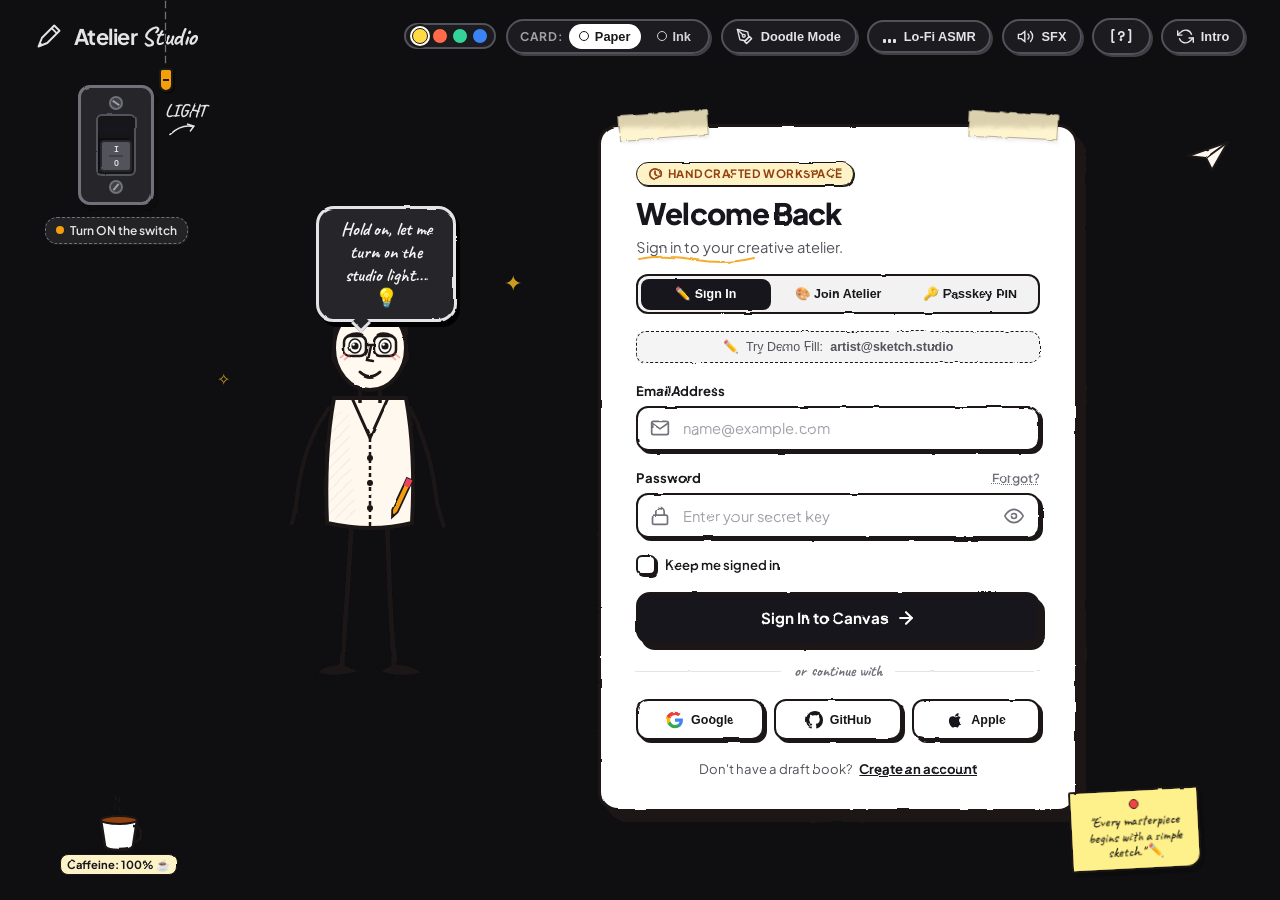
<file: sketch-login/index.html>
<!DOCTYPE html>
<html lang="en">
<head>
  <meta charset="UTF-8">
  <meta name="viewport" content="width=device-width, initial-scale=1.0">
  <title>Pencil Sketch Interactive Login | Atelier Studio</title>
  <meta name="description" content="An artistic hand-drawn pencil sketch interactive login page with switch toggle animation, warm yellow canvas, interactive doodle board, pupil tracking, and expressive character interactions.">
  <link rel="preconnect" href="https://fonts.googleapis.com">
  <link rel="preconnect" href="https://fonts.gstatic.com" crossorigin>
  <link href="https://fonts.googleapis.com/css2?family=Caveat:wght@600;700&family=Plus+Jakarta+Sans:wght@400;500;600;700;800&family=Space+Mono:wght@400;700&display=swap" rel="stylesheet">
  <link rel="stylesheet" href="style.css">
</head>
<body class="light-off">

  <!-- SVG Filters for Authentic Graphite Pencil & Paper Texture -->
  <svg class="svg-filters" aria-hidden="true" width="0" height="0">
    <defs>
      <!-- Graphite sketch stroke roughness filter -->
      <filter id="pencil-texture" x="-10%" y="-10%" width="120%" height="120%">
        <feTurbulence type="fractalNoise" baseFrequency="0.04" numOctaves="4" result="noise" />
        <feDisplacementMap in="SourceGraphic" in2="noise" scale="2.2" xChannelSelector="R" yChannelSelector="G" />
      </filter>
      
      <!-- Subtle rough paper filter -->
      <filter id="rough-edge">
        <feTurbulence type="turbulence" baseFrequency="0.05" numOctaves="2" result="turbulence"/>
        <feDisplacementMap in2="turbulence" in="SourceGraphic" scale="1.5" xChannelSelector="R" yChannelSelector="G"/>
      </filter>
      
      <!-- Sketch shading pattern -->
      <pattern id="crosshatch" width="8" height="8" patternTransform="rotate(45 0 0)" patternUnits="userSpaceOnUse">
        <line x1="0" y1="0" x2="0" y2="8" stroke="#1c1917" stroke-width="0.8" opacity="0.25" />
      </pattern>
      <pattern id="crosshatch-dense" width="6" height="6" patternTransform="rotate(-45 0 0)" patternUnits="userSpaceOnUse">
        <line x1="0" y1="0" x2="0" y2="6" stroke="#1c1917" stroke-width="0.9" opacity="0.35" />
      </pattern>
    </defs>
  </svg>

  <!-- Background Canvas & Paper Texture Overlay -->
  <div class="canvas-background">
    <div class="paper-texture"></div>
    <div class="graphite-grid"></div>
    <div class="dark-overlay"></div>
    <div class="light-beam"></div>
  </div>

  <!-- Particle and Doodle Canvases -->
  <canvas id="fxCanvas"></canvas>
  <canvas id="doodleCanvas"></canvas>

  <!-- Top Floating Navigation & Studio Controls -->
  <header class="top-nav">
    <div class="brand-sketch">
      <svg class="brand-icon" viewBox="0 0 32 32" width="28" height="28">
        <path d="M4,28 L8,18 L22,4 L28,10 L14,24 L4,28 Z" fill="none" stroke="currentColor" stroke-width="2.2" stroke-linejoin="round" />
        <path d="M19,7 L25,13" fill="none" stroke="currentColor" stroke-width="2" />
        <path d="M4,28 L9,26 L6,23 Z" fill="currentColor" />
      </svg>
      <span class="brand-title">Atelier<strong>Studio</strong></span>
    </div>

    <div class="top-actions">
      <!-- Studio Light Atmosphere Palette Switcher -->
      <div class="palette-picker" title="Atmosphere Palette Mood">
        <span class="pal-dot pal-amber active" data-theme="theme-amber" title="Amber Atelier"></span>
        <span class="pal-dot pal-terracotta" data-theme="theme-terracotta" title="Sunset Terracotta"></span>
        <span class="pal-dot pal-celadon" data-theme="theme-celadon" title="Mint Celadon"></span>
        <span class="pal-dot pal-blueprint" data-theme="theme-blueprint" title="Cyber Blueprint"></span>
      </div>

      <!-- Theme Card Mode Toggle (White Card vs Ink Black Card) -->
      <div class="card-theme-toggle">
        <span class="toggle-label">Card:</span>
        <button type="button" class="theme-btn active" id="cardStyleWhite" title="Paper White Card">
          <span class="color-dot white"></span>
          <span>Paper</span>
        </button>
        <button type="button" class="theme-btn" id="cardStyleBlack" title="Ink Black Card">
          <span class="color-dot black"></span>
          <span>Ink</span>
        </button>
      </div>

      <!-- Live Doodle Mode Toggle Button -->
      <button type="button" class="icon-tool-btn" id="doodleModeBtn" title="Draw & Doodle on the Page! (Hotkey: D)">
        <svg viewBox="0 0 24 24" width="17" height="17" fill="none" stroke="currentColor" stroke-width="2" stroke-linecap="round" stroke-linejoin="round">
          <path d="M12 19l7-7 3 3-7 7-3-3z"/>
          <path d="M18 13l-1.5-7.5L2 2l3.5 14.5L13 18l5-5z"/>
          <path d="M2 2l7.586 7.586"/>
          <circle cx="11" cy="11" r="2"/>
        </svg>
        <span class="btn-text">Doodle Mode</span>
      </button>

      <!-- Generative Lo-Fi ASMR Ambient Audio Toggle -->
      <button type="button" class="icon-tool-btn" id="ambientToggle" title="Toggle Lo-Fi Studio Vinyl ASMR">
        <div class="equalizer-icon" id="eqIcon">
          <span class="eq-bar"></span>
          <span class="eq-bar"></span>
          <span class="eq-bar"></span>
        </div>
        <span class="btn-text">Lo-Fi ASMR</span>
      </button>

      <!-- Sound FX Toggle -->
      <button type="button" class="icon-tool-btn" id="soundToggle" title="Toggle Sound Effects (Hotkey: S)">
        <svg class="sound-on-icon" viewBox="0 0 24 24" width="17" height="17" fill="none" stroke="currentColor" stroke-width="2" stroke-linecap="round">
          <polygon points="11 5 6 9 2 9 2 15 6 15 11 19 11 5" />
          <path d="M19.07 4.93a10 10 0 0 1 0 14.14M15.54 8.46a5 5 0 0 1 0 7.07" />
        </svg>
        <svg class="sound-off-icon hidden" viewBox="0 0 24 24" width="17" height="17" fill="none" stroke="currentColor" stroke-width="2" stroke-linecap="round">
          <polygon points="11 5 6 9 2 9 2 15 6 15 11 19 11 5" />
          <line x1="23" y1="9" x2="17" y2="15" />
          <line x1="17" y1="9" x2="23" y2="15" />
        </svg>
        <span class="btn-text">SFX</span>
      </button>

      <!-- Keyboard Shortcuts Cheat-sheet Modal Trigger -->
      <button type="button" class="icon-tool-btn" id="shortcutsBtn" title="Keyboard Shortcuts (Hotkey: ?)">
        <span style="font-family: var(--font-mono); font-weight: 800; font-size: 0.85rem;">[?]</span>
      </button>

      <!-- Replay Animation Button -->
      <button type="button" class="icon-tool-btn" id="replayIntroBtn" title="Replay Character Walk & Light Switch Intro">
        <svg viewBox="0 0 24 24" width="17" height="17" fill="none" stroke="currentColor" stroke-width="2" stroke-linecap="round" stroke-linejoin="round">
          <path d="M1 4v6h6M23 20v-6h-6" />
          <path d="M20.49 9A9 9 0 0 0 5.64 5.64L1 10m22 4l-4.64 4.36A9 9 0 0 1 3.51 15" />
        </svg>
        <span class="btn-text">Intro</span>
      </button>
    </div>
  </header>

  <!-- Interactive Light Switch on Wall (Pencil Sketch Style) -->
  <div class="switch-station" id="switchStation">
    <div class="switch-plate" id="switchPlate" title="Click to toggle the switch! (Hotkey: L)">
      <div class="plate-screw top"><div class="screw-slot"></div></div>
      
      <div class="switch-toggle-frame">
        <div class="toggle-track">
          <div class="toggle-rocker" id="toggleRocker">
            <span class="rocker-label on">I</span>
            <span class="rocker-ridge"></span>
            <span class="rocker-label off">O</span>
          </div>
        </div>
      </div>

      <div class="plate-screw bottom"><div class="screw-slot"></div></div>

      <div class="switch-label-sketch">
        <span class="handwritten">LIGHT</span>
        <svg class="sketch-arrow" viewBox="0 0 40 20" width="36" height="18">
          <path d="M5,10 Q20,2 32,8" fill="none" stroke="currentColor" stroke-width="1.8" stroke-linecap="round"/>
          <path d="M27,4 L33,8 L28,12" fill="none" stroke="currentColor" stroke-width="1.8" stroke-linecap="round"/>
        </svg>
      </div>
    </div>
    <div class="switch-hint" id="switchHint">
      <span class="pulse-indicator"></span>
      <span class="hint-text">Turn ON the switch</span>
    </div>
  </div>

  <!-- Hanging Spring Pull-Cord Lamp Chain -->
  <div class="pull-cord-station" id="pullCordStation" title="Drag or click to yank the light cord!">
    <div class="cord-chain" id="cordChain">
      <div class="chain-link"></div>
      <div class="chain-link"></div>
      <div class="chain-link"></div>
      <div class="chain-link"></div>
      <div class="chain-link"></div>
      <div class="chain-link"></div>
      <div class="chain-handle" id="cordHandle"></div>
    </div>
    <span class="pull-cord-hint handwritten">pull cord ⚡</span>
  </div>

  <!-- Main Experience Stage -->
  <main class="stage-container">
    
    <!-- Left Area: The Animated Pencil-Sketched Human Character -->
    <div class="character-arena" id="characterArena">
      <div class="character-wrapper" id="characterWrapper" title="Click to poke / tickle me! Double click to spin!">
        
        <!-- Speech Bubble from Character -->
        <div class="sketch-bubble" id="characterBubble">
          <div class="bubble-content handwritten" id="bubbleText">Let me turn on the light for you! ✨</div>
          <div class="bubble-tail"></div>
        </div>

        <!-- Master SVG Pencil Sketch Character with Vector Pupil Gaze Tracking -->
        <svg id="sketchHuman" class="sketch-human-svg" viewBox="0 0 280 440" width="280" height="440">
          <g id="humanRoot" class="character-group">
            
            <!-- Floor Shadow -->
            <ellipse id="charShadow" cx="140" cy="425" rx="65" ry="10" fill="url(#crosshatch)" opacity="0.7"/>

            <!-- Legs & Shoes -->
            <g id="charLegs" class="char-limb">
              <path class="sketch-line leg-l" d="M120,270 L115,350 L110,418" stroke="#1c1917" stroke-width="4.5" stroke-linecap="round" fill="none"/>
              <path class="sketch-line shoe-l" d="M110,418 Q95,418 88,424 Q105,428 122,423 Z" fill="#1c1917" stroke="#1c1917" stroke-width="2"/>

              <path class="sketch-line leg-r" d="M155,270 L158,350 L162,418" stroke="#1c1917" stroke-width="4.5" stroke-linecap="round" fill="none"/>
              <path class="sketch-line shoe-r" d="M162,418 Q178,418 186,424 Q168,428 152,423 Z" fill="#1c1917" stroke="#1c1917" stroke-width="2"/>
            </g>

            <!-- Torso / Jacket -->
            <g id="charTorso">
              <path class="sketch-line torso-body" d="M102,150 Q92,205 95,275 Q140,285 180,275 Q184,205 174,150 Z" 
                    fill="#fff8ee" stroke="#1c1917" stroke-width="4" stroke-linejoin="round"/>
              <path d="M100,165 Q95,215 97,270 Q120,275 125,270 Q115,200 118,160 Z" fill="url(#crosshatch)" opacity="0.6"/>
              
              <path class="sketch-line" d="M120,150 L138,190 L156,150" fill="none" stroke="#1c1917" stroke-width="3" stroke-linecap="round"/>
              <path class="sketch-line" d="M138,190 L138,278" stroke="#1c1917" stroke-width="2.5" stroke-dasharray="4,3"/>
              
              <circle cx="138" cy="210" r="3" fill="#1c1917"/>
              <circle cx="138" cy="235" r="3" fill="#1c1917"/>
              <circle cx="138" cy="260" r="3" fill="#1c1917"/>
            </g>

            <!-- Head & Face -->
            <g id="charHead" class="char-head-group">
              <path class="sketch-line" d="M128,140 L128,155 M148,140 L148,155" stroke="#1c1917" stroke-width="3.5"/>
              
              <ellipse class="sketch-line head-base" cx="138" cy="100" rx="36" ry="42" 
                       fill="#fff9f0" stroke="#1c1917" stroke-width="4"/>
              
              <!-- Hair -->
              <path class="sketch-line hair" d="M102,96 Q100,60 138,52 Q176,60 174,96 Q178,72 165,58 Q140,46 112,62 Q100,75 102,96 Z" 
                    fill="#1c1917" stroke="#1c1917" stroke-width="2"/>
              <path d="M112,66 Q128,78 142,68 Q155,80 168,72" fill="none" stroke="#1c1917" stroke-width="3" stroke-linecap="round"/>

              <!-- Ears -->
              <path class="sketch-line" d="M102,100 Q98,108 103,115" stroke="#1c1917" stroke-width="3" fill="none"/>
              <path class="sketch-line" d="M174,100 Q178,108 173,115" stroke="#1c1917" stroke-width="3" fill="none"/>

              <!-- Dynamic Cursor-Tracking Eyes & Glasses -->
              <g id="charEyes" class="eyes-normal">
                <path id="eyebrowL" class="sketch-line" d="M116,88 Q124,84 130,87" stroke="#1c1917" stroke-width="3" stroke-linecap="round" fill="none"/>
                <path id="eyebrowR" class="sketch-line" d="M146,87 Q152,84 160,88" stroke="#1c1917" stroke-width="3" stroke-linecap="round" fill="none"/>

                <!-- Left Eye Socket & Moveable Pupil -->
                <ellipse id="eyeL" cx="123" cy="98" rx="6" ry="7" fill="#FFFFFF" stroke="#1c1917" stroke-width="1.5"/>
                <g id="pupilGroupL" transform="translate(0, 0)">
                  <circle id="pupilL" cx="123" cy="98" r="3.6" fill="#1c1917"/>
                  <circle id="eyeGleamL" cx="121.5" cy="96.5" r="1.3" fill="#ffffff"/>
                </g>

                <!-- Right Eye Socket & Moveable Pupil -->
                <ellipse id="eyeR" cx="153" cy="98" rx="6" ry="7" fill="#FFFFFF" stroke="#1c1917" stroke-width="1.5"/>
                <g id="pupilGroupR" transform="translate(0, 0)">
                  <circle id="pupilR" cx="153" cy="98" r="3.6" fill="#1c1917"/>
                  <circle id="eyeGleamR" cx="151.5" cy="96.5" r="1.3" fill="#ffffff"/>
                </g>

                <!-- Glasses -->
                <rect x="112" y="88" width="22" height="20" rx="6" fill="none" stroke="#1c1917" stroke-width="2.5"/>
                <rect x="142" y="88" width="22" height="20" rx="6" fill="none" stroke="#1c1917" stroke-width="2.5"/>
                <path d="M134,97 L142,97" stroke="#1c1917" stroke-width="2.5"/>
              </g>

              <!-- Nose -->
              <path class="sketch-line" d="M138,98 L135,112 L141,113" fill="none" stroke="#1c1917" stroke-width="2.5" stroke-linecap="round"/>

              <!-- Mouth -->
              <path id="charMouth" class="sketch-line mouth-smile" d="M128,124 Q138,133 148,124" 
                    fill="none" stroke="#1c1917" stroke-width="3" stroke-linecap="round"/>

              <!-- Cheek blush -->
              <g id="charBlush" class="blush" opacity="0.4">
                <line x1="108" y1="110" x2="114" y2="105" stroke="#ef4444" stroke-width="1.8"/>
                <line x1="112" y1="112" x2="118" y2="107" stroke="#ef4444" stroke-width="1.8"/>
                <line x1="158" y1="107" x2="164" y2="112" stroke="#ef4444" stroke-width="1.8"/>
                <line x1="162" y1="105" x2="168" y2="110" stroke="#ef4444" stroke-width="1.8"/>
              </g>
            </g>

            <!-- Left Arm (Articulated for Switch Flip) -->
            <g id="charLeftArm" class="arm-interactive">
              <path id="armLDefault" class="sketch-line" d="M96,160 Q70,200 65,250 Q63,265 60,275" 
                    stroke="#1c1917" stroke-width="4" stroke-linecap="round" fill="none"/>
              
              <path id="armLReach" class="sketch-line hidden" d="M98,160 Q70,90 40,25 Q35,12 28,5" 
                    stroke="#1c1917" stroke-width="4.5" stroke-linecap="round" fill="none"/>
              
              <g id="handLReach" class="hidden">
                <path d="M28,5 Q20,2 16,10 Q22,18 28,16" fill="#fff9f0" stroke="#1c1917" stroke-width="3"/>
                <path d="M22,8 L8,-5" stroke="#1c1917" stroke-width="3.5" stroke-linecap="round"/>
              </g>
            </g>

            <!-- Right Arm & Hands -->
            <g id="charRightArm" class="arm-interactive">
              <path id="armRDefault" class="sketch-line" d="M178,160 Q200,205 205,255 Q208,268 212,278" 
                    stroke="#1c1917" stroke-width="4" stroke-linecap="round" fill="none"/>
              
              <g id="handRThumbsUp" class="hidden">
                <path d="M212,250 Q230,245 234,230 Q238,215 228,215 Q220,225 212,240" fill="#fff9f0" stroke="#1c1917" stroke-width="3"/>
                <path d="M228,215 L228,200" stroke="#1c1917" stroke-width="4" stroke-linecap="round"/>
              </g>
            </g>

            <!-- Hands Covering Eyes (Password typing mode) -->
            <g id="handsCoverEyes" class="hands-cover-group hidden">
              <g transform="translate(102, 75)">
                <path class="sketch-line" d="M-8,35 Q10,18 18,12 Q28,10 26,22 Q20,32 5,42 Z" fill="#fff9f0" stroke="#1c1917" stroke-width="3"/>
                <path d="M12,14 L24,16 M10,19 L22,22 M8,25 L19,28" stroke="#1c1917" stroke-width="2.2" stroke-linecap="round"/>
              </g>
              <g transform="translate(142, 75)">
                <path class="sketch-line" d="M36,35 Q18,18 10,12 Q0,10 2,22 Q8,32 23,42 Z" fill="#fff9f0" stroke="#1c1917" stroke-width="3"/>
                <path d="M16,14 L4,16 M18,19 L6,22 M20,25 L9,28" stroke="#1c1917" stroke-width="2.2" stroke-linecap="round"/>
              </g>
            </g>

            <!-- Mascot Pencil in Pocket -->
            <g id="mascotPencil" transform="translate(175, 230) rotate(25)" style="cursor: pointer;">
              <path d="M0,0 L6,0 L6,35 L3,42 L0,35 Z" fill="#f59e0b" stroke="#1c1917" stroke-width="1.8"/>
              <path d="M0,0 L6,0 L6,8 L0,8 Z" fill="#f43f5e"/>
              <path d="M2,38 L4,38 L3,42 Z" fill="#1c1917"/>
            </g>

          </g>
        </svg>

        <!-- Floating Sketch Doodles -->
        <div class="character-doodles">
          <span class="doodle-star s1">✦</span>
          <span class="doodle-star s2">✧</span>
        </div>

      </div>
    </div>

    <!-- Right Area: The High-Aesthetic Login Card Container -->
    <div class="login-arena">
      
      <div class="login-card-wrapper" id="loginCardWrapper">
        <div class="card-tape tape-top-left"></div>
        <div class="card-tape tape-top-right"></div>
        
        <!-- The Main Interactive Login Card -->
        <div class="login-card theme-white" id="loginCard">
          
          <!-- Card Header -->
          <div class="card-header">
            <div class="header-badge">
              <svg viewBox="0 0 16 16" width="14" height="14" fill="none" stroke="currentColor" stroke-width="2">
                <circle cx="8" cy="8" r="6"/>
                <path d="M8 4v4l2.5 2.5"/>
              </svg>
              <span>Handcrafted Workspace</span>
            </div>
            
            <h1 class="card-title" id="cardMainTitle">Welcome Back</h1>
            <p class="card-subtitle" id="cardMainSubtitle">
              Sign in to your creative atelier.
              <svg class="subtitle-flourish" viewBox="0 0 120 12" width="120" height="12">
                <path d="M2,6 Q30,1 60,7 Q90,12 118,5" fill="none" stroke="currentColor" stroke-width="2" stroke-linecap="round"/>
              </svg>
            </p>
          </div>

          <!-- Auth Mode Tabs (Sign In / Register / Passkey PIN) -->
          <div class="auth-tab-bar" role="tablist">
            <button type="button" class="auth-tab active" id="tabSignIn" role="tab" aria-selected="true">✏️ Sign In</button>
            <button type="button" class="auth-tab" id="tabSignUp" role="tab" aria-selected="false">🎨 Join Atelier</button>
            <button type="button" class="auth-tab" id="tabPasskey" role="tab" aria-selected="false">🔑 Passkey PIN</button>
          </div>

          <!-- TAB PANE 1: SIGN IN -->
          <div class="auth-tab-pane" id="paneSignIn">
            <!-- Fast Demo Auto-fill Helper -->
            <div class="demo-quickfill">
              <button type="button" class="demo-chip" id="quickFillBtn" title="Click to quickly fill sample credentials">
                <span class="chip-spark">✏️</span> Try Demo Fill: <strong>artist@sketch.studio</strong>
              </button>
            </div>

            <!-- The Login Form -->
            <form class="auth-form" id="loginForm" novalidate>
              
              <!-- Email Input Group -->
              <div class="form-group" id="emailGroup">
                <label for="emailInput" class="form-label">
                  <span>Email Address</span>
                  <span class="sketch-pencil-indicator" id="emailPencil">✏️ sketching...</span>
                </label>
                
                <div class="input-wrapper">
                  <div class="input-icon">
                    <svg viewBox="0 0 24 24" width="20" height="20" fill="none" stroke="currentColor" stroke-width="2" stroke-linecap="round">
                      <rect x="2" y="4" width="20" height="16" rx="2" />
                      <path d="M22 6L12 13 2 6" />
                    </svg>
                  </div>
                  
                  <input 
                    type="email" 
                    id="emailInput" 
                    name="email" 
                    class="sketch-input" 
                    placeholder="name@example.com" 
                    autocomplete="email"
                    required
                  >
                </div>
                <span class="field-error" id="emailError">Please enter a valid email address</span>
              </div>

              <!-- Password Input Group -->
              <div class="form-group" id="passwordGroup">
                <div class="label-row">
                  <label for="passwordInput" class="form-label">
                    <span>Password</span>
                    <span class="sketch-pencil-indicator" id="passwordPencil">🙈 Looking away!</span>
                  </label>
                  <a href="#forgot" class="forgot-link" id="forgotPasswordLink">Forgot?</a>
                </div>
                
                <div class="input-wrapper">
                  <div class="input-icon">
                    <svg viewBox="0 0 24 24" width="20" height="20" fill="none" stroke="currentColor" stroke-width="2" stroke-linecap="round">
                      <rect x="3" y="11" width="18" height="11" rx="2" ry="2"/>
                      <path d="M7 11V7a5 5 0 0 1 10 0v4"/>
                    </svg>
                  </div>
                  
                  <input 
                    type="password" 
                    id="passwordInput" 
                    name="password" 
                    class="sketch-input" 
                    placeholder="Enter your secret key" 
                    autocomplete="current-password"
                    required
                  >

                  <button type="button" class="password-toggle" id="togglePasswordBtn" title="Toggle password visibility">
                    <svg class="eye-open" viewBox="0 0 24 24" width="20" height="20" fill="none" stroke="currentColor" stroke-width="2" stroke-linecap="round">
                      <path d="M1 12s4-8 11-8 11 8 11 8-4 8-11 8-11-8-11-8z" />
                      <circle cx="12" cy="12" r="3" />
                    </svg>
                    <svg class="eye-closed hidden" viewBox="0 0 24 24" width="20" height="20" fill="none" stroke="currentColor" stroke-width="2" stroke-linecap="round">
                      <path d="M17.94 17.94A10.07 10.07 0 0 1 12 20c-7 0-11-8-11-8a18.45 18.45 0 0 1 5.06-5.94M9.9 4.24A9.12 9.12 0 0 1 12 4c7 0 11 8 11 8a18.5 18.5 0 0 1-2.16 3.19m-6.72-1.07a3 3 0 1 1-4.24-4.24" />
                      <line x1="1" y1="1" x2="23" y2="23" />
                    </svg>
                  </button>
                </div>
                
                <div class="password-meter" id="passwordMeter">
                  <div class="meter-track"><div class="meter-bar" id="meterBar"></div></div>
                  <div class="meter-label" id="meterLabel">Password strength: Empty</div>
                </div>
                <span class="field-error" id="passwordError">Password must be at least 6 characters</span>
              </div>

              <!-- Remember Me & Preferences -->
              <div class="form-auxiliary">
                <label class="sketch-checkbox-container" id="rememberMeContainer">
                  <input type="checkbox" id="rememberMeCheckbox" name="remember">
                  <span class="sketch-checkmark">
                    <svg viewBox="0 0 16 16" width="14" height="14">
                      <path class="check-path" d="M3,8 L6,12 L13,3" fill="none" stroke="currentColor" stroke-width="2.5" stroke-linecap="round" stroke-linejoin="round"/>
                    </svg>
                  </span>
                  <span class="checkbox-text">Keep me signed in</span>
                </label>
              </div>

              <!-- Sign In Submit Button -->
              <button type="submit" class="sketch-submit-btn" id="submitBtn">
                <span class="btn-content">
                  <span class="btn-label">Sign In to Canvas</span>
                  <svg class="btn-arrow" viewBox="0 0 24 24" width="20" height="20" fill="none" stroke="currentColor" stroke-width="2.5" stroke-linecap="round" stroke-linejoin="round">
                    <line x1="5" y1="12" x2="19" y2="12" />
                    <polyline points="12 5 19 12 12 19" />
                  </svg>
                </span>
                <span class="spinner-sketch hidden" id="submitSpinner">
                  <svg viewBox="0 0 24 24" width="22" height="22">
                    <circle cx="12" cy="12" r="9" fill="none" stroke="currentColor" stroke-width="3" stroke-dasharray="35" stroke-dashoffset="10"/>
                  </svg>
                </span>
              </button>

            </form>

            <div class="sketch-divider">
              <span class="divider-line"></span>
              <span class="divider-text handwritten">or continue with</span>
              <span class="divider-line"></span>
            </div>

            <!-- Social Login Sketched Badges -->
            <div class="social-auth-grid">
              <button type="button" class="social-btn" title="Sign in with Google" onclick="handleSocialAuth('Google')">
                <svg viewBox="0 0 24 24" width="18" height="18">
                  <path d="M22.56 12.25c0-.78-.07-1.53-.2-2.25H12v4.26h5.92c-.26 1.37-1.04 2.53-2.21 3.31v2.77h3.57c2.08-1.92 3.28-4.74 3.28-8.09z" fill="#4285F4"/>
                  <path d="M12 23c2.97 0 5.46-.98 7.28-2.66l-3.57-2.77c-.98.66-2.23 1.06-3.71 1.06-2.86 0-5.29-1.93-6.16-4.53H2.18v2.84C3.99 20.53 7.7 23 12 23z" fill="#34A853"/>
                  <path d="M5.84 14.09c-.22-.66-.35-1.36-.35-2.09s.13-1.43.35-2.09V7.06H2.18C1.43 8.55 1 10.22 1 12s.43 3.45 1.18 4.94l2.85-2.22.81-.63z" fill="#FBBC05"/>
                  <path d="M12 5.38c1.62 0 3.06.56 4.21 1.64l3.15-3.15C17.45 2.09 14.97 1 12 1 7.7 1 3.99 3.47 2.18 7.06l3.66 2.84c.87-2.6 3.3-4.52 6.16-4.52z" fill="#EA4335"/>
                </svg>
                <span>Google</span>
              </button>

              <button type="button" class="social-btn" title="Sign in with GitHub" onclick="handleSocialAuth('GitHub')">
                <svg viewBox="0 0 24 24" width="18" height="18" fill="currentColor">
                  <path d="M12 0C5.37 0 0 5.37 0 12c0 5.31 3.435 9.795 8.205 11.385.6.105.825-.255.825-.57 0-.285-.015-1.23-.015-2.235-3.015.555-3.795-.735-4.035-1.41-.135-.345-.72-1.41-1.23-1.695-.42-.225-1.02-.78-.015-.795.945-.015 1.62.87 1.845 1.23 1.08 1.815 2.805 1.305 3.495.99.105-.78.42-1.305.765-1.605-2.67-.3-5.46-1.335-5.46-5.925 0-1.305.465-2.385 1.23-3.225-.12-.3-.54-1.53.12-3.18 0 0 1.005-.315 3.3 1.23.96-.27 1.98-.405 3-.405s2.04.135 3 .405c2.295-1.56 3.3-1.23 3.3-1.23.66 1.65.24 2.88.12 3.18.765.84 1.23 1.905 1.23 3.225 0 4.605-2.805 5.625-5.475 5.925.435.375.81 1.095.81 2.22 0 1.605-.015 2.895-.015 3.3 0 .315.225.69.825.57A12.02 12.02 0 0024 12c0-6.63-5.37-12-12-12z"/>
                </svg>
                <span>GitHub</span>
              </button>

              <button type="button" class="social-btn" title="Sign in with Apple" onclick="handleSocialAuth('Apple')">
                <svg viewBox="0 0 24 24" width="18" height="18" fill="currentColor">
                  <path d="M18.71 19.5c-.83 1.24-1.71 2.45-3.05 2.47-1.34.03-1.77-.79-3.29-.79-1.53 0-2 .77-3.27.82-1.31.05-2.3-1.32-3.14-2.53C4.25 17 2.94 12.45 4.7 9.39c.87-1.52 2.43-2.48 4.12-2.51 1.28-.02 2.5.87 3.29.87.78 0 2.26-1.07 3.81-.91.65.03 2.47.26 3.64 1.98-.09.06-2.17 1.28-2.15 3.81.03 3.02 2.65 4.03 2.68 4.04-.03.07-.42 1.44-1.38 2.83M15.97 6.87c.6-1.07 1-2.57.81-4.07-1.32.08-2.85.9-3.74 1.94-.59.69-1.12 2.22-.92 3.69 1.48.11 2.95-.77 3.85-1.56z"/>
                </svg>
                <span>Apple</span>
              </button>
            </div>
          </div>

          <!-- TAB PANE 2: JOIN ATELIER (REGISTER) -->
          <div class="auth-tab-pane hidden" id="paneSignUp">
            <form class="auth-form" id="signUpForm" novalidate>
              <div class="form-group">
                <label class="form-label"><span>Choose Artist Persona</span></label>
                <div class="avatar-grid" id="avatarGrid">
                  <div class="avatar-choice selected" data-avatar="🎨" data-role="Painter">
                    <span>🎨</span><span class="avatar-label">Painter</span>
                  </div>
                  <div class="avatar-choice" data-avatar="✒️" data-role="Inker">
                    <span>✒️</span><span class="avatar-label">Inker</span>
                  </div>
                  <div class="avatar-choice" data-avatar="📐" data-role="Architect">
                    <span>📐</span><span class="avatar-label">Arch</span>
                  </div>
                  <div class="avatar-choice" data-avatar="🔮" data-role="Sculptor">
                    <span>🔮</span><span class="avatar-label">3D Sculpt</span>
                  </div>
                  <div class="avatar-choice" data-avatar="👾" data-role="Pixel">
                    <span>👾</span><span class="avatar-label">Pixel</span>
                  </div>
                </div>
              </div>

              <div class="form-group" id="regNameGroup">
                <label for="regNameInput" class="form-label"><span>Artist Handle / Name</span></label>
                <div class="input-wrapper">
                  <div class="input-icon"><span>@</span></div>
                  <input type="text" id="regNameInput" class="sketch-input" placeholder="e.g. LeonardoDaSketch" required>
                </div>
              </div>

              <div class="form-group" id="regEmailGroup">
                <label for="regEmailInput" class="form-label"><span>Atelier Email</span></label>
                <div class="input-wrapper">
                  <div class="input-icon"><span>✉️</span></div>
                  <input type="email" id="regEmailInput" class="sketch-input" placeholder="artist@studio.design" required>
                </div>
              </div>

              <div class="form-group" id="regPassGroup">
                <label for="regPassInput" class="form-label"><span>Master Key Password</span></label>
                <div class="input-wrapper">
                  <div class="input-icon"><span>🔒</span></div>
                  <input type="password" id="regPassInput" class="sketch-input" placeholder="Draw your secret key" required>
                </div>
                
                <!-- Dynamic Artwork Password Quality Progress Preview -->
                <div class="sketch-pass-preview">
                  <svg class="pass-drawing-svg" id="passDrawingSvg" viewBox="0 0 40 40">
                    <circle cx="20" cy="20" r="16" fill="none" stroke="#1C1917" stroke-width="2" stroke-dasharray="3 3"/>
                    <path id="svgArtworkProgress" d="M12 24 L20 14 L28 24 Z" fill="none" stroke="#1C1917" stroke-width="2"/>
                  </svg>
                  <div>
                    <strong id="artQualityTitle" style="font-size: 0.78rem; display: block;">Draft Wireframe</strong>
                    <span id="artQualitySub" style="font-size: 0.72rem; color: var(--ink-secondary);">Type uppercase, numbers & symbols</span>
                  </div>
                </div>
              </div>

              <button type="submit" class="sketch-submit-btn" id="regSubmitBtn">
                <span class="btn-content">
                  <span class="btn-label">Create Artist Pass</span>
                  <span>🎨</span>
                </span>
              </button>
            </form>
          </div>

          <!-- TAB PANE 3: PASSKEY PIN (OTP) -->
          <div class="auth-tab-pane hidden" id="panePasskey">
            <div style="text-align: center; margin: 0.5rem 0 1rem 0;">
              <p style="font-size: 0.85rem; color: var(--ink-secondary);">Enter the 6-digit studio sketch code sent to your registered device:</p>
            </div>
            
            <form id="passkeyForm">
              <div class="otp-grid" id="otpGrid">
                <input type="text" maxlength="1" class="otp-box" data-index="0" autofocus>
                <input type="text" maxlength="1" class="otp-box" data-index="1">
                <input type="text" maxlength="1" class="otp-box" data-index="2">
                <input type="text" maxlength="1" class="otp-box" data-index="3">
                <input type="text" maxlength="1" class="otp-box" data-index="4">
                <input type="text" maxlength="1" class="otp-box" data-index="5">
              </div>

              <div style="display: flex; justify-content: space-between; align-items: center; margin: 0.8rem 0;">
                <span id="otpTimerText" style="font-size: 0.78rem; font-weight: 600; color: var(--ink-secondary);">Resend in <strong id="otpCountdown">00:45</strong></span>
                <button type="button" id="otpResendBtn" class="forgot-link" style="border: none; background: none; cursor: pointer;" disabled>Resend Code</button>
              </div>

              <button type="submit" class="sketch-submit-btn" id="otpSubmitBtn">
                <span class="btn-content">
                  <span class="btn-label">Verify & Unlock Atelier</span>
                  <span>✨</span>
                </span>
              </button>
            </form>
          </div>

          <!-- Card Footer -->
          <div class="card-footer">
            <span id="footerPromptText">Don't have a draft book?</span>
            <a href="#signup" class="signup-link" id="signUpLink">Create an account</a>
          </div>

        </div>
      </div>
      
    </div>

  </main>

  <!-- Interactive Desk Art Props on the Stage -->
  <!-- 1. Steaming Coffee Mug -->
  <div class="desk-prop coffee-mug-prop" id="coffeeProp" title="Click to sip artist coffee! ☕">
    <svg class="mug-steam" viewBox="0 0 24 30">
      <path class="steam-line" d="M6 25 Q12 15 6 5" fill="none" stroke="#1C1917" stroke-width="2"/>
      <path class="steam-line" d="M14 28 Q8 18 14 8" fill="none" stroke="#1C1917" stroke-width="2" style="animation-delay: 0.5s;"/>
    </svg>
    <svg viewBox="0 0 48 38" width="48" height="38">
      <path d="M6 6 L10 32 Q12 36 24 36 Q36 36 38 32 L42 6 Z" fill="#FFFFFF" stroke="#1C1917" stroke-width="2.5"/>
      <path d="M38 12 Q46 12 46 20 Q46 28 38 28" fill="none" stroke="#1C1917" stroke-width="2.5"/>
      <ellipse cx="24" cy="6" rx="18" ry="4" fill="#92400E" stroke="#1C1917" stroke-width="2"/>
    </svg>
    <span class="mug-badge" id="caffeineBadge">Caffeine: 100% ☕</span>
  </div>

  <!-- 2. Paper Airplane -->
  <div class="desk-prop paper-plane-prop" id="paperPlaneProp" title="Click to fly paper airplane! ✈️">
    <svg viewBox="0 0 44 32" width="44" height="32">
      <path d="M2 16 L42 2 L26 30 L20 18 Z" fill="#FFF8EE" stroke="#1C1917" stroke-width="2.2" stroke-linejoin="round"/>
      <path d="M42 2 L20 18" stroke="#1C1917" stroke-width="2"/>
    </svg>
  </div>

  <!-- 3. Sketch Sticky Note -->
  <div class="desk-prop sticky-note-prop" id="stickyNoteProp" title="Click to reveal artist wisdom! 💡">
    <div class="sticky-pin"></div>
    <div class="sticky-text handwritten" id="stickyTipText">"Every masterpiece begins with a simple sketch." ✏️</div>
  </div>

  <!-- Live Studio Doodle Board & Floating Sketch Toolbar -->
  <div class="doodle-toolbar" id="doodleToolbar">
    <button type="button" class="doodle-tool-btn active" data-tool="pencil" id="toolPencil" title="Graphite Pencil">
      <span>✏️</span><span>Pencil</span>
    </button>
    <button type="button" class="doodle-tool-btn" data-tool="marker" id="toolMarker" title="Studio Highlighter">
      <span>🖌️</span><span>Marker</span>
    </button>
    <button type="button" class="doodle-tool-btn" data-tool="eraser" id="toolEraser" title="Art Eraser">
      <span>🧹</span><span>Eraser</span>
    </button>
    <button type="button" class="doodle-tool-btn" data-tool="stamp" id="toolStamp" title="Stamp Doodle Sticker">
      <span>⭐</span><span>Stamp</span>
    </button>

    <div class="color-swatches">
      <span class="swatch swatch-graphite active" data-color="#1C1917" title="Noir Graphite"></span>
      <span class="swatch swatch-amber" data-color="#F59E0B" title="Warm Amber"></span>
      <span class="swatch swatch-red" data-color="#EF4444" title="Crimson Red"></span>
      <span class="swatch swatch-blue" data-color="#3B82F6" title="Cobalt Blue"></span>
      <span class="swatch swatch-green" data-color="#10B981" title="Emerald Green"></span>
    </div>

    <div class="size-picker">
      <span class="size-dot s-small" data-size="3" title="Fine Line"></span>
      <span class="size-dot s-med active" data-size="7" title="Sketch Medium"></span>
      <span class="size-dot s-large" data-size="16" title="Broad Stroke"></span>
    </div>

    <button type="button" class="doodle-tool-btn" id="doodleUndoBtn" title="Undo Last Stroke">
      <span>↩️</span>
    </button>
    <button type="button" class="doodle-tool-btn" id="doodleClearBtn" title="Clear Canvas">
      <span>🗑️</span>
    </button>
    <button type="button" class="doodle-tool-btn" id="doodleDownloadBtn" title="Download Artwork (PNG)">
      <span>💾</span>
    </button>
    <button type="button" class="doodle-tool-btn" id="doodleCloseBtn" style="color: #EF4444;" title="Exit Doodle Mode">
      <span>✖</span>
    </button>
  </div>

  <!-- Success Confirmation Modal -->
  <div class="modal-backdrop hidden" id="successModal" role="dialog" aria-modal="true">
    <div class="modal-card">
      <div class="modal-icon-badge">
        <svg viewBox="0 0 24 24" width="36" height="36" fill="none" stroke="currentColor" stroke-width="3" stroke-linecap="round" stroke-linejoin="round">
          <polyline points="20 6 9 17 4 12" />
        </svg>
      </div>
      <h2 class="modal-title">Welcome to Atelier!</h2>
      <p class="modal-desc" id="modalUserMsg">Authentication successful. Your sketchpad and projects are synchronizing...</p>
      <button type="button" class="modal-close-btn" id="modalCloseBtn">Enter Studio Workspace</button>
    </div>
  </div>

  <!-- Forgot Password Sketch Modal -->
  <div class="modal-backdrop hidden" id="forgotModal" role="dialog" aria-modal="true">
    <div class="modal-card">
      <div class="modal-icon-badge" style="background:#FEF3C7; color:#D97706;">
        <svg viewBox="0 0 24 24" width="32" height="32" fill="none" stroke="currentColor" stroke-width="2.5" stroke-linecap="round">
          <circle cx="12" cy="12" r="10" />
          <path d="M12 8v4M12 16h.01" />
        </svg>
      </div>
      <h2 class="modal-title">Reset Studio Key</h2>
      <p class="modal-desc">Enter your email and our sketch courier will dispatch a draft recovery link to your inbox.</p>
      
      <div class="form-group" style="width: 100%;">
        <input type="email" id="forgotEmailInput" class="sketch-input" placeholder="artist@sketch.studio">
      </div>

      <div class="modal-actions">
        <button type="button" class="modal-cancel-btn" id="forgotCancelBtn">Cancel</button>
        <button type="button" class="modal-close-btn" id="forgotSubmitBtn">Send Link</button>
      </div>
    </div>
  </div>

  <!-- Keyboard Shortcuts Cheat-sheet Modal -->
  <div class="modal-backdrop hidden" id="shortcutsModal" role="dialog" aria-modal="true">
    <div class="modal-card">
      <h2 class="modal-title">⌨️ Studio Shortcuts</h2>
      <div class="shortcut-list">
        <div class="shortcut-item"><span>Toggle Studio Light</span><span class="kbd-key">L</span></div>
        <div class="shortcut-item"><span>Toggle Live Doodle Mode</span><span class="kbd-key">D</span></div>
        <div class="shortcut-item"><span>Toggle Sound Effects</span><span class="kbd-key">S</span></div>
        <div class="shortcut-item"><span>Toggle Card Ink Theme</span><span class="kbd-key">T</span></div>
        <div class="shortcut-item"><span>Switch Auth Tabs</span><span class="kbd-key">1 / 2 / 3</span></div>
        <div class="shortcut-item"><span>Close Modals / Doodle</span><span class="kbd-key">ESC</span></div>
      </div>
      <button type="button" class="modal-close-btn" id="shortcutsCloseBtn">Got it!</button>
    </div>
  </div>

  <!-- Scripts -->
  <script src="sounds.js"></script>
  <script src="app.js"></script>
</body>
</html>
</file>
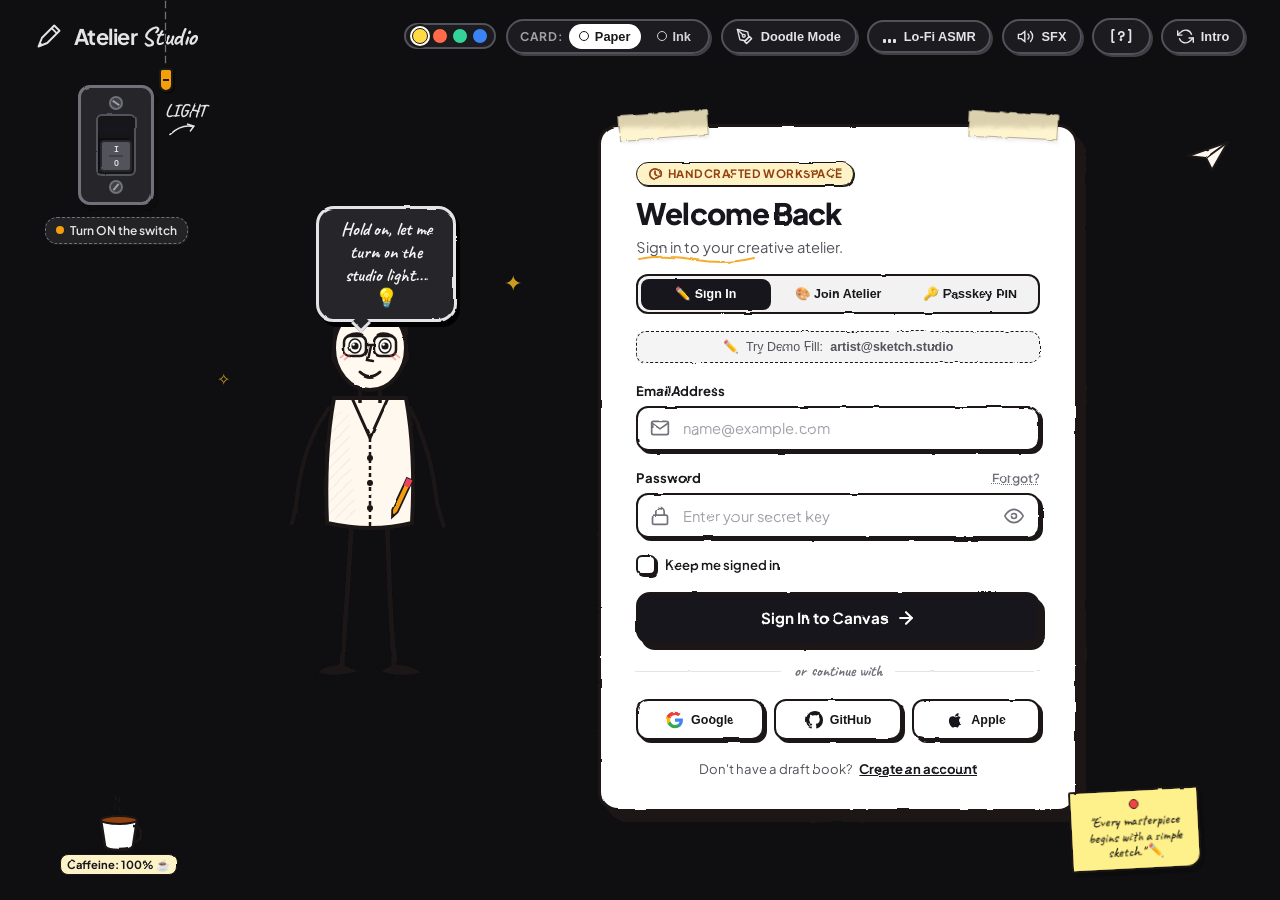
<file: login.html>
<!DOCTYPE html>
<html lang="en">
<head>
  <meta charset="UTF-8">
  <meta name="viewport" content="width=device-width, initial-scale=1.0">
  <title>Pencil Sketch Interactive Login | Atelier Studio</title>
  <meta name="description" content="An artistic hand-drawn pencil sketch interactive login page with switch toggle animation, warm yellow canvas, interactive doodle board, pupil tracking, and expressive character interactions.">
  <link rel="preconnect" href="https://fonts.googleapis.com">
  <link rel="preconnect" href="https://fonts.gstatic.com" crossorigin>
  <link href="https://fonts.googleapis.com/css2?family=Caveat:wght@600;700&family=Plus+Jakarta+Sans:wght@400;500;600;700;800&family=Space+Mono:wght@400;700&display=swap" rel="stylesheet">
  
  <style>
    /* ==========================================================================
       PENCIL SKETCH INTERACTIVE LOGIN EXPERIENCE
       Artistic Handcrafted Aesthetic & Lighting Architecture
       ========================================================================== */

    :root {
      /* Dynamic Palette: Amber Atelier (Default) */
      --bg-dark: #141416;
      --bg-dark-grid: rgba(255, 255, 255, 0.04);
      --bg-yellow-base: #FFDA44;
      --bg-yellow-warm: #FFE478;
      --bg-yellow-deep: #F0B800;
      
      --ink-primary: #18181B;
      --ink-secondary: #52525B;
      --ink-muted: #71717A;
      --ink-light: #F4F4F5;
      
      --graphite-stroke: #1C1917;
      --graphite-shadow: rgba(24, 24, 27, 0.16);
      --graphite-shadow-lg: rgba(24, 24, 27, 0.24);
      
      --sketch-paper-white: #FFFFFF;
      --sketch-paper-offwhite: #FAF8F5;
      --sketch-card-dark: #18181C;
      --sketch-card-dark-surface: #222228;
      
      --accent-amber: #D97706;
      --accent-red: #DC2626;
      --accent-green: #16A34A;
      --accent-blue: #2563EB;
      --accent-purple: #9333EA;
      
      --font-main: 'Plus Jakarta Sans', -apple-system, BlinkMacSystemFont, sans-serif;
      --font-sketch: 'Caveat', cursive, sans-serif;
      --font-mono: 'Space Mono', monospace;
      
      --transition-smooth: all 0.4s cubic-bezier(0.16, 1, 0.3, 1);
      --transition-bounce: all 0.5s cubic-bezier(0.34, 1.56, 0.64, 1);
      --transition-fast: all 0.18s ease;
    }

    /* Palette Variations for Studio Atmosphere */
    body.theme-terracotta.light-on .canvas-background {
      background: radial-gradient(circle at 18% 18%, #FF9A76 0%, #FF6B4A 50%, #D84315 100%);
    }
    body.theme-celadon.light-on .canvas-background {
      background: radial-gradient(circle at 18% 18%, #A7F3D0 0%, #34D399 50%, #059669 100%);
    }
    body.theme-blueprint.light-on .canvas-background {
      background: radial-gradient(circle at 18% 18%, #93C5FD 0%, #3B82F6 50%, #1D4ED8 100%);
    }

    /* Reset & Base Styles */
    *, *::before, *::after {
      box-sizing: border-box;
      margin: 0;
      padding: 0;
      -webkit-font-smoothing: antialiased;
      -moz-osx-font-smoothing: grayscale;
    }

    html, body {
      width: 100%;
      min-height: 100vh;
      font-family: var(--font-main);
      overflow-x: hidden;
      position: relative;
      color: var(--ink-primary);
      user-select: none;
    }

    .hidden {
      display: none !important;
    }

    .handwritten {
      font-family: var(--font-sketch);
    }

    .svg-filters {
      position: absolute;
      width: 0;
      height: 0;
      pointer-events: none;
    }

    /* Background Canvas & Lighting Mechanics */
    .canvas-background {
      position: fixed;
      inset: 0;
      z-index: 0;
      transition: background-color 0.8s cubic-bezier(0.16, 1, 0.3, 1), background 0.8s ease;
      overflow: hidden;
    }

    body.light-off .canvas-background {
      background-color: var(--bg-dark);
    }

    body.light-on .canvas-background {
      background-color: var(--bg-yellow-base);
      background: radial-gradient(circle at 18% 18%, var(--bg-yellow-warm) 0%, var(--bg-yellow-base) 45%, var(--bg-yellow-deep) 100%);
    }

    /* Realistic Hand-Drawn Paper Texture Grain */
    .paper-texture {
      position: absolute;
      inset: 0;
      opacity: 0.28;
      pointer-events: none;
      background-image: radial-gradient(#1c1917 0.75px, transparent 0.75px), radial-gradient(#1c1917 0.75px, transparent 0.75px);
      background-size: 24px 24px;
      background-position: 0 0, 12px 12px;
      transition: opacity 0.6s ease;
    }

    body.light-off .paper-texture {
      opacity: 0.15;
      background-image: radial-gradient(#ffffff 0.75px, transparent 0.75px);
    }

    .graphite-grid {
      position: absolute;
      inset: 0;
      pointer-events: none;
      background-size: 40px 40px;
      background-image: 
        linear-gradient(to right, rgba(28, 25, 23, 0.06) 1px, transparent 1px),
        linear-gradient(to bottom, rgba(28, 25, 23, 0.06) 1px, transparent 1px);
      opacity: 0.8;
      transition: opacity 0.6s ease;
    }

    body.light-off .graphite-grid {
      background-image: 
        linear-gradient(to right, var(--bg-dark-grid) 1px, transparent 1px),
        linear-gradient(to bottom, var(--bg-dark-grid) 1px, transparent 1px);
      opacity: 0.5;
    }

    .dark-overlay {
      position: absolute;
      inset: 0;
      background: rgba(15, 15, 18, 0.92);
      opacity: 1;
      transition: opacity 0.8s cubic-bezier(0.16, 1, 0.3, 1);
      pointer-events: none;
    }

    body.light-on .dark-overlay {
      opacity: 0;
    }

    .light-beam {
      position: absolute;
      top: 100px;
      left: 90px;
      width: 10px;
      height: 10px;
      border-radius: 50%;
      background: radial-gradient(circle, rgba(255, 255, 255, 0.95) 0%, rgba(255, 228, 120, 0.6) 50%, transparent 80%);
      transform: scale(0);
      opacity: 0;
      pointer-events: none;
      z-index: 1;
    }

    .light-beam.flash {
      animation: lightBurst 0.9s cubic-bezier(0.1, 0.9, 0.2, 1) forwards;
    }

    @keyframes lightBurst {
      0% { transform: scale(0); opacity: 1; }
      50% { opacity: 0.8; }
      100% { transform: scale(320); opacity: 0; }
    }

    /* Fullscreen Particle FX Canvas */
    #fxCanvas {
      position: fixed;
      inset: 0;
      pointer-events: none;
      z-index: 90;
    }

    /* Interactive Doodle Canvas Overlay */
    #doodleCanvas {
      position: fixed;
      inset: 0;
      pointer-events: none;
      z-index: 85;
    }
    body.doodle-active #doodleCanvas {
      pointer-events: auto;
      cursor: crosshair;
    }

    /* Top Navigation & Floating Studio Controls */
    .top-nav {
      position: relative;
      z-index: 20;
      display: flex;
      justify-content: space-between;
      align-items: center;
      padding: 1.1rem 2.2rem;
      transition: var(--transition-smooth);
    }

    .brand-sketch {
      display: flex;
      align-items: center;
      gap: 0.65rem;
      font-size: 1.35rem;
      font-weight: 700;
      letter-spacing: -0.02em;
      transition: color 0.4s ease;
    }

    body.light-off .brand-sketch {
      color: #E4E4E7;
    }

    body.light-on .brand-sketch {
      color: var(--ink-primary);
    }

    .brand-title strong {
      font-family: var(--font-sketch);
      font-size: 1.65rem;
      margin-left: 3px;
      font-weight: 700;
    }

    .top-actions {
      display: flex;
      align-items: center;
      gap: 0.65rem;
      flex-wrap: wrap;
    }

    .card-theme-toggle {
      display: flex;
      align-items: center;
      gap: 0.35rem;
      background: rgba(255, 255, 255, 0.25);
      backdrop-filter: blur(8px);
      border: 2px solid var(--graphite-stroke);
      border-radius: 30px;
      padding: 0.2rem 0.45rem;
      box-shadow: 2px 2px 0 var(--graphite-stroke);
    }

    body.light-off .card-theme-toggle {
      background: rgba(30, 30, 36, 0.85);
      border-color: #52525B;
      box-shadow: 2px 2px 0 #3f3f46;
    }

    .toggle-label {
      font-size: 0.75rem;
      font-weight: 700;
      text-transform: uppercase;
      letter-spacing: 0.05em;
      padding-left: 0.3rem;
      color: inherit;
    }

    body.light-off .toggle-label {
      color: #A1A1AA;
    }

    .theme-btn {
      display: flex;
      align-items: center;
      gap: 0.35rem;
      background: transparent;
      border: none;
      padding: 0.3rem 0.65rem;
      font-size: 0.8rem;
      font-weight: 600;
      border-radius: 20px;
      cursor: pointer;
      color: inherit;
      transition: var(--transition-fast);
    }

    body.light-off .theme-btn {
      color: #D4D4D8;
    }

    .theme-btn.active {
      background: var(--ink-primary);
      color: #FFFFFF;
    }

    body.light-off .theme-btn.active {
      background: #FFFFFF;
      color: #18181B;
    }

    .color-dot {
      width: 10px;
      height: 10px;
      border-radius: 50%;
      border: 1px solid currentColor;
    }

    .color-dot.white {
      background-color: #FFFFFF;
    }

    .color-dot.black {
      background-color: #18181B;
    }

    .icon-tool-btn {
      display: flex;
      align-items: center;
      gap: 0.45rem;
      background: rgba(255, 255, 255, 0.35);
      backdrop-filter: blur(8px);
      border: 2px solid var(--graphite-stroke);
      border-radius: 30px;
      padding: 0.42rem 0.85rem;
      font-size: 0.8rem;
      font-weight: 600;
      cursor: pointer;
      box-shadow: 2px 2px 0 var(--graphite-stroke);
      transition: transform 0.15s ease, box-shadow 0.15s ease, background-color 0.25s ease;
      color: inherit;
    }

    body.light-off .icon-tool-btn {
      background: rgba(30, 30, 36, 0.85);
      border-color: #52525B;
      color: #E4E4E7;
      box-shadow: 2px 2px 0 #3f3f46;
    }

    .icon-tool-btn:hover {
      transform: translate(-1px, -1px);
      box-shadow: 3px 3px 0 var(--graphite-stroke);
      background: rgba(255, 255, 255, 0.6);
    }

    body.light-off .icon-tool-btn:hover {
      box-shadow: 3px 3px 0 #52525B;
      background: rgba(45, 45, 55, 0.95);
    }

    .icon-tool-btn:active {
      transform: translate(1px, 1px);
      box-shadow: 1px 1px 0 var(--graphite-stroke);
    }

    .icon-tool-btn.btn-active {
      background: var(--ink-primary) !important;
      color: #FFF !important;
    }

    body.light-off .icon-tool-btn.btn-active {
      background: #FEF08A !important;
      color: #18181B !important;
    }

    /* Equalizer Bars for Lo-Fi ASMR */
    .equalizer-icon {
      display: flex;
      align-items: flex-end;
      gap: 2px;
      height: 14px;
      width: 14px;
    }
    .eq-bar {
      width: 3px;
      background: currentColor;
      border-radius: 1px;
      height: 4px;
      transition: height 0.2s ease;
    }
    .playing .eq-bar:nth-child(1) { animation: eqBounce 0.6s ease infinite alternate; }
    .playing .eq-bar:nth-child(2) { animation: eqBounce 0.8s ease 0.15s infinite alternate; }
    .playing .eq-bar:nth-child(3) { animation: eqBounce 0.5s ease 0.3s infinite alternate; }

    @keyframes eqBounce {
      0% { height: 3px; }
      100% { height: 14px; }
    }

    /* Palette Atmosphere Picker */
    .palette-picker {
      display: flex;
      align-items: center;
      gap: 4px;
      background: rgba(255, 255, 255, 0.25);
      border: 2px solid var(--graphite-stroke);
      border-radius: 30px;
      padding: 3px 6px;
    }
    body.light-off .palette-picker {
      background: rgba(30, 30, 36, 0.85);
      border-color: #52525B;
    }
    .pal-dot {
      width: 16px;
      height: 16px;
      border-radius: 50%;
      border: 1.5px solid #1C1917;
      cursor: pointer;
      transition: transform 0.15s ease;
    }
    .pal-dot:hover { transform: scale(1.25); }
    .pal-dot.active { box-shadow: 0 0 0 2px #FFF, 0 0 0 4px var(--graphite-stroke); }
    .pal-amber { background: #FFDA44; }
    .pal-terracotta { background: #FF6B4A; }
    .pal-celadon { background: #34D399; }
    .pal-blueprint { background: #3B82F6; }

    /* Wall Switch & Hanging Pull-Cord Lamp Chain */
    .switch-station {
      position: absolute;
      top: 85px;
      left: 45px;
      z-index: 30;
      display: flex;
      flex-direction: column;
      align-items: center;
    }

    .switch-plate {
      position: relative;
      width: 76px;
      height: 120px;
      background: #FAF8F2;
      border: 3.5px solid #1C1917;
      border-radius: 12px;
      box-shadow: 5px 6px 0 rgba(28, 25, 23, 0.85);
      display: flex;
      flex-direction: column;
      align-items: center;
      justify-content: space-between;
      padding: 8px 0;
      cursor: pointer;
      transition: transform 0.15s ease, box-shadow 0.2s ease;
      filter: url(#pencil-texture);
    }

    body.light-off .switch-plate {
      background: #27272A;
      border-color: #71717A;
      box-shadow: 4px 6px 0 #09090B;
    }

    .switch-plate:hover {
      transform: translate(-2px, -2px) scale(1.02);
      box-shadow: 7px 8px 0 var(--graphite-stroke);
    }

    body.light-off .switch-plate:hover {
      box-shadow: 6px 8px 0 #09090B;
    }

    .plate-screw {
      width: 14px;
      height: 14px;
      border-radius: 50%;
      border: 2px solid #1C1917;
      background: #E4E4E7;
      display: flex;
      align-items: center;
      justify-content: center;
    }

    body.light-off .plate-screw {
      border-color: #71717A;
      background: #3F3F46;
    }

    .screw-slot {
      width: 8px;
      height: 2px;
      background: #1C1917;
      transform: rotate(35deg);
    }

    body.light-off .screw-slot {
      background: #A1A1AA;
    }

    .plate-screw.bottom .screw-slot {
      transform: rotate(-50deg);
    }

    .switch-toggle-frame {
      width: 40px;
      height: 62px;
      background: #D4D4D8;
      border: 2.5px solid #1C1917;
      border-radius: 6px;
      position: relative;
      overflow: hidden;
      box-shadow: inset 2px 2px 4px rgba(0, 0, 0, 0.3);
    }

    body.light-off .switch-toggle-frame {
      background: #18181B;
      border-color: #52525B;
    }

    .toggle-rocker {
      position: absolute;
      left: 2px;
      right: 2px;
      height: 32px;
      background: #FFFFFF;
      border: 2px solid #1C1917;
      border-radius: 4px;
      display: flex;
      flex-direction: column;
      align-items: center;
      justify-content: center;
      gap: 2px;
      transition: top 0.2s cubic-bezier(0.34, 1.56, 0.64, 1), box-shadow 0.2s ease, background-color 0.2s ease;
      box-shadow: 0 4px 6px rgba(0, 0, 0, 0.2);
    }

    body.light-off .toggle-rocker {
      top: 24px;
      background: #52525B;
      border-color: #27272A;
      box-shadow: 0 -3px 4px rgba(0, 0, 0, 0.4);
    }

    body.light-on .toggle-rocker {
      top: 2px;
      background: #FEF08A;
      box-shadow: 0 6px 8px rgba(0, 0, 0, 0.25);
    }

    .rocker-label {
      font-size: 8px;
      font-weight: 800;
      font-family: var(--font-mono);
      color: var(--ink-primary);
      line-height: 1;
    }

    body.light-off .rocker-label {
      color: #E4E4E7;
    }

    .rocker-ridge {
      width: 14px;
      height: 2px;
      background: var(--ink-primary);
      opacity: 0.3;
    }

    .switch-label-sketch {
      position: absolute;
      top: 14px;
      right: -55px;
      display: flex;
      flex-direction: column;
      align-items: flex-start;
      color: var(--ink-primary);
      transition: color 0.4s ease;
      pointer-events: none;
    }

    body.light-off .switch-label-sketch {
      color: #E4E4E7;
    }

    .switch-label-sketch span {
      font-size: 1.1rem;
      font-weight: 700;
      line-height: 1;
    }

    .sketch-arrow {
      margin-top: 2px;
      transform: rotate(-15deg);
    }

    .switch-hint {
      margin-top: 12px;
      display: flex;
      align-items: center;
      gap: 0.4rem;
      background: rgba(255, 255, 255, 0.7);
      backdrop-filter: blur(4px);
      padding: 0.3rem 0.6rem;
      border-radius: 12px;
      border: 1px dashed var(--graphite-stroke);
      box-shadow: 1px 1px 0 var(--graphite-stroke);
      opacity: 1;
      transition: opacity 0.4s ease, transform 0.4s ease;
    }

    body.light-off .switch-hint {
      background: rgba(39, 39, 42, 0.85);
      border-color: #71717A;
      color: #E4E4E7;
    }

    body.light-on .switch-hint {
      opacity: 0;
      pointer-events: none;
      transform: translateY(-8px);
    }

    .pulse-indicator {
      width: 8px;
      height: 8px;
      border-radius: 50%;
      background: #F59E0B;
      box-shadow: 0 0 0 0 rgba(245, 158, 11, 0.7);
      animation: pulseDot 1.5s infinite;
    }

    @keyframes pulseDot {
      0% { box-shadow: 0 0 0 0 rgba(245, 158, 11, 0.7); }
      70% { box-shadow: 0 0 0 8px rgba(245, 158, 11, 0); }
      100% { box-shadow: 0 0 0 0 rgba(245, 158, 11, 0); }
    }

    .hint-text {
      font-size: 0.75rem;
      font-weight: 600;
    }

    /* Hanging Pull-Cord Lamp Chain */
    .pull-cord-station {
      position: absolute;
      top: 0;
      left: 140px;
      z-index: 25;
      display: flex;
      flex-direction: column;
      align-items: center;
      cursor: grab;
      user-select: none;
    }
    .pull-cord-station:active {
      cursor: grabbing;
    }
    .cord-chain {
      display: flex;
      flex-direction: column;
      align-items: center;
      gap: 2px;
      transform-origin: top center;
      transition: transform 0.2s cubic-bezier(0.175, 0.885, 0.32, 1.275);
    }
    .chain-link {
      width: 3px;
      height: 9px;
      border-radius: 2px;
      background: #D97706;
      border: 1px solid #1C1917;
    }
    body.light-off .chain-link {
      background: #71717A;
    }
    .chain-handle {
      width: 14px;
      height: 24px;
      background: #F59E0B;
      border: 2px solid #1C1917;
      border-radius: 6px 6px 12px 12px;
      box-shadow: 2px 2px 0 rgba(0, 0, 0, 0.3);
      margin-top: 2px;
      display: flex;
      align-items: center;
      justify-content: center;
      transition: transform 0.15s ease;
    }
    .chain-handle::after {
      content: '';
      width: 6px;
      height: 2px;
      background: #1C1917;
    }
    .pull-cord-hint {
      font-size: 0.75rem;
      font-weight: 700;
      white-space: nowrap;
      transform: rotate(90deg) translate(28px, -18px);
      transform-origin: left top;
      color: inherit;
    }
    body.light-off .pull-cord-hint {
      color: #A1A1AA;
    }

    /* Main Stage & Character Arena */
    .stage-container {
      position: relative;
      z-index: 10;
      width: 100%;
      max-width: 1200px;
      margin: 0 auto;
      min-height: calc(100vh - 85px);
      display: flex;
      align-items: center;
      justify-content: center;
      gap: 3.5rem;
      padding: 1.5rem 2rem 3rem 2rem;
    }

    .character-arena {
      flex: 0 0 340px;
      display: flex;
      flex-direction: column;
      align-items: center;
      justify-content: center;
      position: relative;
      transition: transform 0.8s cubic-bezier(0.16, 1, 0.3, 1), opacity 0.8s ease;
    }

    .character-wrapper {
      position: relative;
      display: flex;
      flex-direction: column;
      align-items: center;
      cursor: pointer;
    }

    .character-wrapper:hover {
      transform: scale(1.015);
    }

    .sketch-bubble {
      position: absolute;
      top: -42px;
      left: 50%;
      transform: translateX(-40%) scale(1);
      background: #FFFFFF;
      border: 3px solid #1C1917;
      border-radius: 18px;
      padding: 0.55rem 1.15rem;
      box-shadow: 4px 5px 0 var(--graphite-stroke);
      z-index: 20;
      max-width: 250px;
      transition: opacity 0.3s ease, transform 0.3s cubic-bezier(0.34, 1.56, 0.64, 1);
      filter: url(#pencil-texture);
    }

    body.light-off .sketch-bubble {
      background: #27272A;
      border-color: #E4E4E7;
      box-shadow: 4px 5px 0 #000000;
      color: #F4F4F5;
    }

    .bubble-content {
      font-size: 1.15rem;
      font-weight: 700;
      line-height: 1.25;
      text-align: center;
    }

    .bubble-tail {
      position: absolute;
      bottom: -11px;
      left: 35px;
      width: 14px;
      height: 14px;
      background: #FFFFFF;
      border-right: 3px solid #1C1917;
      border-bottom: 3px solid #1C1917;
      transform: rotate(45deg);
    }

    body.light-off .bubble-tail {
      background: #27272A;
      border-right-color: #E4E4E7;
      border-bottom-color: #E4E4E7;
    }

    /* Master SVG Character */
    .sketch-human-svg {
      filter: url(#pencil-texture);
      overflow: visible;
      transition: transform 0.3s cubic-bezier(0.34, 1.56, 0.64, 1);
    }

    .character-arena.walking-intro {
      animation: characterWalkToSwitch 2.2s cubic-bezier(0.2, 0.8, 0.3, 1) forwards;
    }

    @keyframes characterWalkToSwitch {
      0% { transform: translateX(80px); opacity: 0.3; }
      30% { transform: translateX(-40px); opacity: 1; }
      60% { transform: translateX(-40px); }
      100% { transform: translateX(0); opacity: 1; }
    }

    .character-arena.char-giggle {
      animation: giggleWobble 0.55s cubic-bezier(0.36, 0.07, 0.19, 0.97) both;
    }

    @keyframes giggleWobble {
      10%, 90% { transform: translate3d(-2px, -6px, 0) rotate(-2deg) scale(1.04); }
      20%, 80% { transform: translate3d(3px, 2px, 0) rotate(3deg) scale(0.98); }
      30%, 50%, 70% { transform: translate3d(-4px, -8px, 0) rotate(-3deg) scale(1.05); }
      40%, 60% { transform: translate3d(4px, 2px, 0) rotate(2deg) scale(1); }
    }

    .character-arena.char-spin {
      animation: spin360 0.6s cubic-bezier(0.4, 0, 0.2, 1) forwards;
    }

    @keyframes spin360 {
      0% { transform: scale(1) rotate(0deg); }
      50% { transform: scale(1.15) rotate(180deg) translateY(-20px); }
      100% { transform: scale(1) rotate(360deg); }
    }

    .character-doodles {
      position: absolute;
      inset: 0;
      pointer-events: none;
    }

    .doodle-star {
      position: absolute;
      font-size: 1.4rem;
      color: var(--ink-primary);
      opacity: 0.8;
      animation: floatStar 3s ease-in-out infinite alternate;
    }

    body.light-off .doodle-star {
      color: #FBBF24;
    }

    .doodle-star.s1 { top: 20px; right: -10px; animation-delay: 0.3s; }
    .doodle-star.s2 { top: 120px; left: -15px; animation-delay: 1.2s; font-size: 1rem; }

    @keyframes floatStar {
      0% { transform: translateY(0) rotate(0deg); }
      100% { transform: translateY(-8px) rotate(20deg); }
    }

    /* Login Arena & Card Architecture */
    .login-arena {
      flex: 1;
      max-width: 480px;
      position: relative;
    }

    .login-card-wrapper {
      position: relative;
    }

    .card-tape {
      position: absolute;
      width: 90px;
      height: 26px;
      background: rgba(254, 243, 199, 0.85);
      border: 1.5px solid rgba(28, 25, 23, 0.3);
      box-shadow: 1px 2px 3px rgba(0, 0, 0, 0.08);
      z-index: 15;
      backdrop-filter: blur(2px);
      pointer-events: none;
      filter: url(#rough-edge);
    }

    .card-tape.tape-top-left {
      top: -12px;
      left: 20px;
      transform: rotate(-4deg);
    }

    .card-tape.tape-top-right {
      top: -12px;
      right: 20px;
      transform: rotate(3deg);
    }

    .login-card {
      position: relative;
      border-radius: 20px;
      padding: 2.2rem 2.2rem 2rem 2.2rem;
      border: 3.5px solid var(--graphite-stroke);
      box-shadow: 8px 10px 0 var(--graphite-stroke);
      transition: background-color 0.4s ease, border-color 0.4s ease, box-shadow 0.4s ease, transform 0.25s ease;
      filter: url(#pencil-texture);
    }

    .login-card.theme-white {
      background-color: var(--sketch-paper-white);
      color: var(--ink-primary);
    }

    .login-card.theme-black {
      background-color: var(--sketch-card-dark);
      border-color: #FFFFFF;
      box-shadow: 8px 10px 0 #000000;
      color: var(--ink-light);
    }

    .card-header {
      margin-bottom: 1.1rem;
    }

    .header-badge {
      display: inline-flex;
      align-items: center;
      gap: 0.4rem;
      background: #FEF3C7;
      border: 1.5px solid var(--graphite-stroke);
      border-radius: 20px;
      padding: 0.2rem 0.65rem;
      font-size: 0.72rem;
      font-weight: 700;
      text-transform: uppercase;
      letter-spacing: 0.04em;
      color: #92400E;
      margin-bottom: 0.65rem;
      box-shadow: 1px 1px 0 var(--graphite-stroke);
    }

    .login-card.theme-black .header-badge {
      background: #312E81;
      color: #C7D2FE;
      border-color: #818CF8;
      box-shadow: 1px 1px 0 #4338CA;
    }

    .card-title {
      font-size: 1.85rem;
      font-weight: 800;
      letter-spacing: -0.03em;
      line-height: 1.15;
      margin-bottom: 0.35rem;
    }

    .card-subtitle {
      font-size: 0.92rem;
      color: var(--ink-secondary);
      position: relative;
      display: inline-block;
    }

    .login-card.theme-black .card-subtitle {
      color: #A1A1AA;
    }

    .subtitle-flourish {
      position: absolute;
      bottom: -9px;
      left: 0;
      color: #F59E0B;
      opacity: 0.85;
    }

    /* Auth Mode Tabs */
    .auth-tab-bar {
      display: flex;
      align-items: center;
      background: rgba(0, 0, 0, 0.05);
      border: 2px solid var(--graphite-stroke);
      border-radius: 12px;
      padding: 3px;
      margin-bottom: 1.1rem;
      gap: 3px;
    }
    .login-card.theme-black .auth-tab-bar {
      background: rgba(255, 255, 255, 0.08);
      border-color: #52525B;
    }
    .auth-tab {
      flex: 1;
      background: transparent;
      border: none;
      padding: 0.45rem 0.3rem;
      font-size: 0.78rem;
      font-weight: 700;
      border-radius: 8px;
      cursor: pointer;
      color: inherit;
      transition: all 0.2s ease;
      text-align: center;
    }
    .auth-tab:hover {
      background: rgba(0, 0, 0, 0.04);
    }
    .auth-tab.active {
      background: var(--ink-primary);
      color: #FFFFFF;
      box-shadow: 1px 1px 0 var(--graphite-stroke);
    }
    .login-card.theme-black .auth-tab.active {
      background: #FFFFFF;
      color: #18181B;
    }

    .demo-quickfill {
      margin-bottom: 1.1rem;
    }

    .demo-chip {
      width: 100%;
      display: flex;
      align-items: center;
      justify-content: center;
      gap: 0.45rem;
      background: #F4F4F5;
      border: 1.5px dashed var(--graphite-stroke);
      border-radius: 10px;
      padding: 0.45rem 0.8rem;
      font-size: 0.78rem;
      color: var(--ink-secondary);
      cursor: pointer;
      transition: var(--transition-fast);
    }

    .login-card.theme-black .demo-chip {
      background: #27272A;
      border-color: #71717A;
      color: #D4D4D8;
    }

    .demo-chip:hover {
      background: #FEF08A;
      color: #18181B;
      border-style: solid;
      transform: translateY(-1px);
    }

    .demo-chip:active {
      transform: translateY(1px);
    }

    .auth-form {
      display: flex;
      flex-direction: column;
      gap: 1.05rem;
    }

    .form-group {
      display: flex;
      flex-direction: column;
      gap: 0.35rem;
      position: relative;
    }

    .form-label {
      display: flex;
      justify-content: space-between;
      align-items: center;
      font-size: 0.82rem;
      font-weight: 700;
      letter-spacing: -0.01em;
    }

    .sketch-pencil-indicator {
      font-family: var(--font-sketch);
      font-size: 0.95rem;
      font-weight: 700;
      color: #D97706;
      opacity: 0;
      transform: translateX(6px);
      transition: opacity 0.2s ease, transform 0.2s ease;
    }

    .form-group.focused .sketch-pencil-indicator {
      opacity: 1;
      transform: translateX(0);
    }

    .label-row {
      display: flex;
      justify-content: space-between;
      align-items: center;
    }

    .forgot-link {
      font-size: 0.78rem;
      font-weight: 600;
      color: var(--ink-muted);
      text-decoration: underline;
      text-decoration-style: dotted;
      transition: color 0.2s ease;
    }

    .forgot-link:hover {
      color: var(--ink-primary);
      text-decoration-style: solid;
    }

    .login-card.theme-black .forgot-link:hover {
      color: #FFFFFF;
    }

    .input-wrapper {
      position: relative;
      display: flex;
      align-items: center;
    }

    .input-icon {
      position: absolute;
      left: 14px;
      color: var(--ink-muted);
      display: flex;
      align-items: center;
      justify-content: center;
      pointer-events: none;
      transition: color 0.2s ease;
    }

    .sketch-input {
      width: 100%;
      padding: 0.72rem 2.8rem 0.72rem 2.8rem;
      font-family: var(--font-main);
      font-size: 0.92rem;
      font-weight: 500;
      background: #FFFFFF;
      border: 2.2px solid #1C1917;
      border-radius: 12px;
      outline: none;
      color: var(--ink-primary);
      box-shadow: 3px 3px 0 var(--graphite-stroke);
      transition: border-color 0.2s ease, box-shadow 0.2s ease, transform 0.15s ease, background-color 0.2s ease;
    }

    .login-card.theme-black .sketch-input {
      background: #27272A;
      border-color: #52525B;
      color: #FFFFFF;
      box-shadow: 3px 3px 0 #000000;
    }

    .sketch-input::placeholder {
      color: #A1A1AA;
      font-weight: 400;
    }

    .login-card.theme-black .sketch-input::placeholder {
      color: #71717A;
    }

    .sketch-input:hover {
      border-color: #000000;
      box-shadow: 4px 4px 0 var(--graphite-stroke);
    }

    .sketch-input:focus {
      border-color: #1C1917;
      background: #FFFDF7;
      box-shadow: 5px 5px 0 #F59E0B;
      transform: translate(-1px, -1px);
    }

    .login-card.theme-black .sketch-input:focus {
      border-color: #FFFFFF;
      background: #18181C;
      box-shadow: 5px 5px 0 #818CF8;
    }

    .form-group.has-error .sketch-input {
      border-color: #EF4444 !important;
      box-shadow: 4px 4px 0 #EF4444 !important;
      background: #FEF2F2 !important;
    }

    .login-card.theme-black .form-group.has-error .sketch-input {
      background: #450A0A !important;
    }

    .field-error {
      font-size: 0.74rem;
      font-weight: 600;
      color: #DC2626;
      margin-top: 2px;
      display: none;
    }

    .form-group.has-error .field-error {
      display: block;
      animation: errorSlide 0.25s ease;
    }

    @keyframes errorSlide {
      0% { opacity: 0; transform: translateY(-4px); }
      100% { opacity: 1; transform: translateY(0); }
    }

    .password-toggle {
      position: absolute;
      right: 12px;
      background: transparent;
      border: none;
      cursor: pointer;
      color: var(--ink-muted);
      display: flex;
      align-items: center;
      justify-content: center;
      padding: 4px;
      border-radius: 6px;
      transition: color 0.2s ease, transform 0.15s ease;
    }

    .password-toggle:hover {
      color: var(--ink-primary);
      transform: scale(1.1);
    }

    .login-card.theme-black .password-toggle:hover {
      color: #FFFFFF;
    }

    .password-meter {
      margin-top: 0.4rem;
      display: none;
      flex-direction: column;
      gap: 0.25rem;
    }

    .password-meter.active {
      display: flex;
    }

    .meter-track {
      width: 100%;
      height: 6px;
      background: #E4E4E7;
      border: 1.5px solid var(--graphite-stroke);
      border-radius: 6px;
      overflow: hidden;
    }

    .login-card.theme-black .meter-track {
      background: #3F3F46;
      border-color: #71717A;
    }

    .meter-bar {
      height: 100%;
      width: 0%;
      background-color: #EF4444;
      border-radius: 4px;
      transition: width 0.3s ease, background-color 0.3s ease;
    }

    .meter-label {
      font-size: 0.72rem;
      font-weight: 600;
      color: var(--ink-secondary);
    }

    .login-card.theme-black .meter-label {
      color: #A1A1AA;
    }

    /* Dynamic SVG Drawing Password Canvas */
    .sketch-pass-preview {
      margin-top: 0.35rem;
      display: flex;
      align-items: center;
      gap: 0.5rem;
      background: rgba(0, 0, 0, 0.03);
      border: 1.5px dashed var(--graphite-stroke);
      border-radius: 8px;
      padding: 0.35rem 0.6rem;
    }
    .login-card.theme-black .sketch-pass-preview {
      background: rgba(255, 255, 255, 0.05);
      border-color: #52525B;
    }
    .pass-drawing-svg {
      width: 38px;
      height: 38px;
    }

    /* Avatar Selector */
    .avatar-grid {
      display: grid;
      grid-template-columns: repeat(5, 1fr);
      gap: 6px;
      margin: 0.4rem 0;
    }
    .avatar-choice {
      display: flex;
      flex-direction: column;
      align-items: center;
      gap: 2px;
      background: #FFFFFF;
      border: 2px solid var(--graphite-stroke);
      border-radius: 10px;
      padding: 6px 2px;
      cursor: pointer;
      transition: transform 0.15s ease, background-color 0.2s ease;
      font-size: 1.1rem;
    }
    .login-card.theme-black .avatar-choice {
      background: #27272A;
      border-color: #52525B;
    }
    .avatar-choice:hover {
      transform: translateY(-2px);
      background: #FEF08A;
    }
    .avatar-choice.selected {
      border-color: #16A34A;
      background: #DCFCE7;
      box-shadow: 0 0 0 2px #16A34A;
    }
    .avatar-label {
      font-size: 0.65rem;
      font-weight: 700;
    }

    /* 6-Digit OTP Box Grid */
    .otp-grid {
      display: grid;
      grid-template-columns: repeat(6, 1fr);
      gap: 8px;
      margin: 0.6rem 0;
    }
    .otp-box {
      width: 100%;
      height: 48px;
      text-align: center;
      font-size: 1.3rem;
      font-weight: 800;
      font-family: var(--font-mono);
      background: #FFFFFF;
      border: 2.2px solid var(--graphite-stroke);
      border-radius: 10px;
      box-shadow: 3px 3px 0 var(--graphite-stroke);
      outline: none;
      transition: transform 0.15s ease, border-color 0.2s ease, box-shadow 0.2s ease;
    }
    .login-card.theme-black .otp-box {
      background: #27272A;
      border-color: #52525B;
      color: #FFF;
      box-shadow: 3px 3px 0 #000;
    }
    .otp-box:focus {
      border-color: #F59E0B;
      transform: scale(1.08) translateY(-2px);
      box-shadow: 4px 5px 0 var(--graphite-stroke);
    }

    .form-auxiliary {
      display: flex;
      align-items: center;
      justify-content: space-between;
    }

    .sketch-checkbox-container {
      display: inline-flex;
      align-items: center;
      gap: 0.55rem;
      cursor: pointer;
      font-size: 0.82rem;
      font-weight: 600;
      position: relative;
    }

    .sketch-checkbox-container input {
      position: absolute;
      opacity: 0;
      cursor: pointer;
    }

    .sketch-checkmark {
      width: 20px;
      height: 20px;
      border: 2.2px solid var(--graphite-stroke);
      border-radius: 6px;
      background: #FFFFFF;
      display: flex;
      align-items: center;
      justify-content: center;
      box-shadow: 2px 2px 0 var(--graphite-stroke);
      transition: background-color 0.2s ease, transform 0.15s ease;
    }

    .login-card.theme-black .sketch-checkmark {
      background: #27272A;
      border-color: #71717A;
      box-shadow: 2px 2px 0 #000000;
    }

    .sketch-checkmark svg {
      opacity: 0;
      transform: scale(0.6);
      transition: opacity 0.2s ease, transform 0.2s cubic-bezier(0.34, 1.56, 0.64, 1);
      color: #16A34A;
    }

    .sketch-checkbox-container input:checked ~ .sketch-checkmark {
      background: #DCFCE7;
      border-color: #16A34A;
    }

    .sketch-checkbox-container input:checked ~ .sketch-checkmark svg {
      opacity: 1;
      transform: scale(1);
    }

    .sketch-submit-btn {
      width: 100%;
      padding: 0.88rem 1.4rem;
      background: #18181B;
      color: #FFFFFF;
      border: 2.5px solid var(--graphite-stroke);
      border-radius: 14px;
      font-family: var(--font-main);
      font-size: 0.95rem;
      font-weight: 700;
      cursor: pointer;
      box-shadow: 5px 6px 0 var(--graphite-stroke);
      display: flex;
      align-items: center;
      justify-content: center;
      gap: 0.6rem;
      transition: transform 0.15s ease, box-shadow 0.15s ease, background-color 0.2s ease;
    }

    .login-card.theme-black .sketch-submit-btn {
      background: #FFFFFF;
      color: #18181B;
      border-color: #FFFFFF;
      box-shadow: 5px 6px 0 #52525B;
    }

    .sketch-submit-btn:hover {
      transform: translate(-2px, -2px);
      box-shadow: 7px 8px 0 var(--graphite-stroke);
      background: #000000;
    }

    .login-card.theme-black .sketch-submit-btn:hover {
      background: #F4F4F5;
      box-shadow: 7px 8px 0 #FFFFFF;
    }

    .sketch-submit-btn:active {
      transform: translate(2px, 2px);
      box-shadow: 2px 2px 0 var(--graphite-stroke);
    }

    .btn-content {
      display: flex;
      align-items: center;
      gap: 0.5rem;
    }

    .btn-arrow {
      transition: transform 0.2s ease;
    }

    .sketch-submit-btn:hover .btn-arrow {
      transform: translateX(4px);
    }

    .spinner-sketch {
      animation: spin 1s linear infinite;
      display: flex;
      align-items: center;
    }

    @keyframes spin {
      100% { transform: rotate(360deg); }
    }

    .sketch-divider {
      display: flex;
      align-items: center;
      gap: 0.8rem;
      margin: 1.1rem 0;
    }

    .divider-line {
      flex: 1;
      height: 1.5px;
      background: #E4E4E7;
    }

    .login-card.theme-black .divider-line {
      background: #3F3F46;
    }

    .divider-text {
      font-size: 1rem;
      font-weight: 700;
      color: var(--ink-muted);
    }

    .social-auth-grid {
      display: grid;
      grid-template-columns: repeat(3, 1fr);
      gap: 0.65rem;
    }

    .social-btn {
      display: flex;
      align-items: center;
      justify-content: center;
      gap: 0.45rem;
      padding: 0.6rem 0.6rem;
      background: #FFFFFF;
      border: 2px solid var(--graphite-stroke);
      border-radius: 12px;
      font-size: 0.78rem;
      font-weight: 700;
      cursor: pointer;
      box-shadow: 3px 3px 0 var(--graphite-stroke);
      transition: transform 0.15s ease, box-shadow 0.15s ease, background-color 0.2s ease;
      color: inherit;
    }

    .login-card.theme-black .social-btn {
      background: #27272A;
      border-color: #52525B;
      box-shadow: 3px 3px 0 #000000;
    }

    .social-btn:hover {
      transform: translate(-1px, -1px);
      box-shadow: 4px 4px 0 var(--graphite-stroke);
      background: #F4F4F5;
    }

    .login-card.theme-black .social-btn:hover {
      background: #3F3F46;
    }

    .social-btn:active {
      transform: translate(1px, 1px);
      box-shadow: 1px 1px 0 var(--graphite-stroke);
    }

    .card-footer {
      margin-top: 1.25rem;
      text-align: center;
      font-size: 0.82rem;
      color: var(--ink-secondary);
    }

    .login-card.theme-black .card-footer {
      color: #A1A1AA;
    }

    .signup-link {
      font-weight: 700;
      color: var(--ink-primary);
      margin-left: 0.3rem;
      text-decoration: underline;
      cursor: pointer;
    }

    .login-card.theme-black .signup-link {
      color: #FFFFFF;
    }

    /* Interactive Desk Art Supplies */
    .desk-prop {
      position: absolute;
      z-index: 18;
      cursor: pointer;
      user-select: none;
      filter: url(#pencil-texture);
      transition: transform 0.2s cubic-bezier(0.34, 1.56, 0.64, 1);
    }

    .desk-prop:hover {
      transform: scale(1.08);
    }

    .coffee-mug-prop {
      bottom: 25px;
      left: 60px;
      display: flex;
      flex-direction: column;
      align-items: center;
    }
    .mug-steam {
      width: 20px;
      height: 24px;
      opacity: 0.7;
    }
    .steam-line {
      stroke-dasharray: 8 4;
      animation: steamRise 2s linear infinite;
    }
    @keyframes steamRise {
      0% { stroke-dashoffset: 24; opacity: 0; }
      50% { opacity: 0.8; }
      100% { stroke-dashoffset: 0; opacity: 0; }
    }
    .mug-badge {
      font-size: 0.7rem;
      font-weight: 700;
      background: #FEF3C7;
      border: 1.5px solid #1C1917;
      border-radius: 8px;
      padding: 2px 6px;
      margin-top: 2px;
      white-space: nowrap;
    }

    .paper-plane-prop {
      top: 140px;
      right: 50px;
      transition: transform 0.3s ease;
    }
    .paper-plane-prop.flying {
      animation: flyAcross 2.4s cubic-bezier(0.25, 0.1, 0.25, 1) forwards;
    }
    @keyframes flyAcross {
      0% { transform: translate(0, 0) rotate(0deg) scale(1); }
      25% { transform: translate(-140px, -60px) rotate(-15deg) scale(1.1); }
      50% { transform: translate(-320px, 40px) rotate(10deg) scale(0.95); }
      75% { transform: translate(-500px, -80px) rotate(-20deg) scale(1.05); }
      100% { transform: translate(-750px, -200px) rotate(-35deg) scale(0.6); opacity: 0; }
    }

    .sticky-note-prop {
      bottom: 30px;
      right: 80px;
      width: 130px;
      background: #FEF08A;
      border: 2px solid #1C1917;
      padding: 8px 10px;
      box-shadow: 4px 5px 0 rgba(0,0,0,0.15);
      transform: rotate(-3deg);
      border-radius: 2px 2px 14px 2px;
    }
    .sticky-note-prop:hover {
      transform: rotate(0deg) scale(1.05);
    }
    .sticky-pin {
      width: 10px;
      height: 10px;
      border-radius: 50%;
      background: #EF4444;
      border: 1.5px solid #1C1917;
      margin: 0 auto 4px auto;
    }
    .sticky-text {
      font-size: 0.85rem;
      line-height: 1.15;
      font-weight: 700;
      color: #1C1917;
      text-align: center;
    }

    /* Live Doodle Board Toolbar */
    .doodle-toolbar {
      position: fixed;
      bottom: 24px;
      left: 50%;
      transform: translateX(-50%) translateY(120px);
      z-index: 100;
      display: flex;
      align-items: center;
      gap: 0.65rem;
      background: #FAF8F2;
      border: 3.5px solid var(--graphite-stroke);
      border-radius: 24px;
      padding: 0.5rem 1.1rem;
      box-shadow: 6px 8px 0 var(--graphite-stroke);
      transition: transform 0.4s cubic-bezier(0.34, 1.56, 0.64, 1);
      filter: url(#pencil-texture);
    }

    body.doodle-active .doodle-toolbar {
      transform: translateX(-50%) translateY(0);
    }

    .doodle-tool-btn {
      display: flex;
      align-items: center;
      gap: 4px;
      background: transparent;
      border: 2px solid transparent;
      border-radius: 14px;
      padding: 0.35rem 0.65rem;
      font-size: 0.8rem;
      font-weight: 700;
      cursor: pointer;
      color: var(--ink-primary);
      transition: var(--transition-fast);
    }

    .doodle-tool-btn:hover {
      background: #E4E4E7;
    }

    .doodle-tool-btn.active {
      background: #18181B;
      color: #FFF;
      border-color: #18181B;
    }

    .color-swatches {
      display: flex;
      align-items: center;
      gap: 5px;
      padding: 0 4px;
      border-left: 2px solid #E4E4E7;
      border-right: 2px solid #E4E4E7;
    }

    .swatch {
      width: 18px;
      height: 18px;
      border-radius: 50%;
      border: 2px solid #1C1917;
      cursor: pointer;
      transition: transform 0.15s ease;
    }

    .swatch:hover { transform: scale(1.25); }
    .swatch.active { box-shadow: 0 0 0 2px #FFF, 0 0 0 4px #1C1917; }

    .swatch-graphite { background: #1C1917; }
    .swatch-amber { background: #F59E0B; }
    .swatch-red { background: #EF4444; }
    .swatch-blue { background: #3B82F6; }
    .swatch-green { background: #10B981; }

    .size-picker {
      display: flex;
      align-items: center;
      gap: 4px;
    }
    .size-dot {
      background: #1C1917;
      border-radius: 50%;
      cursor: pointer;
      transition: transform 0.15s ease;
    }
    .size-dot:hover { transform: scale(1.3); }
    .size-dot.s-small { width: 6px; height: 6px; }
    .size-dot.s-med { width: 10px; height: 10px; }
    .size-dot.s-large { width: 15px; height: 15px; }
    .size-dot.active { box-shadow: 0 0 0 2px #F59E0B; }

    /* Modals & Popups */
    .modal-backdrop {
      position: fixed;
      inset: 0;
      background: rgba(15, 15, 18, 0.75);
      backdrop-filter: blur(6px);
      z-index: 100;
      display: flex;
      align-items: center;
      justify-content: center;
      padding: 1.5rem;
      opacity: 1;
      transition: opacity 0.3s ease;
    }

    .modal-backdrop.hidden {
      opacity: 0;
      pointer-events: none;
    }

    .modal-card {
      width: 100%;
      max-width: 440px;
      background: #FFFFFF;
      border: 3.5px solid var(--graphite-stroke);
      border-radius: 20px;
      padding: 2.2rem;
      box-shadow: 8px 10px 0 var(--graphite-stroke);
      display: flex;
      flex-direction: column;
      align-items: center;
      text-align: center;
      gap: 1.2rem;
      filter: url(#pencil-texture);
      animation: modalPop 0.35s cubic-bezier(0.34, 1.56, 0.64, 1);
    }

    @keyframes modalPop {
      0% { transform: scale(0.85); opacity: 0; }
      100% { transform: scale(1); opacity: 1; }
    }

    .modal-icon-badge {
      width: 64px;
      height: 64px;
      border-radius: 50%;
      background: #DCFCE7;
      border: 3px solid #1C1917;
      display: flex;
      align-items: center;
      justify-content: center;
      color: #16A34A;
      box-shadow: 3px 3px 0 var(--graphite-stroke);
    }

    .modal-title {
      font-size: 1.5rem;
      font-weight: 800;
      letter-spacing: -0.02em;
    }

    .modal-desc {
      font-size: 0.9rem;
      color: var(--ink-secondary);
      line-height: 1.4;
    }

    .modal-actions {
      width: 100%;
      display: flex;
      gap: 0.75rem;
    }

    .modal-close-btn, .modal-cancel-btn {
      flex: 1;
      padding: 0.75rem 1.2rem;
      border-radius: 12px;
      font-weight: 700;
      font-size: 0.9rem;
      cursor: pointer;
      border: 2px solid var(--graphite-stroke);
      box-shadow: 3px 4px 0 var(--graphite-stroke);
      transition: transform 0.15s ease, box-shadow 0.15s ease;
    }

    .modal-close-btn {
      background: var(--ink-primary);
      color: #FFFFFF;
    }

    .modal-cancel-btn {
      background: #F4F4F5;
      color: var(--ink-primary);
    }

    .modal-close-btn:hover, .modal-cancel-btn:hover {
      transform: translate(-1px, -1px);
      box-shadow: 4px 5px 0 var(--graphite-stroke);
    }

    .modal-close-btn:active, .modal-cancel-btn:active {
      transform: translate(1px, 1px);
      box-shadow: 1px 1px 0 var(--graphite-stroke);
    }

    .shortcut-list {
      display: flex;
      flex-direction: column;
      gap: 8px;
      width: 100%;
      text-align: left;
    }
    .shortcut-item {
      display: flex;
      justify-content: space-between;
      align-items: center;
      padding: 6px 10px;
      background: #F4F4F5;
      border: 1.5px solid #1C1917;
      border-radius: 8px;
    }
    .kbd-key {
      font-family: var(--font-mono);
      font-weight: 800;
      font-size: 0.8rem;
      background: #18181B;
      color: #FFF;
      padding: 2px 6px;
      border-radius: 4px;
    }

    @media (max-width: 960px) {
      .stage-container {
        flex-direction: column;
        gap: 2rem;
        padding-top: 1rem;
      }
      .character-arena {
        flex: 0 0 auto;
      }
      .sketch-human-svg {
        width: 220px;
        height: 345px;
      }
      .switch-station {
        position: relative;
        top: 0;
        left: 0;
        margin-bottom: 1rem;
        align-self: flex-start;
      }
      .pull-cord-station {
        left: 100px;
      }
      .desk-prop {
        display: none;
      }
    }

    @media (max-width: 580px) {
      .top-nav {
        padding: 0.85rem 1rem;
      }
      .stage-container {
        padding: 0.85rem 1rem 3rem 1rem;
      }
      .login-card {
        padding: 1.5rem 1.2rem;
      }
      .social-auth-grid {
        grid-template-columns: 1fr;
      }
      .doodle-toolbar {
        width: 92%;
        overflow-x: auto;
      }
    }
  </style>
</head>
<body class="light-off">

  <!-- SVG Filters for Authentic Graphite Pencil & Paper Texture -->
  <svg class="svg-filters" aria-hidden="true" width="0" height="0">
    <defs>
      <filter id="pencil-texture" x="-10%" y="-10%" width="120%" height="120%">
        <feTurbulence type="fractalNoise" baseFrequency="0.04" numOctaves="4" result="noise" />
        <feDisplacementMap in="SourceGraphic" in2="noise" scale="2.2" xChannelSelector="R" yChannelSelector="G" />
      </filter>
      
      <filter id="rough-edge">
        <feTurbulence type="turbulence" baseFrequency="0.05" numOctaves="2" result="turbulence"/>
        <feDisplacementMap in2="turbulence" in="SourceGraphic" scale="1.5" xChannelSelector="R" yChannelSelector="G"/>
      </filter>
      
      <pattern id="crosshatch" width="8" height="8" patternTransform="rotate(45 0 0)" patternUnits="userSpaceOnUse">
        <line x1="0" y1="0" x2="0" y2="8" stroke="#1c1917" stroke-width="0.8" opacity="0.25" />
      </pattern>
      <pattern id="crosshatch-dense" width="6" height="6" patternTransform="rotate(-45 0 0)" patternUnits="userSpaceOnUse">
        <line x1="0" y1="0" x2="0" y2="6" stroke="#1c1917" stroke-width="0.9" opacity="0.35" />
      </pattern>
    </defs>
  </svg>

  <!-- Background Canvas & Paper Texture Overlay -->
  <div class="canvas-background">
    <div class="paper-texture"></div>
    <div class="graphite-grid"></div>
    <div class="dark-overlay"></div>
    <div class="light-beam"></div>
  </div>

  <!-- Particle and Doodle Canvases -->
  <canvas id="fxCanvas"></canvas>
  <canvas id="doodleCanvas"></canvas>

  <!-- Top Floating Navigation & Studio Controls -->
  <header class="top-nav">
    <div class="brand-sketch">
      <svg class="brand-icon" viewBox="0 0 32 32" width="28" height="28">
        <path d="M4,28 L8,18 L22,4 L28,10 L14,24 L4,28 Z" fill="none" stroke="currentColor" stroke-width="2.2" stroke-linejoin="round" />
        <path d="M19,7 L25,13" fill="none" stroke="currentColor" stroke-width="2" />
        <path d="M4,28 L9,26 L6,23 Z" fill="currentColor" />
      </svg>
      <span class="brand-title">Atelier<strong>Studio</strong></span>
    </div>

    <div class="top-actions">
      <!-- Studio Light Atmosphere Palette Switcher -->
      <div class="palette-picker" title="Atmosphere Palette Mood">
        <span class="pal-dot pal-amber active" data-theme="theme-amber" title="Amber Atelier"></span>
        <span class="pal-dot pal-terracotta" data-theme="theme-terracotta" title="Sunset Terracotta"></span>
        <span class="pal-dot pal-celadon" data-theme="theme-celadon" title="Mint Celadon"></span>
        <span class="pal-dot pal-blueprint" data-theme="theme-blueprint" title="Cyber Blueprint"></span>
      </div>

      <!-- Theme Card Mode Toggle (White Card vs Ink Black Card) -->
      <div class="card-theme-toggle">
        <span class="toggle-label">Card:</span>
        <button type="button" class="theme-btn active" id="cardStyleWhite" title="Paper White Card">
          <span class="color-dot white"></span>
          <span>Paper</span>
        </button>
        <button type="button" class="theme-btn" id="cardStyleBlack" title="Ink Black Card">
          <span class="color-dot black"></span>
          <span>Ink</span>
        </button>
      </div>

      <!-- Live Doodle Mode Toggle Button -->
      <button type="button" class="icon-tool-btn" id="doodleModeBtn" title="Draw & Doodle on the Page! (Hotkey: D)">
        <svg viewBox="0 0 24 24" width="17" height="17" fill="none" stroke="currentColor" stroke-width="2" stroke-linecap="round" stroke-linejoin="round">
          <path d="M12 19l7-7 3 3-7 7-3-3z"/>
          <path d="M18 13l-1.5-7.5L2 2l3.5 14.5L13 18l5-5z"/>
          <path d="M2 2l7.586 7.586"/>
          <circle cx="11" cy="11" r="2"/>
        </svg>
        <span class="btn-text">Doodle Mode</span>
      </button>

      <!-- Generative Lo-Fi ASMR Ambient Audio Toggle -->
      <button type="button" class="icon-tool-btn" id="ambientToggle" title="Toggle Lo-Fi Studio Vinyl ASMR">
        <div class="equalizer-icon" id="eqIcon">
          <span class="eq-bar"></span>
          <span class="eq-bar"></span>
          <span class="eq-bar"></span>
        </div>
        <span class="btn-text">Lo-Fi ASMR</span>
      </button>

      <!-- Sound FX Toggle -->
      <button type="button" class="icon-tool-btn" id="soundToggle" title="Toggle Sound Effects (Hotkey: S)">
        <svg class="sound-on-icon" viewBox="0 0 24 24" width="17" height="17" fill="none" stroke="currentColor" stroke-width="2" stroke-linecap="round">
          <polygon points="11 5 6 9 2 9 2 15 6 15 11 19 11 5" />
          <path d="M19.07 4.93a10 10 0 0 1 0 14.14M15.54 8.46a5 5 0 0 1 0 7.07" />
        </svg>
        <svg class="sound-off-icon hidden" viewBox="0 0 24 24" width="17" height="17" fill="none" stroke="currentColor" stroke-width="2" stroke-linecap="round">
          <polygon points="11 5 6 9 2 9 2 15 6 15 11 19 11 5" />
          <line x1="23" y1="9" x2="17" y2="15" />
          <line x1="17" y1="9" x2="23" y2="15" />
        </svg>
        <span class="btn-text">SFX</span>
      </button>

      <!-- Keyboard Shortcuts Cheat-sheet Modal Trigger -->
      <button type="button" class="icon-tool-btn" id="shortcutsBtn" title="Keyboard Shortcuts (Hotkey: ?)">
        <span style="font-family: var(--font-mono); font-weight: 800; font-size: 0.85rem;">[?]</span>
      </button>

      <!-- Replay Animation Button -->
      <button type="button" class="icon-tool-btn" id="replayIntroBtn" title="Replay Character Walk & Light Switch Intro">
        <svg viewBox="0 0 24 24" width="17" height="17" fill="none" stroke="currentColor" stroke-width="2" stroke-linecap="round" stroke-linejoin="round">
          <path d="M1 4v6h6M23 20v-6h-6" />
          <path d="M20.49 9A9 9 0 0 0 5.64 5.64L1 10m22 4l-4.64 4.36A9 9 0 0 1 3.51 15" />
        </svg>
        <span class="btn-text">Intro</span>
      </button>
    </div>
  </header>

  <!-- Interactive Light Switch on Wall (Pencil Sketch Style) -->
  <div class="switch-station" id="switchStation">
    <div class="switch-plate" id="switchPlate" title="Click to toggle the switch! (Hotkey: L)">
      <div class="plate-screw top"><div class="screw-slot"></div></div>
      
      <div class="switch-toggle-frame">
        <div class="toggle-track">
          <div class="toggle-rocker" id="toggleRocker">
            <span class="rocker-label on">I</span>
            <span class="rocker-ridge"></span>
            <span class="rocker-label off">O</span>
          </div>
        </div>
      </div>

      <div class="plate-screw bottom"><div class="screw-slot"></div></div>

      <div class="switch-label-sketch">
        <span class="handwritten">LIGHT</span>
        <svg class="sketch-arrow" viewBox="0 0 40 20" width="36" height="18">
          <path d="M5,10 Q20,2 32,8" fill="none" stroke="currentColor" stroke-width="1.8" stroke-linecap="round"/>
          <path d="M27,4 L33,8 L28,12" fill="none" stroke="currentColor" stroke-width="1.8" stroke-linecap="round"/>
        </svg>
      </div>
    </div>
    <div class="switch-hint" id="switchHint">
      <span class="pulse-indicator"></span>
      <span class="hint-text">Turn ON the switch</span>
    </div>
  </div>

  <!-- Hanging Spring Pull-Cord Lamp Chain -->
  <div class="pull-cord-station" id="pullCordStation" title="Drag or click to yank the light cord!">
    <div class="cord-chain" id="cordChain">
      <div class="chain-link"></div>
      <div class="chain-link"></div>
      <div class="chain-link"></div>
      <div class="chain-link"></div>
      <div class="chain-link"></div>
      <div class="chain-link"></div>
      <div class="chain-handle" id="cordHandle"></div>
    </div>
    <span class="pull-cord-hint handwritten">pull cord ⚡</span>
  </div>

  <!-- Main Experience Stage -->
  <main class="stage-container">
    
    <!-- Left Area: The Animated Pencil-Sketched Human Character -->
    <div class="character-arena" id="characterArena">
      <div class="character-wrapper" id="characterWrapper" title="Click to poke / tickle me! Double click to spin!">
        
        <!-- Speech Bubble from Character -->
        <div class="sketch-bubble" id="characterBubble">
          <div class="bubble-content handwritten" id="bubbleText">Let me turn on the light for you! ✨</div>
          <div class="bubble-tail"></div>
        </div>

        <!-- Master SVG Pencil Sketch Character with Vector Pupil Gaze Tracking -->
        <svg id="sketchHuman" class="sketch-human-svg" viewBox="0 0 280 440" width="280" height="440">
          <g id="humanRoot" class="character-group">
            
            <!-- Floor Shadow -->
            <ellipse id="charShadow" cx="140" cy="425" rx="65" ry="10" fill="url(#crosshatch)" opacity="0.7"/>

            <!-- Legs & Shoes -->
            <g id="charLegs" class="char-limb">
              <path class="sketch-line leg-l" d="M120,270 L115,350 L110,418" stroke="#1c1917" stroke-width="4.5" stroke-linecap="round" fill="none"/>
              <path class="sketch-line shoe-l" d="M110,418 Q95,418 88,424 Q105,428 122,423 Z" fill="#1c1917" stroke="#1c1917" stroke-width="2"/>

              <path class="sketch-line leg-r" d="M155,270 L158,350 L162,418" stroke="#1c1917" stroke-width="4.5" stroke-linecap="round" fill="none"/>
              <path class="sketch-line shoe-r" d="M162,418 Q178,418 186,424 Q168,428 152,423 Z" fill="#1c1917" stroke="#1c1917" stroke-width="2"/>
            </g>

            <!-- Torso / Jacket -->
            <g id="charTorso">
              <path class="sketch-line torso-body" d="M102,150 Q92,205 95,275 Q140,285 180,275 Q184,205 174,150 Z" 
                    fill="#fff8ee" stroke="#1c1917" stroke-width="4" stroke-linejoin="round"/>
              <path d="M100,165 Q95,215 97,270 Q120,275 125,270 Q115,200 118,160 Z" fill="url(#crosshatch)" opacity="0.6"/>
              
              <path class="sketch-line" d="M120,150 L138,190 L156,150" fill="none" stroke="#1c1917" stroke-width="3" stroke-linecap="round"/>
              <path class="sketch-line" d="M138,190 L138,278" stroke="#1c1917" stroke-width="2.5" stroke-dasharray="4,3"/>
              
              <circle cx="138" cy="210" r="3" fill="#1c1917"/>
              <circle cx="138" cy="235" r="3" fill="#1c1917"/>
              <circle cx="138" cy="260" r="3" fill="#1c1917"/>
            </g>

            <!-- Head & Face -->
            <g id="charHead" class="char-head-group">
              <path class="sketch-line" d="M128,140 L128,155 M148,140 L148,155" stroke="#1c1917" stroke-width="3.5"/>
              
              <ellipse class="sketch-line head-base" cx="138" cy="100" rx="36" ry="42" 
                       fill="#fff9f0" stroke="#1c1917" stroke-width="4"/>
              
              <!-- Hair -->
              <path class="sketch-line hair" d="M102,96 Q100,60 138,52 Q176,60 174,96 Q178,72 165,58 Q140,46 112,62 Q100,75 102,96 Z" 
                    fill="#1c1917" stroke="#1c1917" stroke-width="2"/>
              <path d="M112,66 Q128,78 142,68 Q155,80 168,72" fill="none" stroke="#1c1917" stroke-width="3" stroke-linecap="round"/>

              <!-- Ears -->
              <path class="sketch-line" d="M102,100 Q98,108 103,115" stroke="#1c1917" stroke-width="3" fill="none"/>
              <path class="sketch-line" d="M174,100 Q178,108 173,115" stroke="#1c1917" stroke-width="3" fill="none"/>

              <!-- Dynamic Cursor-Tracking Eyes & Glasses -->
              <g id="charEyes" class="eyes-normal">
                <path id="eyebrowL" class="sketch-line" d="M116,88 Q124,84 130,87" stroke="#1c1917" stroke-width="3" stroke-linecap="round" fill="none"/>
                <path id="eyebrowR" class="sketch-line" d="M146,87 Q152,84 160,88" stroke="#1c1917" stroke-width="3" stroke-linecap="round" fill="none"/>

                <!-- Left Eye Socket & Moveable Pupil -->
                <ellipse id="eyeL" cx="123" cy="98" rx="6" ry="7" fill="#FFFFFF" stroke="#1c1917" stroke-width="1.5"/>
                <g id="pupilGroupL" transform="translate(0, 0)">
                  <circle id="pupilL" cx="123" cy="98" r="3.6" fill="#1c1917"/>
                  <circle id="eyeGleamL" cx="121.5" cy="96.5" r="1.3" fill="#ffffff"/>
                </g>

                <!-- Right Eye Socket & Moveable Pupil -->
                <ellipse id="eyeR" cx="153" cy="98" rx="6" ry="7" fill="#FFFFFF" stroke="#1c1917" stroke-width="1.5"/>
                <g id="pupilGroupR" transform="translate(0, 0)">
                  <circle id="pupilR" cx="153" cy="98" r="3.6" fill="#1c1917"/>
                  <circle id="eyeGleamR" cx="151.5" cy="96.5" r="1.3" fill="#ffffff"/>
                </g>

                <!-- Glasses -->
                <rect x="112" y="88" width="22" height="20" rx="6" fill="none" stroke="#1c1917" stroke-width="2.5"/>
                <rect x="142" y="88" width="22" height="20" rx="6" fill="none" stroke="#1c1917" stroke-width="2.5"/>
                <path d="M134,97 L142,97" stroke="#1c1917" stroke-width="2.5"/>
              </g>

              <!-- Nose -->
              <path class="sketch-line" d="M138,98 L135,112 L141,113" fill="none" stroke="#1c1917" stroke-width="2.5" stroke-linecap="round"/>

              <!-- Mouth -->
              <path id="charMouth" class="sketch-line mouth-smile" d="M128,124 Q138,133 148,124" 
                    fill="none" stroke="#1c1917" stroke-width="3" stroke-linecap="round"/>

              <!-- Cheek blush -->
              <g id="charBlush" class="blush" opacity="0.4">
                <line x1="108" y1="110" x2="114" y2="105" stroke="#ef4444" stroke-width="1.8"/>
                <line x1="112" y1="112" x2="118" y2="107" stroke="#ef4444" stroke-width="1.8"/>
                <line x1="158" y1="107" x2="164" y2="112" stroke="#ef4444" stroke-width="1.8"/>
                <line x1="162" y1="105" x2="168" y2="110" stroke="#ef4444" stroke-width="1.8"/>
              </g>
            </g>

            <!-- Left Arm (Articulated for Switch Flip) -->
            <g id="charLeftArm" class="arm-interactive">
              <path id="armLDefault" class="sketch-line" d="M96,160 Q70,200 65,250 Q63,265 60,275" 
                    stroke="#1c1917" stroke-width="4" stroke-linecap="round" fill="none"/>
              
              <path id="armLReach" class="sketch-line hidden" d="M98,160 Q70,90 40,25 Q35,12 28,5" 
                    stroke="#1c1917" stroke-width="4.5" stroke-linecap="round" fill="none"/>
              
              <g id="handLReach" class="hidden">
                <path d="M28,5 Q20,2 16,10 Q22,18 28,16" fill="#fff9f0" stroke="#1c1917" stroke-width="3"/>
                <path d="M22,8 L8,-5" stroke="#1c1917" stroke-width="3.5" stroke-linecap="round"/>
              </g>
            </g>

            <!-- Right Arm & Hands -->
            <g id="charRightArm" class="arm-interactive">
              <path id="armRDefault" class="sketch-line" d="M178,160 Q200,205 205,255 Q208,268 212,278" 
                    stroke="#1c1917" stroke-width="4" stroke-linecap="round" fill="none"/>
              
              <g id="handRThumbsUp" class="hidden">
                <path d="M212,250 Q230,245 234,230 Q238,215 228,215 Q220,225 212,240" fill="#fff9f0" stroke="#1c1917" stroke-width="3"/>
                <path d="M228,215 L228,200" stroke="#1c1917" stroke-width="4" stroke-linecap="round"/>
              </g>
            </g>

            <!-- Hands Covering Eyes (Password typing mode) -->
            <g id="handsCoverEyes" class="hands-cover-group hidden">
              <g transform="translate(102, 75)">
                <path class="sketch-line" d="M-8,35 Q10,18 18,12 Q28,10 26,22 Q20,32 5,42 Z" fill="#fff9f0" stroke="#1c1917" stroke-width="3"/>
                <path d="M12,14 L24,16 M10,19 L22,22 M8,25 L19,28" stroke="#1c1917" stroke-width="2.2" stroke-linecap="round"/>
              </g>
              <g transform="translate(142, 75)">
                <path class="sketch-line" d="M36,35 Q18,18 10,12 Q0,10 2,22 Q8,32 23,42 Z" fill="#fff9f0" stroke="#1c1917" stroke-width="3"/>
                <path d="M16,14 L4,16 M18,19 L6,22 M20,25 L9,28" stroke="#1c1917" stroke-width="2.2" stroke-linecap="round"/>
              </g>
            </g>

            <!-- Mascot Pencil in Pocket -->
            <g id="mascotPencil" transform="translate(175, 230) rotate(25)" style="cursor: pointer;">
              <path d="M0,0 L6,0 L6,35 L3,42 L0,35 Z" fill="#f59e0b" stroke="#1c1917" stroke-width="1.8"/>
              <path d="M0,0 L6,0 L6,8 L0,8 Z" fill="#f43f5e"/>
              <path d="M2,38 L4,38 L3,42 Z" fill="#1c1917"/>
            </g>

          </g>
        </svg>

        <!-- Floating Sketch Doodles -->
        <div class="character-doodles">
          <span class="doodle-star s1">✦</span>
          <span class="doodle-star s2">✧</span>
        </div>

      </div>
    </div>

    <!-- Right Area: The High-Aesthetic Login Card Container -->
    <div class="login-arena">
      
      <div class="login-card-wrapper" id="loginCardWrapper">
        <div class="card-tape tape-top-left"></div>
        <div class="card-tape tape-top-right"></div>
        
        <!-- The Main Interactive Login Card -->
        <div class="login-card theme-white" id="loginCard">
          
          <!-- Card Header -->
          <div class="card-header">
            <div class="header-badge">
              <svg viewBox="0 0 16 16" width="14" height="14" fill="none" stroke="currentColor" stroke-width="2">
                <circle cx="8" cy="8" r="6"/>
                <path d="M8 4v4l2.5 2.5"/>
              </svg>
              <span>Handcrafted Workspace</span>
            </div>
            
            <h1 class="card-title" id="cardMainTitle">Welcome Back</h1>
            <p class="card-subtitle" id="cardMainSubtitle">
              Sign in to your creative atelier.
              <svg class="subtitle-flourish" viewBox="0 0 120 12" width="120" height="12">
                <path d="M2,6 Q30,1 60,7 Q90,12 118,5" fill="none" stroke="currentColor" stroke-width="2" stroke-linecap="round"/>
              </svg>
            </p>
          </div>

          <!-- Auth Mode Tabs (Sign In / Register / Passkey PIN) -->
          <div class="auth-tab-bar" role="tablist">
            <button type="button" class="auth-tab active" id="tabSignIn" role="tab" aria-selected="true">✏️ Sign In</button>
            <button type="button" class="auth-tab" id="tabSignUp" role="tab" aria-selected="false">🎨 Join Atelier</button>
            <button type="button" class="auth-tab" id="tabPasskey" role="tab" aria-selected="false">🔑 Passkey PIN</button>
          </div>

          <!-- TAB PANE 1: SIGN IN -->
          <div class="auth-tab-pane" id="paneSignIn">
            <!-- Fast Demo Auto-fill Helper -->
            <div class="demo-quickfill">
              <button type="button" class="demo-chip" id="quickFillBtn" title="Click to quickly fill sample credentials">
                <span class="chip-spark">✏️</span> Try Demo Fill: <strong>artist@sketch.studio</strong>
              </button>
            </div>

            <!-- The Login Form -->
            <form class="auth-form" id="loginForm" novalidate>
              
              <!-- Email Input Group -->
              <div class="form-group" id="emailGroup">
                <label for="emailInput" class="form-label">
                  <span>Email Address</span>
                  <span class="sketch-pencil-indicator" id="emailPencil">✏️ sketching...</span>
                </label>
                
                <div class="input-wrapper">
                  <div class="input-icon">
                    <svg viewBox="0 0 24 24" width="20" height="20" fill="none" stroke="currentColor" stroke-width="2" stroke-linecap="round">
                      <rect x="2" y="4" width="20" height="16" rx="2" />
                      <path d="M22 6L12 13 2 6" />
                    </svg>
                  </div>
                  
                  <input 
                    type="email" 
                    id="emailInput" 
                    name="email" 
                    class="sketch-input" 
                    placeholder="name@example.com" 
                    autocomplete="email"
                    required
                  >
                </div>
                <span class="field-error" id="emailError">Please enter a valid email address</span>
              </div>

              <!-- Password Input Group -->
              <div class="form-group" id="passwordGroup">
                <div class="label-row">
                  <label for="passwordInput" class="form-label">
                    <span>Password</span>
                    <span class="sketch-pencil-indicator" id="passwordPencil">🙈 Looking away!</span>
                  </label>
                  <a href="#forgot" class="forgot-link" id="forgotPasswordLink">Forgot?</a>
                </div>
                
                <div class="input-wrapper">
                  <div class="input-icon">
                    <svg viewBox="0 0 24 24" width="20" height="20" fill="none" stroke="currentColor" stroke-width="2" stroke-linecap="round">
                      <rect x="3" y="11" width="18" height="11" rx="2" ry="2"/>
                      <path d="M7 11V7a5 5 0 0 1 10 0v4"/>
                    </svg>
                  </div>
                  
                  <input 
                    type="password" 
                    id="passwordInput" 
                    name="password" 
                    class="sketch-input" 
                    placeholder="Enter your secret key" 
                    autocomplete="current-password"
                    required
                  >

                  <button type="button" class="password-toggle" id="togglePasswordBtn" title="Toggle password visibility">
                    <svg class="eye-open" viewBox="0 0 24 24" width="20" height="20" fill="none" stroke="currentColor" stroke-width="2" stroke-linecap="round">
                      <path d="M1 12s4-8 11-8 11 8 11 8-4 8-11 8-11-8-11-8z" />
                      <circle cx="12" cy="12" r="3" />
                    </svg>
                    <svg class="eye-closed hidden" viewBox="0 0 24 24" width="20" height="20" fill="none" stroke="currentColor" stroke-width="2" stroke-linecap="round">
                      <path d="M17.94 17.94A10.07 10.07 0 0 1 12 20c-7 0-11-8-11-8a18.45 18.45 0 0 1 5.06-5.94M9.9 4.24A9.12 9.12 0 0 1 12 4c7 0 11 8 11 8a18.5 18.5 0 0 1-2.16 3.19m-6.72-1.07a3 3 0 1 1-4.24-4.24" />
                      <line x1="1" y1="1" x2="23" y2="23" />
                    </svg>
                  </button>
                </div>
                
                <div class="password-meter" id="passwordMeter">
                  <div class="meter-track"><div class="meter-bar" id="meterBar"></div></div>
                  <div class="meter-label" id="meterLabel">Password strength: Empty</div>
                </div>
                <span class="field-error" id="passwordError">Password must be at least 6 characters</span>
              </div>

              <!-- Remember Me & Preferences -->
              <div class="form-auxiliary">
                <label class="sketch-checkbox-container" id="rememberMeContainer">
                  <input type="checkbox" id="rememberMeCheckbox" name="remember">
                  <span class="sketch-checkmark">
                    <svg viewBox="0 0 16 16" width="14" height="14">
                      <path class="check-path" d="M3,8 L6,12 L13,3" fill="none" stroke="currentColor" stroke-width="2.5" stroke-linecap="round" stroke-linejoin="round"/>
                    </svg>
                  </span>
                  <span class="checkbox-text">Keep me signed in</span>
                </label>
              </div>

              <!-- Sign In Submit Button -->
              <button type="submit" class="sketch-submit-btn" id="submitBtn">
                <span class="btn-content">
                  <span class="btn-label">Sign In to Canvas</span>
                  <svg class="btn-arrow" viewBox="0 0 24 24" width="20" height="20" fill="none" stroke="currentColor" stroke-width="2.5" stroke-linecap="round" stroke-linejoin="round">
                    <line x1="5" y1="12" x2="19" y2="12" />
                    <polyline points="12 5 19 12 12 19" />
                  </svg>
                </span>
                <span class="spinner-sketch hidden" id="submitSpinner">
                  <svg viewBox="0 0 24 24" width="22" height="22">
                    <circle cx="12" cy="12" r="9" fill="none" stroke="currentColor" stroke-width="3" stroke-dasharray="35" stroke-dashoffset="10"/>
                  </svg>
                </span>
              </button>

            </form>

            <div class="sketch-divider">
              <span class="divider-line"></span>
              <span class="divider-text handwritten">or continue with</span>
              <span class="divider-line"></span>
            </div>

            <!-- Social Login Sketched Badges -->
            <div class="social-auth-grid">
              <button type="button" class="social-btn" title="Sign in with Google" onclick="handleSocialAuth('Google')">
                <svg viewBox="0 0 24 24" width="18" height="18">
                  <path d="M22.56 12.25c0-.78-.07-1.53-.2-2.25H12v4.26h5.92c-.26 1.37-1.04 2.53-2.21 3.31v2.77h3.57c2.08-1.92 3.28-4.74 3.28-8.09z" fill="#4285F4"/>
                  <path d="M12 23c2.97 0 5.46-.98 7.28-2.66l-3.57-2.77c-.98.66-2.23 1.06-3.71 1.06-2.86 0-5.29-1.93-6.16-4.53H2.18v2.84C3.99 20.53 7.7 23 12 23z" fill="#34A853"/>
                  <path d="M5.84 14.09c-.22-.66-.35-1.36-.35-2.09s.13-1.43.35-2.09V7.06H2.18C1.43 8.55 1 10.22 1 12s.43 3.45 1.18 4.94l2.85-2.22.81-.63z" fill="#FBBC05"/>
                  <path d="M12 5.38c1.62 0 3.06.56 4.21 1.64l3.15-3.15C17.45 2.09 14.97 1 12 1 7.7 1 3.99 3.47 2.18 7.06l3.66 2.84c.87-2.6 3.3-4.52 6.16-4.52z" fill="#EA4335"/>
                </svg>
                <span>Google</span>
              </button>

              <button type="button" class="social-btn" title="Sign in with GitHub" onclick="handleSocialAuth('GitHub')">
                <svg viewBox="0 0 24 24" width="18" height="18" fill="currentColor">
                  <path d="M12 0C5.37 0 0 5.37 0 12c0 5.31 3.435 9.795 8.205 11.385.6.105.825-.255.825-.57 0-.285-.015-1.23-.015-2.235-3.015.555-3.795-.735-4.035-1.41-.135-.345-.72-1.41-1.23-1.695-.42-.225-1.02-.78-.015-.795.945-.015 1.62.87 1.845 1.23 1.08 1.815 2.805 1.305 3.495.99.105-.78.42-1.305.765-1.605-2.67-.3-5.46-1.335-5.46-5.925 0-1.305.465-2.385 1.23-3.225-.12-.3-.54-1.53.12-3.18 0 0 1.005-.315 3.3 1.23.96-.27 1.98-.405 3-.405s2.04.135 3 .405c2.295-1.56 3.3-1.23 3.3-1.23.66 1.65.24 2.88.12 3.18.765.84 1.23 1.905 1.23 3.225 0 4.605-2.805 5.625-5.475 5.925.435.375.81 1.095.81 2.22 0 1.605-.015 2.895-.015 3.3 0 .315.225.69.825.57A12.02 12.02 0 0024 12c0-6.63-5.37-12-12-12z"/>
                </svg>
                <span>GitHub</span>
              </button>

              <button type="button" class="social-btn" title="Sign in with Apple" onclick="handleSocialAuth('Apple')">
                <svg viewBox="0 0 24 24" width="18" height="18" fill="currentColor">
                  <path d="M18.71 19.5c-.83 1.24-1.71 2.45-3.05 2.47-1.34.03-1.77-.79-3.29-.79-1.53 0-2 .77-3.27.82-1.31.05-2.3-1.32-3.14-2.53C4.25 17 2.94 12.45 4.7 9.39c.87-1.52 2.43-2.48 4.12-2.51 1.28-.02 2.5.87 3.29.87.78 0 2.26-1.07 3.81-.91.65.03 2.47.26 3.64 1.98-.09.06-2.17 1.28-2.15 3.81.03 3.02 2.65 4.03 2.68 4.04-.03.07-.42 1.44-1.38 2.83M15.97 6.87c.6-1.07 1-2.57.81-4.07-1.32.08-2.85.9-3.74 1.94-.59.69-1.12 2.22-.92 3.69 1.48.11 2.95-.77 3.85-1.56z"/>
                </svg>
                <span>Apple</span>
              </button>
            </div>
          </div>

          <!-- TAB PANE 2: JOIN ATELIER (REGISTER) -->
          <div class="auth-tab-pane hidden" id="paneSignUp">
            <form class="auth-form" id="signUpForm" novalidate>
              <div class="form-group">
                <label class="form-label"><span>Choose Artist Persona</span></label>
                <div class="avatar-grid" id="avatarGrid">
                  <div class="avatar-choice selected" data-avatar="🎨" data-role="Painter">
                    <span>🎨</span><span class="avatar-label">Painter</span>
                  </div>
                  <div class="avatar-choice" data-avatar="✒️" data-role="Inker">
                    <span>✒️</span><span class="avatar-label">Inker</span>
                  </div>
                  <div class="avatar-choice" data-avatar="📐" data-role="Architect">
                    <span>📐</span><span class="avatar-label">Arch</span>
                  </div>
                  <div class="avatar-choice" data-avatar="🔮" data-role="Sculptor">
                    <span>🔮</span><span class="avatar-label">3D Sculpt</span>
                  </div>
                  <div class="avatar-choice" data-avatar="👾" data-role="Pixel">
                    <span>👾</span><span class="avatar-label">Pixel</span>
                  </div>
                </div>
              </div>

              <div class="form-group" id="regNameGroup">
                <label for="regNameInput" class="form-label"><span>Artist Handle / Name</span></label>
                <div class="input-wrapper">
                  <div class="input-icon"><span>@</span></div>
                  <input type="text" id="regNameInput" class="sketch-input" placeholder="e.g. LeonardoDaSketch" required>
                </div>
              </div>

              <div class="form-group" id="regEmailGroup">
                <label for="regEmailInput" class="form-label"><span>Atelier Email</span></label>
                <div class="input-wrapper">
                  <div class="input-icon"><span>✉️</span></div>
                  <input type="email" id="regEmailInput" class="sketch-input" placeholder="artist@studio.design" required>
                </div>
              </div>

              <div class="form-group" id="regPassGroup">
                <label for="regPassInput" class="form-label"><span>Master Key Password</span></label>
                <div class="input-wrapper">
                  <div class="input-icon"><span>🔒</span></div>
                  <input type="password" id="regPassInput" class="sketch-input" placeholder="Draw your secret key" required>
                </div>
                
                <div class="sketch-pass-preview">
                  <svg class="pass-drawing-svg" id="passDrawingSvg" viewBox="0 0 40 40">
                    <circle cx="20" cy="20" r="16" fill="none" stroke="#1C1917" stroke-width="2" stroke-dasharray="3 3"/>
                    <path id="svgArtworkProgress" d="M12 24 L20 14 L28 24 Z" fill="none" stroke="#1C1917" stroke-width="2"/>
                  </svg>
                  <div>
                    <strong id="artQualityTitle" style="font-size: 0.78rem; display: block;">Draft Wireframe</strong>
                    <span id="artQualitySub" style="font-size: 0.72rem; color: var(--ink-secondary);">Type uppercase, numbers & symbols</span>
                  </div>
                </div>
              </div>

              <button type="submit" class="sketch-submit-btn" id="regSubmitBtn">
                <span class="btn-content">
                  <span class="btn-label">Create Artist Pass</span>
                  <span>🎨</span>
                </span>
              </button>
            </form>
          </div>

          <!-- TAB PANE 3: PASSKEY PIN (OTP) -->
          <div class="auth-tab-pane hidden" id="panePasskey">
            <div style="text-align: center; margin: 0.5rem 0 1rem 0;">
              <p style="font-size: 0.85rem; color: var(--ink-secondary);">Enter the 6-digit studio sketch code sent to your registered device:</p>
            </div>
            
            <form id="passkeyForm">
              <div class="otp-grid" id="otpGrid">
                <input type="text" maxlength="1" class="otp-box" data-index="0" autofocus>
                <input type="text" maxlength="1" class="otp-box" data-index="1">
                <input type="text" maxlength="1" class="otp-box" data-index="2">
                <input type="text" maxlength="1" class="otp-box" data-index="3">
                <input type="text" maxlength="1" class="otp-box" data-index="4">
                <input type="text" maxlength="1" class="otp-box" data-index="5">
              </div>

              <div style="display: flex; justify-content: space-between; align-items: center; margin: 0.8rem 0;">
                <span id="otpTimerText" style="font-size: 0.78rem; font-weight: 600; color: var(--ink-secondary);">Resend in <strong id="otpCountdown">00:45</strong></span>
                <button type="button" id="otpResendBtn" class="forgot-link" style="border: none; background: none; cursor: pointer;" disabled>Resend Code</button>
              </div>

              <button type="submit" class="sketch-submit-btn" id="otpSubmitBtn">
                <span class="btn-content">
                  <span class="btn-label">Verify & Unlock Atelier</span>
                  <span>✨</span>
                </span>
              </button>
            </form>
          </div>

          <!-- Card Footer -->
          <div class="card-footer">
            <span id="footerPromptText">Don't have a draft book?</span>
            <a href="#signup" class="signup-link" id="signUpLink">Create an account</a>
          </div>

        </div>
      </div>
      
    </div>

  </main>

  <!-- Interactive Desk Art Props on the Stage -->
  <div class="desk-prop coffee-mug-prop" id="coffeeProp" title="Click to sip artist coffee! ☕">
    <svg class="mug-steam" viewBox="0 0 24 30">
      <path class="steam-line" d="M6 25 Q12 15 6 5" fill="none" stroke="#1C1917" stroke-width="2"/>
      <path class="steam-line" d="M14 28 Q8 18 14 8" fill="none" stroke="#1C1917" stroke-width="2" style="animation-delay: 0.5s;"/>
    </svg>
    <svg viewBox="0 0 48 38" width="48" height="38">
      <path d="M6 6 L10 32 Q12 36 24 36 Q36 36 38 32 L42 6 Z" fill="#FFFFFF" stroke="#1C1917" stroke-width="2.5"/>
      <path d="M38 12 Q46 12 46 20 Q46 28 38 28" fill="none" stroke="#1C1917" stroke-width="2.5"/>
      <ellipse cx="24" cy="6" rx="18" ry="4" fill="#92400E" stroke="#1C1917" stroke-width="2"/>
    </svg>
    <span class="mug-badge" id="caffeineBadge">Caffeine: 100% ☕</span>
  </div>

  <div class="desk-prop paper-plane-prop" id="paperPlaneProp" title="Click to fly paper airplane! ✈️">
    <svg viewBox="0 0 44 32" width="44" height="32">
      <path d="M2 16 L42 2 L26 30 L20 18 Z" fill="#FFF8EE" stroke="#1C1917" stroke-width="2.2" stroke-linejoin="round"/>
      <path d="M42 2 L20 18" stroke="#1C1917" stroke-width="2"/>
    </svg>
  </div>

  <div class="desk-prop sticky-note-prop" id="stickyNoteProp" title="Click to reveal artist wisdom! 💡">
    <div class="sticky-pin"></div>
    <div class="sticky-text handwritten" id="stickyTipText">"Every masterpiece begins with a simple sketch." ✏️</div>
  </div>

  <!-- Live Studio Doodle Board & Floating Sketch Toolbar -->
  <div class="doodle-toolbar" id="doodleToolbar">
    <button type="button" class="doodle-tool-btn active" data-tool="pencil" id="toolPencil" title="Graphite Pencil">
      <span>✏️</span><span>Pencil</span>
    </button>
    <button type="button" class="doodle-tool-btn" data-tool="marker" id="toolMarker" title="Studio Highlighter">
      <span>🖌️</span><span>Marker</span>
    </button>
    <button type="button" class="doodle-tool-btn" data-tool="eraser" id="toolEraser" title="Art Eraser">
      <span>🧹</span><span>Eraser</span>
    </button>
    <button type="button" class="doodle-tool-btn" data-tool="stamp" id="toolStamp" title="Stamp Doodle Sticker">
      <span>⭐</span><span>Stamp</span>
    </button>

    <div class="color-swatches">
      <span class="swatch swatch-graphite active" data-color="#1C1917" title="Noir Graphite"></span>
      <span class="swatch swatch-amber" data-color="#F59E0B" title="Warm Amber"></span>
      <span class="swatch swatch-red" data-color="#EF4444" title="Crimson Red"></span>
      <span class="swatch swatch-blue" data-color="#3B82F6" title="Cobalt Blue"></span>
      <span class="swatch swatch-green" data-color="#10B981" title="Emerald Green"></span>
    </div>

    <div class="size-picker">
      <span class="size-dot s-small" data-size="3" title="Fine Line"></span>
      <span class="size-dot s-med active" data-size="7" title="Sketch Medium"></span>
      <span class="size-dot s-large" data-size="16" title="Broad Stroke"></span>
    </div>

    <button type="button" class="doodle-tool-btn" id="doodleUndoBtn" title="Undo Last Stroke">
      <span>↩️</span>
    </button>
    <button type="button" class="doodle-tool-btn" id="doodleClearBtn" title="Clear Canvas">
      <span>🗑️</span>
    </button>
    <button type="button" class="doodle-tool-btn" id="doodleDownloadBtn" title="Download Artwork (PNG)">
      <span>💾</span>
    </button>
    <button type="button" class="doodle-tool-btn" id="doodleCloseBtn" style="color: #EF4444;" title="Exit Doodle Mode">
      <span>✖</span>
    </button>
  </div>

  <!-- Success Confirmation Modal -->
  <div class="modal-backdrop hidden" id="successModal" role="dialog" aria-modal="true">
    <div class="modal-card">
      <div class="modal-icon-badge">
        <svg viewBox="0 0 24 24" width="36" height="36" fill="none" stroke="currentColor" stroke-width="3" stroke-linecap="round" stroke-linejoin="round">
          <polyline points="20 6 9 17 4 12" />
        </svg>
      </div>
      <h2 class="modal-title">Welcome to Atelier!</h2>
      <p class="modal-desc" id="modalUserMsg">Authentication successful. Your sketchpad and projects are synchronizing...</p>
      <button type="button" class="modal-close-btn" id="modalCloseBtn">Enter Studio Workspace</button>
    </div>
  </div>

  <!-- Forgot Password Sketch Modal -->
  <div class="modal-backdrop hidden" id="forgotModal" role="dialog" aria-modal="true">
    <div class="modal-card">
      <div class="modal-icon-badge" style="background:#FEF3C7; color:#D97706;">
        <svg viewBox="0 0 24 24" width="32" height="32" fill="none" stroke="currentColor" stroke-width="2.5" stroke-linecap="round">
          <circle cx="12" cy="12" r="10" />
          <path d="M12 8v4M12 16h.01" />
        </svg>
      </div>
      <h2 class="modal-title">Reset Studio Key</h2>
      <p class="modal-desc">Enter your email and our sketch courier will dispatch a draft recovery link to your inbox.</p>
      
      <div class="form-group" style="width: 100%;">
        <input type="email" id="forgotEmailInput" class="sketch-input" placeholder="artist@sketch.studio">
      </div>

      <div class="modal-actions">
        <button type="button" class="modal-cancel-btn" id="forgotCancelBtn">Cancel</button>
        <button type="button" class="modal-close-btn" id="forgotSubmitBtn">Send Link</button>
      </div>
    </div>
  </div>

  <!-- Keyboard Shortcuts Cheat-sheet Modal -->
  <div class="modal-backdrop hidden" id="shortcutsModal" role="dialog" aria-modal="true">
    <div class="modal-card">
      <h2 class="modal-title">⌨️ Studio Shortcuts</h2>
      <div class="shortcut-list">
        <div class="shortcut-item"><span>Toggle Studio Light</span><span class="kbd-key">L</span></div>
        <div class="shortcut-item"><span>Toggle Live Doodle Mode</span><span class="kbd-key">D</span></div>
        <div class="shortcut-item"><span>Toggle Sound Effects</span><span class="kbd-key">S</span></div>
        <div class="shortcut-item"><span>Toggle Card Ink Theme</span><span class="kbd-key">T</span></div>
        <div class="shortcut-item"><span>Switch Auth Tabs</span><span class="kbd-key">1 / 2 / 3</span></div>
        <div class="shortcut-item"><span>Close Modals / Doodle</span><span class="kbd-key">ESC</span></div>
      </div>
      <button type="button" class="modal-close-btn" id="shortcutsCloseBtn">Got it!</button>
    </div>
  </div>

  <!-- Embedded Web Audio API Synthesizer & Application Logic -->
  <script>
    class SketchAudioEngine {
      constructor() {
        this.ctx = null;
        this.enabled = true;
        this.ambientRunning = false;
        this.ambientNodes = [];
      }

      init() {
        if (!this.ctx) {
          const AudioCtx = window.AudioContext || window.webkitAudioContext;
          if (AudioCtx) this.ctx = new AudioCtx();
        }
        if (this.ctx && this.ctx.state === 'suspended') {
          this.ctx.resume();
        }
      }

      toggleSound(forceState) {
        if (typeof forceState === 'boolean') this.enabled = forceState;
        else this.enabled = !this.enabled;
        if (!this.enabled && this.ambientRunning) this.stopAmbient();
        return this.enabled;
      }

      playSwitchOn() {
        if (!this.enabled) return;
        this.init();
        if (!this.ctx) return;
        const now = this.ctx.currentTime;

        const osc = this.ctx.createOscillator();
        const gain = this.ctx.createGain();
        osc.type = 'triangle';
        osc.frequency.setValueAtTime(1400, now);
        osc.frequency.exponentialRampToValueAtTime(120, now + 0.04);
        gain.gain.setValueAtTime(0.7, now);
        gain.gain.exponentialRampToValueAtTime(0.001, now + 0.045);
        osc.connect(gain);
        gain.connect(this.ctx.destination);
        osc.start(now);
        osc.stop(now + 0.05);

        const chimeOsc = this.ctx.createOscillator();
        const chimeGain = this.ctx.createGain();
        chimeOsc.type = 'sine';
        chimeOsc.frequency.setValueAtTime(523.25, now + 0.02);
        chimeOsc.frequency.exponentialRampToValueAtTime(1046.50, now + 0.08);
        chimeGain.gain.setValueAtTime(0.001, now);
        chimeGain.gain.setValueAtTime(0.18, now + 0.02);
        chimeGain.gain.exponentialRampToValueAtTime(0.001, now + 0.45);
        chimeOsc.connect(chimeGain);
        chimeGain.connect(this.ctx.destination);
        chimeOsc.start(now + 0.02);
        chimeOsc.stop(now + 0.5);
      }

      playSwitchOff() {
        if (!this.enabled) return;
        this.init();
        if (!this.ctx) return;
        const now = this.ctx.currentTime;
        const osc = this.ctx.createOscillator();
        const gain = this.ctx.createGain();
        osc.type = 'sine';
        osc.frequency.setValueAtTime(600, now);
        osc.frequency.exponentialRampToValueAtTime(60, now + 0.06);
        gain.gain.setValueAtTime(0.6, now);
        gain.gain.exponentialRampToValueAtTime(0.001, now + 0.065);
        osc.connect(gain);
        gain.connect(this.ctx.destination);
        osc.start(now);
        osc.stop(now + 0.07);
      }

      playPullCordSnap() {
        if (!this.enabled) return;
        this.init();
        if (!this.ctx) return;
        const now = this.ctx.currentTime;
        for (let i = 0; i < 3; i++) {
          const osc = this.ctx.createOscillator();
          const gain = this.ctx.createGain();
          const t = now + i * 0.025;
          osc.type = 'triangle';
          osc.frequency.setValueAtTime(2200 + i * 400, t);
          osc.frequency.exponentialRampToValueAtTime(400, t + 0.03);
          gain.gain.setValueAtTime(0.2, t);
          gain.gain.exponentialRampToValueAtTime(0.001, t + 0.035);
          osc.connect(gain);
          gain.connect(this.ctx.destination);
          osc.start(t);
          osc.stop(t + 0.04);
        }
      }

      playPencilScribble() {
        if (!this.enabled) return;
        this.init();
        if (!this.ctx) return;
        const now = this.ctx.currentTime;
        const bufferSize = Math.floor(this.ctx.sampleRate * 0.04);
        const buffer = this.ctx.createBuffer(1, bufferSize, this.ctx.sampleRate);
        const data = buffer.getChannelData(0);
        for (let i = 0; i < bufferSize; i++) data[i] = Math.random() * 2 - 1;
        const noise = this.ctx.createBufferSource();
        noise.buffer = buffer;
        const filter = this.ctx.createBiquadFilter();
        filter.type = 'bandpass';
        filter.frequency.setValueAtTime(2600 + Math.random() * 1200, now);
        filter.Q.setValueAtTime(3.5, now);
        const gain = this.ctx.createGain();
        gain.gain.setValueAtTime(0.14, now);
        gain.gain.exponentialRampToValueAtTime(0.001, now + 0.04);
        noise.connect(filter);
        filter.connect(gain);
        gain.connect(this.ctx.destination);
        noise.start(now);
        noise.stop(now + 0.045);
      }

      playEraserRub() {
        if (!this.enabled) return;
        this.init();
        if (!this.ctx) return;
        const now = this.ctx.currentTime;
        const bufferSize = Math.floor(this.ctx.sampleRate * 0.07);
        const buffer = this.ctx.createBuffer(1, bufferSize, this.ctx.sampleRate);
        const data = buffer.getChannelData(0);
        for (let i = 0; i < bufferSize; i++) data[i] = Math.random() * 2 - 1;
        const noise = this.ctx.createBufferSource();
        noise.buffer = buffer;
        const filter = this.ctx.createBiquadFilter();
        filter.type = 'lowpass';
        filter.frequency.setValueAtTime(850, now);
        filter.frequency.linearRampToValueAtTime(450, now + 0.07);
        const gain = this.ctx.createGain();
        gain.gain.setValueAtTime(0.2, now);
        gain.gain.exponentialRampToValueAtTime(0.001, now + 0.07);
        noise.connect(filter);
        filter.connect(gain);
        gain.connect(this.ctx.destination);
        noise.start(now);
        noise.stop(now + 0.075);
      }

      playButtonClick() {
        if (!this.enabled) return;
        this.init();
        if (!this.ctx) return;
        const now = this.ctx.currentTime;
        const osc = this.ctx.createOscillator();
        const gain = this.ctx.createGain();
        osc.type = 'sine';
        osc.frequency.setValueAtTime(480, now);
        osc.frequency.exponentialRampToValueAtTime(240, now + 0.04);
        gain.gain.setValueAtTime(0.25, now);
        gain.gain.exponentialRampToValueAtTime(0.001, now + 0.04);
        osc.connect(gain);
        gain.connect(this.ctx.destination);
        osc.start(now);
        osc.stop(now + 0.045);
      }

      playGiggle() {
        if (!this.enabled) return;
        this.init();
        if (!this.ctx) return;
        const now = this.ctx.currentTime;
        const pitches = [520, 680, 880, 1050];
        pitches.forEach((p, idx) => {
          const t = now + idx * 0.06;
          const osc = this.ctx.createOscillator();
          const gain = this.ctx.createGain();
          osc.type = 'sine';
          osc.frequency.setValueAtTime(p, t);
          osc.frequency.linearRampToValueAtTime(p + 150, t + 0.04);
          gain.gain.setValueAtTime(0.001, t);
          gain.gain.linearRampToValueAtTime(0.18, t + 0.01);
          gain.gain.exponentialRampToValueAtTime(0.001, t + 0.05);
          osc.connect(gain);
          gain.connect(this.ctx.destination);
          osc.start(t);
          osc.stop(t + 0.055);
        });
      }

      playStamp() {
        if (!this.enabled) return;
        this.init();
        if (!this.ctx) return;
        const now = this.ctx.currentTime;
        const osc = this.ctx.createOscillator();
        const gain = this.ctx.createGain();
        osc.type = 'triangle';
        osc.frequency.setValueAtTime(260, now);
        osc.frequency.exponentialRampToValueAtTime(50, now + 0.08);
        gain.gain.setValueAtTime(0.4, now);
        gain.gain.exponentialRampToValueAtTime(0.001, now + 0.09);
        osc.connect(gain);
        gain.connect(this.ctx.destination);
        osc.start(now);
        osc.stop(now + 0.095);
      }

      playCoffeeSip() {
        if (!this.enabled) return;
        this.init();
        if (!this.ctx) return;
        const now = this.ctx.currentTime;
        const osc = this.ctx.createOscillator();
        const gain = this.ctx.createGain();
        osc.type = 'sine';
        osc.frequency.setValueAtTime(650, now);
        osc.frequency.exponentialRampToValueAtTime(1100, now + 0.12);
        gain.gain.setValueAtTime(0.15, now);
        gain.gain.exponentialRampToValueAtTime(0.001, now + 0.14);
        osc.connect(gain);
        gain.connect(this.ctx.destination);
        osc.start(now);
        osc.stop(now + 0.15);
      }

      playAirplaneWhoosh() {
        if (!this.enabled) return;
        this.init();
        if (!this.ctx) return;
        const now = this.ctx.currentTime;
        const bufferSize = Math.floor(this.ctx.sampleRate * 0.45);
        const buffer = this.ctx.createBuffer(1, bufferSize, this.ctx.sampleRate);
        const data = buffer.getChannelData(0);
        for (let i = 0; i < bufferSize; i++) data[i] = Math.random() * 2 - 1;
        const noise = this.ctx.createBufferSource();
        noise.buffer = buffer;
        const filter = this.ctx.createBiquadFilter();
        filter.type = 'bandpass';
        filter.frequency.setValueAtTime(400, now);
        filter.frequency.exponentialRampToValueAtTime(1600, now + 0.22);
        filter.frequency.exponentialRampToValueAtTime(300, now + 0.44);
        filter.Q.setValueAtTime(2.0, now);
        const gain = this.ctx.createGain();
        gain.gain.setValueAtTime(0.01, now);
        gain.gain.linearRampToValueAtTime(0.2, now + 0.2);
        gain.gain.exponentialRampToValueAtTime(0.001, now + 0.44);
        noise.connect(filter);
        filter.connect(gain);
        gain.connect(this.ctx.destination);
        noise.start(now);
        noise.stop(now + 0.45);
      }

      playSpinWhoosh() {
        if (!this.enabled) return;
        this.init();
        if (!this.ctx) return;
        const now = this.ctx.currentTime;
        const osc = this.ctx.createOscillator();
        const gain = this.ctx.createGain();
        osc.type = 'sine';
        osc.frequency.setValueAtTime(300, now);
        osc.frequency.exponentialRampToValueAtTime(900, now + 0.18);
        osc.frequency.exponentialRampToValueAtTime(250, now + 0.35);
        gain.gain.setValueAtTime(0.2, now);
        gain.gain.exponentialRampToValueAtTime(0.001, now + 0.36);
        osc.connect(gain);
        gain.connect(this.ctx.destination);
        osc.start(now);
        osc.stop(now + 0.38);
      }

      playPaperFlip() {
        if (!this.enabled) return;
        this.init();
        if (!this.ctx) return;
        const now = this.ctx.currentTime;
        const bufferSize = Math.floor(this.ctx.sampleRate * 0.1);
        const buffer = this.ctx.createBuffer(1, bufferSize, this.ctx.sampleRate);
        const data = buffer.getChannelData(0);
        for (let i = 0; i < bufferSize; i++) data[i] = (Math.random() * 2 - 1) * (1 - i / bufferSize);
        const noise = this.ctx.createBufferSource();
        noise.buffer = buffer;
        const filter = this.ctx.createBiquadFilter();
        filter.type = 'bandpass';
        filter.frequency.setValueAtTime(1800, now);
        const gain = this.ctx.createGain();
        gain.gain.setValueAtTime(0.18, now);
        gain.gain.exponentialRampToValueAtTime(0.001, now + 0.09);
        noise.connect(filter);
        filter.connect(gain);
        gain.connect(this.ctx.destination);
        noise.start(now);
        noise.stop(now + 0.1);
      }

      playSuccessChime() {
        if (!this.enabled) return;
        this.init();
        if (!this.ctx) return;
        const now = this.ctx.currentTime;
        const notes = [523.25, 659.25, 783.99, 1046.50, 1318.51];
        notes.forEach((freq, index) => {
          const startTime = now + index * 0.06;
          const osc = this.ctx.createOscillator();
          const gain = this.ctx.createGain();
          osc.type = 'sine';
          osc.frequency.setValueAtTime(freq, startTime);
          gain.gain.setValueAtTime(0.001, startTime);
          gain.gain.linearRampToValueAtTime(0.22, startTime + 0.02);
          gain.gain.exponentialRampToValueAtTime(0.0001, startTime + 0.7);
          osc.connect(gain);
          gain.connect(this.ctx.destination);
          osc.start(startTime);
          osc.stop(startTime + 0.75);
        });
      }

      playErrorBuzz() {
        if (!this.enabled) return;
        this.init();
        if (!this.ctx) return;
        const now = this.ctx.currentTime;
        const osc = this.ctx.createOscillator();
        const gain = this.ctx.createGain();
        osc.type = 'sawtooth';
        osc.frequency.setValueAtTime(140, now);
        osc.frequency.linearRampToValueAtTime(110, now + 0.12);
        gain.gain.setValueAtTime(0.2, now);
        gain.gain.exponentialRampToValueAtTime(0.001, now + 0.14);
        osc.connect(gain);
        gain.connect(this.ctx.destination);
        osc.start(now);
        osc.stop(now + 0.15);
      }

      toggleAmbient() {
        if (this.ambientRunning) {
          this.stopAmbient();
          return false;
        } else {
          this.startAmbient();
          return true;
        }
      }

      startAmbient() {
        if (!this.enabled) return;
        this.init();
        if (!this.ctx) return;
        this.stopAmbient();
        this.ambientRunning = true;

        const bufferSize = this.ctx.sampleRate * 2;
        const buffer = this.ctx.createBuffer(1, bufferSize, this.ctx.sampleRate);
        const data = buffer.getChannelData(0);
        let lastOut = 0.0;
        for (let i = 0; i < bufferSize; i++) {
          const white = Math.random() * 2 - 1;
          lastOut = (lastOut + 0.02 * white) / 1.02;
          const pop = Math.random() > 0.998 ? (Math.random() * 0.4 - 0.2) : 0;
          data[i] = lastOut * 0.15 + pop;
        }

        const noise = this.ctx.createBufferSource();
        noise.buffer = buffer;
        noise.loop = true;
        const filter = this.ctx.createBiquadFilter();
        filter.type = 'lowpass';
        filter.frequency.setValueAtTime(600, this.ctx.currentTime);
        const gain = this.ctx.createGain();
        gain.gain.setValueAtTime(0.001, this.ctx.currentTime);
        gain.gain.linearRampToValueAtTime(0.08, this.ctx.currentTime + 1.0);
        noise.connect(filter);
        filter.connect(gain);
        gain.connect(this.ctx.destination);
        noise.start();
        this.ambientNodes = [noise, filter, gain];

        const chordNotes = [
          [293.66, 369.99, 440.00],
          [220.00, 277.18, 329.63],
          [246.94, 293.66, 369.99],
          [196.00, 246.94, 293.66]
        ];
        let chordIndex = 0;
        this.chordInterval = setInterval(() => {
          if (!this.ambientRunning || !this.ctx) return;
          const notes = chordNotes[chordIndex % chordNotes.length];
          chordIndex++;
          const t = this.ctx.currentTime;
          notes.forEach((freq) => {
            const osc = this.ctx.createOscillator();
            const chordGain = this.ctx.createGain();
            osc.type = 'sine';
            osc.frequency.setValueAtTime(freq, t);
            chordGain.gain.setValueAtTime(0.001, t);
            chordGain.gain.linearRampToValueAtTime(0.015, t + 0.8);
            chordGain.gain.exponentialRampToValueAtTime(0.0001, t + 4.5);
            osc.connect(chordGain);
            chordGain.connect(this.ctx.destination);
            osc.start(t);
            osc.stop(t + 4.6);
          });
        }, 4200);
      }

      stopAmbient() {
        this.ambientRunning = false;
        if (this.chordInterval) {
          clearInterval(this.chordInterval);
          this.chordInterval = null;
        }
        if (this.ambientNodes && this.ambientNodes.length) {
          this.ambientNodes.forEach(node => {
            try {
              if (node.stop) node.stop();
              if (node.disconnect) node.disconnect();
            } catch (e) {}
          });
          this.ambientNodes = [];
        }
      }
    }

    const sound = new SketchAudioEngine();

    // Application Controller
    document.addEventListener('DOMContentLoaded', () => {
      const body = document.body;
      const switchPlate = document.getElementById('switchPlate');
      const lightBeam = document.querySelector('.light-beam');
      const characterArena = document.getElementById('characterArena');
      const characterWrapper = document.getElementById('characterWrapper');
      const characterBubble = document.getElementById('characterBubble');
      const bubbleText = document.getElementById('bubbleText');
      const replayIntroBtn = document.getElementById('replayIntroBtn');
      const soundToggle = document.getElementById('soundToggle');
      const ambientToggle = document.getElementById('ambientToggle');
      const eqIcon = document.getElementById('eqIcon');
      const shortcutsBtn = document.getElementById('shortcutsBtn');
      const shortcutsModal = document.getElementById('shortcutsModal');
      const shortcutsCloseBtn = document.getElementById('shortcutsCloseBtn');
      
      const pullCordStation = document.getElementById('pullCordStation');
      const cordChain = document.getElementById('cordChain');
      const pupilGroupL = document.getElementById('pupilGroupL');
      const pupilGroupR = document.getElementById('pupilGroupR');
      const armLDefault = document.getElementById('armLDefault');
      const armLReach = document.getElementById('armLReach');
      const handLReach = document.getElementById('handLReach');
      const armRDefault = document.getElementById('armRDefault');
      const handRThumbsUp = document.getElementById('handRThumbsUp');
      const handsCoverEyes = document.getElementById('handsCoverEyes');
      const charMouth = document.getElementById('charMouth');
      const charBlush = document.getElementById('charBlush');
      const mascotPencil = document.getElementById('mascotPencil');
      
      const cardStyleWhite = document.getElementById('cardStyleWhite');
      const cardStyleBlack = document.getElementById('cardStyleBlack');
      const loginCard = document.getElementById('loginCard');
      const cardMainTitle = document.getElementById('cardMainTitle');
      const cardMainSubtitle = document.getElementById('cardMainSubtitle');
      const footerPromptText = document.getElementById('footerPromptText');
      const signUpLink = document.getElementById('signUpLink');

      const tabSignIn = document.getElementById('tabSignIn');
      const tabSignUp = document.getElementById('tabSignUp');
      const tabPasskey = document.getElementById('tabPasskey');
      const paneSignIn = document.getElementById('paneSignIn');
      const paneSignUp = document.getElementById('paneSignUp');
      const panePasskey = document.getElementById('panePasskey');

      const loginForm = document.getElementById('loginForm');
      const emailInput = document.getElementById('emailInput');
      const passwordInput = document.getElementById('passwordInput');
      const togglePasswordBtn = document.getElementById('togglePasswordBtn');
      const quickFillBtn = document.getElementById('quickFillBtn');
      const rememberMeCheckbox = document.getElementById('rememberMeCheckbox');
      const submitBtn = document.getElementById('submitBtn');
      const submitSpinner = document.getElementById('submitSpinner');
      const btnContent = document.querySelector('.btn-content');
      const emailGroup = document.getElementById('emailGroup');
      const passwordGroup = document.getElementById('passwordGroup');
      const passwordMeter = document.getElementById('passwordMeter');
      const meterBar = document.getElementById('meterBar');
      const meterLabel = document.getElementById('meterLabel');

      const signUpForm = document.getElementById('signUpForm');
      const avatarChoices = document.querySelectorAll('.avatar-choice');
      const regNameInput = document.getElementById('regNameInput');
      const regEmailInput = document.getElementById('regEmailInput');
      const regPassInput = document.getElementById('regPassInput');
      const svgArtworkProgress = document.getElementById('svgArtworkProgress');
      const artQualityTitle = document.getElementById('artQualityTitle');
      const artQualitySub = document.getElementById('artQualitySub');

      const passkeyForm = document.getElementById('passkeyForm');
      const otpBoxes = document.querySelectorAll('.otp-box');
      const otpCountdown = document.getElementById('otpCountdown');
      const otpResendBtn = document.getElementById('otpResendBtn');

      const successModal = document.getElementById('successModal');
      const modalCloseBtn = document.getElementById('modalCloseBtn');
      const modalUserMsg = document.getElementById('modalUserMsg');
      const forgotPasswordLink = document.getElementById('forgotPasswordLink');
      const forgotModal = document.getElementById('forgotModal');
      const forgotCancelBtn = document.getElementById('forgotCancelBtn');
      const forgotSubmitBtn = document.getElementById('forgotSubmitBtn');
      const forgotEmailInput = document.getElementById('forgotEmailInput');

      const coffeeProp = document.getElementById('coffeeProp');
      const caffeineBadge = document.getElementById('caffeineBadge');
      const paperPlaneProp = document.getElementById('paperPlaneProp');
      const stickyNoteProp = document.getElementById('stickyNoteProp');
      const stickyTipText = document.getElementById('stickyTipText');

      const doodleModeBtn = document.getElementById('doodleModeBtn');
      const doodleCanvas = document.getElementById('doodleCanvas');
      const doodleToolbar = document.getElementById('doodleToolbar');
      const toolBtns = document.querySelectorAll('.doodle-tool-btn[data-tool]');
      const swatches = document.querySelectorAll('.swatch');
      const sizeDots = document.querySelectorAll('.size-dot');
      const doodleUndoBtn = document.getElementById('doodleUndoBtn');
      const doodleClearBtn = document.getElementById('doodleClearBtn');
      const doodleDownloadBtn = document.getElementById('doodleDownloadBtn');
      const doodleCloseBtn = document.getElementById('doodleCloseBtn');

      let isLightOn = false;
      let isIntroPlaying = false;
      let currentAuthTab = 'signin';
      let caffeineLevel = 100;
      let isCoveringEyes = false;

      const artistQuotes = [
        "Every masterpiece begins with a single graphite draft! ✏️",
        "Don't smudge my lines, I just had my outline sharpened! 📐",
        "Fun fact: 90% of art is pressing Ctrl+Z until it looks intentional! 🎨",
        "Looking sharp today! Ready to unlock your workspace? 🚀",
        "I was drawn with a 2B pencil and excessive enthusiasm! ✨",
        "I'm keeping an eye on your craft... literally! 👀",
        "Art is where freedom meets graphite dust! 🌟",
        "Need coffee? Check out the steaming mug down there! ☕",
        "Pro tip: Try pressing 'D' to unlock Doodle Mode! 🖌️",
        "Secret shortcuts: 'L' toggles light, 'T' toggles ink! 💡"
      ];

      const designWisdom = [
        '"Every masterpiece begins with a simple sketch." ✏️',
        '"Simplicity is the ultimate sophistication." — Leonardo 📐',
        '"Color is the keyboard, the eyes are the harmonies." 🎨',
        '"Creativity takes courage." — Henri Matisse 🌟',
        '"Design is thinking made visual." — Saul Bass ☕',
        '"Good design is as little design as possible." — Rams 🖋️'
      ];

      function setCharacterBubble(text, duration = 0) {
        if (bubbleText) {
          bubbleText.innerHTML = text;
          characterBubble.style.opacity = '1';
          characterBubble.style.transform = 'translateX(-40%) scale(1)';
        }
        if (duration > 0) {
          setTimeout(() => {
            if (bubbleText && bubbleText.innerHTML === text) {
              characterBubble.style.opacity = '0.9';
            }
          }, duration);
        }
      }

      function setCharacterPose(pose) {
        armLDefault.classList.remove('hidden');
        armLReach.classList.add('hidden');
        handLReach.classList.add('hidden');
        armRDefault.classList.remove('hidden');
        handRThumbsUp.classList.add('hidden');
        handsCoverEyes.classList.add('hidden');
        isCoveringEyes = false;

        if (charMouth) charMouth.setAttribute('d', 'M128,124 Q138,133 148,124');
        if (charBlush) charBlush.style.opacity = '0.4';

        switch (pose) {
          case 'reach-switch':
            armLDefault.classList.add('hidden');
            armLReach.classList.remove('hidden');
            handLReach.classList.remove('hidden');
            break;
          case 'cover-eyes':
            isCoveringEyes = true;
            handsCoverEyes.classList.remove('hidden');
            armLDefault.classList.add('hidden');
            armRDefault.classList.add('hidden');
            if (charMouth) charMouth.setAttribute('d', 'M130,126 Q138,122 146,126');
            break;
          case 'thumbs-up':
            armRDefault.classList.add('hidden');
            handRThumbsUp.classList.remove('hidden');
            if (charMouth) charMouth.setAttribute('d', 'M126,122 Q138,138 150,122');
            if (charBlush) charBlush.style.opacity = '0.8';
            break;
          case 'confused':
            if (charMouth) charMouth.setAttribute('d', 'M128,127 Q138,120 148,127');
            break;
          case 'giggle':
            if (charMouth) charMouth.setAttribute('d', 'M126,120 Q138,140 150,120');
            if (charBlush) charBlush.style.opacity = '1';
            break;
        }
      }

      // Vector Pupil Cursor Tracking
      function updatePupils(targetX, targetY) {
        if (isCoveringEyes || !pupilGroupL || !pupilGroupR) return;
        const charRect = characterWrapper.getBoundingClientRect();
        const eyeCenterLX = charRect.left + (charRect.width * (123 / 280));
        const eyeCenterLY = charRect.top + (charRect.height * (98 / 440));
        const eyeCenterRX = charRect.left + (charRect.width * (153 / 280));
        const eyeCenterRY = charRect.top + (charRect.height * (98 / 440));

        const angleL = Math.atan2(targetY - eyeCenterLY, targetX - eyeCenterLX);
        const distL = Math.min(3.8, Math.hypot(targetX - eyeCenterLX, targetY - eyeCenterLY) / 50);
        const dxL = Math.cos(angleL) * distL;
        const dyL = Math.sin(angleL) * distL;
        pupilGroupL.setAttribute('transform', `translate(${dxL.toFixed(2)}, ${dyL.toFixed(2)})`);

        const angleR = Math.atan2(targetY - eyeCenterRY, targetX - eyeCenterRX);
        const distR = Math.min(3.8, Math.hypot(targetX - eyeCenterRX, targetY - eyeCenterRY) / 50);
        const dxR = Math.cos(angleR) * distR;
        const dyR = Math.sin(angleR) * distR;
        pupilGroupR.setAttribute('transform', `translate(${dxR.toFixed(2)}, ${dyR.toFixed(2)})`);
      }

      window.addEventListener('mousemove', (e) => {
        updatePupils(e.clientX, e.clientY);
      });

      characterWrapper.addEventListener('click', (e) => {
        sound.playGiggle();
        setCharacterPose('giggle');
        characterArena.classList.remove('char-giggle');
        void characterArena.offsetWidth;
        characterArena.classList.add('char-giggle');
        const randomQuote = artistQuotes[Math.floor(Math.random() * artistQuotes.length)];
        setCharacterBubble(randomQuote, 4000);
        spawnGraphiteSparks(e.clientX, e.clientY, 8);
        setTimeout(() => {
          if (!isCoveringEyes) setCharacterPose('idle');
        }, 1200);
      });

      characterWrapper.addEventListener('dblclick', (e) => {
        sound.playSpinWhoosh();
        characterArena.classList.remove('char-spin');
        void characterArena.offsetWidth;
        characterArena.classList.add('char-spin');
        setCharacterBubble("Whoosh! 360 sketch flip! 🌪️", 3000);
        spawnGraphiteSparks(e.clientX, e.clientY, 20);
        setTimeout(() => {
          characterArena.classList.remove('char-spin');
          setCharacterPose('thumbs-up');
        }, 700);
      });

      mascotPencil.addEventListener('click', (e) => {
        e.stopPropagation();
        sound.playButtonClick();
        toggleDoodleMode(true);
        setCharacterBubble("You grabbed my favorite 2B pencil! Start drawing! ✏️", 4000);
      });

      function triggerLightBeam() {
        if (lightBeam) {
          lightBeam.classList.remove('flash');
          void lightBeam.offsetWidth;
          lightBeam.classList.add('flash');
        }
      }

      function turnLightOn(animateCharacter = false) {
        isLightOn = true;
        body.classList.remove('light-off');
        body.classList.add('light-on');
        sound.playSwitchOn();
        triggerLightBeam();
        spawnGraphiteSparks(120, 140, 16);

        if (!animateCharacter) {
          setCharacterPose('idle');
          setCharacterBubble("There we go! Atelier canvas is lit ✨", 3500);
        }
      }

      function turnLightOff() {
        isLightOn = false;
        body.classList.remove('light-on');
        body.classList.add('light-off');
        sound.playSwitchOff();
        setCharacterPose('confused');
        setCharacterBubble("Who turned off the atelier lamp? 🔦", 4000);
      }

      function toggleLight() {
        if (isLightOn) turnLightOff();
        else turnLightOn();
      }

      switchPlate.addEventListener('click', toggleLight);

      // Spring Pull Cord Mechanics
      let isDraggingCord = false;
      let cordStartY = 0;
      let cordDisplacement = 0;

      function onCordStart(e) {
        isDraggingCord = true;
        cordStartY = e.clientY || (e.touches && e.touches[0].clientY);
        cordChain.style.transition = 'none';
      }

      function onCordMove(e) {
        if (!isDraggingCord) return;
        const clientY = e.clientY || (e.touches && e.touches[0].clientY);
        cordDisplacement = Math.max(0, Math.min(70, (clientY - cordStartY) * 0.8));
        cordChain.style.transform = `translateY(${cordDisplacement}px) scaleY(${1 + cordDisplacement / 150})`;
      }

      function onCordEnd() {
        if (!isDraggingCord) return;
        isDraggingCord = false;
        cordChain.style.transition = 'transform 0.4s cubic-bezier(0.175, 0.885, 0.32, 1.4)';
        cordChain.style.transform = 'translateY(0) scaleY(1)';

        if (cordDisplacement > 15) {
          sound.playPullCordSnap();
          toggleLight();
        }
        cordDisplacement = 0;
      }

      pullCordStation.addEventListener('mousedown', onCordStart);
      window.addEventListener('mousemove', onCordMove);
      window.addEventListener('mouseup', onCordEnd);
      pullCordStation.addEventListener('touchstart', onCordStart, { passive: true });
      window.addEventListener('touchmove', onCordMove, { passive: true });
      window.addEventListener('touchend', onCordEnd);

      function playIntroSequence() {
        if (isIntroPlaying) return;
        isIntroPlaying = true;
        body.classList.remove('light-on');
        body.classList.add('light-off');
        isLightOn = false;

        setCharacterBubble("Hold on, let me turn on the studio light... 💡");
        setCharacterPose('idle');

        characterArena.classList.remove('walking-intro');
        void characterArena.offsetWidth;
        characterArena.classList.add('walking-intro');

        setTimeout(() => {
          setCharacterPose('reach-switch');
          setCharacterBubble("Just a second... *click*");
        }, 1100);

        setTimeout(() => {
          turnLightOn(true);
          setCharacterBubble("Voila! Welcome to the Atelier Studio ✨");
        }, 1500);

        setTimeout(() => {
          setCharacterPose('idle');
          characterArena.classList.remove('walking-intro');
          isIntroPlaying = false;
          setTimeout(() => { if (emailInput) emailInput.focus(); }, 400);
        }, 2400);
      }

      replayIntroBtn.addEventListener('click', () => {
        sound.playButtonClick();
        playIntroSequence();
      });

      function setCardStyle(style) {
        sound.playButtonClick();
        if (style === 'white') {
          loginCard.classList.remove('theme-black');
          loginCard.classList.add('theme-white');
          cardStyleWhite.classList.add('active');
          cardStyleBlack.classList.remove('active');
          setCharacterBubble("Paper white canvas selected 📜");
        } else {
          loginCard.classList.remove('theme-white');
          loginCard.classList.add('theme-black');
          cardStyleBlack.classList.add('active');
          cardStyleWhite.classList.remove('active');
          setCharacterBubble("Velvet black ink card selected 🖋️");
        }
      }

      cardStyleWhite.addEventListener('click', () => setCardStyle('white'));
      cardStyleBlack.addEventListener('click', () => setCardStyle('black'));

      const palDots = document.querySelectorAll('.pal-dot');
      palDots.forEach(dot => {
        dot.addEventListener('click', () => {
          sound.playButtonClick();
          palDots.forEach(d => d.classList.remove('active'));
          dot.classList.add('active');
          const themeClass = dot.dataset.theme;
          body.classList.remove('theme-amber', 'theme-terracotta', 'theme-celadon', 'theme-blueprint');
          body.classList.add(themeClass);
          if (!isLightOn) turnLightOn();
          setCharacterBubble(`Atmosphere set to ${dot.title}! 🎨`, 3000);
        });
      });

      const soundOnIcon = document.querySelector('.sound-on-icon');
      const soundOffIcon = document.querySelector('.sound-off-icon');

      soundToggle.addEventListener('click', () => {
        const isNowOn = sound.toggleSound();
        if (isNowOn) {
          soundOnIcon.classList.remove('hidden');
          soundOffIcon.classList.add('hidden');
          sound.playButtonClick();
          setCharacterBubble("Audio sound effects enabled! 🎵");
        } else {
          soundOnIcon.classList.add('hidden');
          soundOffIcon.classList.remove('hidden');
        }
      });

      ambientToggle.addEventListener('click', () => {
        sound.init();
        const isRunning = sound.toggleAmbient();
        if (isRunning) {
          ambientToggle.classList.add('btn-active');
          eqIcon.classList.add('playing');
          setCharacterBubble("Playing Lo-Fi Atelier vinyl & chords ☕🎧", 3500);
        } else {
          ambientToggle.classList.remove('btn-active');
          eqIcon.classList.remove('playing');
          setCharacterBubble("Ambient music paused 🔇", 2500);
        }
      });

      function switchAuthTab(tab) {
        sound.playPaperFlip();
        currentAuthTab = tab;

        [tabSignIn, tabSignUp, tabPasskey].forEach(t => t.classList.remove('active'));
        [paneSignIn, paneSignUp, panePasskey].forEach(p => p.classList.add('hidden'));

        if (tab === 'signin') {
          tabSignIn.classList.add('active');
          paneSignIn.classList.remove('hidden');
          cardMainTitle.textContent = "Welcome Back";
          cardMainSubtitle.innerHTML = 'Sign in to your creative atelier.<svg class="subtitle-flourish" viewBox="0 0 120 12" width="120" height="12"><path d="M2,6 Q30,1 60,7 Q90,12 118,5" fill="none" stroke="currentColor" stroke-width="2" stroke-linecap="round"/></svg>';
          footerPromptText.textContent = "Don't have a draft book?";
          signUpLink.textContent = "Create an account";
          setCharacterBubble("Welcome back, artist! ✏️");
        } else if (tab === 'signup') {
          tabSignUp.classList.add('active');
          paneSignUp.classList.remove('hidden');
          cardMainTitle.textContent = "Join Atelier";
          cardMainSubtitle.innerHTML = 'Craft your creative passport.<svg class="subtitle-flourish" viewBox="0 0 120 12" width="120" height="12"><path d="M2,6 Q30,1 60,7 Q90,12 118,5" fill="none" stroke="currentColor" stroke-width="2" stroke-linecap="round"/></svg>';
          footerPromptText.textContent = "Already have an atelier key?";
          signUpLink.textContent = "Sign in instead";
          setCharacterBubble("New artist! Pick your persona! 🎨");
        } else if (tab === 'passkey') {
          tabPasskey.classList.add('active');
          panePasskey.classList.remove('hidden');
          cardMainTitle.textContent = "Passkey Studio PIN";
          cardMainSubtitle.innerHTML = 'Enter your 6-digit sketch code.<svg class="subtitle-flourish" viewBox="0 0 120 12" width="120" height="12"><path d="M2,6 Q30,1 60,7 Q90,12 118,5" fill="none" stroke="currentColor" stroke-width="2" stroke-linecap="round"/></svg>';
          footerPromptText.textContent = "Want traditional password?";
          signUpLink.textContent = "Sign in with password";
          setCharacterBubble("Enter your 6-digit studio code! 🔑");
          if (otpBoxes[0]) setTimeout(() => otpBoxes[0].focus(), 150);
        }
      }

      tabSignIn.addEventListener('click', () => switchAuthTab('signin'));
      tabSignUp.addEventListener('click', () => switchAuthTab('signup'));
      tabPasskey.addEventListener('click', () => switchAuthTab('passkey'));
      signUpLink.addEventListener('click', (e) => {
        e.preventDefault();
        if (currentAuthTab === 'signin') switchAuthTab('signup');
        else switchAuthTab('signin');
      });

      avatarChoices.forEach(choice => {
        choice.addEventListener('click', () => {
          sound.playStamp();
          avatarChoices.forEach(c => c.classList.remove('selected'));
          choice.classList.add('selected');
          const role = choice.dataset.role;
          const emoji = choice.dataset.avatar;
          setCharacterBubble(`${emoji} Excellent! An esteemed ${role} joins our studio!`, 3000);
          spawnGraphiteSparks(choice.getBoundingClientRect().left + 20, choice.getBoundingClientRect().top + 20, 6);
        });
      });

      regPassInput.addEventListener('input', () => {
        sound.playPencilScribble();
        const val = regPassInput.value;
        let score = 0;
        if (val.length >= 6) score++;
        if (val.length >= 10) score++;
        if (/[A-Z]/.test(val)) score++;
        if (/[0-9]/.test(val)) score++;
        if (/[^A-Za-z0-9]/.test(val)) score++;

        if (score <= 1) {
          svgArtworkProgress.setAttribute('d', 'M12 24 L20 14 L28 24 Z');
          svgArtworkProgress.setAttribute('fill', 'none');
          artQualityTitle.textContent = "Draft Wireframe ✏️";
          artQualitySub.textContent = "Add uppercase, numbers & symbols";
        } else if (score <= 3) {
          svgArtworkProgress.setAttribute('d', 'M12 26 L20 10 L28 26 L12 26 M16 20 L24 20');
          svgArtworkProgress.setAttribute('fill', '#FEF08A');
          artQualityTitle.textContent = "Clean Inked Lines 📐";
          artQualitySub.textContent = "Looking solid! Almost a master key.";
        } else {
          svgArtworkProgress.setAttribute('d', 'M20 6 L24 15 L34 16 L26 23 L28 33 L20 28 L12 33 L14 23 L6 16 L16 15 Z');
          svgArtworkProgress.setAttribute('fill', '#10B981');
          artQualityTitle.textContent = "Masterpiece Key 🎨✨";
          artQualitySub.textContent = "Impervious cryptographic art!";
        }
      });

      otpBoxes.forEach((box, idx) => {
        box.addEventListener('input', (e) => {
          sound.playPencilScribble();
          const val = e.target.value;
          if (val && idx < otpBoxes.length - 1) {
            otpBoxes[idx + 1].focus();
          }
        });

        box.addEventListener('keydown', (e) => {
          if (e.key === 'Backspace' && !box.value && idx > 0) {
            otpBoxes[idx - 1].focus();
          }
        });

        box.addEventListener('paste', (e) => {
          e.preventDefault();
          const pasteData = (e.clipboardData || window.clipboardData).getData('text').trim();
          if (/^\d+$/.test(pasteData)) {
            pasteData.split('').slice(0, 6).forEach((char, i) => {
              if (otpBoxes[i]) otpBoxes[i].value = char;
            });
            if (otpBoxes[Math.min(5, pasteData.length)]) {
              otpBoxes[Math.min(5, pasteData.length)].focus();
            }
            sound.playSuccessChime();
          }
        });
      });

      let otpSeconds = 45;
      const otpTimer = setInterval(() => {
        if (otpSeconds > 0) {
          otpSeconds--;
          otpCountdown.textContent = `00:${otpSeconds < 10 ? '0' : ''}${otpSeconds}`;
        } else {
          otpResendBtn.disabled = false;
          otpResendBtn.style.color = '#18181B';
          otpResendBtn.style.fontWeight = '700';
        }
      }, 1000);

      otpResendBtn.addEventListener('click', () => {
        sound.playButtonClick();
        otpSeconds = 45;
        otpResendBtn.disabled = true;
        otpResendBtn.style.color = '';
        setCharacterBubble("New 6-digit sketch code dispatched! 📬", 3000);
      });

      emailInput.addEventListener('focus', () => {
        emailGroup.classList.add('focused');
        if (!passwordInput.matches(':focus')) {
          setCharacterPose('idle');
          setCharacterBubble("What's your artist email? ✏️");
        }
      });

      emailInput.addEventListener('blur', () => {
        emailGroup.classList.remove('focused');
        validateEmail(false);
      });

      passwordInput.addEventListener('focus', () => {
        passwordGroup.classList.add('focused');
        passwordMeter.classList.add('active');
        setCharacterPose('cover-eyes');
        setCharacterBubble("I'm looking away! Your secret is safe 🙈");
      });

      passwordInput.addEventListener('blur', () => {
        passwordGroup.classList.remove('focused');
        if (passwordInput.value.length === 0) passwordMeter.classList.remove('active');
        setCharacterPose('idle');
        setCharacterBubble("I won't tell anyone 😉", 2500);
        validatePassword(false);
      });

      emailInput.addEventListener('input', () => {
        sound.playPencilScribble();
        if (emailGroup.classList.contains('has-error')) validateEmail(false);
      });

      passwordInput.addEventListener('input', () => {
        sound.playPencilScribble();
        updatePasswordStrength(passwordInput.value);
        if (passwordGroup.classList.contains('has-error')) validatePassword(false);
      });

      function updatePasswordStrength(val) {
        let score = 0;
        if (!val) {
          meterBar.style.width = '0%';
          meterBar.style.backgroundColor = '#E4E4E7';
          meterLabel.textContent = 'Password strength: Empty';
          return;
        }
        if (val.length >= 6) score++;
        if (val.length >= 10) score++;
        if (/[A-Z]/.test(val)) score++;
        if (/[0-9]/.test(val)) score++;
        if (/[^A-Za-z0-9]/.test(val)) score++;

        switch (score) {
          case 1:
            meterBar.style.width = '25%';
            meterBar.style.backgroundColor = '#EF4444';
            meterLabel.textContent = 'Strength: Weak sketch ✏️';
            break;
          case 2:
          case 3:
            meterBar.style.width = '60%';
            meterBar.style.backgroundColor = '#F59E0B';
            meterLabel.textContent = 'Strength: Getting solid 📐';
            break;
          case 4:
          case 5:
            meterBar.style.width = '100%';
            meterBar.style.backgroundColor = '#16A34A';
            meterLabel.textContent = 'Strength: Masterpiece lock 🎨!';
            break;
        }
      }

      togglePasswordBtn.addEventListener('click', () => {
        sound.playButtonClick();
        const eyeOpen = togglePasswordBtn.querySelector('.eye-open');
        const eyeClosed = togglePasswordBtn.querySelector('.eye-closed');
        if (passwordInput.type === 'password') {
          passwordInput.type = 'text';
          eyeOpen.classList.add('hidden');
          eyeClosed.classList.remove('hidden');
          setCharacterBubble("Peeking through fingers! 👀");
        } else {
          passwordInput.type = 'password';
          eyeOpen.classList.remove('hidden');
          eyeClosed.classList.add('hidden');
          setCharacterBubble("Hidden again! 🙈");
        }
      });

      quickFillBtn.addEventListener('click', () => {
        sound.playButtonClick();
        emailInput.value = 'artist@sketch.studio';
        passwordInput.value = 'Palette#2026Master';
        updatePasswordStrength(passwordInput.value);
        passwordMeter.classList.add('active');
        validateEmail(false);
        validatePassword(false);
        setCharacterBubble("Demo draft credentials loaded! 🚀");
      });

      function validateEmail(showError = true) {
        const val = emailInput.value.trim();
        const emailRegex = /^[^\s@]+@[^\s@]+\.[^\s@]+$/;
        const isValid = emailRegex.test(val);
        if (!isValid && showError) emailGroup.classList.add('has-error');
        else if (isValid) emailGroup.classList.remove('has-error');
        return isValid;
      }

      function validatePassword(showError = true) {
        const val = passwordInput.value;
        const isValid = val.length >= 6;
        if (!isValid && showError) passwordGroup.classList.add('has-error');
        else if (isValid) passwordGroup.classList.remove('has-error');
        return isValid;
      }

      loginForm.addEventListener('submit', (e) => {
        e.preventDefault();
        if (!isLightOn) turnLightOn();
        const isEmailValid = validateEmail(true);
        const isPasswordValid = validatePassword(true);

        if (!isEmailValid || !isPasswordValid) {
          sound.playErrorBuzz();
          setCharacterPose('confused');
          setCharacterBubble("Check the draft details, something's missing! ✏️");
          loginCard.style.animation = 'shakeCard 0.4s ease';
          setTimeout(() => { loginCard.style.animation = ''; }, 450);
          return;
        }

        sound.playButtonClick();
        submitBtn.disabled = true;
        btnContent.classList.add('hidden');
        submitSpinner.classList.remove('hidden');
        setCharacterBubble("Validating your sketch credentials... ⏳");

        setTimeout(() => {
          submitBtn.disabled = false;
          btnContent.classList.remove('hidden');
          submitSpinner.classList.add('hidden');
          sound.playSuccessChime();
          setCharacterPose('thumbs-up');
          setCharacterBubble("You're in! Welcome to the atelier! 🎉", 5000);
          modalUserMsg.textContent = `Welcome back, ${emailInput.value}! Your sketch workspace is loaded and ready.`;
          successModal.classList.remove('hidden');
          spawnConfettiCannon();
        }, 1200);
      });

      signUpForm.addEventListener('submit', (e) => {
        e.preventDefault();
        sound.playButtonClick();
        const name = regNameInput.value || 'Artist';
        sound.playSuccessChime();
        modalUserMsg.textContent = `Artist Pass created for @${name}! Welcome to the Atelier Guild!`;
        successModal.classList.remove('hidden');
        spawnConfettiCannon();
        setCharacterPose('thumbs-up');
      });

      passkeyForm.addEventListener('submit', (e) => {
        e.preventDefault();
        sound.playSuccessChime();
        modalUserMsg.textContent = "Passkey verified successfully! Studio access granted.";
        successModal.classList.remove('hidden');
        spawnConfettiCannon();
        setCharacterPose('thumbs-up');
      });

      modalCloseBtn.addEventListener('click', () => {
        sound.playButtonClick();
        successModal.classList.add('hidden');
        setCharacterPose('idle');
      });

      forgotPasswordLink.addEventListener('click', (e) => {
        e.preventDefault();
        sound.playButtonClick();
        forgotModal.classList.remove('hidden');
        forgotEmailInput.value = emailInput.value || '';
        forgotEmailInput.focus();
      });

      forgotCancelBtn.addEventListener('click', () => {
        sound.playButtonClick();
        forgotModal.classList.add('hidden');
      });

      forgotSubmitBtn.addEventListener('click', () => {
        const val = forgotEmailInput.value.trim();
        if (!val || !val.includes('@')) {
          sound.playErrorBuzz();
          forgotEmailInput.style.borderColor = '#EF4444';
          return;
        }
        sound.playSuccessChime();
        forgotModal.classList.add('hidden');
        setCharacterBubble("Reset sketch link sent to your inbox! 📬", 4000);
      });

      window.handleSocialAuth = function(provider) {
        if (!isLightOn) turnLightOn();
        sound.playButtonClick();
        setCharacterBubble(`Connecting via ${provider}... 🎨`);
        setTimeout(() => {
          sound.playSuccessChime();
          modalUserMsg.textContent = `Authenticated successfully with ${provider}!`;
          successModal.classList.remove('hidden');
          spawnConfettiCannon();
          setCharacterPose('thumbs-up');
        }, 800);
      };

      coffeeProp.addEventListener('click', () => {
        sound.playCoffeeSip();
        caffeineLevel += 25;
        if (caffeineLevel > 200) caffeineLevel = 100;
        caffeineBadge.textContent = `Caffeine: ${caffeineLevel}% ☕`;
        coffeeProp.style.transform = 'scale(1.2) rotate(5deg)';
        setTimeout(() => { coffeeProp.style.transform = ''; }, 250);
        setCharacterBubble("Mmm! Fresh atelier brew! Caffeine boost activated! ⚡", 3500);
      });

      paperPlaneProp.addEventListener('click', () => {
        sound.playAirplaneWhoosh();
        paperPlaneProp.classList.add('flying');
        setCharacterBubble("Paper airplane away! Soaring through the studio! ✈️", 3000);
        setTimeout(() => {
          paperPlaneProp.classList.remove('flying');
        }, 2500);
      });

      stickyNoteProp.addEventListener('click', () => {
        sound.playPaperFlip();
        const randomQuote = designWisdom[Math.floor(Math.random() * designWisdom.length)];
        stickyTipText.textContent = randomQuote;
        stickyNoteProp.style.transform = 'scale(1.1) rotate(2deg)';
        setTimeout(() => { stickyNoteProp.style.transform = ''; }, 300);
        setCharacterBubble("Wisdom note flipped! 💡", 2500);
      });

      // Canvas Doodle Engine
      const ctx = doodleCanvas.getContext('2d');
      let isDoodling = false;
      let currentTool = 'pencil';
      let currentColor = '#1C1917';
      let currentSize = 7;
      let undoHistory = [];
      const MAX_HISTORY = 15;

      function resizeCanvases() {
        doodleCanvas.width = window.innerWidth * window.devicePixelRatio;
        doodleCanvas.height = window.innerHeight * window.devicePixelRatio;
        doodleCanvas.style.width = window.innerWidth + 'px';
        doodleCanvas.style.height = window.innerHeight + 'px';
        ctx.scale(window.devicePixelRatio, window.devicePixelRatio);

        const fxCanvas = document.getElementById('fxCanvas');
        fxCanvas.width = window.innerWidth;
        fxCanvas.height = window.innerHeight;
      }
      window.addEventListener('resize', resizeCanvases);
      resizeCanvases();

      function saveDoodleState() {
        if (undoHistory.length >= MAX_HISTORY) undoHistory.shift();
        undoHistory.push(ctx.getImageData(0, 0, doodleCanvas.width, doodleCanvas.height));
      }

      function toggleDoodleMode(forceState) {
        sound.playButtonClick();
        const willBeActive = typeof forceState === 'boolean' ? forceState : !body.classList.contains('doodle-active');
        if (willBeActive) {
          body.classList.add('doodle-active');
          doodleModeBtn.classList.add('btn-active');
          setCharacterBubble("Doodle Canvas unlocked! Draw anywhere on screen! 🎨", 4000);
        } else {
          body.classList.remove('doodle-active');
          doodleModeBtn.classList.remove('btn-active');
          setCharacterBubble("Exited Doodle Mode ✏️", 2500);
        }
      }

      doodleModeBtn.addEventListener('click', () => toggleDoodleMode());
      doodleCloseBtn.addEventListener('click', () => toggleDoodleMode(false));

      toolBtns.forEach(btn => {
        btn.addEventListener('click', () => {
          sound.playButtonClick();
          toolBtns.forEach(b => b.classList.remove('active'));
          btn.classList.add('active');
          currentTool = btn.dataset.tool;
        });
      });

      swatches.forEach(swatch => {
        swatch.addEventListener('click', () => {
          sound.playButtonClick();
          swatches.forEach(s => s.classList.remove('active'));
          swatch.classList.add('active');
          currentColor = swatch.dataset.color;
        });
      });

      sizeDots.forEach(dot => {
        dot.addEventListener('click', () => {
          sound.playButtonClick();
          sizeDots.forEach(d => d.classList.remove('active'));
          dot.classList.add('active');
          currentSize = parseInt(dot.dataset.size, 10);
        });
      });

      let lastDoodleX = 0;
      let lastDoodleY = 0;

      function startDoodle(e) {
        if (!body.classList.contains('doodle-active')) return;
        isDoodling = true;
        saveDoodleState();
        const x = e.clientX || (e.touches && e.touches[0].clientX);
        const y = e.clientY || (e.touches && e.touches[0].clientY);
        lastDoodleX = x;
        lastDoodleY = y;

        if (currentTool === 'stamp') {
          ctx.font = `${currentSize * 4}px sans-serif`;
          ctx.textAlign = 'center';
          ctx.textBaseline = 'middle';
          const stamps = ['⭐', '💡', '❤️', '☕', '🎨', '⚡', '✨'];
          const randomStamp = stamps[Math.floor(Math.random() * stamps.length)];
          ctx.fillText(randomStamp, x, y);
          sound.playStamp();
          spawnGraphiteSparks(x, y, 6);
          isDoodling = false;
          return;
        }
        drawDoodle(e);
      }

      function drawDoodle(e) {
        if (!isDoodling || !body.classList.contains('doodle-active')) return;
        const x = e.clientX || (e.touches && e.touches[0].clientX);
        const y = e.clientY || (e.touches && e.touches[0].clientY);

        ctx.lineWidth = currentSize;
        ctx.lineCap = 'round';
        ctx.lineJoin = 'round';

        if (currentTool === 'eraser') {
          ctx.globalCompositeOperation = 'destination-out';
          sound.playEraserRub();
        } else if (currentTool === 'marker') {
          ctx.globalCompositeOperation = 'source-over';
          ctx.strokeStyle = currentColor + '66';
          sound.playPencilScribble();
        } else {
          ctx.globalCompositeOperation = 'source-over';
          ctx.strokeStyle = currentColor;
          sound.playPencilScribble();
        }

        ctx.beginPath();
        ctx.moveTo(lastDoodleX, lastDoodleY);
        ctx.lineTo(x, y);
        ctx.stroke();

        lastDoodleX = x;
        lastDoodleY = y;
      }

      function stopDoodle() {
        isDoodling = false;
      }

      doodleCanvas.addEventListener('mousedown', startDoodle);
      doodleCanvas.addEventListener('mousemove', drawDoodle);
      doodleCanvas.addEventListener('mouseup', stopDoodle);
      doodleCanvas.addEventListener('touchstart', startDoodle, { passive: true });
      doodleCanvas.addEventListener('touchmove', drawDoodle, { passive: true });
      doodleCanvas.addEventListener('touchend', stopDoodle);

      doodleUndoBtn.addEventListener('click', () => {
        sound.playButtonClick();
        if (undoHistory.length > 0) {
          const prev = undoHistory.pop();
          ctx.putImageData(prev, 0, 0);
        }
      });

      doodleClearBtn.addEventListener('click', () => {
        sound.playEraserRub();
        ctx.clearRect(0, 0, doodleCanvas.width, doodleCanvas.height);
        undoHistory = [];
        setCharacterBubble("Canvas scrubbed clean! Ready for a fresh draft! 🧹", 3000);
      });

      doodleDownloadBtn.addEventListener('click', () => {
        sound.playSuccessChime();
        const link = document.createElement('a');
        link.download = 'atelier-sketch-doodle.png';
        link.href = doodleCanvas.toDataURL();
        link.click();
        setCharacterBubble("Artwork saved to your device! 💾🎨", 3500);
      });

      // FX Engine
      const fxCanvas = document.getElementById('fxCanvas');
      const fxCtx = fxCanvas.getContext('2d');
      let particles = [];

      function spawnGraphiteSparks(x, y, count = 12) {
        for (let i = 0; i < count; i++) {
          particles.push({
            x: x,
            y: y,
            vx: (Math.random() - 0.5) * 8,
            vy: (Math.random() - 0.5) * 8 - 2,
            size: Math.random() * 3 + 1,
            color: Math.random() > 0.5 ? '#1C1917' : '#F59E0B',
            alpha: 1,
            gravity: 0.2,
            drag: 0.98,
            type: 'spark'
          });
        }
      }

      function spawnConfettiCannon() {
        const colors = ['#EF4444', '#F59E0B', '#10B981', '#3B82F6', '#8B5CF6', '#EC4899'];
        for (let i = 0; i < 90; i++) {
          particles.push({
            x: window.innerWidth / 2,
            y: window.innerHeight / 2,
            vx: (Math.random() - 0.5) * 18,
            vy: Math.random() * -16 - 4,
            size: Math.random() * 8 + 4,
            color: colors[Math.floor(Math.random() * colors.length)],
            alpha: 1,
            gravity: 0.35,
            drag: 0.97,
            rotation: Math.random() * 360,
            vRot: (Math.random() - 0.5) * 12,
            type: 'confetti'
          });
        }
      }

      function renderFx() {
        fxCtx.clearRect(0, 0, fxCanvas.width, fxCanvas.height);
        for (let i = particles.length - 1; i >= 0; i--) {
          const p = particles[i];
          p.x += p.vx;
          p.y += p.vy;
          p.vy += p.gravity;
          p.vx *= p.drag;
          p.vy *= p.drag;
          p.alpha -= 0.015;

          if (p.alpha <= 0) {
            particles.splice(i, 1);
            continue;
          }

          fxCtx.save();
          fxCtx.globalAlpha = Math.max(0, p.alpha);
          fxCtx.fillStyle = p.color;

          if (p.type === 'confetti') {
            p.rotation += p.vRot;
            fxCtx.translate(p.x, p.y);
            fxCtx.rotate((p.rotation * Math.PI) / 180);
            fxCtx.fillRect(-p.size / 2, -p.size / 2, p.size, p.size * 0.6);
          } else {
            fxCtx.beginPath();
            fxCtx.arc(p.x, p.y, p.size, 0, Math.PI * 2);
            fxCtx.fill();
          }
          fxCtx.restore();
        }
        requestAnimationFrame(renderFx);
      }
      renderFx();

      shortcutsBtn.addEventListener('click', () => {
        sound.playButtonClick();
        shortcutsModal.classList.remove('hidden');
      });

      shortcutsCloseBtn.addEventListener('click', () => {
        sound.playButtonClick();
        shortcutsModal.classList.add('hidden');
      });

      window.addEventListener('keydown', (e) => {
        if (['INPUT', 'TEXTAREA'].includes(document.activeElement.tagName) && e.key !== 'Escape') {
          return;
        }

        const key = e.key.toLowerCase();
        if (key === 'l') {
          toggleLight();
        } else if (key === 'd') {
          toggleDoodleMode();
        } else if (key === 's') {
          soundToggle.click();
        } else if (key === 't') {
          if (loginCard.classList.contains('theme-white')) setCardStyle('black');
          else setCardStyle('white');
        } else if (key === '1') {
          switchAuthTab('signin');
        } else if (key === '2') {
          switchAuthTab('signup');
        } else if (key === '3') {
          switchAuthTab('passkey');
        } else if (key === '?' || (e.shiftKey && key === '/')) {
          shortcutsModal.classList.toggle('hidden');
        } else if (e.key === 'Escape') {
          shortcutsModal.classList.add('hidden');
          successModal.classList.add('hidden');
          forgotModal.classList.add('hidden');
          if (body.classList.contains('doodle-active')) toggleDoodleMode(false);
        }
      });

      const styleSheet = document.createElement('style');
      styleSheet.textContent = `
        @keyframes shakeCard {
          0%, 100% { transform: translateX(0); }
          20% { transform: translateX(-8px); }
          40% { transform: translateX(8px); }
          60% { transform: translateX(-5px); }
          80% { transform: translateX(5px); }
        }
      `;
      document.head.appendChild(styleSheet);

      setTimeout(() => {
        playIntroSequence();
      }, 400);
    });
  </script>
</body>
</html>
</file>
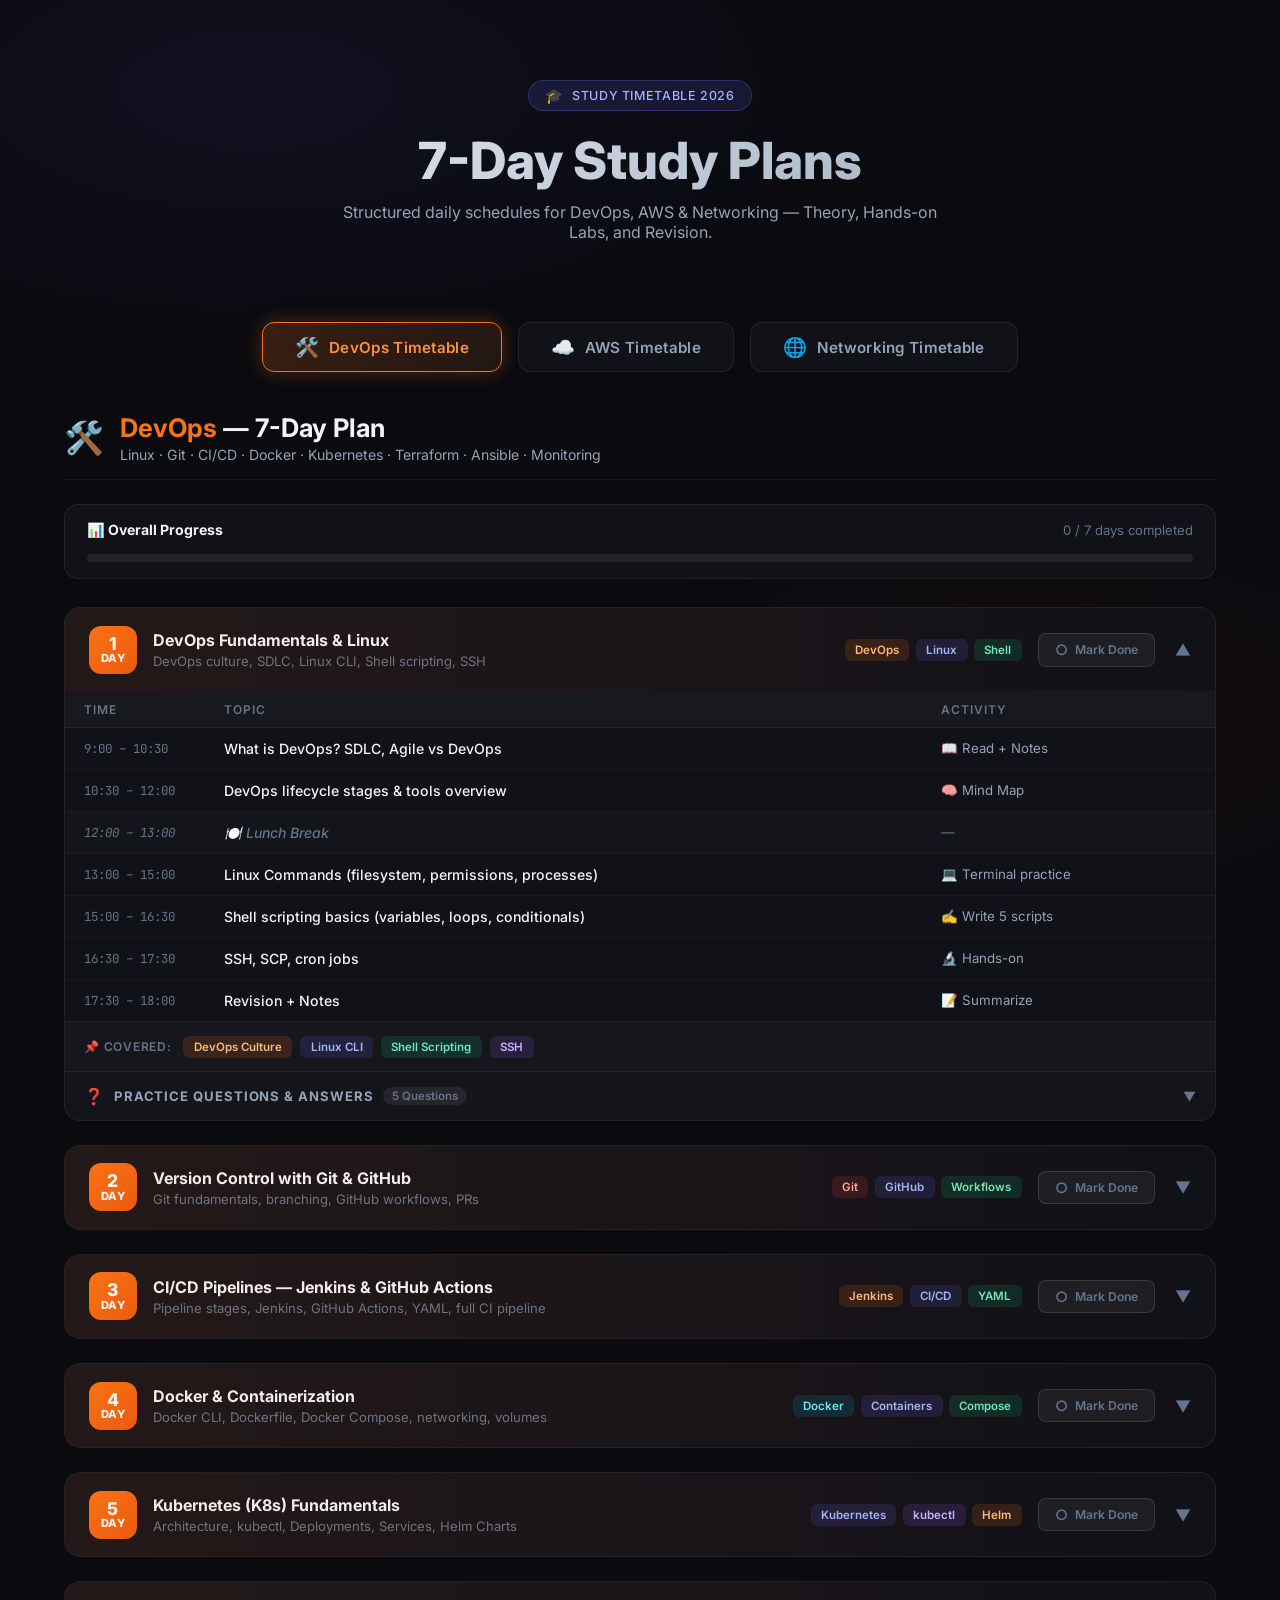
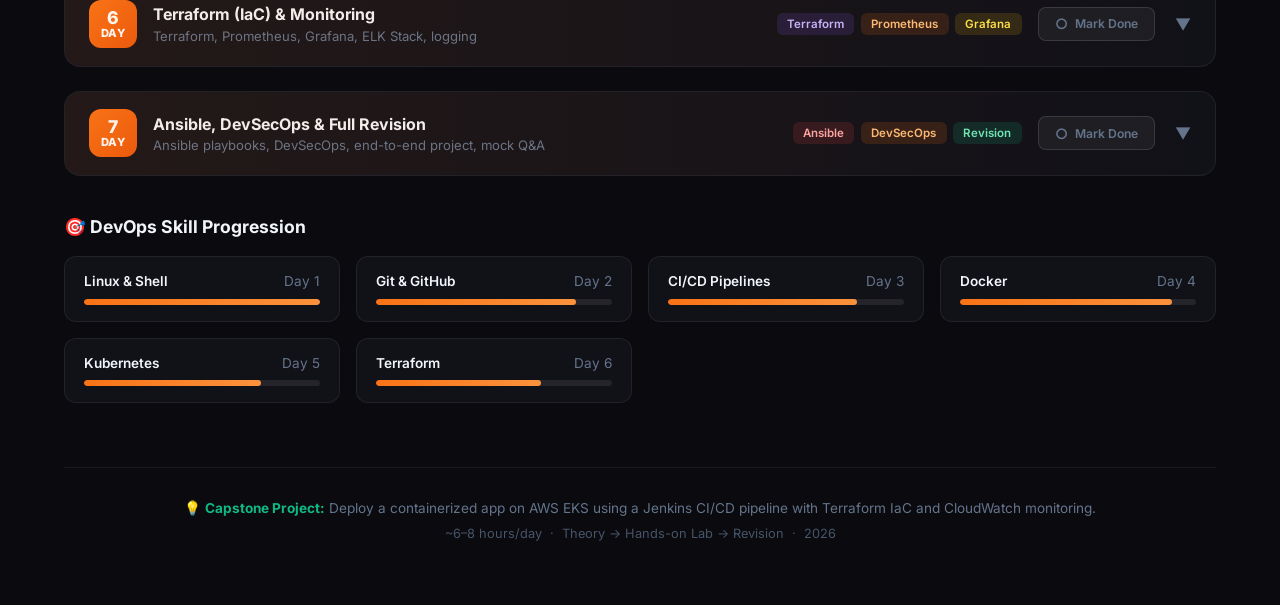
<file: timetable.html>
<!DOCTYPE html>
<html lang="en">
<head>
  <meta charset="UTF-8" />
  <meta name="viewport" content="width=device-width, initial-scale=1.0" />
  <title>DevOps, AWS &amp; Networking 7-Day Study Timetable</title>
  <link href="https://fonts.googleapis.com/css2?family=Inter:wght@300;400;500;600;700;800&family=JetBrains+Mono:wght@400;600&display=swap" rel="stylesheet" />
  <style>
    :root {
      --devops-primary: #f97316;
      --devops-secondary: #fb923c;
      --devops-glow: rgba(249,115,22,0.3);
      --aws-primary: #f59e0b;
      --aws-secondary: #fbbf24;
      --aws-glow: rgba(245,158,11,0.3);
      --net-primary: #06b6d4;
      --net-secondary: #22d3ee;
      --net-glow: rgba(6,182,212,0.3);
      --bg-dark: #0a0a0f;
      --bg-card: #111118;
      --border: rgba(255,255,255,0.07);
      --text-primary: #f1f5f9;
      --text-secondary: #94a3b8;
      --text-muted: #64748b;
      --accent-green: #10b981;
    }
    * { margin: 0; padding: 0; box-sizing: border-box; }
    body {
      font-family: 'Inter', sans-serif;
      background: var(--bg-dark);
      color: var(--text-primary);
      min-height: 100vh;
      overflow-x: hidden;
    }
    body::before {
      content: '';
      position: fixed; inset: 0;
      background:
        radial-gradient(ellipse 80% 50% at 20% 10%, rgba(99,102,241,0.08) 0%, transparent 60%),
        radial-gradient(ellipse 60% 40% at 80% 80%, rgba(249,115,22,0.06) 0%, transparent 60%);
      pointer-events: none; z-index: 0;
    }
    .wrapper { position: relative; z-index: 1; max-width: 1200px; margin: 0 auto; padding: 2rem 1.5rem 4rem; }

    /* HEADER */
    header { text-align: center; padding: 3rem 0 2.5rem; }
    .badge {
      display: inline-flex; align-items: center; gap: 0.5rem;
      background: rgba(99,102,241,0.15); border: 1px solid rgba(99,102,241,0.3);
      border-radius: 50px; padding: 0.35rem 1rem; font-size: 0.78rem;
      color: #a5b4fc; font-weight: 500; letter-spacing: 0.05em; text-transform: uppercase;
      margin-bottom: 1.25rem;
    }
    .badge::before { content: '🎓'; font-size: 0.9rem; }
    header h1 {
      font-size: clamp(2rem, 5vw, 3.2rem); font-weight: 800; line-height: 1.15;
      background: linear-gradient(135deg, #f1f5f9 0%, #94a3b8 100%);
      -webkit-background-clip: text; -webkit-text-fill-color: transparent;
      background-clip: text; margin-bottom: 0.75rem;
    }
    header p { color: var(--text-secondary); font-size: 1rem; max-width: 620px; margin: 0 auto; }

    /* TABS */
    .tabs { display: flex; justify-content: center; gap: 1rem; margin: 2.5rem 0; flex-wrap: wrap; }
    .tab-btn {
      display: flex; align-items: center; gap: 0.6rem;
      padding: 0.75rem 2rem; border-radius: 12px; border: 1.5px solid var(--border);
      background: var(--bg-card); color: var(--text-secondary);
      font-family: 'Inter', sans-serif; font-size: 0.95rem; font-weight: 600;
      cursor: pointer; transition: all 0.3s ease; letter-spacing: 0.02em;
    }
    .tab-btn:hover { border-color: rgba(255,255,255,0.2); color: var(--text-primary); transform: translateY(-2px); }
    .tab-btn.active-devops {
      background: linear-gradient(135deg, rgba(249,115,22,0.2), rgba(251,146,60,0.1));
      border-color: var(--devops-primary); color: var(--devops-secondary);
      box-shadow: 0 0 20px var(--devops-glow);
    }
    .tab-btn.active-aws {
      background: linear-gradient(135deg, rgba(245,158,11,0.2), rgba(251,191,36,0.1));
      border-color: var(--aws-primary); color: var(--aws-secondary);
      box-shadow: 0 0 20px var(--aws-glow);
    }
    .tab-btn.active-net {
      background: linear-gradient(135deg, rgba(6,182,212,0.2), rgba(34,211,238,0.1));
      border-color: var(--net-primary); color: var(--net-secondary);
      box-shadow: 0 0 20px var(--net-glow);
    }
    .tab-icon { font-size: 1.2rem; }

    /* PANEL */
    .panel { display: none; animation: fadeIn 0.4s ease; }
    .panel.active { display: block; }
    @keyframes fadeIn { from { opacity:0; transform: translateY(12px); } to { opacity:1; transform: translateY(0); } }

    /* SECTION TITLE */
    .section-title {
      display: flex; align-items: center; gap: 1rem;
      margin-bottom: 1.5rem; padding-bottom: 1rem;
      border-bottom: 1px solid var(--border);
    }
    .section-title .icon { font-size: 2rem; }
    .section-title h2 { font-size: 1.6rem; font-weight: 700; }
    .section-title p { color: var(--text-secondary); font-size: 0.88rem; margin-top: 0.2rem; }
    .devops-accent { color: var(--devops-primary); }
    .aws-accent { color: var(--aws-primary); }
    .net-accent { color: var(--net-primary); }

    /* PANEL PROGRESS BAR */
    .panel-progress {
      display: flex; align-items: center; gap: 1rem; flex-wrap: wrap;
      background: var(--bg-card); border: 1px solid var(--border);
      border-radius: 14px; padding: 1rem 1.4rem; margin-bottom: 1.75rem;
    }
    .pp-label { font-size: 0.88rem; font-weight: 700; flex: 1; }
    .pp-count { font-size: 0.82rem; color: var(--text-muted); }
    .pp-bar-wrap { width: 100%; height: 8px; background: rgba(255,255,255,0.07); border-radius: 999px; overflow: hidden; }
    .pp-bar-fill { height: 100%; border-radius: 999px; transition: width 0.5s ease; width: 0%; }
    .devops-pp .pp-bar-fill { background: linear-gradient(90deg, var(--devops-primary), #fb923c); }
    .aws-pp    .pp-bar-fill { background: linear-gradient(90deg, var(--aws-primary), #fbbf24); }
    .net-pp    .pp-bar-fill { background: linear-gradient(90deg, var(--net-primary), #22d3ee); }

    /* DAY CARD */
    .days-grid { display: grid; gap: 1.5rem; }
    .day-card {
      background: var(--bg-card); border: 1px solid var(--border);
      border-radius: 16px; overflow: hidden;
      transition: transform 0.2s ease, box-shadow 0.2s ease, border-color 0.3s ease;
      position: relative;
    }
    .day-card:hover { transform: translateY(-3px); box-shadow: 0 12px 40px rgba(0,0,0,0.4); }

    /* COMPLETED STATE */
    .day-card.completed { border-color: rgba(16,185,129,0.35); box-shadow: 0 0 0 1px rgba(16,185,129,0.15); }
    .day-card.completed .day-badge { background: linear-gradient(135deg,#10b981,#059669) !important; }
    .day-card.completed .day-info h3 {
      text-decoration: line-through;
      text-decoration-color: rgba(16,185,129,0.5);
      color: var(--text-muted);
    }
    .day-card.completed .day-info p { color: #475569; }
    .day-card.completed .day-header::before { opacity: 0.03 !important; }

    /* DONE RIBBON */
    .done-ribbon {
      display: none; position: absolute; top: 0; right: 0;
      background: linear-gradient(135deg, #10b981, #059669);
      color: #fff; font-size: 0.63rem; font-weight: 700;
      padding: 0.22rem 0.7rem 0.22rem 1.1rem;
      border-bottom-left-radius: 8px; letter-spacing: 0.07em;
      text-transform: uppercase; z-index: 3;
    }
    .day-card.completed .done-ribbon { display: block; }

    /* DAY HEADER */
    .day-header {
      display: flex; align-items: center; gap: 1rem;
      padding: 1.1rem 1.5rem; cursor: pointer;
      position: relative; overflow: hidden;
    }
    .day-header::before {
      content: ''; position: absolute; inset: 0;
      opacity: 0.08; transition: opacity 0.3s;
    }
    .devops-card .day-header::before { background: linear-gradient(90deg, var(--devops-primary), transparent); }
    .aws-card    .day-header::before { background: linear-gradient(90deg, var(--aws-primary), transparent); }
    .net-card    .day-header::before { background: linear-gradient(90deg, var(--net-primary), transparent); }
    .day-card:hover .day-header::before { opacity: 0.15; }

    .day-badge {
      min-width: 48px; height: 48px; border-radius: 12px;
      display: flex; flex-direction: column; align-items: center; justify-content: center;
      font-weight: 800; font-size: 0.7rem; line-height: 1.1;
      text-transform: uppercase; letter-spacing: 0.05em;
      transition: background 0.3s ease;
    }
    .devops-card .day-badge { background: linear-gradient(135deg, var(--devops-primary), #ea580c); color: #fff; }
    .aws-card    .day-badge { background: linear-gradient(135deg, var(--aws-primary), #d97706);  color: #fff; }
    .net-card    .day-badge { background: linear-gradient(135deg, var(--net-primary), #0891b2);  color: #fff; }
    .day-badge span { font-size: 1.1rem; font-weight: 800; line-height: 1; }

    .day-info { flex: 1; min-width: 0; }
    .day-info h3 { font-size: 1rem; font-weight: 700; margin-bottom: 0.2rem; transition: all 0.25s; }
    .day-info p  { font-size: 0.82rem; color: var(--text-muted); transition: color 0.25s; }

    .day-tags { display: flex; flex-wrap: wrap; gap: 0.4rem; }
    .tag { padding: 0.25rem 0.65rem; border-radius: 6px; font-size: 0.72rem; font-weight: 600; white-space: nowrap; }
    .tag-blue   { background: rgba(99,102,241,0.15); color: #a5b4fc; }
    .tag-green  { background: rgba(16,185,129,0.15); color: #6ee7b7; }
    .tag-orange { background: rgba(249,115,22,0.15); color: #fdba74; }
    .tag-yellow { background: rgba(234,179,8,0.15);  color: #fde047; }
    .tag-purple { background: rgba(139,92,246,0.15); color: #c4b5fd; }
    .tag-red    { background: rgba(239,68,68,0.15);  color: #fca5a5; }
    .tag-cyan   { background: rgba(6,182,212,0.15);  color: #67e8f9; }

    /* COMPLETE BUTTON */
    .complete-btn {
      display: flex; align-items: center; gap: 0.45rem;
      padding: 0.45rem 1rem; border-radius: 8px;
      border: 1.5px solid rgba(255,255,255,0.12);
      background: rgba(255,255,255,0.05);
      color: var(--text-muted);
      font-family: 'Inter', sans-serif; font-size: 0.76rem; font-weight: 600;
      cursor: pointer; transition: all 0.25s ease; white-space: nowrap;
      position: relative; z-index: 2; flex-shrink: 0;
    }
    .complete-btn:hover {
      border-color: rgba(16,185,129,0.5);
      color: #6ee7b7; background: rgba(16,185,129,0.1);
      transform: scale(1.03);
    }
    .complete-btn.done {
      background: rgba(16,185,129,0.18);
      border-color: rgba(16,185,129,0.55);
      color: #6ee7b7;
    }
    .complete-btn .bi { font-size: 0.9rem; }

    .chevron { font-size: 1rem; color: var(--text-muted); transition: transform 0.3s; margin-left: 0.25rem; flex-shrink: 0; }

    /* SCHEDULE */
    .schedule { max-height: 0; overflow: hidden; transition: max-height 0.5s ease; }
    .schedule.open { max-height: 6000px; }

    table { width: 100%; border-collapse: collapse; }
    thead tr { background: rgba(255,255,255,0.03); }
    thead th {
      padding: 0.65rem 1.2rem; text-align: left;
      font-size: 0.75rem; text-transform: uppercase; letter-spacing: 0.08em;
      color: var(--text-muted); font-weight: 600; border-bottom: 1px solid var(--border);
    }
    tbody tr { border-bottom: 1px solid rgba(255,255,255,0.04); transition: background 0.15s; }
    tbody tr:hover { background: rgba(255,255,255,0.03); }
    tbody tr:last-child { border-bottom: none; }
    td { padding: 0.75rem 1.2rem; font-size: 0.88rem; vertical-align: top; }
    td:first-child {
      font-family: 'JetBrains Mono', monospace; font-size: 0.78rem;
      color: var(--text-muted); white-space: nowrap; width: 140px;
    }
    td:nth-child(2) { font-weight: 500; color: var(--text-primary); }
    td:nth-child(3) { color: var(--text-secondary); font-size: 0.83rem; }
    .break-row td { color: var(--text-muted) !important; font-style: italic; background: rgba(255,255,255,0.01); }

    /* TOPICS FOOTER */
    .topics-footer {
      display: flex; align-items: center; gap: 0.5rem; flex-wrap: wrap;
      padding: 0.85rem 1.2rem; background: rgba(255,255,255,0.02);
      border-top: 1px solid var(--border);
    }
    .topics-footer .label { font-size: 0.75rem; color: var(--text-muted); font-weight: 600; text-transform: uppercase; letter-spacing: 0.06em; margin-right: 0.25rem; }

    /* ── Q&A SECTION ── */
    .qa-section {
      border-top: 1px solid var(--border);
      background: rgba(255,255,255,0.01);
    }
    .qa-header {
      display: flex; align-items: center; justify-content: space-between;
      padding: 0.85rem 1.2rem; cursor: pointer;
      transition: background 0.2s;
    }
    .qa-header:hover { background: rgba(255,255,255,0.03); }
    .qa-header-left {
      display: flex; align-items: center; gap: 0.6rem;
    }
    .qa-icon { font-size: 1rem; }
    .qa-title {
      font-size: 0.82rem; font-weight: 700;
      text-transform: uppercase; letter-spacing: 0.07em;
      color: var(--text-secondary);
    }
    .qa-count {
      font-size: 0.72rem; color: var(--text-muted);
      background: rgba(255,255,255,0.07); border-radius: 20px;
      padding: 0.15rem 0.55rem; font-weight: 600;
    }
    .qa-chevron {
      font-size: 0.8rem; color: var(--text-muted);
      transition: transform 0.3s; flex-shrink: 0;
    }
    .qa-body {
      max-height: 0; overflow: hidden;
      transition: max-height 0.45s ease;
    }
    .qa-body.open { max-height: 4000px; }
    .qa-list { padding: 0 1.2rem 1rem; }

    .qa-item {
      border: 1px solid var(--border);
      border-radius: 10px; margin-bottom: 0.75rem;
      overflow: hidden; transition: border-color 0.2s;
    }
    .qa-item:last-child { margin-bottom: 0; }
    .qa-item:hover { border-color: rgba(255,255,255,0.14); }

    .qa-question {
      display: flex; align-items: flex-start; gap: 0.75rem;
      padding: 0.8rem 1rem; cursor: pointer;
      transition: background 0.2s;
    }
    .qa-question:hover { background: rgba(255,255,255,0.03); }
    .qa-q-num {
      min-width: 24px; height: 24px; border-radius: 50%;
      display: flex; align-items: center; justify-content: center;
      font-size: 0.65rem; font-weight: 800; flex-shrink: 0; margin-top: 0.05rem;
    }
    .devops-card .qa-q-num { background: rgba(249,115,22,0.25); color: var(--devops-secondary); }
    .aws-card    .qa-q-num { background: rgba(245,158,11,0.25); color: var(--aws-secondary); }
    .net-card    .qa-q-num { background: rgba(6,182,212,0.25);  color: var(--net-secondary); }

    .qa-q-text { flex: 1; font-size: 0.86rem; font-weight: 600; color: var(--text-primary); line-height: 1.5; }
    .ans-toggle-btn {
      display: flex; align-items: center; gap: 0.35rem;
      padding: 0.3rem 0.75rem; border-radius: 6px; border: 1.5px solid rgba(255,255,255,0.1);
      background: rgba(255,255,255,0.04); color: var(--text-muted);
      font-family: 'Inter', sans-serif; font-size: 0.7rem; font-weight: 700;
      cursor: pointer; transition: all 0.2s ease; white-space: nowrap; flex-shrink: 0;
      text-transform: uppercase; letter-spacing: 0.05em;
    }
    .ans-toggle-btn:hover {
      border-color: rgba(99,102,241,0.5); color: #a5b4fc;
      background: rgba(99,102,241,0.1);
    }
    .ans-toggle-btn.revealed {
      background: rgba(16,185,129,0.12);
      border-color: rgba(16,185,129,0.45);
      color: #6ee7b7;
    }
    .ans-toggle-btn .btn-arrow { font-size: 0.65rem; transition: transform 0.25s; display: inline-block; }
    .ans-toggle-btn.revealed .btn-arrow { transform: rotate(180deg); }

    .qa-answer {
      max-height: 0; overflow: hidden;
      transition: max-height 0.35s ease, padding 0.3s;
    }
    .qa-answer.open { max-height: 600px; }
    .qa-answer-inner {
      margin: 0 1rem 0.85rem;
      padding: 0.75rem 1rem;
      border-radius: 8px;
      border-left: 3px solid;
      font-size: 0.84rem; line-height: 1.65; color: var(--text-secondary);
      background: rgba(255,255,255,0.03);
    }
    .devops-card .qa-answer-inner { border-left-color: var(--devops-primary); }
    .aws-card    .qa-answer-inner { border-left-color: var(--aws-primary); }
    .net-card    .qa-answer-inner { border-left-color: var(--net-primary); }
    .qa-answer-inner strong { color: var(--text-primary); }
    .qa-answer-inner code {
      background: rgba(255,255,255,0.08); padding: 0.1rem 0.35rem;
      border-radius: 4px; font-family: 'JetBrains Mono', monospace;
      font-size: 0.78rem; color: #fdba74;
    }

    /* SKILL PROGRESS */
    .progress-section { margin: 2.5rem 0 0; }
    .progress-section h3 { font-size: 1.1rem; font-weight: 700; margin-bottom: 1.2rem; }
    .progress-grid { display: grid; grid-template-columns: repeat(auto-fill, minmax(260px, 1fr)); gap: 1rem; }
    .progress-item { background: var(--bg-card); border: 1px solid var(--border); border-radius: 12px; padding: 1rem 1.2rem; }
    .progress-label { display: flex; justify-content: space-between; font-size: 0.85rem; margin-bottom: 0.6rem; }
    .progress-label span:first-child { font-weight: 600; }
    .progress-label span:last-child  { color: var(--text-muted); }
    .progress-bar  { height: 6px; background: rgba(255,255,255,0.08); border-radius: 999px; overflow: hidden; }
    .progress-fill { height: 100%; border-radius: 999px; transition: width 1.2s ease; }
    .devops-fill { background: linear-gradient(90deg, var(--devops-primary), #fb923c); }
    .aws-fill    { background: linear-gradient(90deg, var(--aws-primary), #fbbf24); }
    .net-fill    { background: linear-gradient(90deg, var(--net-primary), #22d3ee); }

    /* PAGE FOOTER */
    .page-footer { text-align: center; margin-top: 4rem; padding-top: 2rem; border-top: 1px solid var(--border); }
    .page-footer p { color: var(--text-muted); font-size: 0.85rem; }
    .page-footer strong { color: var(--accent-green); }

    @media (max-width: 640px) {
      .day-tags { display: none; }
      td:first-child { width: 100px; }
      .tab-btn { padding: 0.65rem 1.25rem; font-size: 0.88rem; }
      .complete-btn span.label-text { display: none; }
      .qa-q-text { font-size: 0.82rem; }
    }
  </style>
</head>
<body>
<div class="wrapper">

  <header>
    <div class="badge">Study Timetable 2026</div>
    <h1>7-Day Study Plans</h1>
    <p>Structured daily schedules for DevOps, AWS &amp; Networking — Theory, Hands-on Labs, and Revision.</p>
  </header>

  <div class="tabs">
    <button class="tab-btn active-devops" id="tab-devops" onclick="switchTab('devops')">
      <span class="tab-icon">🛠️</span> DevOps Timetable
    </button>
    <button class="tab-btn" id="tab-aws" onclick="switchTab('aws')">
      <span class="tab-icon">☁️</span> AWS Timetable
    </button>
    <button class="tab-btn" id="tab-net" onclick="switchTab('net')">
      <span class="tab-icon">🌐</span> Networking Timetable
    </button>
  </div>

  <!-- ══════════════════ DEVOPS PANEL ══════════════════ -->
  <div class="panel active" id="panel-devops">
    <div class="section-title">
      <span class="icon">🛠️</span>
      <div>
        <h2><span class="devops-accent">DevOps</span> — 7-Day Plan</h2>
        <p>Linux · Git · CI/CD · Docker · Kubernetes · Terraform · Ansible · Monitoring</p>
      </div>
    </div>

    <div class="panel-progress devops-pp">
      <span class="pp-label">📊 Overall Progress</span>
      <span class="pp-count" id="devops-count">0 / 7 days completed</span>
      <div class="pp-bar-wrap"><div class="pp-bar-fill" id="devops-bar"></div></div>
    </div>

    <div class="days-grid">

      <!-- DEVOPS DAY 1 -->
      <div class="day-card devops-card" id="devops-day-1">
        <span class="done-ribbon">✓ Done</span>
        <div class="day-header" onclick="toggleDay(this)">
          <div class="day-badge"><span>1</span>Day</div>
          <div class="day-info">
            <h3>DevOps Fundamentals &amp; Linux</h3>
            <p>DevOps culture, SDLC, Linux CLI, Shell scripting, SSH</p>
          </div>
          <div class="day-tags">
            <span class="tag tag-orange">DevOps</span>
            <span class="tag tag-blue">Linux</span>
            <span class="tag tag-green">Shell</span>
          </div>
          <button class="complete-btn" id="btn-devops-day-1" onclick="toggleComplete(event,'devops-day-1','devops')">
            <span class="bi">○</span><span class="label-text">Mark Done</span>
          </button>
          <span class="chevron">▼</span>
        </div>
        <div class="schedule">
          <table>
            <thead><tr><th>Time</th><th>Topic</th><th>Activity</th></tr></thead>
            <tbody>
              <tr><td>9:00 – 10:30</td><td>What is DevOps? SDLC, Agile vs DevOps</td><td>📖 Read + Notes</td></tr>
              <tr><td>10:30 – 12:00</td><td>DevOps lifecycle stages &amp; tools overview</td><td>🧠 Mind Map</td></tr>
              <tr class="break-row"><td>12:00 – 13:00</td><td>🍽️ Lunch Break</td><td>—</td></tr>
              <tr><td>13:00 – 15:00</td><td>Linux Commands (filesystem, permissions, processes)</td><td>💻 Terminal practice</td></tr>
              <tr><td>15:00 – 16:30</td><td>Shell scripting basics (variables, loops, conditionals)</td><td>✍️ Write 5 scripts</td></tr>
              <tr><td>16:30 – 17:30</td><td>SSH, SCP, cron jobs</td><td>🔬 Hands-on</td></tr>
              <tr><td>17:30 – 18:00</td><td>Revision + Notes</td><td>📝 Summarize</td></tr>
            </tbody>
          </table>
          <div class="topics-footer">
            <span class="label">📌 Covered:</span>
            <span class="tag tag-orange">DevOps Culture</span>
            <span class="tag tag-blue">Linux CLI</span>
            <span class="tag tag-green">Shell Scripting</span>
            <span class="tag tag-purple">SSH</span>
          </div>
          <!-- Q&A Day 1 DevOps -->
          <div class="qa-section">
            <div class="qa-header" onclick="toggleQA(this)">
              <div class="qa-header-left">
                <span class="qa-icon">❓</span>
                <span class="qa-title">Practice Questions &amp; Answers</span>
                <span class="qa-count">5 Questions</span>
              </div>
              <span class="qa-chevron">▼</span>
            </div>
            <div class="qa-body">
              <div class="qa-list">

                <div class="qa-item">
                  <div class="qa-question">
                    <span class="qa-q-num">1</span>
                    <span class="qa-q-text">What is the key difference between Agile and DevOps?</span>
                    <button class="ans-toggle-btn" onclick="toggleAnswer(this)">Show Answer <span class="btn-arrow">▼</span></button>
                  </div>
                  <div class="qa-answer">
                    <div class="qa-answer-inner"><strong>Agile</strong> focuses on iterative software development and collaboration between dev teams and customers. <strong>DevOps</strong> extends Agile by bridging the gap between Development and Operations teams, emphasizing automation, continuous delivery, and infrastructure management. DevOps = Agile + CI/CD + Ops culture.</div>
                  </div>
                </div>

                <div class="qa-item">
                  <div class="qa-question">
                    <span class="qa-q-num">2</span>
                    <span class="qa-q-text">What command lists all files including hidden ones in Linux?</span>
                    <button class="ans-toggle-btn" onclick="toggleAnswer(this)">Show Answer <span class="btn-arrow">▼</span></button>
                  </div>
                  <div class="qa-answer">
                    <div class="qa-answer-inner"><code>ls -la</code> — The <code>-l</code> flag shows long format (permissions, owner, size) and <code>-a</code> includes hidden files (those starting with a dot). Example: <code>ls -la /home/user</code></div>
                  </div>
                </div>

                <div class="qa-item">
                  <div class="qa-question">
                    <span class="qa-q-num">3</span>
                    <span class="qa-q-text">Explain Linux file permissions: what does <code>chmod 755</code> mean?</span>
                    <button class="ans-toggle-btn" onclick="toggleAnswer(this)">Show Answer <span class="btn-arrow">▼</span></button>
                  </div>
                  <div class="qa-answer">
                    <div class="qa-answer-inner"><strong>755</strong> breaks down as: <strong>Owner (7)</strong> = read(4)+write(2)+execute(1), <strong>Group (5)</strong> = read(4)+execute(1), <strong>Others (5)</strong> = read(4)+execute(1). So the owner has full control, while group and others can only read and execute.</div>
                  </div>
                </div>

                <div class="qa-item">
                  <div class="qa-question">
                    <span class="qa-q-num">4</span>
                    <span class="qa-q-text">How do you set up a cron job to run a script every day at midnight?</span>
                    <button class="ans-toggle-btn" onclick="toggleAnswer(this)">Show Answer <span class="btn-arrow">▼</span></button>
                  </div>
                  <div class="qa-answer">
                    <div class="qa-answer-inner">Use <code>crontab -e</code> to edit the cron table, then add:<br><code>0 0 * * * /path/to/script.sh</code><br>Format: <strong>minute hour day month weekday command</strong>. The <code>0 0 * * *</code> means 0th minute, 0th hour (midnight), every day, every month, every weekday.</div>
                  </div>
                </div>

                <div class="qa-item">
                  <div class="qa-question">
                    <span class="qa-q-num">5</span>
                    <span class="qa-q-text">What are the 8 phases of the DevOps lifecycle?</span>
                    <button class="ans-toggle-btn" onclick="toggleAnswer(this)">Show Answer <span class="btn-arrow">▼</span></button>
                  </div>
                  <div class="qa-answer">
                    <div class="qa-answer-inner">The 8 phases are: <strong>1. Plan</strong> (roadmap, backlog) → <strong>2. Code</strong> (development, version control) → <strong>3. Build</strong> (compilation, packaging) → <strong>4. Test</strong> (automated testing) → <strong>5. Release</strong> (approval, staging) → <strong>6. Deploy</strong> (production release) → <strong>7. Operate</strong> (infrastructure, scaling) → <strong>8. Monitor</strong> (logging, metrics, feedback).</div>
                  </div>
                </div>

              </div>
            </div>
          </div>
        </div>
      </div>

      <!-- DEVOPS DAY 2 -->
      <div class="day-card devops-card" id="devops-day-2">
        <span class="done-ribbon">✓ Done</span>
        <div class="day-header" onclick="toggleDay(this)">
          <div class="day-badge"><span>2</span>Day</div>
          <div class="day-info">
            <h3>Version Control with Git &amp; GitHub</h3>
            <p>Git fundamentals, branching, GitHub workflows, PRs</p>
          </div>
          <div class="day-tags">
            <span class="tag tag-red">Git</span>
            <span class="tag tag-blue">GitHub</span>
            <span class="tag tag-green">Workflows</span>
          </div>
          <button class="complete-btn" id="btn-devops-day-2" onclick="toggleComplete(event,'devops-day-2','devops')">
            <span class="bi">○</span><span class="label-text">Mark Done</span>
          </button>
          <span class="chevron">▼</span>
        </div>
        <div class="schedule">
          <table>
            <thead><tr><th>Time</th><th>Topic</th><th>Activity</th></tr></thead>
            <tbody>
              <tr><td>9:00 – 10:30</td><td>Git fundamentals (init, add, commit, push, pull)</td><td>💻 Practice</td></tr>
              <tr><td>10:30 – 12:00</td><td>Branching, merging, rebasing, conflict resolution</td><td>🔬 Hands-on</td></tr>
              <tr class="break-row"><td>12:00 – 13:00</td><td>🍽️ Lunch Break</td><td>—</td></tr>
              <tr><td>13:00 – 14:30</td><td>GitHub: PRs, issues, forks, GitHub Actions intro</td><td>🌐 Explore GitHub</td></tr>
              <tr><td>14:30 – 16:00</td><td>Git workflows (GitFlow, trunk-based)</td><td>📖 Study + Diagram</td></tr>
              <tr><td>16:00 – 17:30</td><td>.gitignore, tagging, stashing, cherry-pick</td><td>💻 Practice</td></tr>
              <tr><td>17:30 – 18:00</td><td>Revision + Notes</td><td>📝 Summarize</td></tr>
            </tbody>
          </table>
          <div class="topics-footer">
            <span class="label">📌 Covered:</span>
            <span class="tag tag-red">Git</span>
            <span class="tag tag-blue">GitHub</span>
            <span class="tag tag-green">Branching</span>
            <span class="tag tag-purple">GitFlow</span>
          </div>
          <!-- Q&A Day 2 DevOps -->
          <div class="qa-section">
            <div class="qa-header" onclick="toggleQA(this)">
              <div class="qa-header-left">
                <span class="qa-icon">❓</span>
                <span class="qa-title">Practice Questions &amp; Answers</span>
                <span class="qa-count">5 Questions</span>
              </div>
              <span class="qa-chevron">▼</span>
            </div>
            <div class="qa-body">
              <div class="qa-list">

                <div class="qa-item">
                  <div class="qa-question">
                    <span class="qa-q-num">1</span>
                    <span class="qa-q-text">What is the difference between <code>git merge</code> and <code>git rebase</code>?</span>
                    <button class="ans-toggle-btn" onclick="toggleAnswer(this)">Show Answer <span class="btn-arrow">▼</span></button>
                  </div>
                  <div class="qa-answer">
                    <div class="qa-answer-inner"><strong>git merge</strong> combines two branches and creates a new merge commit, preserving full history. <strong>git rebase</strong> moves/replays commits from one branch onto another, creating a linear commit history. Rebase is cleaner but rewrites history — never rebase shared/public branches.</div>
                  </div>
                </div>

                <div class="qa-item">
                  <div class="qa-question">
                    <span class="qa-q-num">2</span>
                    <span class="qa-q-text">What does <code>git stash</code> do and when would you use it?</span>
                    <button class="ans-toggle-btn" onclick="toggleAnswer(this)">Show Answer <span class="btn-arrow">▼</span></button>
                  </div>
                  <div class="qa-answer">
                    <div class="qa-answer-inner"><code>git stash</code> temporarily saves your uncommitted changes and reverts the working directory to the last commit. Use it when you need to switch branches without committing incomplete work. Retrieve with <code>git stash pop</code> (applies and removes) or <code>git stash apply</code> (applies but keeps stash).</div>
                  </div>
                </div>

                <div class="qa-item">
                  <div class="qa-question">
                    <span class="qa-q-num">3</span>
                    <span class="qa-q-text">Explain GitFlow branching strategy and its main branches.</span>
                    <button class="ans-toggle-btn" onclick="toggleAnswer(this)">Show Answer <span class="btn-arrow">▼</span></button>
                  </div>
                  <div class="qa-answer">
                    <div class="qa-answer-inner">GitFlow uses: <strong>main</strong> (production-ready code), <strong>develop</strong> (integration branch), <strong>feature/</strong> branches (new features, branched from develop), <strong>release/</strong> branches (release preparation), and <strong>hotfix/</strong> branches (urgent production fixes). Features merge to develop; releases merge to both main and develop.</div>
                  </div>
                </div>

                <div class="qa-item">
                  <div class="qa-question">
                    <span class="qa-q-num">4</span>
                    <span class="qa-q-text">What is a Pull Request (PR) and what is its purpose?</span>
                    <button class="ans-toggle-btn" onclick="toggleAnswer(this)">Show Answer <span class="btn-arrow">▼</span></button>
                  </div>
                  <div class="qa-answer">
                    <div class="qa-answer-inner">A <strong>Pull Request</strong> is a GitHub/GitLab mechanism to propose merging changes from one branch into another. Its purpose: <strong>Code Review</strong> (team reviews changes), <strong>Discussion</strong> (comment on specific lines), <strong>CI Checks</strong> (automated tests run before merge), and <strong>Approval</strong> gates before code reaches main/production.</div>
                  </div>
                </div>

                <div class="qa-item">
                  <div class="qa-question">
                    <span class="qa-q-num">5</span>
                    <span class="qa-q-text">How do you undo the last commit without losing your changes?</span>
                    <button class="ans-toggle-btn" onclick="toggleAnswer(this)">Show Answer <span class="btn-arrow">▼</span></button>
                  </div>
                  <div class="qa-answer">
                    <div class="qa-answer-inner"><code>git reset --soft HEAD~1</code> — This undoes the last commit but keeps your changes staged. Use <code>--mixed</code> to unstage changes (but keep files), or <code>--hard</code> to completely discard changes. For already-pushed commits, use <code>git revert HEAD</code> to create a new commit that undoes the changes without rewriting history.</div>
                  </div>
                </div>

              </div>
            </div>
          </div>
        </div>
      </div>

      <!-- DEVOPS DAY 3 -->
      <div class="day-card devops-card" id="devops-day-3">
        <span class="done-ribbon">✓ Done</span>
        <div class="day-header" onclick="toggleDay(this)">
          <div class="day-badge"><span>3</span>Day</div>
          <div class="day-info">
            <h3>CI/CD Pipelines — Jenkins &amp; GitHub Actions</h3>
            <p>Pipeline stages, Jenkins, GitHub Actions, YAML, full CI pipeline</p>
          </div>
          <div class="day-tags">
            <span class="tag tag-orange">Jenkins</span>
            <span class="tag tag-blue">CI/CD</span>
            <span class="tag tag-green">YAML</span>
          </div>
          <button class="complete-btn" id="btn-devops-day-3" onclick="toggleComplete(event,'devops-day-3','devops')">
            <span class="bi">○</span><span class="label-text">Mark Done</span>
          </button>
          <span class="chevron">▼</span>
        </div>
        <div class="schedule">
          <table>
            <thead><tr><th>Time</th><th>Topic</th><th>Activity</th></tr></thead>
            <tbody>
              <tr><td>9:00 – 10:30</td><td>CI/CD concepts, pipeline stages</td><td>📖 Study</td></tr>
              <tr><td>10:30 – 12:00</td><td>Jenkins installation &amp; configuration</td><td>⚙️ Setup Lab</td></tr>
              <tr class="break-row"><td>12:00 – 13:00</td><td>🍽️ Lunch Break</td><td>—</td></tr>
              <tr><td>13:00 – 14:30</td><td>Jenkins Pipelines (Declarative &amp; Scripted)</td><td>🔧 Create Pipeline</td></tr>
              <tr><td>14:30 – 16:00</td><td>GitHub Actions: workflows, triggers, runners</td><td>✍️ Write YAML</td></tr>
              <tr><td>16:00 – 17:30</td><td>Build a full CI pipeline: test → build → deploy</td><td>🚀 Mini Project</td></tr>
              <tr><td>17:30 – 18:00</td><td>Revision + Notes</td><td>📝 Summarize</td></tr>
            </tbody>
          </table>
          <div class="topics-footer">
            <span class="label">📌 Covered:</span>
            <span class="tag tag-orange">CI/CD</span>
            <span class="tag tag-blue">Jenkins</span>
            <span class="tag tag-green">GitHub Actions</span>
            <span class="tag tag-yellow">YAML</span>
          </div>
          <!-- Q&A Day 3 DevOps -->
          <div class="qa-section">
            <div class="qa-header" onclick="toggleQA(this)">
              <div class="qa-header-left">
                <span class="qa-icon">❓</span>
                <span class="qa-title">Practice Questions &amp; Answers</span>
                <span class="qa-count">5 Questions</span>
              </div>
              <span class="qa-chevron">▼</span>
            </div>
            <div class="qa-body">
              <div class="qa-list">

                <div class="qa-item">
                  <div class="qa-question">
                    <span class="qa-q-num">1</span>
                    <span class="qa-q-text">What is the difference between Continuous Integration, Continuous Delivery, and Continuous Deployment?</span>
                    <button class="ans-toggle-btn" onclick="toggleAnswer(this)">Show Answer <span class="btn-arrow">▼</span></button>
                  </div>
                  <div class="qa-answer">
                    <div class="qa-answer-inner"><strong>CI</strong>: Automatically build and test code on every commit. <strong>Continuous Delivery</strong>: Automatically deploy to staging/pre-prod after CI passes — but production release requires manual approval. <strong>Continuous Deployment</strong>: Fully automated — every passing build automatically deploys to production without human intervention.</div>
                  </div>
                </div>

                <div class="qa-item">
                  <div class="qa-question">
                    <span class="qa-q-num">2</span>
                    <span class="qa-q-text">What is a Jenkinsfile and what are its two syntax types?</span>
                    <button class="ans-toggle-btn" onclick="toggleAnswer(this)">Show Answer <span class="btn-arrow">▼</span></button>
                  </div>
                  <div class="qa-answer">
                    <div class="qa-answer-inner">A <strong>Jenkinsfile</strong> is a text file that defines a Jenkins pipeline as code, stored in the root of your repository. Two types: <strong>Declarative Pipeline</strong> — structured, readable, uses <code>pipeline { }</code> block (recommended for most cases). <strong>Scripted Pipeline</strong> — uses Groovy scripting with <code>node { }</code> block, more flexible but complex.</div>
                  </div>
                </div>

                <div class="qa-item">
                  <div class="qa-question">
                    <span class="qa-q-num">3</span>
                    <span class="qa-q-text">What triggers can you use in a GitHub Actions workflow?</span>
                    <button class="ans-toggle-btn" onclick="toggleAnswer(this)">Show Answer <span class="btn-arrow">▼</span></button>
                  </div>
                  <div class="qa-answer">
                    <div class="qa-answer-inner">Common GitHub Actions triggers (under <code>on:</code>): <strong>push</strong> (on code push), <strong>pull_request</strong> (on PR creation/update), <strong>schedule</strong> (cron-based), <strong>workflow_dispatch</strong> (manual trigger), <strong>release</strong> (on release creation), <strong>issues</strong>, <strong>repository_dispatch</strong> (external API trigger). You can filter by branches and paths.</div>
                  </div>
                </div>

                <div class="qa-item">
                  <div class="qa-question">
                    <span class="qa-q-num">4</span>
                    <span class="qa-q-text">What is a Jenkins agent/node and why is it important?</span>
                    <button class="ans-toggle-btn" onclick="toggleAnswer(this)">Show Answer <span class="btn-arrow">▼</span></button>
                  </div>
                  <div class="qa-answer">
                    <div class="qa-answer-inner">A <strong>Jenkins agent</strong> (formerly slave) is a machine that executes Jenkins pipeline jobs. The <strong>master/controller</strong> orchestrates jobs and manages configuration. Agents enable: <strong>Parallel execution</strong> across multiple machines, <strong>Platform-specific builds</strong> (Windows, Linux, Mac), <strong>Load distribution</strong>, and <strong>Isolated environments</strong> per project.</div>
                  </div>
                </div>

                <div class="qa-item">
                  <div class="qa-question">
                    <span class="qa-q-num">5</span>
                    <span class="qa-q-text">What are pipeline stages in CI/CD and name a typical pipeline flow?</span>
                    <button class="ans-toggle-btn" onclick="toggleAnswer(this)">Show Answer <span class="btn-arrow">▼</span></button>
                  </div>
                  <div class="qa-answer">
                    <div class="qa-answer-inner">Pipeline stages are sequential steps in a CI/CD process. A typical flow: <strong>Source</strong> (code checkout from Git) → <strong>Build</strong> (compile, package) → <strong>Unit Test</strong> (run automated tests) → <strong>Static Analysis</strong> (SAST, code quality) → <strong>Integration Test</strong> → <strong>Artifact</strong> (store build artifact) → <strong>Deploy to Staging</strong> → <strong>Acceptance Test</strong> → <strong>Deploy to Production</strong>.</div>
                  </div>
                </div>

              </div>
            </div>
          </div>
        </div>
      </div>

      <!-- DEVOPS DAY 4 -->
      <div class="day-card devops-card" id="devops-day-4">
        <span class="done-ribbon">✓ Done</span>
        <div class="day-header" onclick="toggleDay(this)">
          <div class="day-badge"><span>4</span>Day</div>
          <div class="day-info">
            <h3>Docker &amp; Containerization</h3>
            <p>Docker CLI, Dockerfile, Docker Compose, networking, volumes</p>
          </div>
          <div class="day-tags">
            <span class="tag tag-cyan">Docker</span>
            <span class="tag tag-blue">Containers</span>
            <span class="tag tag-green">Compose</span>
          </div>
          <button class="complete-btn" id="btn-devops-day-4" onclick="toggleComplete(event,'devops-day-4','devops')">
            <span class="bi">○</span><span class="label-text">Mark Done</span>
          </button>
          <span class="chevron">▼</span>
        </div>
        <div class="schedule">
          <table>
            <thead><tr><th>Time</th><th>Topic</th><th>Activity</th></tr></thead>
            <tbody>
              <tr><td>9:00 – 10:30</td><td>Containers vs VMs, Docker architecture</td><td>📖 Study</td></tr>
              <tr><td>10:30 – 12:00</td><td>Docker CLI: pull, run, build, push, ps, logs</td><td>💻 Hands-on</td></tr>
              <tr class="break-row"><td>12:00 – 13:00</td><td>🍽️ Lunch Break</td><td>—</td></tr>
              <tr><td>13:00 – 14:30</td><td>Dockerfile: best practices, multi-stage builds</td><td>✍️ Write Dockerfiles</td></tr>
              <tr><td>14:30 – 16:00</td><td>Docker Compose: multi-container apps</td><td>📄 Create compose.yml</td></tr>
              <tr><td>16:00 – 17:30</td><td>Docker networking &amp; volumes</td><td>🔬 Lab</td></tr>
              <tr><td>17:30 – 18:00</td><td>Revision + Notes</td><td>📝 Summarize</td></tr>
            </tbody>
          </table>
          <div class="topics-footer">
            <span class="label">📌 Covered:</span>
            <span class="tag tag-cyan">Docker</span>
            <span class="tag tag-blue">Containerization</span>
            <span class="tag tag-green">Dockerfile</span>
            <span class="tag tag-purple">Docker Compose</span>
          </div>
          <!-- Q&A Day 4 DevOps -->
          <div class="qa-section">
            <div class="qa-header" onclick="toggleQA(this)">
              <div class="qa-header-left">
                <span class="qa-icon">❓</span>
                <span class="qa-title">Practice Questions &amp; Answers</span>
                <span class="qa-count">5 Questions</span>
              </div>
              <span class="qa-chevron">▼</span>
            </div>
            <div class="qa-body">
              <div class="qa-list">

                <div class="qa-item">
                  <div class="qa-question">
                    <span class="qa-q-num">1</span>
                    <span class="qa-q-text">What is the key difference between a Docker container and a VM?</span>
                    <button class="ans-toggle-btn" onclick="toggleAnswer(this)">Show Answer <span class="btn-arrow">▼</span></button>
                  </div>
                  <div class="qa-answer">
                    <div class="qa-answer-inner"><strong>VMs</strong> include a full OS, hypervisor layer, and are heavy (GBs). <strong>Containers</strong> share the host OS kernel, contain only the app + dependencies, are lightweight (MBs), start in seconds, and are more portable. Docker uses Linux namespaces and cgroups for isolation without a separate OS per container.</div>
                  </div>
                </div>

                <div class="qa-item">
                  <div class="qa-question">
                    <span class="qa-q-num">2</span>
                    <span class="qa-q-text">What is the purpose of a multi-stage Docker build?</span>
                    <button class="ans-toggle-btn" onclick="toggleAnswer(this)">Show Answer <span class="btn-arrow">▼</span></button>
                  </div>
                  <div class="qa-answer">
                    <div class="qa-answer-inner">Multi-stage builds use multiple <code>FROM</code> statements. The first stage (builder) compiles/builds the app with all build tools. The final stage copies only the compiled artifact into a minimal base image (e.g., <code>alpine</code>). <strong>Benefits</strong>: Significantly smaller production images, no build tools in the final image, improved security.</div>
                  </div>
                </div>

                <div class="qa-item">
                  <div class="qa-question">
                    <span class="qa-q-num">3</span>
                    <span class="qa-q-text">What is the difference between Docker volumes and bind mounts?</span>
                    <button class="ans-toggle-btn" onclick="toggleAnswer(this)">Show Answer <span class="btn-arrow">▼</span></button>
                  </div>
                  <div class="qa-answer">
                    <div class="qa-answer-inner"><strong>Volumes</strong> are managed by Docker, stored in <code>/var/lib/docker/volumes/</code>, portable, and best for production data persistence. <strong>Bind mounts</strong> map a host directory/file directly into the container — useful for development (live code reload). Volumes are preferred for databases and production; bind mounts for development workflows.</div>
                  </div>
                </div>

                <div class="qa-item">
                  <div class="qa-question">
                    <span class="qa-q-num">4</span>
                    <span class="qa-q-text">What is Docker Compose and what problem does it solve?</span>
                    <button class="ans-toggle-btn" onclick="toggleAnswer(this)">Show Answer <span class="btn-arrow">▼</span></button>
                  </div>
                  <div class="qa-answer">
                    <div class="qa-answer-inner">Docker Compose is a tool for defining and running multi-container applications using a <code>docker-compose.yml</code> file. It solves the problem of managing multiple related containers (e.g., web app + database + cache). With one command (<code>docker compose up</code>) you start all services with correct networking, volumes, and environment variables configured.</div>
                  </div>
                </div>

                <div class="qa-item">
                  <div class="qa-question">
                    <span class="qa-q-num">5</span>
                    <span class="qa-q-text">What Docker network types exist and when would you use a bridge network?</span>
                    <button class="ans-toggle-btn" onclick="toggleAnswer(this)">Show Answer <span class="btn-arrow">▼</span></button>
                  </div>
                  <div class="qa-answer">
                    <div class="qa-answer-inner">Docker network types: <strong>bridge</strong> (default, isolated network for containers on same host), <strong>host</strong> (container shares host network stack), <strong>none</strong> (no networking), <strong>overlay</strong> (multi-host networking for Swarm/K8s), <strong>macvlan</strong> (container gets its own MAC address). Use <strong>bridge</strong> when containers on the same host need to communicate (e.g., web app talking to database container).</div>
                  </div>
                </div>

              </div>
            </div>
          </div>
        </div>
      </div>

      <!-- DEVOPS DAY 5 -->
      <div class="day-card devops-card" id="devops-day-5">
        <span class="done-ribbon">✓ Done</span>
        <div class="day-header" onclick="toggleDay(this)">
          <div class="day-badge"><span>5</span>Day</div>
          <div class="day-info">
            <h3>Kubernetes (K8s) Fundamentals</h3>
            <p>Architecture, kubectl, Deployments, Services, Helm Charts</p>
          </div>
          <div class="day-tags">
            <span class="tag tag-blue">Kubernetes</span>
            <span class="tag tag-purple">kubectl</span>
            <span class="tag tag-orange">Helm</span>
          </div>
          <button class="complete-btn" id="btn-devops-day-5" onclick="toggleComplete(event,'devops-day-5','devops')">
            <span class="bi">○</span><span class="label-text">Mark Done</span>
          </button>
          <span class="chevron">▼</span>
        </div>
        <div class="schedule">
          <table>
            <thead><tr><th>Time</th><th>Topic</th><th>Activity</th></tr></thead>
            <tbody>
              <tr><td>9:00 – 10:30</td><td>K8s architecture (Master, Nodes, Pods)</td><td>📖 Study + Diagrams</td></tr>
              <tr><td>10:30 – 12:00</td><td>kubectl commands, namespaces, contexts</td><td>💻 Practice (minikube)</td></tr>
              <tr class="break-row"><td>12:00 – 13:00</td><td>🍽️ Lunch Break</td><td>—</td></tr>
              <tr><td>13:00 – 14:30</td><td>Deployments, Services, ConfigMaps, Secrets</td><td>📄 Create YAML manifests</td></tr>
              <tr><td>14:30 – 16:00</td><td>Ingress, HPA (Horizontal Pod Autoscaler)</td><td>🔬 Lab</td></tr>
              <tr><td>16:00 – 17:30</td><td>Helm Charts basics</td><td>📦 Install a chart</td></tr>
              <tr><td>17:30 – 18:00</td><td>Revision + Notes</td><td>📝 Summarize</td></tr>
            </tbody>
          </table>
          <div class="topics-footer">
            <span class="label">📌 Covered:</span>
            <span class="tag tag-blue">Kubernetes</span>
            <span class="tag tag-purple">kubectl</span>
            <span class="tag tag-green">Deployments</span>
            <span class="tag tag-orange">Helm</span>
          </div>
          <!-- Q&A Day 5 DevOps -->
          <div class="qa-section">
            <div class="qa-header" onclick="toggleQA(this)">
              <div class="qa-header-left">
                <span class="qa-icon">❓</span>
                <span class="qa-title">Practice Questions &amp; Answers</span>
                <span class="qa-count">5 Questions</span>
              </div>
              <span class="qa-chevron">▼</span>
            </div>
            <div class="qa-body">
              <div class="qa-list">

                <div class="qa-item">
                  <div class="qa-question">
                    <span class="qa-q-num">1</span>
                    <span class="qa-q-text">What are the main components of the Kubernetes control plane?</span>
                    <button class="ans-toggle-btn" onclick="toggleAnswer(this)">Show Answer <span class="btn-arrow">▼</span></button>
                  </div>
                  <div class="qa-answer">
                    <div class="qa-answer-inner">Control plane components: <strong>kube-apiserver</strong> (API gateway, front-end for K8s control plane), <strong>etcd</strong> (distributed key-value store for cluster state), <strong>kube-scheduler</strong> (assigns Pods to nodes), <strong>kube-controller-manager</strong> (runs controllers for desired state), <strong>cloud-controller-manager</strong> (cloud provider integration). Node components: <strong>kubelet</strong>, <strong>kube-proxy</strong>, <strong>container runtime</strong>.</div>
                  </div>
                </div>

                <div class="qa-item">
                  <div class="qa-question">
                    <span class="qa-q-num">2</span>
                    <span class="qa-q-text">What is the difference between a Deployment and a StatefulSet in Kubernetes?</span>
                    <button class="ans-toggle-btn" onclick="toggleAnswer(this)">Show Answer <span class="btn-arrow">▼</span></button>
                  </div>
                  <div class="qa-answer">
                    <div class="qa-answer-inner"><strong>Deployment</strong>: For stateless apps. Pods are interchangeable, random names, can be scaled/rescheduled freely. <strong>StatefulSet</strong>: For stateful apps (databases). Pods have stable, unique names (pod-0, pod-1), stable network IDs, ordered deployment/scaling, and persistent storage per Pod. Use StatefulSet for MySQL, Kafka, Zookeeper, etc.</div>
                  </div>
                </div>

                <div class="qa-item">
                  <div class="qa-question">
                    <span class="qa-q-num">3</span>
                    <span class="qa-q-text">What are the different types of Kubernetes Services?</span>
                    <button class="ans-toggle-btn" onclick="toggleAnswer(this)">Show Answer <span class="btn-arrow">▼</span></button>
                  </div>
                  <div class="qa-answer">
                    <div class="qa-answer-inner"><strong>ClusterIP</strong> (default): Internal cluster access only. <strong>NodePort</strong>: Exposes service on each node's IP at a static port (30000-32767). <strong>LoadBalancer</strong>: Provisions a cloud load balancer, external access. <strong>ExternalName</strong>: Maps service to an external DNS name. For HTTP routing with path/host rules, use an <strong>Ingress</strong> with an Ingress Controller (NGINX, Traefik).</div>
                  </div>
                </div>

                <div class="qa-item">
                  <div class="qa-question">
                    <span class="qa-q-num">4</span>
                    <span class="qa-q-text">What is the difference between a ConfigMap and a Secret in Kubernetes?</span>
                    <button class="ans-toggle-btn" onclick="toggleAnswer(this)">Show Answer <span class="btn-arrow">▼</span></button>
                  </div>
                  <div class="qa-answer">
                    <div class="qa-answer-inner"><strong>ConfigMap</strong>: Stores non-sensitive configuration data as key-value pairs (env vars, config files). Data is plaintext. <strong>Secret</strong>: Stores sensitive data (passwords, tokens, keys) — values are base64-encoded (not encrypted by default, but can be encrypted at rest with etcd encryption). Both can be mounted as volumes or injected as environment variables into Pods.</div>
                  </div>
                </div>

                <div class="qa-item">
                  <div class="qa-question">
                    <span class="qa-q-num">5</span>
                    <span class="qa-q-text">What is Helm and what problem does it solve in Kubernetes?</span>
                    <button class="ans-toggle-btn" onclick="toggleAnswer(this)">Show Answer <span class="btn-arrow">▼</span></button>
                  </div>
                  <div class="qa-answer">
                    <div class="qa-answer-inner"><strong>Helm</strong> is the package manager for Kubernetes. It solves: managing complex K8s apps with many YAML manifests, templating (reuse manifests across environments), versioned releases (install, upgrade, rollback), and sharing apps via Helm Charts (pre-packaged K8s apps). Key commands: <code>helm install</code>, <code>helm upgrade</code>, <code>helm rollback</code>, <code>helm list</code>.</div>
                  </div>
                </div>

              </div>
            </div>
          </div>
        </div>
      </div>

      <!-- DEVOPS DAY 6 -->
      <div class="day-card devops-card" id="devops-day-6">
        <span class="done-ribbon">✓ Done</span>
        <div class="day-header" onclick="toggleDay(this)">
          <div class="day-badge"><span>6</span>Day</div>
          <div class="day-info">
            <h3>Terraform (IaC) &amp; Monitoring</h3>
            <p>Terraform, Prometheus, Grafana, ELK Stack, logging</p>
          </div>
          <div class="day-tags">
            <span class="tag tag-purple">Terraform</span>
            <span class="tag tag-orange">Prometheus</span>
            <span class="tag tag-yellow">Grafana</span>
          </div>
          <button class="complete-btn" id="btn-devops-day-6" onclick="toggleComplete(event,'devops-day-6','devops')">
            <span class="bi">○</span><span class="label-text">Mark Done</span>
          </button>
          <span class="chevron">▼</span>
        </div>
        <div class="schedule">
          <table>
            <thead><tr><th>Time</th><th>Topic</th><th>Activity</th></tr></thead>
            <tbody>
              <tr><td>9:00 – 10:30</td><td>IaC concepts, Terraform architecture</td><td>📖 Study</td></tr>
              <tr><td>10:30 – 12:00</td><td>Terraform: providers, resources, variables, outputs</td><td>✍️ Write .tf files</td></tr>
              <tr class="break-row"><td>12:00 – 13:00</td><td>🍽️ Lunch Break</td><td>—</td></tr>
              <tr><td>13:00 – 14:30</td><td>Terraform state, modules, workspaces</td><td>🔬 Hands-on</td></tr>
              <tr><td>14:30 – 16:00</td><td>Monitoring: Prometheus + Grafana setup</td><td>⚙️ Lab</td></tr>
              <tr><td>16:00 – 17:30</td><td>ELK Stack / Loki for log management</td><td>📖 Study + Setup</td></tr>
              <tr><td>17:30 – 18:00</td><td>Revision + Notes</td><td>📝 Summarize</td></tr>
            </tbody>
          </table>
          <div class="topics-footer">
            <span class="label">📌 Covered:</span>
            <span class="tag tag-purple">Terraform</span>
            <span class="tag tag-orange">IaC</span>
            <span class="tag tag-yellow">Prometheus</span>
            <span class="tag tag-green">Grafana</span>
          </div>
          <!-- Q&A Day 6 DevOps -->
          <div class="qa-section">
            <div class="qa-header" onclick="toggleQA(this)">
              <div class="qa-header-left">
                <span class="qa-icon">❓</span>
                <span class="qa-title">Practice Questions &amp; Answers</span>
                <span class="qa-count">5 Questions</span>
              </div>
              <span class="qa-chevron">▼</span>
            </div>
            <div class="qa-body">
              <div class="qa-list">

                <div class="qa-item">
                  <div class="qa-question">
                    <span class="qa-q-num">1</span>
                    <span class="qa-q-text">What is Infrastructure as Code (IaC) and what are its benefits?</span>
                    <button class="ans-toggle-btn" onclick="toggleAnswer(this)">Show Answer <span class="btn-arrow">▼</span></button>
                  </div>
                  <div class="qa-answer">
                    <div class="qa-answer-inner"><strong>IaC</strong> is managing and provisioning infrastructure through code/configuration files rather than manual processes. Benefits: <strong>Version Control</strong> (track changes), <strong>Repeatability</strong> (identical environments), <strong>Automation</strong> (no manual errors), <strong>Documentation</strong> (code = documentation), <strong>Collaboration</strong> (team can review changes via PRs), <strong>Cost Saving</strong> (easily destroy/recreate environments).</div>
                  </div>
                </div>

                <div class="qa-item">
                  <div class="qa-question">
                    <span class="qa-q-num">2</span>
                    <span class="qa-q-text">Explain the Terraform workflow: init, plan, apply, destroy.</span>
                    <button class="ans-toggle-btn" onclick="toggleAnswer(this)">Show Answer <span class="btn-arrow">▼</span></button>
                  </div>
                  <div class="qa-answer">
                    <div class="qa-answer-inner"><code>terraform init</code>: Initializes working directory, downloads providers/modules. <code>terraform plan</code>: Shows execution plan (what will be created/changed/destroyed) without making changes — dry run. <code>terraform apply</code>: Executes the plan and provisions infrastructure. <code>terraform destroy</code>: Destroys all managed infrastructure. Always run plan before apply!</div>
                  </div>
                </div>

                <div class="qa-item">
                  <div class="qa-question">
                    <span class="qa-q-num">3</span>
                    <span class="qa-q-text">What is Terraform state and why is remote state important?</span>
                    <button class="ans-toggle-btn" onclick="toggleAnswer(this)">Show Answer <span class="btn-arrow">▼</span></button>
                  </div>
                  <div class="qa-answer">
                    <div class="qa-answer-inner">Terraform <strong>state</strong> (<code>terraform.tfstate</code>) is a JSON file that maps your config to real infrastructure. It tracks what Terraform created and enables incremental updates. <strong>Remote state</strong> (S3, Terraform Cloud) is critical for teams: enables <strong>collaboration</strong> (shared state), <strong>state locking</strong> (prevents concurrent modifications), <strong>encryption</strong> (secure sensitive data), and <strong>versioning</strong> (history of state changes).</div>
                  </div>
                </div>

                <div class="qa-item">
                  <div class="qa-question">
                    <span class="qa-q-num">4</span>
                    <span class="qa-q-text">What is Prometheus and how does it collect metrics?</span>
                    <button class="ans-toggle-btn" onclick="toggleAnswer(this)">Show Answer <span class="btn-arrow">▼</span></button>
                  </div>
                  <div class="qa-answer">
                    <div class="qa-answer-inner">Prometheus is an open-source monitoring system with a time-series database. It uses a <strong>pull model</strong> — scrapes metrics from HTTP endpoints (<code>/metrics</code>) exposed by instrumented applications or exporters (Node Exporter, cAdvisor). Key concepts: <strong>Metrics types</strong> (Counter, Gauge, Histogram, Summary), <strong>PromQL</strong> (query language), <strong>Alertmanager</strong> (alerting), and integration with <strong>Grafana</strong> for visualization.</div>
                  </div>
                </div>

                <div class="qa-item">
                  <div class="qa-question">
                    <span class="qa-q-num">5</span>
                    <span class="qa-q-text">What components make up the ELK Stack and what role does each play?</span>
                    <button class="ans-toggle-btn" onclick="toggleAnswer(this)">Show Answer <span class="btn-arrow">▼</span></button>
                  </div>
                  <div class="qa-answer">
                    <div class="qa-answer-inner"><strong>E — Elasticsearch</strong>: Distributed search and analytics engine, stores and indexes logs. <strong>L — Logstash</strong>: Data processing pipeline — collects, filters, transforms, and ships logs. <strong>K — Kibana</strong>: Web UI for visualizing data in Elasticsearch (dashboards, search). Modern stack often uses <strong>Beats</strong> (Filebeat, Metricbeat) as lightweight data shippers instead of Logstash.</div>
                  </div>
                </div>

              </div>
            </div>
          </div>
        </div>
      </div>

      <!-- DEVOPS DAY 7 -->
      <div class="day-card devops-card" id="devops-day-7">
        <span class="done-ribbon">✓ Done</span>
        <div class="day-header" onclick="toggleDay(this)">
          <div class="day-badge"><span>7</span>Day</div>
          <div class="day-info">
            <h3>Ansible, DevSecOps &amp; Full Revision</h3>
            <p>Ansible playbooks, DevSecOps, end-to-end project, mock Q&amp;A</p>
          </div>
          <div class="day-tags">
            <span class="tag tag-red">Ansible</span>
            <span class="tag tag-orange">DevSecOps</span>
            <span class="tag tag-green">Revision</span>
          </div>
          <button class="complete-btn" id="btn-devops-day-7" onclick="toggleComplete(event,'devops-day-7','devops')">
            <span class="bi">○</span><span class="label-text">Mark Done</span>
          </button>
          <span class="chevron">▼</span>
        </div>
        <div class="schedule">
          <table>
            <thead><tr><th>Time</th><th>Topic</th><th>Activity</th></tr></thead>
            <tbody>
              <tr><td>9:00 – 10:30</td><td>Configuration Management: Ansible basics</td><td>📖 Study</td></tr>
              <tr><td>10:30 – 12:00</td><td>Ansible: playbooks, roles, inventory</td><td>✍️ Write playbooks</td></tr>
              <tr class="break-row"><td>12:00 – 13:00</td><td>🍽️ Lunch Break</td><td>—</td></tr>
              <tr><td>13:00 – 14:00</td><td>DevSecOps: secrets management, SAST/DAST</td><td>📖 Study</td></tr>
              <tr><td>14:00 – 15:30</td><td>End-to-End Project (CI → Docker → K8s)</td><td>🚀 Mini Project</td></tr>
              <tr><td>15:30 – 17:00</td><td>Full Week Revision: concepts + tools + commands</td><td>🃏 Flashcards</td></tr>
              <tr><td>17:00 – 18:00</td><td>Mock Questions &amp; Interview Prep</td><td>❓ Q&amp;A</td></tr>
            </tbody>
          </table>
          <div class="topics-footer">
            <span class="label">📌 Covered:</span>
            <span class="tag tag-red">Ansible</span>
            <span class="tag tag-orange">DevSecOps</span>
            <span class="tag tag-green">Full Project</span>
            <span class="tag tag-blue">Interview Prep</span>
          </div>
          <!-- Q&A Day 7 DevOps -->
          <div class="qa-section">
            <div class="qa-header" onclick="toggleQA(this)">
              <div class="qa-header-left">
                <span class="qa-icon">❓</span>
                <span class="qa-title">Practice Questions &amp; Answers</span>
                <span class="qa-count">5 Questions</span>
              </div>
              <span class="qa-chevron">▼</span>
            </div>
            <div class="qa-body">
              <div class="qa-list">

                <div class="qa-item">
                  <div class="qa-question">
                    <span class="qa-q-num">1</span>
                    <span class="qa-q-text">What is Ansible and how is it different from Terraform?</span>
                    <button class="ans-toggle-btn" onclick="toggleAnswer(this)">Show Answer <span class="btn-arrow">▼</span></button>
                  </div>
                  <div class="qa-answer">
                    <div class="qa-answer-inner"><strong>Ansible</strong>: Configuration management tool. Manages software installation, configuration, and app deployment on existing servers. Agentless (uses SSH), uses YAML playbooks. <strong>Terraform</strong>: Infrastructure provisioning. Creates/manages cloud infrastructure (servers, networks, databases). They complement each other: Terraform provisions infra, Ansible configures it.</div>
                  </div>
                </div>

                <div class="qa-item">
                  <div class="qa-question">
                    <span class="qa-q-num">2</span>
                    <span class="qa-q-text">What is an Ansible playbook and what are roles?</span>
                    <button class="ans-toggle-btn" onclick="toggleAnswer(this)">Show Answer <span class="btn-arrow">▼</span></button>
                  </div>
                  <div class="qa-answer">
                    <div class="qa-answer-inner">An Ansible <strong>Playbook</strong> is a YAML file defining a set of plays — each play targets hosts and runs tasks (install packages, copy files, start services). <strong>Roles</strong> are a way to organize playbooks into reusable, structured components with directories for tasks, handlers, variables, templates, and files. Roles enable code reuse across multiple playbooks and projects.</div>
                  </div>
                </div>

                <div class="qa-item">
                  <div class="qa-question">
                    <span class="qa-q-num">3</span>
                    <span class="qa-q-text">What is DevSecOps and what are SAST and DAST?</span>
                    <button class="ans-toggle-btn" onclick="toggleAnswer(this)">Show Answer <span class="btn-arrow">▼</span></button>
                  </div>
                  <div class="qa-answer">
                    <div class="qa-answer-inner"><strong>DevSecOps</strong> integrates security practices into DevOps pipelines — "shift-left" security. <strong>SAST</strong> (Static Application Security Testing): Analyzes source code for vulnerabilities without running the app (tools: SonarQube, Checkmarx, Snyk Code). <strong>DAST</strong> (Dynamic Application Security Testing): Tests running application for vulnerabilities by simulating attacks (tools: OWASP ZAP, Burp Suite). SAST = early, DAST = runtime testing.</div>
                  </div>
                </div>

                <div class="qa-item">
                  <div class="qa-question">
                    <span class="qa-q-num">4</span>
                    <span class="qa-q-text">What are common DevOps interview topics you should revise?</span>
                    <button class="ans-toggle-btn" onclick="toggleAnswer(this)">Show Answer <span class="btn-arrow">▼</span></button>
                  </div>
                  <div class="qa-answer">
                    <div class="qa-answer-inner">Key DevOps interview areas: <strong>Linux</strong> (commands, permissions, processes), <strong>Git</strong> (branching, merge vs rebase, workflows), <strong>CI/CD</strong> (Jenkins pipelines, GitHub Actions), <strong>Docker</strong> (Dockerfile, Compose, networking), <strong>Kubernetes</strong> (architecture, kubectl, resources), <strong>Terraform</strong> (state, plan/apply), <strong>Ansible</strong> (playbooks, idempotency), <strong>Monitoring</strong> (Prometheus, Grafana, ELK), <strong>DevSecOps</strong> (SAST, DAST, secrets).</div>
                  </div>
                </div>

                <div class="qa-item">
                  <div class="qa-question">
                    <span class="qa-q-num">5</span>
                    <span class="qa-q-text">Describe a full end-to-end DevOps pipeline architecture.</span>
                    <button class="ans-toggle-btn" onclick="toggleAnswer(this)">Show Answer <span class="btn-arrow">▼</span></button>
                  </div>
                  <div class="qa-answer">
                    <div class="qa-answer-inner">A complete DevOps pipeline: <strong>1. Code</strong> → Developer pushes to GitHub. <strong>2. CI</strong> → Jenkins/GitHub Actions triggers: lint, unit tests, SAST scan. <strong>3. Build</strong> → Docker image built &amp; pushed to registry (ECR/DockerHub). <strong>4. Deploy Staging</strong> → Helm/kubectl deploys to K8s staging. <strong>5. DAST + Integration Tests</strong> → Automated security &amp; smoke tests. <strong>6. Deploy Production</strong> → Blue-green or rolling update via K8s. <strong>7. Monitor</strong> → Prometheus metrics + Grafana dashboards + ELK logs.</div>
                  </div>
                </div>

              </div>
            </div>
          </div>
        </div>
      </div>

    </div><!-- /days-grid -->

    <div class="progress-section">
      <h3>🎯 DevOps Skill Progression</h3>
      <div class="progress-grid">
        <div class="progress-item"><div class="progress-label"><span>Linux &amp; Shell</span><span>Day 1</span></div><div class="progress-bar"><div class="progress-fill devops-fill" style="width:100%"></div></div></div>
        <div class="progress-item"><div class="progress-label"><span>Git &amp; GitHub</span><span>Day 2</span></div><div class="progress-bar"><div class="progress-fill devops-fill" style="width:85%"></div></div></div>
        <div class="progress-item"><div class="progress-label"><span>CI/CD Pipelines</span><span>Day 3</span></div><div class="progress-bar"><div class="progress-fill devops-fill" style="width:80%"></div></div></div>
        <div class="progress-item"><div class="progress-label"><span>Docker</span><span>Day 4</span></div><div class="progress-bar"><div class="progress-fill devops-fill" style="width:90%"></div></div></div>
        <div class="progress-item"><div class="progress-label"><span>Kubernetes</span><span>Day 5</span></div><div class="progress-bar"><div class="progress-fill devops-fill" style="width:75%"></div></div></div>
        <div class="progress-item"><div class="progress-label"><span>Terraform</span><span>Day 6</span></div><div class="progress-bar"><div class="progress-fill devops-fill" style="width:70%"></div></div></div>
      </div>
    </div>

  </div><!-- /panel-devops -->

  <!-- ══════════════════ AWS PANEL ══════════════════ -->
  <div class="panel" id="panel-aws">
    <div class="section-title">
      <span class="icon">☁️</span>
      <div>
        <h2><span class="aws-accent">AWS</span> — 7-Day Plan</h2>
        <p>IAM · EC2 · S3 · VPC · RDS · DynamoDB · CloudFormation · ECS · Monitoring</p>
      </div>
    </div>

    <div class="panel-progress aws-pp">
      <span class="pp-label">📊 Overall Progress</span>
      <span class="pp-count" id="aws-count">0 / 7 days completed</span>
      <div class="pp-bar-wrap"><div class="pp-bar-fill" id="aws-bar"></div></div>
    </div>

    <div class="days-grid">

      <!-- AWS DAY 1 -->
      <div class="day-card aws-card" id="aws-day-1">
        <span class="done-ribbon">✓ Done</span>
        <div class="day-header" onclick="toggleDay(this)">
          <div class="day-badge"><span>1</span>Day</div>
          <div class="day-info">
            <h3>AWS Fundamentals &amp; IAM</h3>
            <p>Cloud concepts, AWS Console, IAM, CLI setup</p>
          </div>
          <div class="day-tags">
            <span class="tag tag-yellow">IAM</span>
            <span class="tag tag-orange">Cloud</span>
            <span class="tag tag-green">CLI</span>
          </div>
          <button class="complete-btn" id="btn-aws-day-1" onclick="toggleComplete(event,'aws-day-1','aws')">
            <span class="bi">○</span><span class="label-text">Mark Done</span>
          </button>
          <span class="chevron">▼</span>
        </div>
        <div class="schedule">
          <table>
            <thead><tr><th>Time</th><th>Topic</th><th>Activity</th></tr></thead>
            <tbody>
              <tr><td>9:00 – 10:30</td><td>Cloud computing concepts, AWS global infrastructure</td><td>📖 Study</td></tr>
              <tr><td>10:30 – 12:00</td><td>AWS Free Tier setup, Console tour, Regions &amp; AZs</td><td>💻 Hands-on</td></tr>
              <tr class="break-row"><td>12:00 – 13:00</td><td>🍽️ Lunch Break</td><td>—</td></tr>
              <tr><td>13:00 – 14:30</td><td>IAM: Users, Groups, Roles, Policies</td><td>🔧 Create &amp; attach policies</td></tr>
              <tr><td>14:30 – 16:00</td><td>IAM best practices: MFA, least privilege</td><td>🔬 Lab</td></tr>
              <tr><td>16:00 – 17:30</td><td>AWS CLI setup &amp; configuration</td><td>⚙️ aws configure</td></tr>
              <tr><td>17:30 – 18:00</td><td>Revision + Notes</td><td>📝 Summarize</td></tr>
            </tbody>
          </table>
          <div class="topics-footer">
            <span class="label">📌 Covered:</span>
            <span class="tag tag-yellow">Cloud Basics</span>
            <span class="tag tag-orange">AWS Console</span>
            <span class="tag tag-green">IAM</span>
            <span class="tag tag-blue">CLI</span>
          </div>
          <!-- Q&A Day 1 AWS -->
          <div class="qa-section">
            <div class="qa-header" onclick="toggleQA(this)">
              <div class="qa-header-left">
                <span class="qa-icon">❓</span>
                <span class="qa-title">Practice Questions &amp; Answers</span>
                <span class="qa-count">5 Questions</span>
              </div>
              <span class="qa-chevron">▼</span>
            </div>
            <div class="qa-body">
              <div class="qa-list">

                <div class="qa-item">
                  <div class="qa-question">
                    <span class="qa-q-num">1</span>
                    <span class="qa-q-text">What is the difference between an AWS Region and an Availability Zone?</span>
                    <button class="ans-toggle-btn" onclick="toggleAnswer(this)">Show Answer <span class="btn-arrow">▼</span></button>
                  </div>
                  <div class="qa-answer">
                    <div class="qa-answer-inner">A <strong>Region</strong> is a physical geographic location (e.g., us-east-1) containing multiple isolated data center clusters. An <strong>Availability Zone (AZ)</strong> is one or more discrete data centers within a Region, each with redundant power/networking. Regions have 2-6 AZs. Deploy across multiple AZs for <strong>high availability</strong>; deploy across regions for <strong>disaster recovery</strong>.</div>
                  </div>
                </div>

                <div class="qa-item">
                  <div class="qa-question">
                    <span class="qa-q-num">2</span>
                    <span class="qa-q-text">What is the difference between an IAM User, Group, and Role?</span>
                    <button class="ans-toggle-btn" onclick="toggleAnswer(this)">Show Answer <span class="btn-arrow">▼</span></button>
                  </div>
                  <div class="qa-answer">
                    <div class="qa-answer-inner"><strong>IAM User</strong>: A permanent identity for a person or service with long-term credentials (password/access keys). <strong>IAM Group</strong>: A collection of users — attach policies to the group instead of individual users. <strong>IAM Role</strong>: A temporary identity assumed by AWS services (EC2, Lambda) or external identities — no long-term credentials. Roles use short-term tokens via STS. Best practice: Use roles for services, not users with access keys.</div>
                  </div>
                </div>

                <div class="qa-item">
                  <div class="qa-question">
                    <span class="qa-q-num">3</span>
                    <span class="qa-q-text">What is the principle of least privilege in IAM?</span>
                    <button class="ans-toggle-btn" onclick="toggleAnswer(this)">Show Answer <span class="btn-arrow">▼</span></button>
                  </div>
                  <div class="qa-answer">
                    <div class="qa-answer-inner">The principle of <strong>least privilege</strong> means granting only the minimum permissions required to perform a specific task — nothing more. In practice: Start with no permissions, grant only what's needed, use specific resource ARNs instead of wildcards (<code>*</code>), use conditions to restrict further (e.g., specific IP, time), and regularly audit/remove unused permissions with IAM Access Analyzer.</div>
                  </div>
                </div>

                <div class="qa-item">
                  <div class="qa-question">
                    <span class="qa-q-num">4</span>
                    <span class="qa-q-text">What are the three cloud service models: IaaS, PaaS, SaaS?</span>
                    <button class="ans-toggle-btn" onclick="toggleAnswer(this)">Show Answer <span class="btn-arrow">▼</span></button>
                  </div>
                  <div class="qa-answer">
                    <div class="qa-answer-inner"><strong>IaaS</strong> (Infrastructure as a Service): Raw compute, storage, networking — you manage the OS and above. Example: EC2. <strong>PaaS</strong> (Platform as a Service): Managed platform for app deployment — you manage only the application code. Example: Elastic Beanstalk, RDS. <strong>SaaS</strong> (Software as a Service): Complete application managed by provider — you just use it. Example: Gmail, Salesforce. AWS primarily offers IaaS &amp; PaaS.</div>
                  </div>
                </div>

                <div class="qa-item">
                  <div class="qa-question">
                    <span class="qa-q-num">5</span>
                    <span class="qa-q-text">What is IAM MFA and why is it critical for the root account?</span>
                    <button class="ans-toggle-btn" onclick="toggleAnswer(this)">Show Answer <span class="btn-arrow">▼</span></button>
                  </div>
                  <div class="qa-answer">
                    <div class="qa-answer-inner"><strong>MFA</strong> (Multi-Factor Authentication) adds a second layer of security beyond password — a time-based one-time code from an authenticator app (Google Authenticator, Authy) or hardware key. The <strong>root account</strong> has unrestricted access to all AWS resources and billing — if compromised, an attacker can delete everything. Always enable MFA on root, do not create access keys for root, and use IAM users/roles for daily operations.</div>
                  </div>
                </div>

              </div>
            </div>
          </div>
        </div>
      </div>

      <!-- AWS DAY 2 -->
      <div class="day-card aws-card" id="aws-day-2">
        <span class="done-ribbon">✓ Done</span>
        <div class="day-header" onclick="toggleDay(this)">
          <div class="day-badge"><span>2</span>Day</div>
          <div class="day-info">
            <h3>Compute Services — EC2 &amp; Lambda</h3>
            <p>EC2, AMIs, Security Groups, Auto Scaling, Load Balancer, Lambda</p>
          </div>
          <div class="day-tags">
            <span class="tag tag-orange">EC2</span>
            <span class="tag tag-yellow">Lambda</span>
            <span class="tag tag-green">ASG</span>
          </div>
          <button class="complete-btn" id="btn-aws-day-2" onclick="toggleComplete(event,'aws-day-2','aws')">
            <span class="bi">○</span><span class="label-text">Mark Done</span>
          </button>
          <span class="chevron">▼</span>
        </div>
        <div class="schedule">
          <table>
            <thead><tr><th>Time</th><th>Topic</th><th>Activity</th></tr></thead>
            <tbody>
              <tr><td>9:00 – 10:30</td><td>EC2: instance types, AMIs, key pairs, security groups</td><td>📖 Study</td></tr>
              <tr><td>10:30 – 12:00</td><td>Launch EC2, SSH in, install NGINX</td><td>🔬 Hands-on</td></tr>
              <tr class="break-row"><td>12:00 – 13:00</td><td>🍽️ Lunch Break</td><td>—</td></tr>
              <tr><td>13:00 – 14:30</td><td>EC2: EBS volumes, snapshots, Elastic IPs</td><td>⚙️ Lab</td></tr>
              <tr><td>14:30 – 16:00</td><td>Auto Scaling Groups + Load Balancer (ALB)</td><td>🔧 Configure ASG</td></tr>
              <tr><td>16:00 – 17:30</td><td>AWS Lambda: functions, triggers, event sources</td><td>🚀 Deploy function</td></tr>
              <tr><td>17:30 – 18:00</td><td>Revision + Notes</td><td>📝 Summarize</td></tr>
            </tbody>
          </table>
          <div class="topics-footer">
            <span class="label">📌 Covered:</span>
            <span class="tag tag-orange">EC2</span>
            <span class="tag tag-yellow">AMI</span>
            <span class="tag tag-green">Auto Scaling</span>
            <span class="tag tag-blue">Lambda</span>
          </div>
          <!-- Q&A Day 2 AWS -->
          <div class="qa-section">
            <div class="qa-header" onclick="toggleQA(this)">
              <div class="qa-header-left">
                <span class="qa-icon">❓</span>
                <span class="qa-title">Practice Questions &amp; Answers</span>
                <span class="qa-count">5 Questions</span>
              </div>
              <span class="qa-chevron">▼</span>
            </div>
            <div class="qa-body">
              <div class="qa-list">

                <div class="qa-item">
                  <div class="qa-question">
                    <span class="qa-q-num">1</span>
                    <span class="qa-q-text">What are EC2 instance purchasing options and when would you use each?</span>
                    <button class="ans-toggle-btn" onclick="toggleAnswer(this)">Show Answer <span class="btn-arrow">▼</span></button>
                  </div>
                  <div class="qa-answer">
                    <div class="qa-answer-inner"><strong>On-Demand</strong>: Pay per second, no commitment — for unpredictable workloads. <strong>Reserved</strong>: 1 or 3 year commitment, up to 72% savings — for steady-state workloads. <strong>Spot</strong>: Up to 90% discount, can be interrupted — for fault-tolerant, batch workloads. <strong>Savings Plans</strong>: Flexible commitment on usage. <strong>Dedicated Hosts</strong>: Physical server dedicated to you — for compliance/licensing requirements.</div>
                  </div>
                </div>

                <div class="qa-item">
                  <div class="qa-question">
                    <span class="qa-q-num">2</span>
                    <span class="qa-q-text">What is the difference between a Security Group and a NACL?</span>
                    <button class="ans-toggle-btn" onclick="toggleAnswer(this)">Show Answer <span class="btn-arrow">▼</span></button>
                  </div>
                  <div class="qa-answer">
                    <div class="qa-answer-inner"><strong>Security Group</strong>: Instance-level firewall, <strong>stateful</strong> (return traffic automatically allowed), only allow rules, evaluated as a whole. <strong>NACL</strong> (Network ACL): Subnet-level firewall, <strong>stateless</strong> (must explicitly allow both inbound and outbound), supports allow AND deny rules, rules processed in order (lowest number first). Use both for defense in depth.</div>
                  </div>
                </div>

                <div class="qa-item">
                  <div class="qa-question">
                    <span class="qa-q-num">3</span>
                    <span class="qa-q-text">How does Auto Scaling work and what are scaling policies?</span>
                    <button class="ans-toggle-btn" onclick="toggleAnswer(this)">Show Answer <span class="btn-arrow">▼</span></button>
                  </div>
                  <div class="qa-answer">
                    <div class="qa-answer-inner">Auto Scaling Groups (ASG) automatically add/remove EC2 instances based on demand. <strong>Scaling policies</strong>: <strong>Target Tracking</strong> — maintain a target metric (e.g., CPU at 50%). <strong>Step Scaling</strong> — scale by steps based on alarm thresholds. <strong>Scheduled Scaling</strong> — scale at known times (e.g., business hours). <strong>Predictive Scaling</strong> — ML-based, proactively scales based on patterns. ALB distributes traffic across instances.</div>
                  </div>
                </div>

                <div class="qa-item">
                  <div class="qa-question">
                    <span class="qa-q-num">4</span>
                    <span class="qa-q-text">What is AWS Lambda and what are its key limitations?</span>
                    <button class="ans-toggle-btn" onclick="toggleAnswer(this)">Show Answer <span class="btn-arrow">▼</span></button>
                  </div>
                  <div class="qa-answer">
                    <div class="qa-answer-inner"><strong>Lambda</strong> is AWS's serverless compute — run code without managing servers, pay only for execution time. Key limits: <strong>Timeout</strong>: max 15 minutes. <strong>Memory</strong>: 128MB - 10GB. <strong>Deployment package</strong>: 50MB zipped, 250MB unzipped. <strong>Concurrent executions</strong>: 1000 per region (default). <strong>Cold start</strong>: First invocation has latency (use Provisioned Concurrency to eliminate). Best for event-driven, short-duration tasks.</div>
                  </div>
                </div>

                <div class="qa-item">
                  <div class="qa-question">
                    <span class="qa-q-num">5</span>
                    <span class="qa-q-text">What is the difference between ALB, NLB, and CLB in AWS?</span>
                    <button class="ans-toggle-btn" onclick="toggleAnswer(this)">Show Answer <span class="btn-arrow">▼</span></button>
                  </div>
                  <div class="qa-answer">
                    <div class="qa-answer-inner"><strong>ALB</strong> (Application Load Balancer): Layer 7, HTTP/HTTPS, path/host-based routing, supports WebSockets, WAF integration — for web apps &amp; microservices. <strong>NLB</strong> (Network Load Balancer): Layer 4, TCP/UDP, ultra-low latency, static IP, millions of requests/sec — for gaming, IoT, financial systems. <strong>CLB</strong> (Classic Load Balancer): Legacy, Layer 4 &amp; 7 — avoid for new architectures. Use ALB for web apps, NLB for extreme performance.</div>
                  </div>
                </div>

              </div>
            </div>
          </div>
        </div>
      </div>

      <!-- AWS DAY 3 -->
      <div class="day-card aws-card" id="aws-day-3">
        <span class="done-ribbon">✓ Done</span>
        <div class="day-header" onclick="toggleDay(this)">
          <div class="day-badge"><span>3</span>Day</div>
          <div class="day-info">
            <h3>Storage Services — S3, EBS, EFS, Glacier</h3>
            <p>S3 buckets, versioning, lifecycle, static hosting, security</p>
          </div>
          <div class="day-tags">
            <span class="tag tag-yellow">S3</span>
            <span class="tag tag-orange">EBS</span>
            <span class="tag tag-green">EFS</span>
          </div>
          <button class="complete-btn" id="btn-aws-day-3" onclick="toggleComplete(event,'aws-day-3','aws')">
            <span class="bi">○</span><span class="label-text">Mark Done</span>
          </button>
          <span class="chevron">▼</span>
        </div>
        <div class="schedule">
          <table>
            <thead><tr><th>Time</th><th>Topic</th><th>Activity</th></tr></thead>
            <tbody>
              <tr><td>9:00 – 10:30</td><td>S3: buckets, objects, storage classes</td><td>📖 Study</td></tr>
              <tr><td>10:30 – 12:00</td><td>S3: versioning, lifecycle policies, replication</td><td>🔬 Hands-on</td></tr>
              <tr class="break-row"><td>12:00 – 13:00</td><td>🍽️ Lunch Break</td><td>—</td></tr>
              <tr><td>13:00 – 14:30</td><td>S3: static website hosting, pre-signed URLs</td><td>🌐 Lab</td></tr>
              <tr><td>14:30 – 16:00</td><td>S3 security: bucket policies, ACLs, encryption</td><td>🔒 Configure</td></tr>
              <tr><td>16:00 – 17:30</td><td>EBS vs EFS vs Glacier — comparison &amp; use cases</td><td>📝 Study + Notes</td></tr>
              <tr><td>17:30 – 18:00</td><td>Revision + Notes</td><td>📝 Summarize</td></tr>
            </tbody>
          </table>
          <div class="topics-footer">
            <span class="label">📌 Covered:</span>
            <span class="tag tag-yellow">S3</span>
            <span class="tag tag-orange">EBS</span>
            <span class="tag tag-green">EFS</span>
            <span class="tag tag-blue">Glacier</span>
          </div>
          <!-- Q&A Day 3 AWS -->
          <div class="qa-section">
            <div class="qa-header" onclick="toggleQA(this)">
              <div class="qa-header-left">
                <span class="qa-icon">❓</span>
                <span class="qa-title">Practice Questions &amp; Answers</span>
                <span class="qa-count">5 Questions</span>
              </div>
              <span class="qa-chevron">▼</span>
            </div>
            <div class="qa-body">
              <div class="qa-list">

                <div class="qa-item">
                  <div class="qa-question">
                    <span class="qa-q-num">1</span>
                    <span class="qa-q-text">What are the S3 storage classes and when would you use each?</span>
                    <button class="ans-toggle-btn" onclick="toggleAnswer(this)">Show Answer <span class="btn-arrow">▼</span></button>
                  </div>
                  <div class="qa-answer">
                    <div class="qa-answer-inner"><strong>S3 Standard</strong>: Frequent access, high availability. <strong>S3 Standard-IA</strong>: Infrequent access, cheaper storage but retrieval fee. <strong>S3 One Zone-IA</strong>: Single AZ, lower cost, non-critical data. <strong>S3 Intelligent-Tiering</strong>: Automatically moves objects based on access patterns. <strong>S3 Glacier Instant</strong>: Archive with ms retrieval. <strong>S3 Glacier Flexible</strong>: Archive, minutes-hours retrieval. <strong>S3 Glacier Deep Archive</strong>: Cheapest, 12-hour retrieval — for long-term compliance.</div>
                  </div>
                </div>

                <div class="qa-item">
                  <div class="qa-question">
                    <span class="qa-q-num">2</span>
                    <span class="qa-q-text">What is S3 versioning and why would you enable it?</span>
                    <button class="ans-toggle-btn" onclick="toggleAnswer(this)">Show Answer <span class="btn-arrow">▼</span></button>
                  </div>
                  <div class="qa-answer">
                    <div class="qa-answer-inner">S3 <strong>versioning</strong> keeps multiple variants of an object in the same bucket. Benefits: <strong>Accidental deletion protection</strong> (deleted objects get a delete marker, not permanently removed), <strong>Overwrite protection</strong> (previous versions retained), <strong>Recovery</strong> (restore to any previous version). Once enabled, versioning cannot be disabled — only suspended. Works with MFA Delete for extra protection.</div>
                  </div>
                </div>

                <div class="qa-item">
                  <div class="qa-question">
                    <span class="qa-q-num">3</span>
                    <span class="qa-q-text">Compare EBS, EFS, and S3 — when to use which?</span>
                    <button class="ans-toggle-btn" onclick="toggleAnswer(this)">Show Answer <span class="btn-arrow">▼</span></button>
                  </div>
                  <div class="qa-answer">
                    <div class="qa-answer-inner"><strong>EBS</strong> (Elastic Block Store): Persistent block storage, attached to a single EC2 instance (mostly), like an external hard drive. Use for databases, boot volumes. <strong>EFS</strong> (Elastic File System): Managed NFS, shared across multiple EC2 instances simultaneously, auto-scales. Use for shared file storage, content management. <strong>S3</strong>: Object storage, internet-accessible, unlimited scale, 11 nines durability. Use for static assets, backups, data lakes.</div>
                  </div>
                </div>

                <div class="qa-item">
                  <div class="qa-question">
                    <span class="qa-q-num">4</span>
                    <span class="qa-q-text">What is a pre-signed URL in S3 and when is it used?</span>
                    <button class="ans-toggle-btn" onclick="toggleAnswer(this)">Show Answer <span class="btn-arrow">▼</span></button>
                  </div>
                  <div class="qa-answer">
                    <div class="qa-answer-inner">A <strong>pre-signed URL</strong> is a time-limited URL that grants temporary access to a private S3 object without requiring the requester to have AWS credentials. Use cases: <strong>Secure file sharing</strong> (share private documents with customers for a limited time), <strong>Direct uploads</strong> (allow users to upload directly to S3 without going through your server — reduces server load). Generated by: <code>aws s3 presign s3://bucket/key --expires-in 3600</code></div>
                  </div>
                </div>

                <div class="qa-item">
                  <div class="qa-question">
                    <span class="qa-q-num">5</span>
                    <span class="qa-q-text">What are the S3 encryption options available?</span>
                    <button class="ans-toggle-btn" onclick="toggleAnswer(this)">Show Answer <span class="btn-arrow">▼</span></button>
                  </div>
                  <div class="qa-answer">
                    <div class="qa-answer-inner">S3 encryption options: <strong>SSE-S3</strong> (Server-Side Encryption with S3 keys — AWS manages keys, enabled by default). <strong>SSE-KMS</strong> (KMS-managed keys — audit trail via CloudTrail, customer control over keys). <strong>SSE-C</strong> (Customer-provided keys — you manage and send keys, AWS doesn't store them). <strong>Client-Side Encryption</strong> (encrypt data before sending to S3 — maximum control). SSE-KMS is recommended for compliance-sensitive data.</div>
                  </div>
                </div>

              </div>
            </div>
          </div>
        </div>
      </div>

      <!-- AWS DAY 4 -->
      <div class="day-card aws-card" id="aws-day-4">
        <span class="done-ribbon">✓ Done</span>
        <div class="day-header" onclick="toggleDay(this)">
          <div class="day-badge"><span>4</span>Day</div>
          <div class="day-info">
            <h3>Networking — VPC, Route 53, CloudFront</h3>
            <p>VPC, subnets, NAT Gateway, Route 53, CloudFront CDN</p>
          </div>
          <div class="day-tags">
            <span class="tag tag-cyan">VPC</span>
            <span class="tag tag-yellow">Route 53</span>
            <span class="tag tag-orange">CloudFront</span>
          </div>
          <button class="complete-btn" id="btn-aws-day-4" onclick="toggleComplete(event,'aws-day-4','aws')">
            <span class="bi">○</span><span class="label-text">Mark Done</span>
          </button>
          <span class="chevron">▼</span>
        </div>
        <div class="schedule">
          <table>
            <thead><tr><th>Time</th><th>Topic</th><th>Activity</th></tr></thead>
            <tbody>
              <tr><td>9:00 – 10:30</td><td>VPC: subnets, route tables, internet gateway</td><td>📖 Study + Diagram</td></tr>
              <tr><td>10:30 – 12:00</td><td>Create custom VPC with public &amp; private subnets</td><td>🔬 Hands-on</td></tr>
              <tr class="break-row"><td>12:00 – 13:00</td><td>🍽️ Lunch Break</td><td>—</td></tr>
              <tr><td>13:00 – 14:30</td><td>NAT Gateway, Security Groups vs NACLs</td><td>⚙️ Lab</td></tr>
              <tr><td>14:30 – 16:00</td><td>VPC Peering, VPN, Direct Connect concepts</td><td>📖 Study</td></tr>
              <tr><td>16:00 – 17:00</td><td>Route 53: DNS, routing policies</td><td>🔧 Configure</td></tr>
              <tr><td>17:00 – 17:30</td><td>CloudFront CDN setup with S3 origin</td><td>🌐 Lab</td></tr>
              <tr><td>17:30 – 18:00</td><td>Revision + Notes</td><td>📝 Summarize</td></tr>
            </tbody>
          </table>
          <div class="topics-footer">
            <span class="label">📌 Covered:</span>
            <span class="tag tag-cyan">VPC</span>
            <span class="tag tag-yellow">NAT Gateway</span>
            <span class="tag tag-orange">Route 53</span>
            <span class="tag tag-purple">CloudFront</span>
          </div>
          <!-- Q&A Day 4 AWS -->
          <div class="qa-section">
            <div class="qa-header" onclick="toggleQA(this)">
              <div class="qa-header-left">
                <span class="qa-icon">❓</span>
                <span class="qa-title">Practice Questions &amp; Answers</span>
                <span class="qa-count">5 Questions</span>
              </div>
              <span class="qa-chevron">▼</span>
            </div>
            <div class="qa-body">
              <div class="qa-list">

                <div class="qa-item">
                  <div class="qa-question">
                    <span class="qa-q-num">1</span>
                    <span class="qa-q-text">What is a VPC and what are its core components?</span>
                    <button class="ans-toggle-btn" onclick="toggleAnswer(this)">Show Answer <span class="btn-arrow">▼</span></button>
                  </div>
                  <div class="qa-answer">
                    <div class="qa-answer-inner">A <strong>VPC</strong> (Virtual Private Cloud) is a logically isolated virtual network in AWS. Core components: <strong>Subnets</strong> (public/private, tied to AZs), <strong>Route Tables</strong> (control traffic routing), <strong>Internet Gateway</strong> (enables internet access for public subnets), <strong>NAT Gateway</strong> (private subnet resources access internet without exposure), <strong>Security Groups</strong> (instance firewall), <strong>NACLs</strong> (subnet firewall), <strong>VPC Endpoints</strong> (private connection to AWS services).</div>
                  </div>
                </div>

                <div class="qa-item">
                  <div class="qa-question">
                    <span class="qa-q-num">2</span>
                    <span class="qa-q-text">What is a NAT Gateway and why is it needed for private subnets?</span>
                    <button class="ans-toggle-btn" onclick="toggleAnswer(this)">Show Answer <span class="btn-arrow">▼</span></button>
                  </div>
                  <div class="qa-answer">
                    <div class="qa-answer-inner">A <strong>NAT Gateway</strong> (Network Address Translation) allows instances in a <strong>private subnet</strong> to initiate outbound connections to the internet (e.g., software updates, API calls) while preventing the internet from initiating inbound connections to those instances. It sits in a public subnet and translates private IPs to its public IP. Without NAT Gateway, private subnet instances have no internet access at all.</div>
                  </div>
                </div>

                <div class="qa-item">
                  <div class="qa-question">
                    <span class="qa-q-num">3</span>
                    <span class="qa-q-text">What are Route 53 routing policies and when would you use weighted routing?</span>
                    <button class="ans-toggle-btn" onclick="toggleAnswer(this)">Show Answer <span class="btn-arrow">▼</span></button>
                  </div>
                  <div class="qa-answer">
                    <div class="qa-answer-inner">Route 53 routing policies: <strong>Simple</strong> (single resource), <strong>Weighted</strong> (split traffic by percentage — use for A/B testing or canary deployments), <strong>Latency</strong> (route to lowest latency region), <strong>Failover</strong> (active-passive DR), <strong>Geolocation</strong> (based on user's location), <strong>Geoproximity</strong> (based on geographic distance with bias), <strong>Multi-value</strong> (multiple healthy records, like basic load balancing with health checks).</div>
                  </div>
                </div>

                <div class="qa-item">
                  <div class="qa-question">
                    <span class="qa-q-num">4</span>
                    <span class="qa-q-text">What is CloudFront and how does it improve performance?</span>
                    <button class="ans-toggle-btn" onclick="toggleAnswer(this)">Show Answer <span class="btn-arrow">▼</span></button>
                  </div>
                  <div class="qa-answer">
                    <div class="qa-answer-inner">AWS <strong>CloudFront</strong> is a Content Delivery Network (CDN) that distributes content globally through 400+ edge locations. It improves performance by: <strong>Caching</strong> static content (images, CSS, JS) at edge locations closest to users, <strong>Reducing latency</strong> (users connect to nearest edge, not origin), <strong>SSL/TLS termination</strong> at edge, <strong>DDoS protection</strong> with AWS Shield, and <strong>Origin support</strong> for S3, ALB, EC2, custom origins.</div>
                  </div>
                </div>

                <div class="qa-item">
                  <div class="qa-question">
                    <span class="qa-q-num">5</span>
                    <span class="qa-q-text">What is VPC Peering and what are its limitations?</span>
                    <button class="ans-toggle-btn" onclick="toggleAnswer(this)">Show Answer <span class="btn-arrow">▼</span></button>
                  </div>
                  <div class="qa-answer">
                    <div class="qa-answer-inner"><strong>VPC Peering</strong> connects two VPCs to route traffic privately using AWS backbone (no internet required). Works across accounts and regions. Limitations: <strong>No transitive peering</strong> — if VPC-A peers with VPC-B and VPC-B peers with VPC-C, VPC-A cannot reach VPC-C through VPC-B. <strong>No overlapping CIDR blocks</strong> allowed. For transitive routing across many VPCs, use <strong>AWS Transit Gateway</strong> instead.</div>
                  </div>
                </div>

              </div>
            </div>
          </div>
        </div>
      </div>

      <!-- AWS DAY 5 -->
      <div class="day-card aws-card" id="aws-day-5">
        <span class="done-ribbon">✓ Done</span>
        <div class="day-header" onclick="toggleDay(this)">
          <div class="day-badge"><span>5</span>Day</div>
          <div class="day-info">
            <h3>Databases — RDS, DynamoDB, ElastiCache</h3>
            <p>RDS, Multi-AZ, DynamoDB, GSI, DAX, ElastiCache</p>
          </div>
          <div class="day-tags">
            <span class="tag tag-blue">RDS</span>
            <span class="tag tag-yellow">DynamoDB</span>
            <span class="tag tag-red">ElastiCache</span>
          </div>
          <button class="complete-btn" id="btn-aws-day-5" onclick="toggleComplete(event,'aws-day-5','aws')">
            <span class="bi">○</span><span class="label-text">Mark Done</span>
          </button>
          <span class="chevron">▼</span>
        </div>
        <div class="schedule">
          <table>
            <thead><tr><th>Time</th><th>Topic</th><th>Activity</th></tr></thead>
            <tbody>
              <tr><td>9:00 – 10:30</td><td>RDS: MySQL/PostgreSQL, Multi-AZ, Read Replicas</td><td>📖 Study</td></tr>
              <tr><td>10:30 – 12:00</td><td>Launch RDS, connect from EC2</td><td>🔬 Hands-on</td></tr>
              <tr class="break-row"><td>12:00 – 13:00</td><td>🍽️ Lunch Break</td><td>—</td></tr>
              <tr><td>13:00 – 14:30</td><td>DynamoDB: tables, items, partition keys, GSI</td><td>⚙️ Lab</td></tr>
              <tr><td>14:30 – 16:00</td><td>DynamoDB streams, DAX, on-demand vs provisioned</td><td>📖 Study + Practice</td></tr>
              <tr><td>16:00 – 17:30</td><td>ElastiCache (Redis/Memcached) overview &amp; setup</td><td>🔍 Explore</td></tr>
              <tr><td>17:30 – 18:00</td><td>Revision + Notes</td><td>📝 Summarize</td></tr>
            </tbody>
          </table>
          <div class="topics-footer">
            <span class="label">📌 Covered:</span>
            <span class="tag tag-blue">RDS</span>
            <span class="tag tag-yellow">DynamoDB</span>
            <span class="tag tag-red">ElastiCache</span>
            <span class="tag tag-purple">DAX</span>
          </div>
          <!-- Q&A Day 5 AWS -->
          <div class="qa-section">
            <div class="qa-header" onclick="toggleQA(this)">
              <div class="qa-header-left">
                <span class="qa-icon">❓</span>
                <span class="qa-title">Practice Questions &amp; Answers</span>
                <span class="qa-count">5 Questions</span>
              </div>
              <span class="qa-chevron">▼</span>
            </div>
            <div class="qa-body">
              <div class="qa-list">

                <div class="qa-item">
                  <div class="qa-question">
                    <span class="qa-q-num">1</span>
                    <span class="qa-q-text">What is the difference between RDS Multi-AZ and Read Replicas?</span>
                    <button class="ans-toggle-btn" onclick="toggleAnswer(this)">Show Answer <span class="btn-arrow">▼</span></button>
                  </div>
                  <div class="qa-answer">
                    <div class="qa-answer-inner"><strong>Multi-AZ</strong>: Synchronous replication to a standby instance in another AZ. Purpose: <strong>High Availability / DR</strong>. Standby is passive (not readable). Automatic failover in case of primary failure (~1-2 min). <strong>Read Replicas</strong>: Asynchronous replication to readable copies (up to 5). Purpose: <strong>Performance / scaling reads</strong>. You query read replicas to offload read traffic from primary. Can be in same AZ, different AZ, or different region. Can be promoted to standalone DB.</div>
                  </div>
                </div>

                <div class="qa-item">
                  <div class="qa-question">
                    <span class="qa-q-num">2</span>
                    <span class="qa-q-text">What is DynamoDB's data model — explain partition keys and sort keys?</span>
                    <button class="ans-toggle-btn" onclick="toggleAnswer(this)">Show Answer <span class="btn-arrow">▼</span></button>
                  </div>
                  <div class="qa-answer">
                    <div class="qa-answer-inner">DynamoDB is a NoSQL key-value &amp; document database. <strong>Partition Key</strong> (Hash Key): Required, uniquely identifies an item (simple primary key), determines physical partition for storage. <strong>Sort Key</strong> (Range Key): Optional, combined with partition key forms composite primary key, allows multiple items with same partition key — sorted and range-queryable. Example: Partition Key = <code>UserID</code>, Sort Key = <code>Timestamp</code> for user activity history.</div>
                  </div>
                </div>

                <div class="qa-item">
                  <div class="qa-question">
                    <span class="qa-q-num">3</span>
                    <span class="qa-q-text">What is a Global Secondary Index (GSI) in DynamoDB?</span>
                    <button class="ans-toggle-btn" onclick="toggleAnswer(this)">Show Answer <span class="btn-arrow">▼</span></button>
                  </div>
                  <div class="qa-answer">
                    <div class="qa-answer-inner">A <strong>GSI</strong> is an index with a different partition key and optional sort key than the base table, allowing you to query on non-primary key attributes. Example: Table has partition key <code>OrderID</code>. GSI on <code>CustomerID</code> lets you fetch all orders for a customer efficiently. GSIs have separate read/write capacity, eventual consistency by default, and up to 20 per table. Compared to <strong>LSI</strong> (Local Secondary Index): LSI uses same partition key, different sort key, must be created at table creation time.</div>
                  </div>
                </div>

                <div class="qa-item">
                  <div class="qa-question">
                    <span class="qa-q-num">4</span>
                    <span class="qa-q-text">What is DAX (DynamoDB Accelerator) and when should you use it?</span>
                    <button class="ans-toggle-btn" onclick="toggleAnswer(this)">Show Answer <span class="btn-arrow">▼</span></button>
                  </div>
                  <div class="qa-answer">
                    <div class="qa-answer-inner"><strong>DAX</strong> is a fully managed, in-memory caching layer for DynamoDB. It reduces read response times from milliseconds to <strong>microseconds</strong> and reduces DynamoDB read capacity unit consumption. Drop-in compatible with DynamoDB API — no application code changes needed. Use when: read-heavy workloads, requiring microsecond latency, hot partition keys, or reducing costs. Not for write-heavy or strongly consistent read requirements.</div>
                  </div>
                </div>

                <div class="qa-item">
                  <div class="qa-question">
                    <span class="qa-q-num">5</span>
                    <span class="qa-q-text">What is the difference between Redis and Memcached in ElastiCache?</span>
                    <button class="ans-toggle-btn" onclick="toggleAnswer(this)">Show Answer <span class="btn-arrow">▼</span></button>
                  </div>
                  <div class="qa-answer">
                    <div class="qa-answer-inner"><strong>Redis</strong>: Rich data structures (strings, hashes, lists, sets, sorted sets), persistence, pub/sub, Multi-AZ with failover, read replicas, backup/restore, clustering. <strong>Memcached</strong>: Simple key-value caching only, no persistence, multi-threaded, simpler architecture, no replication. <strong>Choose Redis</strong> for: complex data, HA, pub/sub, persistence needed. <strong>Choose Memcached</strong> for: simple caching, maximum simplicity, multi-threading for CPU-intensive workloads.</div>
                  </div>
                </div>

              </div>
            </div>
          </div>
        </div>
      </div>

      <!-- AWS DAY 6 -->
      <div class="day-card aws-card" id="aws-day-6">
        <span class="done-ribbon">✓ Done</span>
        <div class="day-header" onclick="toggleDay(this)">
          <div class="day-badge"><span>6</span>Day</div>
          <div class="day-info">
            <h3>DevOps Tools — CloudFormation, CodePipeline, ECS/EKS</h3>
            <p>CloudFormation, CodePipeline, ECS, EKS, ECR</p>
          </div>
          <div class="day-tags">
            <span class="tag tag-orange">CloudFormation</span>
            <span class="tag tag-cyan">ECS</span>
            <span class="tag tag-blue">EKS</span>
          </div>
          <button class="complete-btn" id="btn-aws-day-6" onclick="toggleComplete(event,'aws-day-6','aws')">
            <span class="bi">○</span><span class="label-text">Mark Done</span>
          </button>
          <span class="chevron">▼</span>
        </div>
        <div class="schedule">
          <table>
            <thead><tr><th>Time</th><th>Topic</th><th>Activity</th></tr></thead>
            <tbody>
              <tr><td>9:00 – 10:30</td><td>CloudFormation: templates, stacks, change sets</td><td>📖 Study</td></tr>
              <tr><td>10:30 – 12:00</td><td>Deploy infrastructure using CFN template</td><td>🔬 Hands-on</td></tr>
              <tr class="break-row"><td>12:00 – 13:00</td><td>🍽️ Lunch Break</td><td>—</td></tr>
              <tr><td>13:00 – 14:30</td><td>CodePipeline: CodeCommit → CodeBuild → CodeDeploy</td><td>🔧 Build pipeline</td></tr>
              <tr><td>14:30 – 16:00</td><td>ECS: clusters, task definitions, services</td><td>🚀 Deploy containerized app</td></tr>
              <tr><td>16:00 – 17:30</td><td>EKS overview, ECR for container registry</td><td>📖 Study + Push image</td></tr>
              <tr><td>17:30 – 18:00</td><td>Revision + Notes</td><td>📝 Summarize</td></tr>
            </tbody>
          </table>
          <div class="topics-footer">
            <span class="label">📌 Covered:</span>
            <span class="tag tag-orange">CloudFormation</span>
            <span class="tag tag-blue">CodePipeline</span>
            <span class="tag tag-cyan">ECS</span>
            <span class="tag tag-green">ECR</span>
          </div>
          <!-- Q&A Day 6 AWS -->
          <div class="qa-section">
            <div class="qa-header" onclick="toggleQA(this)">
              <div class="qa-header-left">
                <span class="qa-icon">❓</span>
                <span class="qa-title">Practice Questions &amp; Answers</span>
                <span class="qa-count">5 Questions</span>
              </div>
              <span class="qa-chevron">▼</span>
            </div>
            <div class="qa-body">
              <div class="qa-list">

                <div class="qa-item">
                  <div class="qa-question">
                    <span class="qa-q-num">1</span>
                    <span class="qa-q-text">What is AWS CloudFormation and what are stacks and change sets?</span>
                    <button class="ans-toggle-btn" onclick="toggleAnswer(this)">Show Answer <span class="btn-arrow">▼</span></button>
                  </div>
                  <div class="qa-answer">
                    <div class="qa-answer-inner"><strong>CloudFormation</strong> is AWS's native IaC service — define infrastructure in JSON/YAML templates. A <strong>Stack</strong> is a collection of AWS resources created/managed as a single unit from a template. A <strong>Change Set</strong> is a preview of what will change before executing an update — like Terraform plan. Benefits over Terraform: native AWS, no state management needed (CloudFormation manages state). Supports <strong>Nested Stacks</strong> for modular architecture.</div>
                  </div>
                </div>

                <div class="qa-item">
                  <div class="qa-question">
                    <span class="qa-q-num">2</span>
                    <span class="qa-q-text">What is the AWS CI/CD pipeline (CodeCommit, CodeBuild, CodeDeploy, CodePipeline)?</span>
                    <button class="ans-toggle-btn" onclick="toggleAnswer(this)">Show Answer <span class="btn-arrow">▼</span></button>
                  </div>
                  <div class="qa-answer">
                    <div class="qa-answer-inner"><strong>CodeCommit</strong>: AWS-managed Git repository (like GitHub). <strong>CodeBuild</strong>: Fully managed build service — compiles, tests, produces artifacts (like Jenkins). <strong>CodeDeploy</strong>: Automated deployments to EC2, Lambda, ECS — supports rolling, blue/green deployments. <strong>CodePipeline</strong>: Orchestrates the entire CI/CD workflow, connecting CodeCommit → CodeBuild → CodeDeploy with approval stages, custom actions, and event triggers.</div>
                  </div>
                </div>

                <div class="qa-item">
                  <div class="qa-question">
                    <span class="qa-q-num">3</span>
                    <span class="qa-q-text">What is Amazon ECS and what is the difference between EC2 and Fargate launch types?</span>
                    <button class="ans-toggle-btn" onclick="toggleAnswer(this)">Show Answer <span class="btn-arrow">▼</span></button>
                  </div>
                  <div class="qa-answer">
                    <div class="qa-answer-inner"><strong>ECS</strong> (Elastic Container Service) is AWS's container orchestration service for Docker containers. <strong>EC2 launch type</strong>: You manage the underlying EC2 instances (OS patching, capacity planning, scaling). More control, cheaper for sustained workloads. <strong>Fargate launch type</strong>: Serverless containers — AWS manages the infrastructure, you only define CPU/memory requirements. No EC2 management, pay per task, ideal for variable workloads and microservices.</div>
                  </div>
                </div>

                <div class="qa-item">
                  <div class="qa-question">
                    <span class="qa-q-num">4</span>
                    <span class="qa-q-text">What is Amazon ECR and how does it integrate with ECS/EKS?</span>
                    <button class="ans-toggle-btn" onclick="toggleAnswer(this)">Show Answer <span class="btn-arrow">▼</span></button>
                  </div>
                  <div class="qa-answer">
                    <div class="qa-answer-inner"><strong>ECR</strong> (Elastic Container Registry) is a fully managed Docker container image registry (like DockerHub, but private within AWS). Benefits: <strong>Native IAM</strong> integration for access control, <strong>Image scanning</strong> for CVEs, <strong>Encryption</strong> at rest, <strong>Cross-region replication</strong>, and private network access via VPC endpoints. ECS/EKS can pull images from ECR without public internet using IAM roles — no registry credentials needed in task definitions.</div>
                  </div>
                </div>

                <div class="qa-item">
                  <div class="qa-question">
                    <span class="qa-q-num">5</span>
                    <span class="qa-q-text">When would you choose EKS over ECS for container workloads?</span>
                    <button class="ans-toggle-btn" onclick="toggleAnswer(this)">Show Answer <span class="btn-arrow">▼</span></button>
                  </div>
                  <div class="qa-answer">
                    <div class="qa-answer-inner">Choose <strong>EKS</strong> (managed Kubernetes) when: Team has Kubernetes expertise, need portability across clouds (multi-cloud), complex workloads requiring K8s ecosystem (Helm, Istio, custom operators), advanced scheduling/autoscaling, or migrating existing K8s workloads. Choose <strong>ECS</strong> when: AWS-only, simpler container orchestration needed, tight AWS integration, cost-sensitive (ECS is cheaper), or team lacks K8s experience. Both support Fargate for serverless containers.</div>
                  </div>
                </div>

              </div>
            </div>
          </div>
        </div>
      </div>

      <!-- AWS DAY 7 -->
      <div class="day-card aws-card" id="aws-day-7">
        <span class="done-ribbon">✓ Done</span>
        <div class="day-header" onclick="toggleDay(this)">
          <div class="day-badge"><span>7</span>Day</div>
          <div class="day-info">
            <h3>Monitoring, Security, Cost &amp; Full Revision</h3>
            <p>CloudWatch, GuardDuty, KMS, Cost Explorer, Well-Architected</p>
          </div>
          <div class="day-tags">
            <span class="tag tag-green">CloudWatch</span>
            <span class="tag tag-red">Security</span>
            <span class="tag tag-yellow">Revision</span>
          </div>
          <button class="complete-btn" id="btn-aws-day-7" onclick="toggleComplete(event,'aws-day-7','aws')">
            <span class="bi">○</span><span class="label-text">Mark Done</span>
          </button>
          <span class="chevron">▼</span>
        </div>
        <div class="schedule">
          <table>
            <thead><tr><th>Time</th><th>Topic</th><th>Activity</th></tr></thead>
            <tbody>
              <tr><td>9:00 – 10:30</td><td>CloudWatch: metrics, alarms, logs, dashboards</td><td>⚙️ Setup alarm</td></tr>
              <tr><td>10:30 – 12:00</td><td>CloudTrail, AWS Config, GuardDuty, Shield</td><td>📖 Study + Enable</td></tr>
              <tr class="break-row"><td>12:00 – 13:00</td><td>🍽️ Lunch Break</td><td>—</td></tr>
              <tr><td>13:00 – 14:00</td><td>KMS, Secrets Manager, Certificate Manager</td><td>🔬 Lab</td></tr>
              <tr><td>14:00 – 15:00</td><td>AWS Pricing, Cost Explorer, Trusted Advisor</td><td>🌐 Explore</td></tr>
              <tr><td>15:00 – 16:30</td><td>Well-Architected Framework review</td><td>📖 Study</td></tr>
              <tr><td>16:30 – 17:30</td><td>Full Week Revision + Flashcards</td><td>🃏 Revise all topics</td></tr>
              <tr><td>17:30 – 18:00</td><td>Mock Exam Questions (SAA-C03 style)</td><td>❓ Q&amp;A</td></tr>
            </tbody>
          </table>
          <div class="topics-footer">
            <span class="label">📌 Covered:</span>
            <span class="tag tag-green">CloudWatch</span>
            <span class="tag tag-red">Security</span>
            <span class="tag tag-yellow">Cost Mgmt</span>
            <span class="tag tag-blue">Well-Architected</span>
          </div>
          <!-- Q&A Day 7 AWS -->
          <div class="qa-section">
            <div class="qa-header" onclick="toggleQA(this)">
              <div class="qa-header-left">
                <span class="qa-icon">❓</span>
                <span class="qa-title">Practice Questions &amp; Answers</span>
                <span class="qa-count">5 Questions</span>
              </div>
              <span class="qa-chevron">▼</span>
            </div>
            <div class="qa-body">
              <div class="qa-list">

                <div class="qa-item">
                  <div class="qa-question">
                    <span class="qa-q-num">1</span>
                    <span class="qa-q-text">What is the difference between CloudWatch, CloudTrail, and AWS Config?</span>
                    <button class="ans-toggle-btn" onclick="toggleAnswer(this)">Show Answer <span class="btn-arrow">▼</span></button>
                  </div>
                  <div class="qa-answer">
                    <div class="qa-answer-inner"><strong>CloudWatch</strong>: Performance monitoring — metrics (CPU, memory), logs, alarms, dashboards. Answers "Is my system healthy?" <strong>CloudTrail</strong>: Audit trail — logs all API calls made in your AWS account (who did what, when, from where). Answers "Who changed what?" <strong>AWS Config</strong>: Configuration compliance — records configuration history, evaluates resources against compliance rules. Answers "Is my infrastructure configured correctly?"</div>
                  </div>
                </div>

                <div class="qa-item">
                  <div class="qa-question">
                    <span class="qa-q-num">2</span>
                    <span class="qa-q-text">What is AWS GuardDuty and how does it detect threats?</span>
                    <button class="ans-toggle-btn" onclick="toggleAnswer(this)">Show Answer <span class="btn-arrow">▼</span></button>
                  </div>
                  <div class="qa-answer">
                    <div class="qa-answer-inner"><strong>GuardDuty</strong> is an intelligent threat detection service that continuously monitors for malicious activity and unauthorized behavior. It analyzes: <strong>VPC Flow Logs</strong> (unusual network patterns), <strong>CloudTrail events</strong> (suspicious API calls, policy violations), <strong>DNS logs</strong> (communication with known malicious domains). Uses ML and threat intelligence feeds. Examples of threats detected: cryptocurrency mining, credential compromise, port scanning, communication with C&amp;C servers.</div>
                  </div>
                </div>

                <div class="qa-item">
                  <div class="qa-question">
                    <span class="qa-q-num">3</span>
                    <span class="qa-q-text">What is AWS KMS and what is the difference between KMS and Secrets Manager?</span>
                    <button class="ans-toggle-btn" onclick="toggleAnswer(this)">Show Answer <span class="btn-arrow">▼</span></button>
                  </div>
                  <div class="qa-answer">
                    <div class="qa-answer-inner"><strong>KMS</strong> (Key Management Service): Manages cryptographic keys used to encrypt/decrypt data across AWS services (S3, EBS, RDS). You control the keys; KMS does the encryption. <strong>Secrets Manager</strong>: Stores, retrieves, and <strong>automatically rotates</strong> secrets (DB passwords, API keys, tokens). Secrets are encrypted using KMS. Use KMS for encryption key management; use Secrets Manager for managing application secrets with automatic rotation. Secrets Manager integrates with RDS for automatic password rotation.</div>
                  </div>
                </div>

                <div class="qa-item">
                  <div class="qa-question">
                    <span class="qa-q-num">4</span>
                    <span class="qa-q-text">What are the 6 pillars of the AWS Well-Architected Framework?</span>
                    <button class="ans-toggle-btn" onclick="toggleAnswer(this)">Show Answer <span class="btn-arrow">▼</span></button>
                  </div>
                  <div class="qa-answer">
                    <div class="qa-answer-inner">The 6 pillars: <strong>1. Operational Excellence</strong> — run/monitor systems, continuously improve processes. <strong>2. Security</strong> — protect information, systems, assets. <strong>3. Reliability</strong> — perform intended functions correctly and consistently. <strong>4. Performance Efficiency</strong> — use computing resources efficiently. <strong>5. Cost Optimization</strong> — avoid unnecessary costs. <strong>6. Sustainability</strong> — minimize environmental impact. Each pillar has design principles, best practices, and questions for self-assessment.</div>
                  </div>
                </div>

                <div class="qa-item">
                  <div class="qa-question">
                    <span class="qa-q-num">5</span>
                    <span class="qa-q-text">How does AWS Trusted Advisor help with cost optimization and security?</span>
                    <button class="ans-toggle-btn" onclick="toggleAnswer(this)">Show Answer <span class="btn-arrow">▼</span></button>
                  </div>
                  <div class="qa-answer">
                    <div class="qa-answer-inner">AWS <strong>Trusted Advisor</strong> provides real-time recommendations across 5 categories: <strong>Cost Optimization</strong> (identify idle EC2 instances, underutilized resources, unassociated Elastic IPs), <strong>Security</strong> (open security groups, MFA not enabled on root, public S3 buckets), <strong>Fault Tolerance</strong> (RDS backups, EC2 availability zones), <strong>Performance</strong> (high EC2 utilization, CloudFront optimization), <strong>Service Limits</strong> (usage approaching limits). Full checks require Business or Enterprise support plan.</div>
                  </div>
                </div>

              </div>
            </div>
          </div>
        </div>
      </div>

    </div><!-- /days-grid -->

    <div class="progress-section">
      <h3>🎯 AWS Skill Progression</h3>
      <div class="progress-grid">
        <div class="progress-item"><div class="progress-label"><span>IAM &amp; Console</span><span>Day 1</span></div><div class="progress-bar"><div class="progress-fill aws-fill" style="width:100%"></div></div></div>
        <div class="progress-item"><div class="progress-label"><span>EC2 &amp; Lambda</span><span>Day 2</span></div><div class="progress-bar"><div class="progress-fill aws-fill" style="width:90%"></div></div></div>
        <div class="progress-item"><div class="progress-label"><span>S3 &amp; Storage</span><span>Day 3</span></div><div class="progress-bar"><div class="progress-fill aws-fill" style="width:85%"></div></div></div>
        <div class="progress-item"><div class="progress-label"><span>VPC &amp; Networking</span><span>Day 4</span></div><div class="progress-bar"><div class="progress-fill aws-fill" style="width:80%"></div></div></div>
        <div class="progress-item"><div class="progress-label"><span>Databases</span><span>Day 5</span></div><div class="progress-bar"><div class="progress-fill aws-fill" style="width:78%"></div></div></div>
        <div class="progress-item"><div class="progress-label"><span>ECS/EKS/CFN</span><span>Day 6</span></div><div class="progress-bar"><div class="progress-fill aws-fill" style="width:72%"></div></div></div>
      </div>
    </div>

  </div><!-- /panel-aws -->

  <!-- ══════════════════ NETWORKING PANEL ══════════════════ -->
  <div class="panel" id="panel-net">
    <div class="section-title">
      <span class="icon">🌐</span>
      <div>
        <h2><span class="net-accent">Networking</span> — 7-Day Plan</h2>
        <p>OSI Model · TCP/IP · DNS · Routing · Switching · Firewalls · Wireless · VPN · SDN</p>
      </div>
    </div>

    <div class="panel-progress net-pp">
      <span class="pp-label">📊 Overall Progress</span>
      <span class="pp-count" id="net-count">0 / 7 days completed</span>
      <div class="pp-bar-wrap"><div class="pp-bar-fill" id="net-bar"></div></div>
    </div>

    <div class="days-grid">

      <!-- NET DAY 1 -->
      <div class="day-card net-card" id="net-day-1">
        <span class="done-ribbon">✓ Done</span>
        <div class="day-header" onclick="toggleDay(this)">
          <div class="day-badge"><span>1</span>Day</div>
          <div class="day-info">
            <h3>OSI Model &amp; TCP/IP Stack</h3>
            <p>7-layer OSI model, TCP/IP suite, encapsulation, protocols per layer</p>
          </div>
          <div class="day-tags">
            <span class="tag tag-cyan">OSI</span>
            <span class="tag tag-blue">TCP/IP</span>
            <span class="tag tag-green">Protocols</span>
          </div>
          <button class="complete-btn" id="btn-net-day-1" onclick="toggleComplete(event,'net-day-1','net')">
            <span class="bi">○</span><span class="label-text">Mark Done</span>
          </button>
          <span class="chevron">▼</span>
        </div>
        <div class="schedule">
          <table>
            <thead><tr><th>Time</th><th>Topic</th><th>Activity</th></tr></thead>
            <tbody>
              <tr><td>9:00 – 10:30</td><td>OSI 7 layers: Physical, Data Link, Network, Transport</td><td>📖 Study + Diagram</td></tr>
              <tr><td>10:30 – 12:00</td><td>OSI 7 layers: Session, Presentation, Application</td><td>🧠 Notes + Examples</td></tr>
              <tr class="break-row"><td>12:00 – 13:00</td><td>🍽️ Lunch Break</td><td>—</td></tr>
              <tr><td>13:00 – 14:30</td><td>TCP/IP 4-layer model vs OSI, protocol mapping</td><td>📖 Study + Compare</td></tr>
              <tr><td>14:30 – 16:00</td><td>Data encapsulation: frames, packets, segments, bits</td><td>🔬 Trace a packet</td></tr>
              <tr><td>16:00 – 17:30</td><td>Key protocols: HTTP, FTP, SMTP, DNS, ICMP, ARP</td><td>💻 Wireshark capture</td></tr>
              <tr><td>17:30 – 18:00</td><td>Revision + Notes</td><td>📝 Summarize</td></tr>
            </tbody>
          </table>
          <div class="topics-footer">
            <span class="label">📌 Covered:</span>
            <span class="tag tag-cyan">OSI Model</span>
            <span class="tag tag-blue">TCP/IP</span>
            <span class="tag tag-green">Encapsulation</span>
            <span class="tag tag-purple">Protocols</span>
          </div>
          <div class="qa-section">
            <div class="qa-header" onclick="toggleQA(this)">
              <div class="qa-header-left">
                <span class="qa-icon">❓</span>
                <span class="qa-title">Practice Questions &amp; Answers</span>
                <span class="qa-count">5 Questions</span>
              </div>
              <span class="qa-chevron">▼</span>
            </div>
            <div class="qa-body">
              <div class="qa-list">

                <div class="qa-item">
                  <div class="qa-question">
                    <span class="qa-q-num">1</span>
                    <span class="qa-q-text">Name the 7 OSI layers in order and give an example protocol for each.</span>
                    <button class="ans-toggle-btn" onclick="toggleAnswer(this)">Show Answer <span class="btn-arrow">▼</span></button>
                  </div>
                  <div class="qa-answer">
                    <div class="qa-answer-inner"><strong>L1 Physical</strong>: Cables, hubs (Ethernet cable). <strong>L2 Data Link</strong>: MAC addressing, switches (Ethernet/802.11). <strong>L3 Network</strong>: Logical addressing, routing (IP, ICMP). <strong>L4 Transport</strong>: End-to-end delivery (TCP, UDP). <strong>L5 Session</strong>: Session management (NetBIOS, RPC). <strong>L6 Presentation</strong>: Encoding/encryption (TLS, JPEG). <strong>L7 Application</strong>: User-facing protocols (HTTP, DNS, FTP, SMTP). Mnemonic: <strong>"Please Do Not Throw Sausage Pizza Away"</strong></div>
                  </div>
                </div>

                <div class="qa-item">
                  <div class="qa-question">
                    <span class="qa-q-num">2</span>
                    <span class="qa-q-text">What is the difference between TCP and UDP?</span>
                    <button class="ans-toggle-btn" onclick="toggleAnswer(this)">Show Answer <span class="btn-arrow">▼</span></button>
                  </div>
                  <div class="qa-answer">
                    <div class="qa-answer-inner"><strong>TCP</strong> (Transmission Control Protocol): Connection-oriented, reliable, ordered delivery, error checking, flow control, 3-way handshake (SYN → SYN-ACK → ACK). Use for: web (HTTP/HTTPS), email, file transfer. <strong>UDP</strong> (User Datagram Protocol): Connectionless, unreliable, no ordering guarantees, low overhead, faster. Use for: video streaming, gaming, DNS, VoIP — where speed matters more than guaranteed delivery.</div>
                  </div>
                </div>

                <div class="qa-item">
                  <div class="qa-question">
                    <span class="qa-q-num">3</span>
                    <span class="qa-q-text">What is data encapsulation and what is the PDU at each OSI layer?</span>
                    <button class="ans-toggle-btn" onclick="toggleAnswer(this)">Show Answer <span class="btn-arrow">▼</span></button>
                  </div>
                  <div class="qa-answer">
                    <div class="qa-answer-inner">Encapsulation wraps data with headers (and sometimes trailers) at each OSI layer as it travels down from Application to Physical. PDUs (Protocol Data Units): <strong>L7-L5</strong>: Data. <strong>L4 (Transport)</strong>: Segment (TCP) / Datagram (UDP). <strong>L3 (Network)</strong>: Packet. <strong>L2 (Data Link)</strong>: Frame. <strong>L1 (Physical)</strong>: Bits. De-encapsulation happens in reverse on the receiving end.</div>
                  </div>
                </div>

                <div class="qa-item">
                  <div class="qa-question">
                    <span class="qa-q-num">4</span>
                    <span class="qa-q-text">What is the TCP 3-way handshake process?</span>
                    <button class="ans-toggle-btn" onclick="toggleAnswer(this)">Show Answer <span class="btn-arrow">▼</span></button>
                  </div>
                  <div class="qa-answer">
                    <div class="qa-answer-inner">The TCP 3-way handshake establishes a connection before data transfer: <strong>Step 1 — SYN</strong>: Client sends a SYN (synchronize) packet to server, proposing connection &amp; initial sequence number. <strong>Step 2 — SYN-ACK</strong>: Server responds with SYN-ACK — acknowledges client's SYN, sends its own SYN. <strong>Step 3 — ACK</strong>: Client sends ACK to acknowledge server's SYN. Connection is now established. Connection teardown uses a 4-way FIN handshake.</div>
                  </div>
                </div>

                <div class="qa-item">
                  <div class="qa-question">
                    <span class="qa-q-num">5</span>
                    <span class="qa-q-text">How does ARP work and what problem does it solve?</span>
                    <button class="ans-toggle-btn" onclick="toggleAnswer(this)">Show Answer <span class="btn-arrow">▼</span></button>
                  </div>
                  <div class="qa-answer">
                    <div class="qa-answer-inner"><strong>ARP</strong> (Address Resolution Protocol) maps an IP address (L3) to a MAC address (L2). Problem: Devices communicate locally using MAC addresses, but routing uses IP addresses. Process: Host broadcasts an ARP Request: "Who has IP 192.168.1.1? Tell 192.168.1.5". The device with that IP replies with its MAC address. The requesting host caches this in the ARP table (<code>arp -a</code>). ARP is only for local subnet communication.</div>
                  </div>
                </div>

              </div>
            </div>
          </div>
        </div>
      </div>

      <!-- NET DAY 2 -->
      <div class="day-card net-card" id="net-day-2">
        <span class="done-ribbon">✓ Done</span>
        <div class="day-header" onclick="toggleDay(this)">
          <div class="day-badge"><span>2</span>Day</div>
          <div class="day-info">
            <h3>IP Addressing, Subnetting &amp; CIDR</h3>
            <p>IPv4/IPv6, subnet masks, CIDR notation, VLSM, subnetting practice</p>
          </div>
          <div class="day-tags">
            <span class="tag tag-cyan">IPv4</span>
            <span class="tag tag-blue">IPv6</span>
            <span class="tag tag-green">CIDR</span>
          </div>
          <button class="complete-btn" id="btn-net-day-2" onclick="toggleComplete(event,'net-day-2','net')">
            <span class="bi">○</span><span class="label-text">Mark Done</span>
          </button>
          <span class="chevron">▼</span>
        </div>
        <div class="schedule">
          <table>
            <thead><tr><th>Time</th><th>Topic</th><th>Activity</th></tr></thead>
            <tbody>
              <tr><td>9:00 – 10:30</td><td>IPv4 address classes, public vs private ranges</td><td>📖 Study + Notes</td></tr>
              <tr><td>10:30 – 12:00</td><td>Subnet masks, binary conversion, network/host bits</td><td>✍️ Practice binary</td></tr>
              <tr class="break-row"><td>12:00 – 13:00</td><td>🍽️ Lunch Break</td><td>—</td></tr>
              <tr><td>13:00 – 14:30</td><td>CIDR notation, VLSM, subnetting calculations</td><td>🔬 Subnetting exercises</td></tr>
              <tr><td>14:30 – 16:00</td><td>IPv6: address format, types, advantages over IPv4</td><td>📖 Study + Compare</td></tr>
              <tr><td>16:00 – 17:30</td><td>NAT, PAT, DHCP concepts</td><td>💻 Configure DHCP lab</td></tr>
              <tr><td>17:30 – 18:00</td><td>Revision + Notes</td><td>📝 Summarize</td></tr>
            </tbody>
          </table>
          <div class="topics-footer">
            <span class="label">📌 Covered:</span>
            <span class="tag tag-cyan">IPv4</span>
            <span class="tag tag-blue">IPv6</span>
            <span class="tag tag-green">Subnetting</span>
            <span class="tag tag-yellow">CIDR</span>
          </div>
          <div class="qa-section">
            <div class="qa-header" onclick="toggleQA(this)">
              <div class="qa-header-left">
                <span class="qa-icon">❓</span>
                <span class="qa-title">Practice Questions &amp; Answers</span>
                <span class="qa-count">5 Questions</span>
              </div>
              <span class="qa-chevron">▼</span>
            </div>
            <div class="qa-body">
              <div class="qa-list">

                <div class="qa-item">
                  <div class="qa-question">
                    <span class="qa-q-num">1</span>
                    <span class="qa-q-text">What are the private IP address ranges defined by RFC 1918?</span>
                    <button class="ans-toggle-btn" onclick="toggleAnswer(this)">Show Answer <span class="btn-arrow">▼</span></button>
                  </div>
                  <div class="qa-answer">
                    <div class="qa-answer-inner">RFC 1918 defines three private ranges not routed on the internet: <strong>Class A</strong>: <code>10.0.0.0 – 10.255.255.255</code> (/8, ~16.7M hosts). <strong>Class B</strong>: <code>172.16.0.0 – 172.31.255.255</code> (/12, ~1M hosts). <strong>Class C</strong>: <code>192.168.0.0 – 192.168.255.255</code> (/16, ~65K hosts). Also note: <code>127.0.0.0/8</code> (loopback), <code>169.254.0.0/16</code> (link-local/APIPA when DHCP fails).</div>
                  </div>
                </div>

                <div class="qa-item">
                  <div class="qa-question">
                    <span class="qa-q-num">2</span>
                    <span class="qa-q-text">How do you subnet 192.168.1.0/24 into 4 equal subnets?</span>
                    <button class="ans-toggle-btn" onclick="toggleAnswer(this)">Show Answer <span class="btn-arrow">▼</span></button>
                  </div>
                  <div class="qa-answer">
                    <div class="qa-answer-inner">To get 4 subnets, borrow 2 bits (2² = 4). New prefix: /26. Each subnet has 64 addresses (62 usable): <strong>Subnet 1</strong>: 192.168.1.0/26 (hosts: .1 – .62, broadcast: .63). <strong>Subnet 2</strong>: 192.168.1.64/26 (hosts: .65 – .126). <strong>Subnet 3</strong>: 192.168.1.128/26 (hosts: .129 – .190). <strong>Subnet 4</strong>: 192.168.1.192/26 (hosts: .193 – .254). Subnet mask: 255.255.255.192.</div>
                  </div>
                </div>

                <div class="qa-item">
                  <div class="qa-question">
                    <span class="qa-q-num">3</span>
                    <span class="qa-q-text">What is CIDR and how does it improve upon classful addressing?</span>
                    <button class="ans-toggle-btn" onclick="toggleAnswer(this)">Show Answer <span class="btn-arrow">▼</span></button>
                  </div>
                  <div class="qa-answer">
                    <div class="qa-answer-inner"><strong>CIDR</strong> (Classless Inter-Domain Routing) uses variable-length subnet masks (VLSM), written as <code>IP/prefix-length</code> (e.g., 192.168.1.0/26). <strong>Improvements over classful</strong>: Eliminates rigid Class A/B/C boundaries, allows right-sizing of networks (no more wasting thousands of addresses), enables route aggregation (supernetting — combining multiple routes into one, reducing routing table size), and slowed IPv4 address exhaustion.</div>
                  </div>
                </div>

                <div class="qa-item">
                  <div class="qa-question">
                    <span class="qa-q-num">4</span>
                    <span class="qa-q-text">What are the key differences between IPv4 and IPv6?</span>
                    <button class="ans-toggle-btn" onclick="toggleAnswer(this)">Show Answer <span class="btn-arrow">▼</span></button>
                  </div>
                  <div class="qa-answer">
                    <div class="qa-answer-inner"><strong>IPv4</strong>: 32-bit, ~4.3 billion addresses, dotted-decimal notation, requires NAT, optional IPsec. <strong>IPv6</strong>: 128-bit, 340 undecillion addresses, colon-hex notation (e.g., <code>2001:db8::1</code>), no NAT needed, built-in IPsec, auto-configuration (SLAAC), no broadcast (uses multicast), simplified header. IPv6 types: <strong>Unicast</strong>, <strong>Multicast</strong>, <strong>Anycast</strong>. Loopback: <code>::1</code>. Link-local: <code>fe80::/10</code>.</div>
                  </div>
                </div>

                <div class="qa-item">
                  <div class="qa-question">
                    <span class="qa-q-num">5</span>
                    <span class="qa-q-text">What is NAT and what problem does it solve?</span>
                    <button class="ans-toggle-btn" onclick="toggleAnswer(this)">Show Answer <span class="btn-arrow">▼</span></button>
                  </div>
                  <div class="qa-answer">
                    <div class="qa-answer-inner"><strong>NAT</strong> (Network Address Translation) translates private IP addresses to one (or a few) public IP addresses, allowing multiple devices to share a single public IP. <strong>Problem solved</strong>: IPv4 address exhaustion — enables thousands of devices on a private network to share a single public IP. Types: <strong>Static NAT</strong> (1:1 mapping), <strong>Dynamic NAT</strong> (pool of public IPs), <strong>PAT/NAT Overload</strong> (many-to-one using port numbers — most common in home/office routers).</div>
                  </div>
                </div>

              </div>
            </div>
          </div>
        </div>
      </div>

      <!-- NET DAY 3 -->
      <div class="day-card net-card" id="net-day-3">
        <span class="done-ribbon">✓ Done</span>
        <div class="day-header" onclick="toggleDay(this)">
          <div class="day-badge"><span>3</span>Day</div>
          <div class="day-info">
            <h3>DNS, DHCP &amp; Application Layer Protocols</h3>
            <p>DNS resolution, record types, DHCP, HTTP/S, FTP, SMTP, SSH</p>
          </div>
          <div class="day-tags">
            <span class="tag tag-cyan">DNS</span>
            <span class="tag tag-blue">DHCP</span>
            <span class="tag tag-green">HTTP/S</span>
          </div>
          <button class="complete-btn" id="btn-net-day-3" onclick="toggleComplete(event,'net-day-3','net')">
            <span class="bi">○</span><span class="label-text">Mark Done</span>
          </button>
          <span class="chevron">▼</span>
        </div>
        <div class="schedule">
          <table>
            <thead><tr><th>Time</th><th>Topic</th><th>Activity</th></tr></thead>
            <tbody>
              <tr><td>9:00 – 10:30</td><td>DNS: resolution process, recursive vs iterative queries</td><td>📖 Study + Diagram</td></tr>
              <tr><td>10:30 – 12:00</td><td>DNS record types: A, AAAA, CNAME, MX, NS, TXT, PTR</td><td>💻 nslookup/dig practice</td></tr>
              <tr class="break-row"><td>12:00 – 13:00</td><td>🍽️ Lunch Break</td><td>—</td></tr>
              <tr><td>13:00 – 14:30</td><td>DHCP: DORA process, leases, options, relay agents</td><td>🔬 Configure DHCP</td></tr>
              <tr><td>14:30 – 16:00</td><td>HTTP vs HTTPS, TLS handshake, status codes</td><td>📖 Study + curl lab</td></tr>
              <tr><td>16:00 – 17:30</td><td>FTP/SFTP, SMTP/POP3/IMAP, SSH port forwarding</td><td>📝 Protocol comparison</td></tr>
              <tr><td>17:30 – 18:00</td><td>Revision + Notes</td><td>📝 Summarize</td></tr>
            </tbody>
          </table>
          <div class="topics-footer">
            <span class="label">📌 Covered:</span>
            <span class="tag tag-cyan">DNS</span>
            <span class="tag tag-blue">DHCP</span>
            <span class="tag tag-green">HTTP/S</span>
            <span class="tag tag-purple">SSH</span>
          </div>
          <div class="qa-section">
            <div class="qa-header" onclick="toggleQA(this)">
              <div class="qa-header-left">
                <span class="qa-icon">❓</span>
                <span class="qa-title">Practice Questions &amp; Answers</span>
                <span class="qa-count">5 Questions</span>
              </div>
              <span class="qa-chevron">▼</span>
            </div>
            <div class="qa-body">
              <div class="qa-list">

                <div class="qa-item">
                  <div class="qa-question">
                    <span class="qa-q-num">1</span>
                    <span class="qa-q-text">Describe the full DNS resolution process when you type www.google.com in a browser.</span>
                    <button class="ans-toggle-btn" onclick="toggleAnswer(this)">Show Answer <span class="btn-arrow">▼</span></button>
                  </div>
                  <div class="qa-answer">
                    <div class="qa-answer-inner">1. Browser checks <strong>local cache</strong>. 2. OS checks <strong>hosts file</strong>. 3. Query sent to <strong>Recursive Resolver</strong> (ISP/configured DNS). 4. Resolver checks its cache; if miss, queries <strong>Root Nameserver</strong> → returns TLD (.com) nameserver. 5. Resolver queries <strong>TLD Nameserver</strong> → returns Google's Authoritative Nameserver. 6. Resolver queries <strong>Authoritative Nameserver</strong> → returns A record (IP). 7. Resolver caches result and returns IP to browser. 8. Browser connects to IP.</div>
                  </div>
                </div>

                <div class="qa-item">
                  <div class="qa-question">
                    <span class="qa-q-num">2</span>
                    <span class="qa-q-text">What are the common DNS record types and their purposes?</span>
                    <button class="ans-toggle-btn" onclick="toggleAnswer(this)">Show Answer <span class="btn-arrow">▼</span></button>
                  </div>
                  <div class="qa-answer">
                    <div class="qa-answer-inner"><strong>A</strong>: Maps hostname → IPv4 address. <strong>AAAA</strong>: Maps hostname → IPv6 address. <strong>CNAME</strong>: Canonical Name — alias pointing to another hostname. <strong>MX</strong>: Mail Exchange — specifies mail servers for a domain (with priority). <strong>NS</strong>: Nameserver — delegates DNS zone to nameservers. <strong>TXT</strong>: Text — SPF, DKIM, domain verification. <strong>PTR</strong>: Pointer — reverse DNS, maps IP → hostname. <strong>SOA</strong>: Start of Authority — zone metadata (serial, TTL, admin contact).</div>
                  </div>
                </div>

                <div class="qa-item">
                  <div class="qa-question">
                    <span class="qa-q-num">3</span>
                    <span class="qa-q-text">What is the DHCP DORA process?</span>
                    <button class="ans-toggle-btn" onclick="toggleAnswer(this)">Show Answer <span class="btn-arrow">▼</span></button>
                  </div>
                  <div class="qa-answer">
                    <div class="qa-answer-inner">DORA = 4-step DHCP IP assignment process: <strong>D — Discover</strong>: Client broadcasts DHCPDISCOVER ("Anyone have an IP for me?"). <strong>O — Offer</strong>: Server sends DHCPOFFER with available IP, subnet, gateway, DNS. <strong>R — Request</strong>: Client broadcasts DHCPREQUEST accepting the offer (may be seen by multiple servers). <strong>A — Acknowledge</strong>: Server sends DHCPACK confirming the lease. Client now has IP, subnet mask, default gateway, DNS, and lease duration.</div>
                  </div>
                </div>

                <div class="qa-item">
                  <div class="qa-question">
                    <span class="qa-q-num">4</span>
                    <span class="qa-q-text">What is the TLS handshake and how does HTTPS secure communication?</span>
                    <button class="ans-toggle-btn" onclick="toggleAnswer(this)">Show Answer <span class="btn-arrow">▼</span></button>
                  </div>
                  <div class="qa-answer">
                    <div class="qa-answer-inner">TLS handshake (simplified): <strong>1</strong>. Client sends <strong>ClientHello</strong> (TLS version, cipher suites). <strong>2</strong>. Server sends <strong>ServerHello</strong> + certificate (public key). <strong>3</strong>. Client verifies certificate against trusted CAs. <strong>4</strong>. <strong>Key Exchange</strong>: Establish session key (using asymmetric crypto). <strong>5</strong>. Both sides confirm with <strong>Finished</strong> message. <strong>6</strong>. Encrypted symmetric communication begins. HTTPS = HTTP + TLS. Provides <strong>Confidentiality</strong> (encryption), <strong>Integrity</strong> (MAC), <strong>Authentication</strong> (certificates).</div>
                  </div>
                </div>

                <div class="qa-item">
                  <div class="qa-question">
                    <span class="qa-q-num">5</span>
                    <span class="qa-q-text">What are common HTTP status code categories and key codes?</span>
                    <button class="ans-toggle-btn" onclick="toggleAnswer(this)">Show Answer <span class="btn-arrow">▼</span></button>
                  </div>
                  <div class="qa-answer">
                    <div class="qa-answer-inner"><strong>1xx</strong> Informational: 100 Continue. <strong>2xx</strong> Success: 200 OK, 201 Created, 204 No Content. <strong>3xx</strong> Redirection: 301 Moved Permanently, 302 Found, 304 Not Modified. <strong>4xx</strong> Client Error: 400 Bad Request, 401 Unauthorized, 403 Forbidden, 404 Not Found, 429 Too Many Requests. <strong>5xx</strong> Server Error: 500 Internal Server Error, 502 Bad Gateway, 503 Service Unavailable, 504 Gateway Timeout.</div>
                  </div>
                </div>

              </div>
            </div>
          </div>
        </div>
      </div>

      <!-- NET DAY 4 -->
      <div class="day-card net-card" id="net-day-4">
        <span class="done-ribbon">✓ Done</span>
        <div class="day-header" onclick="toggleDay(this)">
          <div class="day-badge"><span>4</span>Day</div>
          <div class="day-info">
            <h3>Routing Protocols &amp; Layer 3 Concepts</h3>
            <p>Static routing, RIP, OSPF, BGP, routing tables, default gateway</p>
          </div>
          <div class="day-tags">
            <span class="tag tag-cyan">OSPF</span>
            <span class="tag tag-blue">BGP</span>
            <span class="tag tag-orange">Routing</span>
          </div>
          <button class="complete-btn" id="btn-net-day-4" onclick="toggleComplete(event,'net-day-4','net')">
            <span class="bi">○</span><span class="label-text">Mark Done</span>
          </button>
          <span class="chevron">▼</span>
        </div>
        <div class="schedule">
          <table>
            <thead><tr><th>Time</th><th>Topic</th><th>Activity</th></tr></thead>
            <tbody>
              <tr><td>9:00 – 10:30</td><td>How routing works: routing tables, longest prefix match</td><td>📖 Study + Diagram</td></tr>
              <tr><td>10:30 – 12:00</td><td>Static routing vs dynamic routing, administrative distance</td><td>🔬 Configure static routes</td></tr>
              <tr class="break-row"><td>12:00 – 13:00</td><td>🍽️ Lunch Break</td><td>—</td></tr>
              <tr><td>13:00 – 14:30</td><td>Distance-vector: RIP (hop count, max 15 hops, timers)</td><td>📖 Study + Notes</td></tr>
              <tr><td>14:30 – 16:00</td><td>Link-state: OSPF (areas, LSA, Dijkstra, DR/BDR)</td><td>💻 OSPF lab (GNS3/Packet Tracer)</td></tr>
              <tr><td>16:00 – 17:30</td><td>BGP: path-vector, AS numbers, eBGP vs iBGP, attributes</td><td>📖 Study</td></tr>
              <tr><td>17:30 – 18:00</td><td>Revision + Notes</td><td>📝 Summarize</td></tr>
            </tbody>
          </table>
          <div class="topics-footer">
            <span class="label">📌 Covered:</span>
            <span class="tag tag-orange">Static Routing</span>
            <span class="tag tag-cyan">OSPF</span>
            <span class="tag tag-blue">BGP</span>
            <span class="tag tag-yellow">RIP</span>
          </div>
          <div class="qa-section">
            <div class="qa-header" onclick="toggleQA(this)">
              <div class="qa-header-left">
                <span class="qa-icon">❓</span>
                <span class="qa-title">Practice Questions &amp; Answers</span>
                <span class="qa-count">5 Questions</span>
              </div>
              <span class="qa-chevron">▼</span>
            </div>
            <div class="qa-body">
              <div class="qa-list">

                <div class="qa-item">
                  <div class="qa-question">
                    <span class="qa-q-num">1</span>
                    <span class="qa-q-text">What is the difference between distance-vector and link-state routing protocols?</span>
                    <button class="ans-toggle-btn" onclick="toggleAnswer(this)">Show Answer <span class="btn-arrow">▼</span></button>
                  </div>
                  <div class="qa-answer">
                    <div class="qa-answer-inner"><strong>Distance-Vector</strong> (RIP, EIGRP): Each router knows only its neighbors and distances to destinations. Shares routing table with neighbors periodically. Simple but slow convergence, susceptible to routing loops. Metric: hop count (RIP). <strong>Link-State</strong> (OSPF, IS-IS): Each router knows the full network topology. Floods Link State Advertisements (LSAs) to all routers. Runs Dijkstra's algorithm for shortest path. Fast convergence, scalable, loop-free. Metric: cost (based on bandwidth).</div>
                  </div>
                </div>

                <div class="qa-item">
                  <div class="qa-question">
                    <span class="qa-q-num">2</span>
                    <span class="qa-q-text">What is Administrative Distance (AD) and what are the AD values for common protocols?</span>
                    <button class="ans-toggle-btn" onclick="toggleAnswer(this)">Show Answer <span class="btn-arrow">▼</span></button>
                  </div>
                  <div class="qa-answer">
                    <div class="qa-answer-inner"><strong>AD</strong> is a measure of the trustworthiness of a routing source — lower is more trusted. When multiple protocols learn the same route, lowest AD wins: <strong>Connected</strong>: 0. <strong>Static</strong>: 1. <strong>eBGP</strong>: 20. <strong>OSPF</strong>: 110. <strong>RIP</strong>: 120. <strong>iBGP</strong>: 200. <strong>Unknown</strong>: 255 (not used). Example: If OSPF and RIP both know a route, OSPF wins (110 &lt; 120).</div>
                  </div>
                </div>

                <div class="qa-item">
                  <div class="qa-question">
                    <span class="qa-q-num">3</span>
                    <span class="qa-q-text">What is OSPF and what are its key concepts (areas, DR, LSA)?</span>
                    <button class="ans-toggle-btn" onclick="toggleAnswer(this)">Show Answer <span class="btn-arrow">▼</span></button>
                  </div>
                  <div class="qa-answer">
                    <div class="qa-answer-inner"><strong>OSPF</strong> (Open Shortest Path First) is a link-state, classless, open-standard IGP. Key concepts: <strong>Areas</strong>: Hierarchical structure — Area 0 (backbone) connects all other areas, reducing LSA flooding. <strong>DR/BDR</strong>: On multi-access segments, a Designated Router (DR) and Backup DR elected to reduce adjacencies. <strong>LSAs</strong>: Link State Advertisements — routers exchange LSA types (Type 1 Router, Type 2 Network, Type 5 External). <strong>Metric</strong>: Cost = 100Mbps / interface bandwidth. Uses Dijkstra's SPF algorithm.</div>
                  </div>
                </div>

                <div class="qa-item">
                  <div class="qa-question">
                    <span class="qa-q-num">4</span>
                    <span class="qa-q-text">What is BGP and why is it called the "protocol of the internet"?</span>
                    <button class="ans-toggle-btn" onclick="toggleAnswer(this)">Show Answer <span class="btn-arrow">▼</span></button>
                  </div>
                  <div class="qa-answer">
                    <div class="qa-answer-inner"><strong>BGP</strong> (Border Gateway Protocol) is an Exterior Gateway Protocol (EGP) — routes between Autonomous Systems (AS) on the internet. Called the "protocol of the internet" because it's the glue connecting all ISPs and large networks. Key features: Path-vector protocol (tracks full AS path to prevent loops), policy-based routing (rich attributes: AS-PATH, LOCAL-PREF, MED, NEXT-HOP), highly scalable (handles 900K+ routes). <strong>eBGP</strong>: Between different ASes. <strong>iBGP</strong>: Within same AS.</div>
                  </div>
                </div>

                <div class="qa-item">
                  <div class="qa-question">
                    <span class="qa-q-num">5</span>
                    <span class="qa-q-text">What is the longest prefix match rule in routing?</span>
                    <button class="ans-toggle-btn" onclick="toggleAnswer(this)">Show Answer <span class="btn-arrow">▼</span></button>
                  </div>
                  <div class="qa-answer">
                    <div class="qa-answer-inner">When a router has multiple routes matching a destination IP, it uses the <strong>most specific route</strong> — the one with the longest prefix (highest subnet mask). Example: For destination <code>192.168.1.5</code>: Route 1 = 192.168.0.0/16 (matches), Route 2 = 192.168.1.0/24 (matches), Route 3 = 192.168.1.0/28 (matches). Router picks Route 3 (/28) — longest match = most specific = best route. Default route (0.0.0.0/0) is always the shortest prefix — last resort.</div>
                  </div>
                </div>

              </div>
            </div>
          </div>
        </div>
      </div>

      <!-- NET DAY 5 -->
      <div class="day-card net-card" id="net-day-5">
        <span class="done-ribbon">✓ Done</span>
        <div class="day-header" onclick="toggleDay(this)">
          <div class="day-badge"><span>5</span>Day</div>
          <div class="day-info">
            <h3>Switching, VLANs &amp; Spanning Tree</h3>
            <p>Ethernet, MAC tables, VLANs, 802.1Q trunking, STP, EtherChannel</p>
          </div>
          <div class="day-tags">
            <span class="tag tag-cyan">VLANs</span>
            <span class="tag tag-blue">STP</span>
            <span class="tag tag-green">Trunking</span>
          </div>
          <button class="complete-btn" id="btn-net-day-5" onclick="toggleComplete(event,'net-day-5','net')">
            <span class="bi">○</span><span class="label-text">Mark Done</span>
          </button>
          <span class="chevron">▼</span>
        </div>
        <div class="schedule">
          <table>
            <thead><tr><th>Time</th><th>Topic</th><th>Activity</th></tr></thead>
            <tbody>
              <tr><td>9:00 – 10:30</td><td>Ethernet switching: MAC address table, flooding, forwarding</td><td>📖 Study + Diagram</td></tr>
              <tr><td>10:30 – 12:00</td><td>VLANs: segmentation, access ports, inter-VLAN routing</td><td>💻 Configure VLANs</td></tr>
              <tr class="break-row"><td>12:00 – 13:00</td><td>🍽️ Lunch Break</td><td>—</td></tr>
              <tr><td>13:00 – 14:30</td><td>802.1Q trunk ports, native VLAN, DTP</td><td>🔬 Trunk lab</td></tr>
              <tr><td>14:30 – 16:00</td><td>Spanning Tree Protocol (STP): root bridge, port states, RSTP</td><td>📖 Study + Observe STP</td></tr>
              <tr><td>16:00 – 17:30</td><td>EtherChannel (LACP/PAgP), port-channels</td><td>⚙️ Configure EtherChannel</td></tr>
              <tr><td>17:30 – 18:00</td><td>Revision + Notes</td><td>📝 Summarize</td></tr>
            </tbody>
          </table>
          <div class="topics-footer">
            <span class="label">📌 Covered:</span>
            <span class="tag tag-cyan">VLANs</span>
            <span class="tag tag-blue">STP/RSTP</span>
            <span class="tag tag-green">802.1Q</span>
            <span class="tag tag-yellow">EtherChannel</span>
          </div>
          <div class="qa-section">
            <div class="qa-header" onclick="toggleQA(this)">
              <div class="qa-header-left">
                <span class="qa-icon">❓</span>
                <span class="qa-title">Practice Questions &amp; Answers</span>
                <span class="qa-count">5 Questions</span>
              </div>
              <span class="qa-chevron">▼</span>
            </div>
            <div class="qa-body">
              <div class="qa-list">

                <div class="qa-item">
                  <div class="qa-question">
                    <span class="qa-q-num">1</span>
                    <span class="qa-q-text">How does a switch learn and build its MAC address table?</span>
                    <button class="ans-toggle-btn" onclick="toggleAnswer(this)">Show Answer <span class="btn-arrow">▼</span></button>
                  </div>
                  <div class="qa-answer">
                    <div class="qa-answer-inner">A switch builds its MAC table (CAM table) through <strong>source address learning</strong>: When a frame arrives, the switch records the <strong>source MAC + incoming port</strong> in the table. For forwarding: if destination MAC is in the table → <strong>unicast forward</strong> to that port only. If unknown → <strong>flood</strong> to all ports except source (unknown unicast flooding). Entries age out after the aging timer (default 300s). This is different from a hub which always floods all frames.</div>
                  </div>
                </div>

                <div class="qa-item">
                  <div class="qa-question">
                    <span class="qa-q-num">2</span>
                    <span class="qa-q-text">What are VLANs and what problem do they solve?</span>
                    <button class="ans-toggle-btn" onclick="toggleAnswer(this)">Show Answer <span class="btn-arrow">▼</span></button>
                  </div>
                  <div class="qa-answer">
                    <div class="qa-answer-inner"><strong>VLANs</strong> (Virtual LANs) logically segment a physical network into separate broadcast domains without needing separate physical switches. Problems solved: <strong>Broadcast control</strong> (limit broadcasts to VLAN members), <strong>Security</strong> (HR and Finance on same switch but isolated), <strong>Flexibility</strong> (group users by function not location), <strong>Cost</strong> (fewer physical switches needed). VLANs require a Layer 3 device (router or L3 switch) for inter-VLAN routing.</div>
                  </div>
                </div>

                <div class="qa-item">
                  <div class="qa-question">
                    <span class="qa-q-num">3</span>
                    <span class="qa-q-text">What is 802.1Q trunking and what is the native VLAN?</span>
                    <button class="ans-toggle-btn" onclick="toggleAnswer(this)">Show Answer <span class="btn-arrow">▼</span></button>
                  </div>
                  <div class="qa-answer">
                    <div class="qa-answer-inner"><strong>802.1Q</strong> is the IEEE standard for VLAN tagging on trunk links. A trunk port carries multiple VLANs between switches/routers. Each frame gets a 4-byte 802.1Q tag inserted (contains VLAN ID). <strong>Native VLAN</strong>: Frames in the native VLAN are sent untagged over the trunk (default VLAN 1). Security best practice: change the native VLAN to an unused VLAN to prevent VLAN hopping attacks. Access ports carry only one VLAN and don't use tags.</div>
                  </div>
                </div>

                <div class="qa-item">
                  <div class="qa-question">
                    <span class="qa-q-num">4</span>
                    <span class="qa-q-text">What is Spanning Tree Protocol (STP) and what problem does it solve?</span>
                    <button class="ans-toggle-btn" onclick="toggleAnswer(this)">Show Answer <span class="btn-arrow">▼</span></button>
                  </div>
                  <div class="qa-answer">
                    <div class="qa-answer-inner"><strong>STP</strong> (IEEE 802.1D) prevents Layer 2 loops in redundant switch topologies. Without STP, loops cause broadcast storms (frames loop forever) crashing networks. How it works: Elects a <strong>Root Bridge</strong> (lowest Bridge ID = priority + MAC). Each non-root switch finds its <strong>Root Port</strong> (best path to root). Per segment, one <strong>Designated Port</strong> is elected. All other redundant ports are <strong>Blocked</strong>. <strong>RSTP</strong> (802.1w): Rapid STP — much faster convergence (seconds vs 30-50s for STP).</div>
                  </div>
                </div>

                <div class="qa-item">
                  <div class="qa-question">
                    <span class="qa-q-num">5</span>
                    <span class="qa-q-text">What is EtherChannel and what are LACP and PAgP?</span>
                    <button class="ans-toggle-btn" onclick="toggleAnswer(this)">Show Answer <span class="btn-arrow">▼</span></button>
                  </div>
                  <div class="qa-answer">
                    <div class="qa-answer-inner"><strong>EtherChannel</strong> (Link Aggregation) bundles multiple physical links (2-8) between switches into one logical link, increasing bandwidth and providing redundancy. STP sees it as one link, avoiding blocked ports. <strong>LACP</strong> (Link Aggregation Control Protocol, 802.3ad): Open standard, negotiates link aggregation with the partner. <strong>PAgP</strong> (Port Aggregation Protocol): Cisco proprietary. <strong>Static</strong>: No negotiation protocol. All links must match: speed, duplex, VLAN configuration. Load balancing uses src/dst MAC or IP.</div>
                  </div>
                </div>

              </div>
            </div>
          </div>
        </div>
      </div>

      <!-- NET DAY 6 -->
      <div class="day-card net-card" id="net-day-6">
        <span class="done-ribbon">✓ Done</span>
        <div class="day-header" onclick="toggleDay(this)">
          <div class="day-badge"><span>6</span>Day</div>
          <div class="day-info">
            <h3>Firewalls, ACLs, VPNs &amp; Network Security</h3>
            <p>Stateful firewalls, ACLs, IPsec, SSL VPN, IDS/IPS, Zero Trust</p>
          </div>
          <div class="day-tags">
            <span class="tag tag-red">Firewall</span>
            <span class="tag tag-orange">VPN</span>
            <span class="tag tag-purple">ACLs</span>
          </div>
          <button class="complete-btn" id="btn-net-day-6" onclick="toggleComplete(event,'net-day-6','net')">
            <span class="bi">○</span><span class="label-text">Mark Done</span>
          </button>
          <span class="chevron">▼</span>
        </div>
        <div class="schedule">
          <table>
            <thead><tr><th>Time</th><th>Topic</th><th>Activity</th></tr></thead>
            <tbody>
              <tr><td>9:00 – 10:30</td><td>Stateful vs stateless firewalls, firewall zones (DMZ)</td><td>📖 Study + Diagram</td></tr>
              <tr><td>10:30 – 12:00</td><td>ACLs: standard vs extended, numbered vs named</td><td>💻 Configure ACLs</td></tr>
              <tr class="break-row"><td>12:00 – 13:00</td><td>🍽️ Lunch Break</td><td>—</td></tr>
              <tr><td>13:00 – 14:30</td><td>VPN types: Site-to-Site IPsec, Remote Access SSL VPN</td><td>📖 Study + Compare</td></tr>
              <tr><td>14:30 – 16:00</td><td>IDS vs IPS, NGFW features, WAF</td><td>🔬 Study + Lab</td></tr>
              <tr><td>16:00 – 17:30</td><td>Zero Trust model, network segmentation, microsegmentation</td><td>📖 Study</td></tr>
              <tr><td>17:30 – 18:00</td><td>Revision + Notes</td><td>📝 Summarize</td></tr>
            </tbody>
          </table>
          <div class="topics-footer">
            <span class="label">📌 Covered:</span>
            <span class="tag tag-red">Firewall</span>
            <span class="tag tag-orange">IPsec VPN</span>
            <span class="tag tag-purple">ACLs</span>
            <span class="tag tag-cyan">Zero Trust</span>
          </div>
          <div class="qa-section">
            <div class="qa-header" onclick="toggleQA(this)">
              <div class="qa-header-left">
                <span class="qa-icon">❓</span>
                <span class="qa-title">Practice Questions &amp; Answers</span>
                <span class="qa-count">5 Questions</span>
              </div>
              <span class="qa-chevron">▼</span>
            </div>
            <div class="qa-body">
              <div class="qa-list">

                <div class="qa-item">
                  <div class="qa-question">
                    <span class="qa-q-num">1</span>
                    <span class="qa-q-text">What is the difference between a stateful and stateless firewall?</span>
                    <button class="ans-toggle-btn" onclick="toggleAnswer(this)">Show Answer <span class="btn-arrow">▼</span></button>
                  </div>
                  <div class="qa-answer">
                    <div class="qa-answer-inner"><strong>Stateless firewall</strong>: Inspects each packet independently against static rules (ACLs). Doesn't track connection state. Fast but less secure — must explicitly allow return traffic. <strong>Stateful firewall</strong>: Tracks the state of connections (NEW, ESTABLISHED, RELATED). Automatically allows return traffic for established connections. More secure because it understands context. Most modern firewalls are stateful. <strong>NGFW</strong> (Next-Generation Firewall) adds: deep packet inspection (DPI), application awareness (Layer 7), user identity, IPS integration.</div>
                  </div>
                </div>

                <div class="qa-item">
                  <div class="qa-question">
                    <span class="qa-q-num">2</span>
                    <span class="qa-q-text">What are ACLs in networking and what is the implicit deny rule?</span>
                    <button class="ans-toggle-btn" onclick="toggleAnswer(this)">Show Answer <span class="btn-arrow">▼</span></button>
                  </div>
                  <div class="qa-answer">
                    <div class="qa-answer-inner"><strong>ACLs</strong> (Access Control Lists) are ordered lists of permit/deny rules applied to router interfaces to filter traffic. Types: <strong>Standard ACL</strong>: Filters by source IP only (numbered 1-99). <strong>Extended ACL</strong>: Filters by source/destination IP, protocol, ports (numbered 100-199). Rules are processed top-down — first match wins. <strong>Implicit Deny</strong>: At the end of every ACL is an invisible <code>deny any</code> — any traffic not explicitly permitted is dropped. Always add explicit permit rules for needed traffic.</div>
                  </div>
                </div>

                <div class="qa-item">
                  <div class="qa-question">
                    <span class="qa-q-num">3</span>
                    <span class="qa-q-text">What is IPsec VPN and what are its two modes (Transport vs Tunnel)?</span>
                    <button class="ans-toggle-btn" onclick="toggleAnswer(this)">Show Answer <span class="btn-arrow">▼</span></button>
                  </div>
                  <div class="qa-answer">
                    <div class="qa-answer-inner"><strong>IPsec</strong> is a suite of protocols for secure IP communication (authentication + encryption). Two modes: <strong>Transport Mode</strong>: Encrypts only the payload (data), original IP header preserved — used for end-to-end communication (host to host). <strong>Tunnel Mode</strong>: Encrypts the entire original packet and adds a new IP header — used for site-to-site VPNs (gateway to gateway). IPsec uses: <strong>AH</strong> (Authentication Header — integrity, no encryption) or <strong>ESP</strong> (Encapsulating Security Payload — integrity + encryption). IKE handles key exchange.</div>
                  </div>
                </div>

                <div class="qa-item">
                  <div class="qa-question">
                    <span class="qa-q-num">4</span>
                    <span class="qa-q-text">What is the difference between IDS and IPS?</span>
                    <button class="ans-toggle-btn" onclick="toggleAnswer(this)">Show Answer <span class="btn-arrow">▼</span></button>
                  </div>
                  <div class="qa-answer">
                    <div class="qa-answer-inner"><strong>IDS</strong> (Intrusion Detection System): Passively monitors network traffic, detects threats/anomalies, and <strong>alerts</strong> — but does NOT block traffic. Deployed out-of-band (traffic copy via SPAN port). <strong>IPS</strong> (Intrusion Prevention System): Inline device that actively <strong>blocks</strong> detected threats in real time. Can drop packets, reset connections, block IPs. Detection methods: <strong>Signature-based</strong> (known attack patterns), <strong>Anomaly-based</strong> (deviation from baseline), <strong>Policy-based</strong> (defined rules). False positives are a concern with IPS blocking.</div>
                  </div>
                </div>

                <div class="qa-item">
                  <div class="qa-question">
                    <span class="qa-q-num">5</span>
                    <span class="qa-q-text">What is Zero Trust Network Architecture (ZTNA)?</span>
                    <button class="ans-toggle-btn" onclick="toggleAnswer(this)">Show Answer <span class="btn-arrow">▼</span></button>
                  </div>
                  <div class="qa-answer">
                    <div class="qa-answer-inner"><strong>Zero Trust</strong> is a security model based on "Never trust, always verify" — no implicit trust based on network location (inside/outside perimeter). Core principles: <strong>Verify explicitly</strong>: Always authenticate/authorize using all available data (identity, location, device, service). <strong>Least privilege access</strong>: Limit user/device access with just-in-time and just-enough access. <strong>Assume breach</strong>: Minimize blast radius, segment access, encrypt everything, use analytics. Replaces the outdated castle-and-moat (perimeter) security model.</div>
                  </div>
                </div>

              </div>
            </div>
          </div>
        </div>
      </div>

      <!-- NET DAY 7 -->
      <div class="day-card net-card" id="net-day-7">
        <span class="done-ribbon">✓ Done</span>
        <div class="day-header" onclick="toggleDay(this)">
          <div class="day-badge"><span>7</span>Day</div>
          <div class="day-info">
            <h3>Wireless, Cloud Networking &amp; SDN</h3>
            <p>Wi-Fi standards, WPA3, SD-WAN, SDN concepts, network automation</p>
          </div>
          <div class="day-tags">
            <span class="tag tag-cyan">Wi-Fi</span>
            <span class="tag tag-purple">SDN</span>
            <span class="tag tag-green">Automation</span>
          </div>
          <button class="complete-btn" id="btn-net-day-7" onclick="toggleComplete(event,'net-day-7','net')">
            <span class="bi">○</span><span class="label-text">Mark Done</span>
          </button>
          <span class="chevron">▼</span>
        </div>
        <div class="schedule">
          <table>
            <thead><tr><th>Time</th><th>Topic</th><th>Activity</th></tr></thead>
            <tbody>
              <tr><td>9:00 – 10:30</td><td>Wi-Fi standards: 802.11a/b/g/n/ac/ax, bands, channels</td><td>📖 Study + Compare</td></tr>
              <tr><td>10:30 – 12:00</td><td>WPA2 vs WPA3, wireless security, SSID, hidden networks</td><td>🔬 Wireless security lab</td></tr>
              <tr class="break-row"><td>12:00 – 13:00</td><td>🍽️ Lunch Break</td><td>—</td></tr>
              <tr><td>13:00 – 14:30</td><td>SDN: control plane vs data plane, OpenFlow, controllers</td><td>📖 Study + Diagram</td></tr>
              <tr><td>14:30 – 16:00</td><td>SD-WAN, cloud networking basics (overlay networks)</td><td>📖 Study</td></tr>
              <tr><td>16:00 – 17:30</td><td>Network automation: Ansible for networking, NETCONF, REST APIs</td><td>💻 Ansible network module</td></tr>
              <tr><td>17:30 – 18:00</td><td>Full revision + Mock Q&amp;A</td><td>📝 Flashcards</td></tr>
            </tbody>
          </table>
          <div class="topics-footer">
            <span class="label">📌 Covered:</span>
            <span class="tag tag-cyan">Wi-Fi 6</span>
            <span class="tag tag-purple">SDN</span>
            <span class="tag tag-orange">SD-WAN</span>
            <span class="tag tag-green">Automation</span>
          </div>
          <div class="qa-section">
            <div class="qa-header" onclick="toggleQA(this)">
              <div class="qa-header-left">
                <span class="qa-icon">❓</span>
                <span class="qa-title">Practice Questions &amp; Answers</span>
                <span class="qa-count">5 Questions</span>
              </div>
              <span class="qa-chevron">▼</span>
            </div>
            <div class="qa-body">
              <div class="qa-list">

                <div class="qa-item">
                  <div class="qa-question">
                    <span class="qa-q-num">1</span>
                    <span class="qa-q-text">What are the Wi-Fi 802.11 standards and their key characteristics?</span>
                    <button class="ans-toggle-btn" onclick="toggleAnswer(this)">Show Answer <span class="btn-arrow">▼</span></button>
                  </div>
                  <div class="qa-answer">
                    <div class="qa-answer-inner"><strong>802.11b</strong>: 2.4GHz, 11Mbps. <strong>802.11a</strong>: 5GHz, 54Mbps. <strong>802.11g</strong>: 2.4GHz, 54Mbps. <strong>802.11n (Wi-Fi 4)</strong>: 2.4/5GHz, 600Mbps, MIMO. <strong>802.11ac (Wi-Fi 5)</strong>: 5GHz, up to 3.5Gbps, MU-MIMO, beamforming. <strong>802.11ax (Wi-Fi 6/6E)</strong>: 2.4/5/6GHz, up to 9.6Gbps, OFDMA, BSS Coloring, better performance in dense environments (stadiums, offices). 2.4GHz = better range, more interference. 5/6GHz = faster, shorter range.</div>
                  </div>
                </div>

                <div class="qa-item">
                  <div class="qa-question">
                    <span class="qa-q-num">2</span>
                    <span class="qa-q-text">What are the differences between WPA2 and WPA3?</span>
                    <button class="ans-toggle-btn" onclick="toggleAnswer(this)">Show Answer <span class="btn-arrow">▼</span></button>
                  </div>
                  <div class="qa-answer">
                    <div class="qa-answer-inner"><strong>WPA2</strong>: Uses AES-CCMP encryption, PSK (Pre-Shared Key) or 802.1X enterprise. Vulnerable to KRACK attack (key reinstallation), offline dictionary attacks on PSK. <strong>WPA3</strong>: Uses SAE (Simultaneous Authentication of Equals) — replaces PSK, protects against offline dictionary attacks. <strong>Forward Secrecy</strong>: Past sessions can't be decrypted even if password is compromised. <strong>WPA3-Enterprise</strong>: 192-bit security. <strong>Easy Connect</strong>: Simplified IoT device onboarding via QR code. WPA3 is the current standard (mandatory since 2020 for Wi-Fi certification).</div>
                  </div>
                </div>

                <div class="qa-item">
                  <div class="qa-question">
                    <span class="qa-q-num">3</span>
                    <span class="qa-q-text">What is SDN (Software-Defined Networking) and how does it separate control and data planes?</span>
                    <button class="ans-toggle-btn" onclick="toggleAnswer(this)">Show Answer <span class="btn-arrow">▼</span></button>
                  </div>
                  <div class="qa-answer">
                    <div class="qa-answer-inner"><strong>SDN</strong> decouples the network's control logic from the underlying hardware. Traditional networking: control plane (routing decisions) and data plane (packet forwarding) are both on each device. <strong>SDN</strong>: <strong>Control Plane</strong> is centralized in an SDN Controller (OpenDaylight, ONOS). <strong>Data Plane</strong> remains on network devices (switches/routers). Communication via <strong>OpenFlow</strong> protocol (southbound API). Benefits: centralized management, programmability, rapid policy changes, network virtualization (overlays). Used in data centers and cloud networking.</div>
                  </div>
                </div>

                <div class="qa-item">
                  <div class="qa-question">
                    <span class="qa-q-num">4</span>
                    <span class="qa-q-text">What is SD-WAN and how does it differ from traditional WAN?</span>
                    <button class="ans-toggle-btn" onclick="toggleAnswer(this)">Show Answer <span class="btn-arrow">▼</span></button>
                  </div>
                  <div class="qa-answer">
                    <div class="qa-answer-inner"><strong>Traditional WAN</strong>: Uses MPLS circuits (expensive, rigid, long provisioning), traffic must backhaul to data center for internet. <strong>SD-WAN</strong>: Software-defined overlay on any transport (MPLS, broadband, LTE, 5G). Features: <strong>Centralized control</strong> (one dashboard manages all sites), <strong>Application-aware routing</strong> (send video on one link, voice on another), <strong>Dynamic path selection</strong> (automatically use best path), <strong>Direct internet breakout</strong> (cloud traffic goes directly, not through DC), <strong>Zero-touch provisioning</strong>. Cost savings: replace expensive MPLS with cheaper broadband.</div>
                  </div>
                </div>

                <div class="qa-item">
                  <div class="qa-question">
                    <span class="qa-q-num">5</span>
                    <span class="qa-q-text">How is Ansible used for network automation and what protocols does it use?</span>
                    <button class="ans-toggle-btn" onclick="toggleAnswer(this)">Show Answer <span class="btn-arrow">▼</span></button>
                  </div>
                  <div class="qa-answer">
                    <div class="qa-answer-inner">Ansible automates network device configuration using <strong>agentless</strong> connections. Network modules use: <strong>SSH/CLI</strong> (most network devices — Cisco IOS, Juniper), <strong>NETCONF/YANG</strong> (structured data exchange, RFC 6241), <strong>REST APIs</strong> (RESTCONF, modern devices). Key concepts: <strong>Network modules</strong>: <code>cisco.ios.ios_config</code>, <code>juniper.junos</code>, <code>arista.eos</code>. <strong>connection: network_cli</strong> for SSH-based devices. Use cases: bulk config changes, compliance checks, rollback, inventory management. No agents needed — just SSH access.</div>
                  </div>
                </div>

              </div>
            </div>
          </div>
        </div>
      </div>

    </div><!-- /days-grid -->

    <div class="progress-section">
      <h3>🎯 Networking Skill Progression</h3>
      <div class="progress-grid">
        <div class="progress-item"><div class="progress-label"><span>OSI &amp; TCP/IP</span><span>Day 1</span></div><div class="progress-bar"><div class="progress-fill net-fill" style="width:100%"></div></div></div>
        <div class="progress-item"><div class="progress-label"><span>IP Addressing</span><span>Day 2</span></div><div class="progress-bar"><div class="progress-fill net-fill" style="width:90%"></div></div></div>
        <div class="progress-item"><div class="progress-label"><span>DNS &amp; App Protocols</span><span>Day 3</span></div><div class="progress-bar"><div class="progress-fill net-fill" style="width:85%"></div></div></div>
        <div class="progress-item"><div class="progress-label"><span>Routing Protocols</span><span>Day 4</span></div><div class="progress-bar"><div class="progress-fill net-fill" style="width:80%"></div></div></div>
        <div class="progress-item"><div class="progress-label"><span>Switching &amp; VLANs</span><span>Day 5</span></div><div class="progress-bar"><div class="progress-fill net-fill" style="width:78%"></div></div></div>
        <div class="progress-item"><div class="progress-label"><span>Security &amp; VPN</span><span>Day 6</span></div><div class="progress-bar"><div class="progress-fill net-fill" style="width:72%"></div></div></div>
      </div>
    </div>

  </div><!-- /panel-net -->

  <div class="page-footer">
    <p>💡 <strong>Capstone Project:</strong> Deploy a containerized app on AWS EKS using a Jenkins CI/CD pipeline with Terraform IaC and CloudWatch monitoring.</p>
    <p style="margin-top:0.6rem; color:#475569; font-size:0.8rem;">~6–8 hours/day &nbsp;·&nbsp; Theory → Hands-on Lab → Revision &nbsp;·&nbsp; 2026</p>
  </div>

</div><!-- /wrapper -->

<script>
  /* ── TAB SWITCHING ── */
  function switchTab(tab) {
    document.querySelectorAll('.panel').forEach(p => p.classList.remove('active'));
    document.querySelectorAll('.tab-btn').forEach(b => b.classList.remove('active-devops','active-aws','active-net'));
    document.getElementById('panel-' + tab).classList.add('active');
    document.getElementById('tab-' + tab).classList.add('active-' + tab);
    setTimeout(animateBars, 150);
  }

  /* ── ACCORDION (Day schedule) ── */
  function toggleDay(header) {
    const schedule = header.nextElementSibling;
    const chevron  = header.querySelector('.chevron');
    const isOpen   = schedule.classList.contains('open');
    schedule.classList.toggle('open', !isOpen);
    chevron.style.transform = isOpen ? '' : 'rotate(180deg)';
  }

  /* ── Q&A SECTION TOGGLE ── */
  function toggleQA(header) {
    const body    = header.nextElementSibling;
    const chevron = header.querySelector('.qa-chevron');
    const isOpen  = body.classList.contains('open');
    body.classList.toggle('open', !isOpen);
    chevron.style.transform = isOpen ? '' : 'rotate(180deg)';
  }

  /* ── INDIVIDUAL ANSWER TOGGLE ── */
  function toggleAnswer(btn) {
    const questionRow = btn.closest('.qa-question');
    const answerDiv   = questionRow.nextElementSibling;
    const isOpen      = answerDiv.classList.contains('open');

    answerDiv.classList.toggle('open', !isOpen);
    btn.classList.toggle('revealed', !isOpen);
    btn.innerHTML = isOpen
      ? 'Show Answer <span class="btn-arrow">▼</span>'
      : 'Hide Answer <span class="btn-arrow">▼</span>';
  }

  /* ── SKILL PROGRESS BARS ── */
  function animateBars() {
    document.querySelectorAll('.progress-fill').forEach(bar => {
      const w = bar.style.width;
      bar.style.width = '0%';
      setTimeout(() => { bar.style.width = w; }, 80);
    });
  }

  /* ── COMPLETE / NOT-COMPLETE TOGGLE ── */
  const DEVOPS_DAYS = ['devops-day-1','devops-day-2','devops-day-3','devops-day-4','devops-day-5','devops-day-6','devops-day-7'];
  const AWS_DAYS    = ['aws-day-1','aws-day-2','aws-day-3','aws-day-4','aws-day-5','aws-day-6','aws-day-7'];
  const NET_DAYS    = ['net-day-1','net-day-2','net-day-3','net-day-4','net-day-5','net-day-6','net-day-7'];

  function setCardUI(id, done) {
    const card = document.getElementById(id);
    const btn  = document.getElementById('btn-' + id);
    if (!card || !btn) return;
    if (done) {
      card.classList.add('completed');
      btn.classList.add('done');
      btn.innerHTML = '<span class="bi">✓</span><span class="label-text"> Completed</span>';
    } else {
      card.classList.remove('completed');
      btn.classList.remove('done');
      btn.innerHTML = '<span class="bi">○</span><span class="label-text"> Mark Done</span>';
    }
  }

  function updatePanelProgress(panel) {
    const map  = { devops: DEVOPS_DAYS, aws: AWS_DAYS, net: NET_DAYS };
    const days = map[panel] || [];
    const done = days.filter(id => localStorage.getItem('tt_' + id) === '1').length;
    const pct  = Math.round((done / 7) * 100);
    const countEl = document.getElementById(panel + '-count');
    const barEl   = document.getElementById(panel + '-bar');
    if (countEl) countEl.textContent = done + ' / 7 days completed';
    if (barEl)   barEl.style.width   = pct + '%';
  }

  function toggleComplete(event, id, panel) {
    event.stopPropagation();
    const isDone = localStorage.getItem('tt_' + id) === '1';
    localStorage.setItem('tt_' + id, isDone ? '0' : '1');
    setCardUI(id, !isDone);
    updatePanelProgress(panel);
  }

  /* ── INIT ON LOAD ── */
  document.addEventListener('DOMContentLoaded', () => {
    animateBars();

    // Restore saved completion state
    [...DEVOPS_DAYS, ...AWS_DAYS, ...NET_DAYS].forEach(id => {
      setCardUI(id, localStorage.getItem('tt_' + id) === '1');
    });
    updatePanelProgress('devops');
    updatePanelProgress('aws');
    updatePanelProgress('net');

    // Open first card
    const first = document.querySelector('.day-header');
    if (first) toggleDay(first);
  });
</script>
</body>
</html>
</file>
<file: sketch-login/style.css>
/* ==========================================================================
   PENCIL SKETCH INTERACTIVE LOGIN EXPERIENCE
   Artistic Handcrafted Aesthetic & Lighting Architecture
   ========================================================================== */

:root {
  /* Dynamic Palette: Amber Atelier (Default) */
  --bg-dark: #141416;
  --bg-dark-grid: rgba(255, 255, 255, 0.04);
  --bg-yellow-base: #FFDA44;
  --bg-yellow-warm: #FFE478;
  --bg-yellow-deep: #F0B800;
  
  --ink-primary: #18181B;
  --ink-secondary: #52525B;
  --ink-muted: #71717A;
  --ink-light: #F4F4F5;
  
  --graphite-stroke: #1C1917;
  --graphite-shadow: rgba(24, 24, 27, 0.16);
  --graphite-shadow-lg: rgba(24, 24, 27, 0.24);
  
  --sketch-paper-white: #FFFFFF;
  --sketch-paper-offwhite: #FAF8F5;
  --sketch-card-dark: #18181C;
  --sketch-card-dark-surface: #222228;
  
  --accent-amber: #D97706;
  --accent-red: #DC2626;
  --accent-green: #16A34A;
  --accent-blue: #2563EB;
  --accent-purple: #9333EA;
  
  --font-main: 'Plus Jakarta Sans', -apple-system, BlinkMacSystemFont, sans-serif;
  --font-sketch: 'Caveat', cursive, sans-serif;
  --font-mono: 'Space Mono', monospace;
  
  --transition-smooth: all 0.4s cubic-bezier(0.16, 1, 0.3, 1);
  --transition-bounce: all 0.5s cubic-bezier(0.34, 1.56, 0.64, 1);
  --transition-fast: all 0.18s ease;
}

/* Palette Variations for Studio Atmosphere */
body.theme-terracotta.light-on .canvas-background {
  background: radial-gradient(circle at 18% 18%, #FF9A76 0%, #FF6B4A 50%, #D84315 100%);
}
body.theme-celadon.light-on .canvas-background {
  background: radial-gradient(circle at 18% 18%, #A7F3D0 0%, #34D399 50%, #059669 100%);
}
body.theme-blueprint.light-on .canvas-background {
  background: radial-gradient(circle at 18% 18%, #93C5FD 0%, #3B82F6 50%, #1D4ED8 100%);
}

/* Reset & Base Styles */
*, *::before, *::after {
  box-sizing: border-box;
  margin: 0;
  padding: 0;
  -webkit-font-smoothing: antialiased;
  -moz-osx-font-smoothing: grayscale;
}

html, body {
  width: 100%;
  min-height: 100vh;
  font-family: var(--font-main);
  overflow-x: hidden;
  position: relative;
  color: var(--ink-primary);
  user-select: none;
}

.hidden {
  display: none !important;
}

.handwritten {
  font-family: var(--font-sketch);
}

.svg-filters {
  position: absolute;
  width: 0;
  height: 0;
  pointer-events: none;
}

/* Background Canvas & Lighting Mechanics */
.canvas-background {
  position: fixed;
  inset: 0;
  z-index: 0;
  transition: background-color 0.8s cubic-bezier(0.16, 1, 0.3, 1), background 0.8s ease;
  overflow: hidden;
}

body.light-off .canvas-background {
  background-color: var(--bg-dark);
}

body.light-on .canvas-background {
  background-color: var(--bg-yellow-base);
  background: radial-gradient(circle at 18% 18%, var(--bg-yellow-warm) 0%, var(--bg-yellow-base) 45%, var(--bg-yellow-deep) 100%);
}

/* Realistic Hand-Drawn Paper Texture Grain */
.paper-texture {
  position: absolute;
  inset: 0;
  opacity: 0.28;
  pointer-events: none;
  background-image: radial-gradient(#1c1917 0.75px, transparent 0.75px), radial-gradient(#1c1917 0.75px, transparent 0.75px);
  background-size: 24px 24px;
  background-position: 0 0, 12px 12px;
  transition: opacity 0.6s ease;
}

body.light-off .paper-texture {
  opacity: 0.15;
  background-image: radial-gradient(#ffffff 0.75px, transparent 0.75px);
}

.graphite-grid {
  position: absolute;
  inset: 0;
  pointer-events: none;
  background-size: 40px 40px;
  background-image: 
    linear-gradient(to right, rgba(28, 25, 23, 0.06) 1px, transparent 1px),
    linear-gradient(to bottom, rgba(28, 25, 23, 0.06) 1px, transparent 1px);
  opacity: 0.8;
  transition: opacity 0.6s ease;
}

body.light-off .graphite-grid {
  background-image: 
    linear-gradient(to right, var(--bg-dark-grid) 1px, transparent 1px),
    linear-gradient(to bottom, var(--bg-dark-grid) 1px, transparent 1px);
  opacity: 0.5;
}

.dark-overlay {
  position: absolute;
  inset: 0;
  background: rgba(15, 15, 18, 0.92);
  opacity: 1;
  transition: opacity 0.8s cubic-bezier(0.16, 1, 0.3, 1);
  pointer-events: none;
}

body.light-on .dark-overlay {
  opacity: 0;
}

.light-beam {
  position: absolute;
  top: 100px;
  left: 90px;
  width: 10px;
  height: 10px;
  border-radius: 50%;
  background: radial-gradient(circle, rgba(255, 255, 255, 0.95) 0%, rgba(255, 228, 120, 0.6) 50%, transparent 80%);
  transform: scale(0);
  opacity: 0;
  pointer-events: none;
  z-index: 1;
}

.light-beam.flash {
  animation: lightBurst 0.9s cubic-bezier(0.1, 0.9, 0.2, 1) forwards;
}

@keyframes lightBurst {
  0% { transform: scale(0); opacity: 1; }
  50% { opacity: 0.8; }
  100% { transform: scale(320); opacity: 0; }
}

/* Fullscreen Particle FX Canvas */
#fxCanvas {
  position: fixed;
  inset: 0;
  pointer-events: none;
  z-index: 90;
}

/* Interactive Doodle Canvas Overlay */
#doodleCanvas {
  position: fixed;
  inset: 0;
  pointer-events: none;
  z-index: 85;
}
body.doodle-active #doodleCanvas {
  pointer-events: auto;
  cursor: crosshair;
}

/* ==========================================================================
   Top Navigation & Floating Studio Controls
   ========================================================================== */

.top-nav {
  position: relative;
  z-index: 20;
  display: flex;
  justify-content: space-between;
  align-items: center;
  padding: 1.1rem 2.2rem;
  transition: var(--transition-smooth);
}

.brand-sketch {
  display: flex;
  align-items: center;
  gap: 0.65rem;
  font-size: 1.35rem;
  font-weight: 700;
  letter-spacing: -0.02em;
  transition: color 0.4s ease;
}

body.light-off .brand-sketch {
  color: #E4E4E7;
}

body.light-on .brand-sketch {
  color: var(--ink-primary);
}

.brand-title strong {
  font-family: var(--font-sketch);
  font-size: 1.65rem;
  margin-left: 3px;
  font-weight: 700;
}

.top-actions {
  display: flex;
  align-items: center;
  gap: 0.65rem;
  flex-wrap: wrap;
}

.card-theme-toggle {
  display: flex;
  align-items: center;
  gap: 0.35rem;
  background: rgba(255, 255, 255, 0.25);
  backdrop-filter: blur(8px);
  border: 2px solid var(--graphite-stroke);
  border-radius: 30px;
  padding: 0.2rem 0.45rem;
  box-shadow: 2px 2px 0 var(--graphite-stroke);
}

body.light-off .card-theme-toggle {
  background: rgba(30, 30, 36, 0.85);
  border-color: #52525B;
  box-shadow: 2px 2px 0 #3f3f46;
}

.toggle-label {
  font-size: 0.75rem;
  font-weight: 700;
  text-transform: uppercase;
  letter-spacing: 0.05em;
  padding-left: 0.3rem;
  color: inherit;
}

body.light-off .toggle-label {
  color: #A1A1AA;
}

.theme-btn {
  display: flex;
  align-items: center;
  gap: 0.35rem;
  background: transparent;
  border: none;
  padding: 0.3rem 0.65rem;
  font-size: 0.8rem;
  font-weight: 600;
  border-radius: 20px;
  cursor: pointer;
  color: inherit;
  transition: var(--transition-fast);
}

body.light-off .theme-btn {
  color: #D4D4D8;
}

.theme-btn.active {
  background: var(--ink-primary);
  color: #FFFFFF;
}

body.light-off .theme-btn.active {
  background: #FFFFFF;
  color: #18181B;
}

.color-dot {
  width: 10px;
  height: 10px;
  border-radius: 50%;
  border: 1px solid currentColor;
}

.color-dot.white {
  background-color: #FFFFFF;
}

.color-dot.black {
  background-color: #18181B;
}

.icon-tool-btn {
  display: flex;
  align-items: center;
  gap: 0.45rem;
  background: rgba(255, 255, 255, 0.35);
  backdrop-filter: blur(8px);
  border: 2px solid var(--graphite-stroke);
  border-radius: 30px;
  padding: 0.42rem 0.85rem;
  font-size: 0.8rem;
  font-weight: 600;
  cursor: pointer;
  box-shadow: 2px 2px 0 var(--graphite-stroke);
  transition: transform 0.15s ease, box-shadow 0.15s ease, background-color 0.25s ease;
  color: inherit;
}

body.light-off .icon-tool-btn {
  background: rgba(30, 30, 36, 0.85);
  border-color: #52525B;
  color: #E4E4E7;
  box-shadow: 2px 2px 0 #3f3f46;
}

.icon-tool-btn:hover {
  transform: translate(-1px, -1px);
  box-shadow: 3px 3px 0 var(--graphite-stroke);
  background: rgba(255, 255, 255, 0.6);
}

body.light-off .icon-tool-btn:hover {
  box-shadow: 3px 3px 0 #52525B;
  background: rgba(45, 45, 55, 0.95);
}

.icon-tool-btn:active {
  transform: translate(1px, 1px);
  box-shadow: 1px 1px 0 var(--graphite-stroke);
}

.icon-tool-btn.btn-active {
  background: var(--ink-primary) !important;
  color: #FFF !important;
}

body.light-off .icon-tool-btn.btn-active {
  background: #FEF08A !important;
  color: #18181B !important;
}

/* Equalizer Bars for Lo-Fi ASMR */
.equalizer-icon {
  display: flex;
  align-items: flex-end;
  gap: 2px;
  height: 14px;
  width: 14px;
}
.eq-bar {
  width: 3px;
  background: currentColor;
  border-radius: 1px;
  height: 4px;
  transition: height 0.2s ease;
}
.playing .eq-bar:nth-child(1) { animation: eqBounce 0.6s ease infinite alternate; }
.playing .eq-bar:nth-child(2) { animation: eqBounce 0.8s ease 0.15s infinite alternate; }
.playing .eq-bar:nth-child(3) { animation: eqBounce 0.5s ease 0.3s infinite alternate; }

@keyframes eqBounce {
  0% { height: 3px; }
  100% { height: 14px; }
}

/* Palette Atmosphere Picker */
.palette-picker {
  display: flex;
  align-items: center;
  gap: 4px;
  background: rgba(255, 255, 255, 0.25);
  border: 2px solid var(--graphite-stroke);
  border-radius: 30px;
  padding: 3px 6px;
}
body.light-off .palette-picker {
  background: rgba(30, 30, 36, 0.85);
  border-color: #52525B;
}
.pal-dot {
  width: 16px;
  height: 16px;
  border-radius: 50%;
  border: 1.5px solid #1C1917;
  cursor: pointer;
  transition: transform 0.15s ease;
}
.pal-dot:hover { transform: scale(1.25); }
.pal-dot.active { box-shadow: 0 0 0 2px #FFF, 0 0 0 4px var(--graphite-stroke); }
.pal-amber { background: #FFDA44; }
.pal-terracotta { background: #FF6B4A; }
.pal-celadon { background: #34D399; }
.pal-blueprint { background: #3B82F6; }

/* ==========================================================================
   Wall Switch & Hanging Pull-Cord Lamp Chain
   ========================================================================== */

.switch-station {
  position: absolute;
  top: 85px;
  left: 45px;
  z-index: 30;
  display: flex;
  flex-direction: column;
  align-items: center;
}

.switch-plate {
  position: relative;
  width: 76px;
  height: 120px;
  background: #FAF8F2;
  border: 3.5px solid #1C1917;
  border-radius: 12px;
  box-shadow: 5px 6px 0 rgba(28, 25, 23, 0.85);
  display: flex;
  flex-direction: column;
  align-items: center;
  justify-content: space-between;
  padding: 8px 0;
  cursor: pointer;
  transition: transform 0.15s ease, box-shadow 0.2s ease;
  filter: url(#pencil-texture);
}

body.light-off .switch-plate {
  background: #27272A;
  border-color: #71717A;
  box-shadow: 4px 6px 0 #09090B;
}

.switch-plate:hover {
  transform: translate(-2px, -2px) scale(1.02);
  box-shadow: 7px 8px 0 var(--graphite-stroke);
}

body.light-off .switch-plate:hover {
  box-shadow: 6px 8px 0 #09090B;
}

.plate-screw {
  width: 14px;
  height: 14px;
  border-radius: 50%;
  border: 2px solid #1C1917;
  background: #E4E4E7;
  display: flex;
  align-items: center;
  justify-content: center;
}

body.light-off .plate-screw {
  border-color: #71717A;
  background: #3F3F46;
}

.screw-slot {
  width: 8px;
  height: 2px;
  background: #1C1917;
  transform: rotate(35deg);
}

body.light-off .screw-slot {
  background: #A1A1AA;
}

.plate-screw.bottom .screw-slot {
  transform: rotate(-50deg);
}

.switch-toggle-frame {
  width: 40px;
  height: 62px;
  background: #D4D4D8;
  border: 2.5px solid #1C1917;
  border-radius: 6px;
  position: relative;
  overflow: hidden;
  box-shadow: inset 2px 2px 4px rgba(0, 0, 0, 0.3);
}

body.light-off .switch-toggle-frame {
  background: #18181B;
  border-color: #52525B;
}

.toggle-rocker {
  position: absolute;
  left: 2px;
  right: 2px;
  height: 32px;
  background: #FFFFFF;
  border: 2px solid #1C1917;
  border-radius: 4px;
  display: flex;
  flex-direction: column;
  align-items: center;
  justify-content: center;
  gap: 2px;
  transition: top 0.2s cubic-bezier(0.34, 1.56, 0.64, 1), box-shadow 0.2s ease, background-color 0.2s ease;
  box-shadow: 0 4px 6px rgba(0, 0, 0, 0.2);
}

body.light-off .toggle-rocker {
  top: 24px;
  background: #52525B;
  border-color: #27272A;
  box-shadow: 0 -3px 4px rgba(0, 0, 0, 0.4);
}

body.light-on .toggle-rocker {
  top: 2px;
  background: #FEF08A;
  box-shadow: 0 6px 8px rgba(0, 0, 0, 0.25);
}

.rocker-label {
  font-size: 8px;
  font-weight: 800;
  font-family: var(--font-mono);
  color: var(--ink-primary);
  line-height: 1;
}

body.light-off .rocker-label {
  color: #E4E4E7;
}

.rocker-ridge {
  width: 14px;
  height: 2px;
  background: var(--ink-primary);
  opacity: 0.3;
}

.switch-label-sketch {
  position: absolute;
  top: 14px;
  right: -55px;
  display: flex;
  flex-direction: column;
  align-items: flex-start;
  color: var(--ink-primary);
  transition: color 0.4s ease;
  pointer-events: none;
}

body.light-off .switch-label-sketch {
  color: #E4E4E7;
}

.switch-label-sketch span {
  font-size: 1.1rem;
  font-weight: 700;
  line-height: 1;
}

.sketch-arrow {
  margin-top: 2px;
  transform: rotate(-15deg);
}

.switch-hint {
  margin-top: 12px;
  display: flex;
  align-items: center;
  gap: 0.4rem;
  background: rgba(255, 255, 255, 0.7);
  backdrop-filter: blur(4px);
  padding: 0.3rem 0.6rem;
  border-radius: 12px;
  border: 1px dashed var(--graphite-stroke);
  box-shadow: 1px 1px 0 var(--graphite-stroke);
  opacity: 1;
  transition: opacity 0.4s ease, transform 0.4s ease;
}

body.light-off .switch-hint {
  background: rgba(39, 39, 42, 0.85);
  border-color: #71717A;
  color: #E4E4E7;
}

body.light-on .switch-hint {
  opacity: 0;
  pointer-events: none;
  transform: translateY(-8px);
}

.pulse-indicator {
  width: 8px;
  height: 8px;
  border-radius: 50%;
  background: #F59E0B;
  box-shadow: 0 0 0 0 rgba(245, 158, 11, 0.7);
  animation: pulseDot 1.5s infinite;
}

@keyframes pulseDot {
  0% { box-shadow: 0 0 0 0 rgba(245, 158, 11, 0.7); }
  70% { box-shadow: 0 0 0 8px rgba(245, 158, 11, 0); }
  100% { box-shadow: 0 0 0 0 rgba(245, 158, 11, 0); }
}

.hint-text {
  font-size: 0.75rem;
  font-weight: 600;
}

/* Hanging Pull-Cord Lamp Chain */
.pull-cord-station {
  position: absolute;
  top: 0;
  left: 140px;
  z-index: 25;
  display: flex;
  flex-direction: column;
  align-items: center;
  cursor: grab;
  user-select: none;
}
.pull-cord-station:active {
  cursor: grabbing;
}
.cord-chain {
  display: flex;
  flex-direction: column;
  align-items: center;
  gap: 2px;
  transform-origin: top center;
  transition: transform 0.2s cubic-bezier(0.175, 0.885, 0.32, 1.275);
}
.chain-link {
  width: 3px;
  height: 9px;
  border-radius: 2px;
  background: #D97706;
  border: 1px solid #1C1917;
}
body.light-off .chain-link {
  background: #71717A;
}
.chain-handle {
  width: 14px;
  height: 24px;
  background: #F59E0B;
  border: 2px solid #1C1917;
  border-radius: 6px 6px 12px 12px;
  box-shadow: 2px 2px 0 rgba(0, 0, 0, 0.3);
  margin-top: 2px;
  display: flex;
  align-items: center;
  justify-content: center;
  transition: transform 0.15s ease;
}
.chain-handle::after {
  content: '';
  width: 6px;
  height: 2px;
  background: #1C1917;
}
.pull-cord-hint {
  font-size: 0.75rem;
  font-weight: 700;
  white-space: nowrap;
  transform: rotate(90deg) translate(28px, -18px);
  transform-origin: left top;
  color: inherit;
}
body.light-off .pull-cord-hint {
  color: #A1A1AA;
}

/* ==========================================================================
   Main Stage & Character Arena
   ========================================================================== */

.stage-container {
  position: relative;
  z-index: 10;
  width: 100%;
  max-width: 1200px;
  margin: 0 auto;
  min-height: calc(100vh - 85px);
  display: flex;
  align-items: center;
  justify-content: center;
  gap: 3.5rem;
  padding: 1.5rem 2rem 3rem 2rem;
}

.character-arena {
  flex: 0 0 340px;
  display: flex;
  flex-direction: column;
  align-items: center;
  justify-content: center;
  position: relative;
  transition: transform 0.8s cubic-bezier(0.16, 1, 0.3, 1), opacity 0.8s ease;
}

.character-wrapper {
  position: relative;
  display: flex;
  flex-direction: column;
  align-items: center;
  cursor: pointer;
}

.character-wrapper:hover {
  transform: scale(1.015);
}

.sketch-bubble {
  position: absolute;
  top: -42px;
  left: 50%;
  transform: translateX(-40%) scale(1);
  background: #FFFFFF;
  border: 3px solid #1C1917;
  border-radius: 18px;
  padding: 0.55rem 1.15rem;
  box-shadow: 4px 5px 0 var(--graphite-stroke);
  z-index: 20;
  max-width: 250px;
  transition: opacity 0.3s ease, transform 0.3s cubic-bezier(0.34, 1.56, 0.64, 1);
  filter: url(#pencil-texture);
}

body.light-off .sketch-bubble {
  background: #27272A;
  border-color: #E4E4E7;
  box-shadow: 4px 5px 0 #000000;
  color: #F4F4F5;
}

.bubble-content {
  font-size: 1.15rem;
  font-weight: 700;
  line-height: 1.25;
  text-align: center;
}

.bubble-tail {
  position: absolute;
  bottom: -11px;
  left: 35px;
  width: 14px;
  height: 14px;
  background: #FFFFFF;
  border-right: 3px solid #1C1917;
  border-bottom: 3px solid #1C1917;
  transform: rotate(45deg);
}

body.light-off .bubble-tail {
  background: #27272A;
  border-right-color: #E4E4E7;
  border-bottom-color: #E4E4E7;
}

/* Master SVG Character */
.sketch-human-svg {
  filter: url(#pencil-texture);
  overflow: visible;
  transition: transform 0.3s cubic-bezier(0.34, 1.56, 0.64, 1);
}

/* Character Animations */
.character-arena.walking-intro {
  animation: characterWalkToSwitch 2.2s cubic-bezier(0.2, 0.8, 0.3, 1) forwards;
}

@keyframes characterWalkToSwitch {
  0% { transform: translateX(80px); opacity: 0.3; }
  30% { transform: translateX(-40px); opacity: 1; }
  60% { transform: translateX(-40px); }
  100% { transform: translateX(0); opacity: 1; }
}

.character-arena.char-giggle {
  animation: giggleWobble 0.55s cubic-bezier(0.36, 0.07, 0.19, 0.97) both;
}

@keyframes giggleWobble {
  10%, 90% { transform: translate3d(-2px, -6px, 0) rotate(-2deg) scale(1.04); }
  20%, 80% { transform: translate3d(3px, 2px, 0) rotate(3deg) scale(0.98); }
  30%, 50%, 70% { transform: translate3d(-4px, -8px, 0) rotate(-3deg) scale(1.05); }
  40%, 60% { transform: translate3d(4px, 2px, 0) rotate(2deg) scale(1); }
}

.character-arena.char-spin {
  animation: spin360 0.6s cubic-bezier(0.4, 0, 0.2, 1) forwards;
}

@keyframes spin360 {
  0% { transform: scale(1) rotate(0deg); }
  50% { transform: scale(1.15) rotate(180deg) translateY(-20px); }
  100% { transform: scale(1) rotate(360deg); }
}

.character-doodles {
  position: absolute;
  inset: 0;
  pointer-events: none;
}

.doodle-star {
  position: absolute;
  font-size: 1.4rem;
  color: var(--ink-primary);
  opacity: 0.8;
  animation: floatStar 3s ease-in-out infinite alternate;
}

body.light-off .doodle-star {
  color: #FBBF24;
}

.doodle-star.s1 { top: 20px; right: -10px; animation-delay: 0.3s; }
.doodle-star.s2 { top: 120px; left: -15px; animation-delay: 1.2s; font-size: 1rem; }

@keyframes floatStar {
  0% { transform: translateY(0) rotate(0deg); }
  100% { transform: translateY(-8px) rotate(20deg); }
}

/* ==========================================================================
   The Main Login Arena & Card Architecture
   ========================================================================== */

.login-arena {
  flex: 1;
  max-width: 480px;
  position: relative;
}

.login-card-wrapper {
  position: relative;
}

.card-tape {
  position: absolute;
  width: 90px;
  height: 26px;
  background: rgba(254, 243, 199, 0.85);
  border: 1.5px solid rgba(28, 25, 23, 0.3);
  box-shadow: 1px 2px 3px rgba(0, 0, 0, 0.08);
  z-index: 15;
  backdrop-filter: blur(2px);
  pointer-events: none;
  filter: url(#rough-edge);
}

.card-tape.tape-top-left {
  top: -12px;
  left: 20px;
  transform: rotate(-4deg);
}

.card-tape.tape-top-right {
  top: -12px;
  right: 20px;
  transform: rotate(3deg);
}

.login-card {
  position: relative;
  border-radius: 20px;
  padding: 2.2rem 2.2rem 2rem 2.2rem;
  border: 3.5px solid var(--graphite-stroke);
  box-shadow: 8px 10px 0 var(--graphite-stroke);
  transition: background-color 0.4s ease, border-color 0.4s ease, box-shadow 0.4s ease, transform 0.25s ease;
  filter: url(#pencil-texture);
}

/* Theme 1: White Sketch Paper Card */
.login-card.theme-white {
  background-color: var(--sketch-paper-white);
  color: var(--ink-primary);
}

/* Theme 2: Black Velvet Ink Card */
.login-card.theme-black {
  background-color: var(--sketch-card-dark);
  border-color: #FFFFFF;
  box-shadow: 8px 10px 0 #000000;
  color: var(--ink-light);
}

.card-header {
  margin-bottom: 1.1rem;
}

.header-badge {
  display: inline-flex;
  align-items: center;
  gap: 0.4rem;
  background: #FEF3C7;
  border: 1.5px solid var(--graphite-stroke);
  border-radius: 20px;
  padding: 0.2rem 0.65rem;
  font-size: 0.72rem;
  font-weight: 700;
  text-transform: uppercase;
  letter-spacing: 0.04em;
  color: #92400E;
  margin-bottom: 0.65rem;
  box-shadow: 1px 1px 0 var(--graphite-stroke);
}

.login-card.theme-black .header-badge {
  background: #312E81;
  color: #C7D2FE;
  border-color: #818CF8;
  box-shadow: 1px 1px 0 #4338CA;
}

.card-title {
  font-size: 1.85rem;
  font-weight: 800;
  letter-spacing: -0.03em;
  line-height: 1.15;
  margin-bottom: 0.35rem;
}

.card-subtitle {
  font-size: 0.92rem;
  color: var(--ink-secondary);
  position: relative;
  display: inline-block;
}

.login-card.theme-black .card-subtitle {
  color: #A1A1AA;
}

.subtitle-flourish {
  position: absolute;
  bottom: -9px;
  left: 0;
  color: #F59E0B;
  opacity: 0.85;
}

/* Auth Mode Tabs (Sign In / Register Artist / Passkey PIN) */
.auth-tab-bar {
  display: flex;
  align-items: center;
  background: rgba(0, 0, 0, 0.05);
  border: 2px solid var(--graphite-stroke);
  border-radius: 12px;
  padding: 3px;
  margin-bottom: 1.1rem;
  gap: 3px;
}
.login-card.theme-black .auth-tab-bar {
  background: rgba(255, 255, 255, 0.08);
  border-color: #52525B;
}
.auth-tab {
  flex: 1;
  background: transparent;
  border: none;
  padding: 0.45rem 0.3rem;
  font-size: 0.78rem;
  font-weight: 700;
  border-radius: 8px;
  cursor: pointer;
  color: inherit;
  transition: all 0.2s ease;
  text-align: center;
}
.auth-tab:hover {
  background: rgba(0, 0, 0, 0.04);
}
.auth-tab.active {
  background: var(--ink-primary);
  color: #FFFFFF;
  box-shadow: 1px 1px 0 var(--graphite-stroke);
}
.login-card.theme-black .auth-tab.active {
  background: #FFFFFF;
  color: #18181B;
}

/* Fast Demo Auto-fill Helper */
.demo-quickfill {
  margin-bottom: 1.1rem;
}

.demo-chip {
  width: 100%;
  display: flex;
  align-items: center;
  justify-content: center;
  gap: 0.45rem;
  background: #F4F4F5;
  border: 1.5px dashed var(--graphite-stroke);
  border-radius: 10px;
  padding: 0.45rem 0.8rem;
  font-size: 0.78rem;
  color: var(--ink-secondary);
  cursor: pointer;
  transition: var(--transition-fast);
}

.login-card.theme-black .demo-chip {
  background: #27272A;
  border-color: #71717A;
  color: #D4D4D8;
}

.demo-chip:hover {
  background: #FEF08A;
  color: #18181B;
  border-style: solid;
  transform: translateY(-1px);
}

.demo-chip:active {
  transform: translateY(1px);
}

/* Form Styles */
.auth-form {
  display: flex;
  flex-direction: column;
  gap: 1.05rem;
}

.form-group {
  display: flex;
  flex-direction: column;
  gap: 0.35rem;
  position: relative;
}

.form-label {
  display: flex;
  justify-content: space-between;
  align-items: center;
  font-size: 0.82rem;
  font-weight: 700;
  letter-spacing: -0.01em;
}

.sketch-pencil-indicator {
  font-family: var(--font-sketch);
  font-size: 0.95rem;
  font-weight: 700;
  color: #D97706;
  opacity: 0;
  transform: translateX(6px);
  transition: opacity 0.2s ease, transform 0.2s ease;
}

.form-group.focused .sketch-pencil-indicator {
  opacity: 1;
  transform: translateX(0);
}

.label-row {
  display: flex;
  justify-content: space-between;
  align-items: center;
}

.forgot-link {
  font-size: 0.78rem;
  font-weight: 600;
  color: var(--ink-muted);
  text-decoration: underline;
  text-decoration-style: dotted;
  transition: color 0.2s ease;
}

.forgot-link:hover {
  color: var(--ink-primary);
  text-decoration-style: solid;
}

.login-card.theme-black .forgot-link:hover {
  color: #FFFFFF;
}

.input-wrapper {
  position: relative;
  display: flex;
  align-items: center;
}

.input-icon {
  position: absolute;
  left: 14px;
  color: var(--ink-muted);
  display: flex;
  align-items: center;
  justify-content: center;
  pointer-events: none;
  transition: color 0.2s ease;
}

.sketch-input {
  width: 100%;
  padding: 0.72rem 2.8rem 0.72rem 2.8rem;
  font-family: var(--font-main);
  font-size: 0.92rem;
  font-weight: 500;
  background: #FFFFFF;
  border: 2.2px solid #1C1917;
  border-radius: 12px;
  outline: none;
  color: var(--ink-primary);
  box-shadow: 3px 3px 0 var(--graphite-stroke);
  transition: border-color 0.2s ease, box-shadow 0.2s ease, transform 0.15s ease, background-color 0.2s ease;
}

.login-card.theme-black .sketch-input {
  background: #27272A;
  border-color: #52525B;
  color: #FFFFFF;
  box-shadow: 3px 3px 0 #000000;
}

.sketch-input::placeholder {
  color: #A1A1AA;
  font-weight: 400;
}

.login-card.theme-black .sketch-input::placeholder {
  color: #71717A;
}

.sketch-input:hover {
  border-color: #000000;
  box-shadow: 4px 4px 0 var(--graphite-stroke);
}

.sketch-input:focus {
  border-color: #1C1917;
  background: #FFFDF7;
  box-shadow: 5px 5px 0 #F59E0B;
  transform: translate(-1px, -1px);
}

.login-card.theme-black .sketch-input:focus {
  border-color: #FFFFFF;
  background: #18181C;
  box-shadow: 5px 5px 0 #818CF8;
}

.form-group.has-error .sketch-input {
  border-color: #EF4444 !important;
  box-shadow: 4px 4px 0 #EF4444 !important;
  background: #FEF2F2 !important;
}

.login-card.theme-black .form-group.has-error .sketch-input {
  background: #450A0A !important;
}

.field-error {
  font-size: 0.74rem;
  font-weight: 600;
  color: #DC2626;
  margin-top: 2px;
  display: none;
}

.form-group.has-error .field-error {
  display: block;
  animation: errorSlide 0.25s ease;
}

@keyframes errorSlide {
  0% { opacity: 0; transform: translateY(-4px); }
  100% { opacity: 1; transform: translateY(0); }
}

.password-toggle {
  position: absolute;
  right: 12px;
  background: transparent;
  border: none;
  cursor: pointer;
  color: var(--ink-muted);
  display: flex;
  align-items: center;
  justify-content: center;
  padding: 4px;
  border-radius: 6px;
  transition: color 0.2s ease, transform 0.15s ease;
}

.password-toggle:hover {
  color: var(--ink-primary);
  transform: scale(1.1);
}

.login-card.theme-black .password-toggle:hover {
  color: #FFFFFF;
}

/* Password Strength Meter */
.password-meter {
  margin-top: 0.4rem;
  display: none;
  flex-direction: column;
  gap: 0.25rem;
}

.password-meter.active {
  display: flex;
}

.meter-track {
  width: 100%;
  height: 6px;
  background: #E4E4E7;
  border: 1.5px solid var(--graphite-stroke);
  border-radius: 6px;
  overflow: hidden;
}

.login-card.theme-black .meter-track {
  background: #3F3F46;
  border-color: #71717A;
}

.meter-bar {
  height: 100%;
  width: 0%;
  background-color: #EF4444;
  border-radius: 4px;
  transition: width 0.3s ease, background-color 0.3s ease;
}

.meter-label {
  font-size: 0.72rem;
  font-weight: 600;
  color: var(--ink-secondary);
}

.login-card.theme-black .meter-label {
  color: #A1A1AA;
}

/* Dynamic SVG Drawing Password Canvas */
.sketch-pass-preview {
  margin-top: 0.35rem;
  display: flex;
  align-items: center;
  gap: 0.5rem;
  background: rgba(0, 0, 0, 0.03);
  border: 1.5px dashed var(--graphite-stroke);
  border-radius: 8px;
  padding: 0.35rem 0.6rem;
}
.login-card.theme-black .sketch-pass-preview {
  background: rgba(255, 255, 255, 0.05);
  border-color: #52525B;
}
.pass-drawing-svg {
  width: 38px;
  height: 38px;
}

/* Avatar Selector for Registration */
.avatar-grid {
  display: grid;
  grid-template-columns: repeat(5, 1fr);
  gap: 6px;
  margin: 0.4rem 0;
}
.avatar-choice {
  display: flex;
  flex-direction: column;
  align-items: center;
  gap: 2px;
  background: #FFFFFF;
  border: 2px solid var(--graphite-stroke);
  border-radius: 10px;
  padding: 6px 2px;
  cursor: pointer;
  transition: transform 0.15s ease, background-color 0.2s ease;
  font-size: 1.1rem;
}
.login-card.theme-black .avatar-choice {
  background: #27272A;
  border-color: #52525B;
}
.avatar-choice:hover {
  transform: translateY(-2px);
  background: #FEF08A;
}
.avatar-choice.selected {
  border-color: #16A34A;
  background: #DCFCE7;
  box-shadow: 0 0 0 2px #16A34A;
}
.avatar-label {
  font-size: 0.65rem;
  font-weight: 700;
}

/* 6-Digit OTP Box Grid */
.otp-grid {
  display: grid;
  grid-template-columns: repeat(6, 1fr);
  gap: 8px;
  margin: 0.6rem 0;
}
.otp-box {
  width: 100%;
  height: 48px;
  text-align: center;
  font-size: 1.3rem;
  font-weight: 800;
  font-family: var(--font-mono);
  background: #FFFFFF;
  border: 2.2px solid var(--graphite-stroke);
  border-radius: 10px;
  box-shadow: 3px 3px 0 var(--graphite-stroke);
  outline: none;
  transition: transform 0.15s ease, border-color 0.2s ease, box-shadow 0.2s ease;
}
.login-card.theme-black .otp-box {
  background: #27272A;
  border-color: #52525B;
  color: #FFF;
  box-shadow: 3px 3px 0 #000;
}
.otp-box:focus {
  border-color: #F59E0B;
  transform: scale(1.08) translateY(-2px);
  box-shadow: 4px 5px 0 var(--graphite-stroke);
}

/* Auxiliary & Checkbox */
.form-auxiliary {
  display: flex;
  align-items: center;
  justify-content: space-between;
}

.sketch-checkbox-container {
  display: inline-flex;
  align-items: center;
  gap: 0.55rem;
  cursor: pointer;
  font-size: 0.82rem;
  font-weight: 600;
  position: relative;
}

.sketch-checkbox-container input {
  position: absolute;
  opacity: 0;
  cursor: pointer;
}

.sketch-checkmark {
  width: 20px;
  height: 20px;
  border: 2.2px solid var(--graphite-stroke);
  border-radius: 6px;
  background: #FFFFFF;
  display: flex;
  align-items: center;
  justify-content: center;
  box-shadow: 2px 2px 0 var(--graphite-stroke);
  transition: background-color 0.2s ease, transform 0.15s ease;
}

.login-card.theme-black .sketch-checkmark {
  background: #27272A;
  border-color: #71717A;
  box-shadow: 2px 2px 0 #000000;
}

.sketch-checkmark svg {
  opacity: 0;
  transform: scale(0.6);
  transition: opacity 0.2s ease, transform 0.2s cubic-bezier(0.34, 1.56, 0.64, 1);
  color: #16A34A;
}

.sketch-checkbox-container input:checked ~ .sketch-checkmark {
  background: #DCFCE7;
  border-color: #16A34A;
}

.sketch-checkbox-container input:checked ~ .sketch-checkmark svg {
  opacity: 1;
  transform: scale(1);
}

/* Submit Button */
.sketch-submit-btn {
  width: 100%;
  padding: 0.88rem 1.4rem;
  background: #18181B;
  color: #FFFFFF;
  border: 2.5px solid var(--graphite-stroke);
  border-radius: 14px;
  font-family: var(--font-main);
  font-size: 0.95rem;
  font-weight: 700;
  cursor: pointer;
  box-shadow: 5px 6px 0 var(--graphite-stroke);
  display: flex;
  align-items: center;
  justify-content: center;
  gap: 0.6rem;
  transition: transform 0.15s ease, box-shadow 0.15s ease, background-color 0.2s ease;
}

.login-card.theme-black .sketch-submit-btn {
  background: #FFFFFF;
  color: #18181B;
  border-color: #FFFFFF;
  box-shadow: 5px 6px 0 #52525B;
}

.sketch-submit-btn:hover {
  transform: translate(-2px, -2px);
  box-shadow: 7px 8px 0 var(--graphite-stroke);
  background: #000000;
}

.login-card.theme-black .sketch-submit-btn:hover {
  background: #F4F4F5;
  box-shadow: 7px 8px 0 #FFFFFF;
}

.sketch-submit-btn:active {
  transform: translate(2px, 2px);
  box-shadow: 2px 2px 0 var(--graphite-stroke);
}

.btn-content {
  display: flex;
  align-items: center;
  gap: 0.5rem;
}

.btn-arrow {
  transition: transform 0.2s ease;
}

.sketch-submit-btn:hover .btn-arrow {
  transform: translateX(4px);
}

.spinner-sketch {
  animation: spin 1s linear infinite;
  display: flex;
  align-items: center;
}

@keyframes spin {
  100% { transform: rotate(360deg); }
}

/* Divider & Socials */
.sketch-divider {
  display: flex;
  align-items: center;
  gap: 0.8rem;
  margin: 1.1rem 0;
}

.divider-line {
  flex: 1;
  height: 1.5px;
  background: #E4E4E7;
}

.login-card.theme-black .divider-line {
  background: #3F3F46;
}

.divider-text {
  font-size: 1rem;
  font-weight: 700;
  color: var(--ink-muted);
}

.social-auth-grid {
  display: grid;
  grid-template-columns: repeat(3, 1fr);
  gap: 0.65rem;
}

.social-btn {
  display: flex;
  align-items: center;
  justify-content: center;
  gap: 0.45rem;
  padding: 0.6rem 0.6rem;
  background: #FFFFFF;
  border: 2px solid var(--graphite-stroke);
  border-radius: 12px;
  font-size: 0.78rem;
  font-weight: 700;
  cursor: pointer;
  box-shadow: 3px 3px 0 var(--graphite-stroke);
  transition: transform 0.15s ease, box-shadow 0.15s ease, background-color 0.2s ease;
  color: inherit;
}

.login-card.theme-black .social-btn {
  background: #27272A;
  border-color: #52525B;
  box-shadow: 3px 3px 0 #000000;
}

.social-btn:hover {
  transform: translate(-1px, -1px);
  box-shadow: 4px 4px 0 var(--graphite-stroke);
  background: #F4F4F5;
}

.login-card.theme-black .social-btn:hover {
  background: #3F3F46;
}

.social-btn:active {
  transform: translate(1px, 1px);
  box-shadow: 1px 1px 0 var(--graphite-stroke);
}

/* Card Footer */
.card-footer {
  margin-top: 1.25rem;
  text-align: center;
  font-size: 0.82rem;
  color: var(--ink-secondary);
}

.login-card.theme-black .card-footer {
  color: #A1A1AA;
}

.signup-link {
  font-weight: 700;
  color: var(--ink-primary);
  margin-left: 0.3rem;
  text-decoration: underline;
  cursor: pointer;
}

.login-card.theme-black .signup-link {
  color: #FFFFFF;
}

/* ==========================================================================
   Interactive Desk Art Supplies (Coffee, Airplane, Sticky Note)
   ========================================================================== */

.desk-prop {
  position: absolute;
  z-index: 18;
  cursor: pointer;
  user-select: none;
  filter: url(#pencil-texture);
  transition: transform 0.2s cubic-bezier(0.34, 1.56, 0.64, 1);
}

.desk-prop:hover {
  transform: scale(1.08);
}

/* Steaming Coffee Mug */
.coffee-mug-prop {
  bottom: 25px;
  left: 60px;
  display: flex;
  flex-direction: column;
  align-items: center;
}
.mug-steam {
  width: 20px;
  height: 24px;
  opacity: 0.7;
}
.steam-line {
  stroke-dasharray: 8 4;
  animation: steamRise 2s linear infinite;
}
@keyframes steamRise {
  0% { stroke-dashoffset: 24; opacity: 0; }
  50% { opacity: 0.8; }
  100% { stroke-dashoffset: 0; opacity: 0; }
}
.mug-badge {
  font-size: 0.7rem;
  font-weight: 700;
  background: #FEF3C7;
  border: 1.5px solid #1C1917;
  border-radius: 8px;
  padding: 2px 6px;
  margin-top: 2px;
  white-space: nowrap;
}

/* Paper Airplane */
.paper-plane-prop {
  top: 140px;
  right: 50px;
  transition: transform 0.3s ease;
}
.paper-plane-prop.flying {
  animation: flyAcross 2.4s cubic-bezier(0.25, 0.1, 0.25, 1) forwards;
}
@keyframes flyAcross {
  0% { transform: translate(0, 0) rotate(0deg) scale(1); }
  25% { transform: translate(-140px, -60px) rotate(-15deg) scale(1.1); }
  50% { transform: translate(-320px, 40px) rotate(10deg) scale(0.95); }
  75% { transform: translate(-500px, -80px) rotate(-20deg) scale(1.05); }
  100% { transform: translate(-750px, -200px) rotate(-35deg) scale(0.6); opacity: 0; }
}

/* Sketch Sticky Note */
.sticky-note-prop {
  bottom: 30px;
  right: 80px;
  width: 130px;
  background: #FEF08A;
  border: 2px solid #1C1917;
  padding: 8px 10px;
  box-shadow: 4px 5px 0 rgba(0,0,0,0.15);
  transform: rotate(-3deg);
  border-radius: 2px 2px 14px 2px;
}
.sticky-note-prop:hover {
  transform: rotate(0deg) scale(1.05);
}
.sticky-pin {
  width: 10px;
  height: 10px;
  border-radius: 50%;
  background: #EF4444;
  border: 1.5px solid #1C1917;
  margin: 0 auto 4px auto;
}
.sticky-text {
  font-size: 0.85rem;
  line-height: 1.15;
  font-weight: 700;
  color: #1C1917;
  text-align: center;
}

/* ==========================================================================
   Live Doodle Board & Floating Sketch Toolbar
   ========================================================================== */

.doodle-toolbar {
  position: fixed;
  bottom: 24px;
  left: 50%;
  transform: translateX(-50%) translateY(120px);
  z-index: 100;
  display: flex;
  align-items: center;
  gap: 0.65rem;
  background: #FAF8F2;
  border: 3.5px solid var(--graphite-stroke);
  border-radius: 24px;
  padding: 0.5rem 1.1rem;
  box-shadow: 6px 8px 0 var(--graphite-stroke);
  transition: transform 0.4s cubic-bezier(0.34, 1.56, 0.64, 1);
  filter: url(#pencil-texture);
}

body.doodle-active .doodle-toolbar {
  transform: translateX(-50%) translateY(0);
}

.doodle-tool-btn {
  display: flex;
  align-items: center;
  gap: 4px;
  background: transparent;
  border: 2px solid transparent;
  border-radius: 14px;
  padding: 0.35rem 0.65rem;
  font-size: 0.8rem;
  font-weight: 700;
  cursor: pointer;
  color: var(--ink-primary);
  transition: var(--transition-fast);
}

.doodle-tool-btn:hover {
  background: #E4E4E7;
}

.doodle-tool-btn.active {
  background: #18181B;
  color: #FFF;
  border-color: #18181B;
}

.color-swatches {
  display: flex;
  align-items: center;
  gap: 5px;
  padding: 0 4px;
  border-left: 2px solid #E4E4E7;
  border-right: 2px solid #E4E4E7;
}

.swatch {
  width: 18px;
  height: 18px;
  border-radius: 50%;
  border: 2px solid #1C1917;
  cursor: pointer;
  transition: transform 0.15s ease;
}

.swatch:hover { transform: scale(1.25); }
.swatch.active { box-shadow: 0 0 0 2px #FFF, 0 0 0 4px #1C1917; }

.swatch-graphite { background: #1C1917; }
.swatch-amber { background: #F59E0B; }
.swatch-red { background: #EF4444; }
.swatch-blue { background: #3B82F6; }
.swatch-green { background: #10B981; }

.size-picker {
  display: flex;
  align-items: center;
  gap: 4px;
}
.size-dot {
  background: #1C1917;
  border-radius: 50%;
  cursor: pointer;
  transition: transform 0.15s ease;
}
.size-dot:hover { transform: scale(1.3); }
.size-dot.s-small { width: 6px; height: 6px; }
.size-dot.s-med { width: 10px; height: 10px; }
.size-dot.s-large { width: 15px; height: 15px; }
.size-dot.active { box-shadow: 0 0 0 2px #F59E0B; }

/* ==========================================================================
   Modals & Popups
   ========================================================================== */

.modal-backdrop {
  position: fixed;
  inset: 0;
  background: rgba(15, 15, 18, 0.75);
  backdrop-filter: blur(6px);
  z-index: 100;
  display: flex;
  align-items: center;
  justify-content: center;
  padding: 1.5rem;
  opacity: 1;
  transition: opacity 0.3s ease;
}

.modal-backdrop.hidden {
  opacity: 0;
  pointer-events: none;
}

.modal-card {
  width: 100%;
  max-width: 440px;
  background: #FFFFFF;
  border: 3.5px solid var(--graphite-stroke);
  border-radius: 20px;
  padding: 2.2rem;
  box-shadow: 8px 10px 0 var(--graphite-stroke);
  display: flex;
  flex-direction: column;
  align-items: center;
  text-align: center;
  gap: 1.2rem;
  filter: url(#pencil-texture);
  animation: modalPop 0.35s cubic-bezier(0.34, 1.56, 0.64, 1);
}

@keyframes modalPop {
  0% { transform: scale(0.85); opacity: 0; }
  100% { transform: scale(1); opacity: 1; }
}

.modal-icon-badge {
  width: 64px;
  height: 64px;
  border-radius: 50%;
  background: #DCFCE7;
  border: 3px solid #1C1917;
  display: flex;
  align-items: center;
  justify-content: center;
  color: #16A34A;
  box-shadow: 3px 3px 0 var(--graphite-stroke);
}

.modal-title {
  font-size: 1.5rem;
  font-weight: 800;
  letter-spacing: -0.02em;
}

.modal-desc {
  font-size: 0.9rem;
  color: var(--ink-secondary);
  line-height: 1.4;
}

.modal-actions {
  width: 100%;
  display: flex;
  gap: 0.75rem;
}

.modal-close-btn, .modal-cancel-btn {
  flex: 1;
  padding: 0.75rem 1.2rem;
  border-radius: 12px;
  font-weight: 700;
  font-size: 0.9rem;
  cursor: pointer;
  border: 2px solid var(--graphite-stroke);
  box-shadow: 3px 4px 0 var(--graphite-stroke);
  transition: transform 0.15s ease, box-shadow 0.15s ease;
}

.modal-close-btn {
  background: var(--ink-primary);
  color: #FFFFFF;
}

.modal-cancel-btn {
  background: #F4F4F5;
  color: var(--ink-primary);
}

.modal-close-btn:hover, .modal-cancel-btn:hover {
  transform: translate(-1px, -1px);
  box-shadow: 4px 5px 0 var(--graphite-stroke);
}

.modal-close-btn:active, .modal-cancel-btn:active {
  transform: translate(1px, 1px);
  box-shadow: 1px 1px 0 var(--graphite-stroke);
}

/* Keyboard Shortcut List in Modal */
.shortcut-list {
  display: flex;
  flex-direction: column;
  gap: 8px;
  width: 100%;
  text-align: left;
}
.shortcut-item {
  display: flex;
  justify-content: space-between;
  align-items: center;
  padding: 6px 10px;
  background: #F4F4F5;
  border: 1.5px solid #1C1917;
  border-radius: 8px;
}
.kbd-key {
  font-family: var(--font-mono);
  font-weight: 800;
  font-size: 0.8rem;
  background: #18181B;
  color: #FFF;
  padding: 2px 6px;
  border-radius: 4px;
}

/* ==========================================================================
   Responsive Adaptations
   ========================================================================== */

@media (max-width: 960px) {
  .stage-container {
    flex-direction: column;
    gap: 2rem;
    padding-top: 1rem;
  }
  .character-arena {
    flex: 0 0 auto;
  }
  .sketch-human-svg {
    width: 220px;
    height: 345px;
  }
  .switch-station {
    position: relative;
    top: 0;
    left: 0;
    margin-bottom: 1rem;
    align-self: flex-start;
  }
  .pull-cord-station {
    left: 100px;
  }
  .desk-prop {
    display: none;
  }
}

@media (max-width: 580px) {
  .top-nav {
    padding: 0.85rem 1rem;
  }
  .stage-container {
    padding: 0.85rem 1rem 3rem 1rem;
  }
  .login-card {
    padding: 1.5rem 1.2rem;
  }
  .social-auth-grid {
    grid-template-columns: 1fr;
  }
  .doodle-toolbar {
    width: 92%;
    overflow-x: auto;
  }
}
</file>
